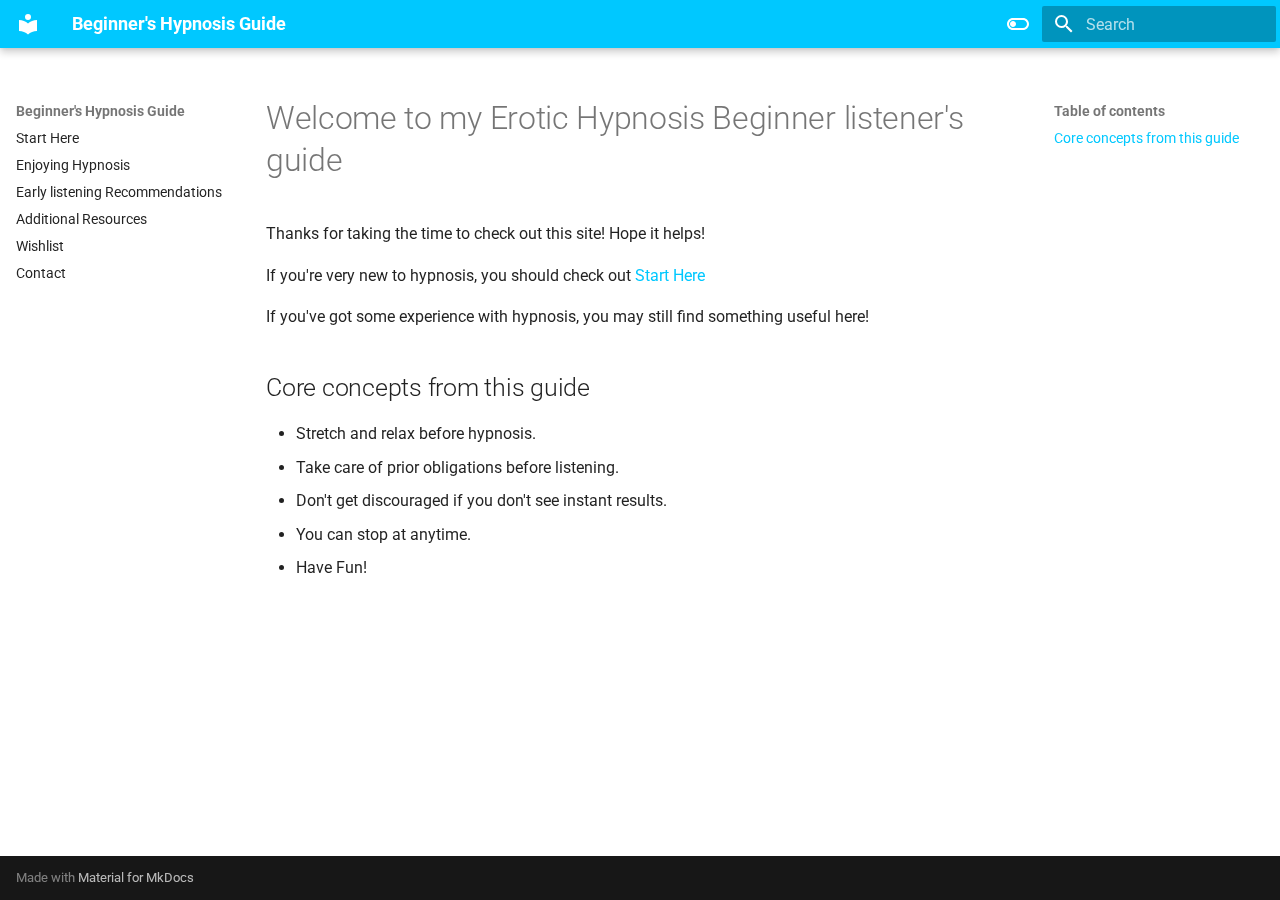
<file: index.html>
<!doctype html>
<html lang="en" class="no-js">
  <head>
    
      <meta charset="utf-8">
      <meta name="viewport" content="width=device-width,initial-scale=1">
      
      
      
      
      
      <link rel="icon" href="assets/images/favicon.png">
      <meta name="generator" content="mkdocs-1.4.3, mkdocs-material-9.1.16">
    
    
      
        <title>Beginner's Hypnosis Guide</title>
      
    
    
      <link rel="stylesheet" href="assets/stylesheets/main.26e3688c.min.css">
      
        
        <link rel="stylesheet" href="assets/stylesheets/palette.ecc896b0.min.css">
      
      

    
    
    
      
        
        
        <link rel="preconnect" href="https://fonts.gstatic.com" crossorigin>
        <link rel="stylesheet" href="https://fonts.googleapis.com/css?family=Roboto:300,300i,400,400i,700,700i%7CRoboto+Mono:400,400i,700,700i&display=fallback">
        <style>:root{--md-text-font:"Roboto";--md-code-font:"Roboto Mono"}</style>
      
    
    
      <link rel="stylesheet" href="Stylesheets/extra.css">
    
    <script>__md_scope=new URL(".",location),__md_hash=e=>[...e].reduce((e,_)=>(e<<5)-e+_.charCodeAt(0),0),__md_get=(e,_=localStorage,t=__md_scope)=>JSON.parse(_.getItem(t.pathname+"."+e)),__md_set=(e,_,t=localStorage,a=__md_scope)=>{try{t.setItem(a.pathname+"."+e,JSON.stringify(_))}catch(e){}}</script>
    
      

    
    
    
  </head>
  
  
    
    
      
    
    
    
    
    <body dir="ltr" data-md-color-scheme="default" data-md-color-primary="indigo" data-md-color-accent="indigo">
  
    
    
      <script>var palette=__md_get("__palette");if(palette&&"object"==typeof palette.color)for(var key of Object.keys(palette.color))document.body.setAttribute("data-md-color-"+key,palette.color[key])</script>
    
    <input class="md-toggle" data-md-toggle="drawer" type="checkbox" id="__drawer" autocomplete="off">
    <input class="md-toggle" data-md-toggle="search" type="checkbox" id="__search" autocomplete="off">
    <label class="md-overlay" for="__drawer"></label>
    <div data-md-component="skip">
      
        
        <a href="#welcome-to-my-erotic-hypnosis-beginner-listeners-guide" class="md-skip">
          Skip to content
        </a>
      
    </div>
    <div data-md-component="announce">
      
    </div>
    
    
      

  

<header class="md-header md-header--shadow" data-md-component="header">
  <nav class="md-header__inner md-grid" aria-label="Header">
    <a href="." title="Beginner&#39;s Hypnosis Guide" class="md-header__button md-logo" aria-label="Beginner's Hypnosis Guide" data-md-component="logo">
      
  
  <svg xmlns="http://www.w3.org/2000/svg" viewBox="0 0 24 24"><path d="M12 8a3 3 0 0 0 3-3 3 3 0 0 0-3-3 3 3 0 0 0-3 3 3 3 0 0 0 3 3m0 3.54C9.64 9.35 6.5 8 3 8v11c3.5 0 6.64 1.35 9 3.54 2.36-2.19 5.5-3.54 9-3.54V8c-3.5 0-6.64 1.35-9 3.54Z"/></svg>

    </a>
    <label class="md-header__button md-icon" for="__drawer">
      <svg xmlns="http://www.w3.org/2000/svg" viewBox="0 0 24 24"><path d="M3 6h18v2H3V6m0 5h18v2H3v-2m0 5h18v2H3v-2Z"/></svg>
    </label>
    <div class="md-header__title" data-md-component="header-title">
      <div class="md-header__ellipsis">
        <div class="md-header__topic">
          <span class="md-ellipsis">
            Beginner's Hypnosis Guide
          </span>
        </div>
        <div class="md-header__topic" data-md-component="header-topic">
          <span class="md-ellipsis">
            
              Welcome to my Erotic Hypnosis Beginner listener's guide
            
          </span>
        </div>
      </div>
    </div>
    
      
        <form class="md-header__option" data-md-component="palette">
          
            
            
            
            <input class="md-option" data-md-color-media="(prefers-color-scheme: light)" data-md-color-scheme="default" data-md-color-primary="indigo" data-md-color-accent="indigo"  aria-label="Switch to dark mode"  type="radio" name="__palette" id="__palette_1">
            
              <label class="md-header__button md-icon" title="Switch to dark mode" for="__palette_2" hidden>
                <svg xmlns="http://www.w3.org/2000/svg" viewBox="0 0 24 24"><path d="M17 6H7c-3.31 0-6 2.69-6 6s2.69 6 6 6h10c3.31 0 6-2.69 6-6s-2.69-6-6-6zm0 10H7c-2.21 0-4-1.79-4-4s1.79-4 4-4h10c2.21 0 4 1.79 4 4s-1.79 4-4 4zM7 9c-1.66 0-3 1.34-3 3s1.34 3 3 3 3-1.34 3-3-1.34-3-3-3z"/></svg>
              </label>
            
          
            
            
            
            <input class="md-option" data-md-color-media="(prefers-color-scheme: dark)" data-md-color-scheme="slate" data-md-color-primary="indigo" data-md-color-accent="indigo"  aria-label="Switch to light mode"  type="radio" name="__palette" id="__palette_2">
            
              <label class="md-header__button md-icon" title="Switch to light mode" for="__palette_1" hidden>
                <svg xmlns="http://www.w3.org/2000/svg" viewBox="0 0 24 24"><path d="M17 7H7a5 5 0 0 0-5 5 5 5 0 0 0 5 5h10a5 5 0 0 0 5-5 5 5 0 0 0-5-5m0 8a3 3 0 0 1-3-3 3 3 0 0 1 3-3 3 3 0 0 1 3 3 3 3 0 0 1-3 3Z"/></svg>
              </label>
            
          
        </form>
      
    
    
    
      <label class="md-header__button md-icon" for="__search">
        <svg xmlns="http://www.w3.org/2000/svg" viewBox="0 0 24 24"><path d="M9.5 3A6.5 6.5 0 0 1 16 9.5c0 1.61-.59 3.09-1.56 4.23l.27.27h.79l5 5-1.5 1.5-5-5v-.79l-.27-.27A6.516 6.516 0 0 1 9.5 16 6.5 6.5 0 0 1 3 9.5 6.5 6.5 0 0 1 9.5 3m0 2C7 5 5 7 5 9.5S7 14 9.5 14 14 12 14 9.5 12 5 9.5 5Z"/></svg>
      </label>
      <div class="md-search" data-md-component="search" role="dialog">
  <label class="md-search__overlay" for="__search"></label>
  <div class="md-search__inner" role="search">
    <form class="md-search__form" name="search">
      <input type="text" class="md-search__input" name="query" aria-label="Search" placeholder="Search" autocapitalize="off" autocorrect="off" autocomplete="off" spellcheck="false" data-md-component="search-query" required>
      <label class="md-search__icon md-icon" for="__search">
        <svg xmlns="http://www.w3.org/2000/svg" viewBox="0 0 24 24"><path d="M9.5 3A6.5 6.5 0 0 1 16 9.5c0 1.61-.59 3.09-1.56 4.23l.27.27h.79l5 5-1.5 1.5-5-5v-.79l-.27-.27A6.516 6.516 0 0 1 9.5 16 6.5 6.5 0 0 1 3 9.5 6.5 6.5 0 0 1 9.5 3m0 2C7 5 5 7 5 9.5S7 14 9.5 14 14 12 14 9.5 12 5 9.5 5Z"/></svg>
        <svg xmlns="http://www.w3.org/2000/svg" viewBox="0 0 24 24"><path d="M20 11v2H8l5.5 5.5-1.42 1.42L4.16 12l7.92-7.92L13.5 5.5 8 11h12Z"/></svg>
      </label>
      <nav class="md-search__options" aria-label="Search">
        
        <button type="reset" class="md-search__icon md-icon" title="Clear" aria-label="Clear" tabindex="-1">
          <svg xmlns="http://www.w3.org/2000/svg" viewBox="0 0 24 24"><path d="M19 6.41 17.59 5 12 10.59 6.41 5 5 6.41 10.59 12 5 17.59 6.41 19 12 13.41 17.59 19 19 17.59 13.41 12 19 6.41Z"/></svg>
        </button>
      </nav>
      
    </form>
    <div class="md-search__output">
      <div class="md-search__scrollwrap" data-md-scrollfix>
        <div class="md-search-result" data-md-component="search-result">
          <div class="md-search-result__meta">
            Initializing search
          </div>
          <ol class="md-search-result__list" role="presentation"></ol>
        </div>
      </div>
    </div>
  </div>
</div>
    
    
  </nav>
  
</header>
    
    <div class="md-container" data-md-component="container">
      
      
        
          
        
      
      <main class="md-main" data-md-component="main">
        <div class="md-main__inner md-grid">
          
            
              
              <div class="md-sidebar md-sidebar--primary" data-md-component="sidebar" data-md-type="navigation" >
                <div class="md-sidebar__scrollwrap">
                  <div class="md-sidebar__inner">
                    


<nav class="md-nav md-nav--primary" aria-label="Navigation" data-md-level="0">
  <label class="md-nav__title" for="__drawer">
    <a href="." title="Beginner&#39;s Hypnosis Guide" class="md-nav__button md-logo" aria-label="Beginner's Hypnosis Guide" data-md-component="logo">
      
  
  <svg xmlns="http://www.w3.org/2000/svg" viewBox="0 0 24 24"><path d="M12 8a3 3 0 0 0 3-3 3 3 0 0 0-3-3 3 3 0 0 0-3 3 3 3 0 0 0 3 3m0 3.54C9.64 9.35 6.5 8 3 8v11c3.5 0 6.64 1.35 9 3.54 2.36-2.19 5.5-3.54 9-3.54V8c-3.5 0-6.64 1.35-9 3.54Z"/></svg>

    </a>
    Beginner's Hypnosis Guide
  </label>
  
  <ul class="md-nav__list" data-md-scrollfix>
    
      
      
      

  
  
  
    <li class="md-nav__item">
      <a href="Start/" class="md-nav__link">
        Start Here
      </a>
    </li>
  

    
      
      
      

  
  
  
    <li class="md-nav__item">
      <a href="EH/" class="md-nav__link">
        Enjoying Hypnosis
      </a>
    </li>
  

    
      
      
      

  
  
  
    <li class="md-nav__item">
      <a href="ELR/" class="md-nav__link">
        Early listening Recommendations
      </a>
    </li>
  

    
      
      
      

  
  
  
    <li class="md-nav__item">
      <a href="AdditionalResources/" class="md-nav__link">
        Additional Resources
      </a>
    </li>
  

    
      
      
      

  
  
  
    <li class="md-nav__item">
      <a href="Wishlist/" class="md-nav__link">
        Wishlist
      </a>
    </li>
  

    
      
      
      

  
  
  
    <li class="md-nav__item">
      <a href="Contact/" class="md-nav__link">
        Contact
      </a>
    </li>
  

    
  </ul>
</nav>
                  </div>
                </div>
              </div>
            
            
              
              <div class="md-sidebar md-sidebar--secondary" data-md-component="sidebar" data-md-type="toc" >
                <div class="md-sidebar__scrollwrap">
                  <div class="md-sidebar__inner">
                    

<nav class="md-nav md-nav--secondary" aria-label="Table of contents">
  
  
  
    
  
  
    <label class="md-nav__title" for="__toc">
      <span class="md-nav__icon md-icon"></span>
      Table of contents
    </label>
    <ul class="md-nav__list" data-md-component="toc" data-md-scrollfix>
      
        <li class="md-nav__item">
  <a href="#core-concepts-from-this-guide" class="md-nav__link">
    Core concepts from this guide
  </a>
  
</li>
      
    </ul>
  
</nav>
                  </div>
                </div>
              </div>
            
          
          
            <div class="md-content" data-md-component="content">
              <article class="md-content__inner md-typeset">
                
                  


<h1 id="welcome-to-my-erotic-hypnosis-beginner-listeners-guide">Welcome to my Erotic Hypnosis Beginner listener's guide</h1>
<p>Thanks for taking the time to check out this site! Hope it helps!</p>
<p>If you're very new to hypnosis, you should check out <a href="Start/">Start Here</a></p>
<p>If you've got some experience with hypnosis, you may still find something useful here!</p>
<h2 id="core-concepts-from-this-guide">Core concepts from this guide</h2>
<ul>
<li>Stretch and relax before hypnosis.</li>
<li>Take care of prior obligations before listening.</li>
<li>Don't get discouraged if you don't see instant results.</li>
<li>You can stop at anytime.</li>
<li>Have Fun!</li>
</ul>





                
              </article>
            </div>
          
          
        </div>
        
      </main>
      
        <footer class="md-footer">
  
  <div class="md-footer-meta md-typeset">
    <div class="md-footer-meta__inner md-grid">
      <div class="md-copyright">
  
  
    Made with
    <a href="https://squidfunk.github.io/mkdocs-material/" target="_blank" rel="noopener">
      Material for MkDocs
    </a>
  
</div>
      
    </div>
  </div>
</footer>
      
    </div>
    <div class="md-dialog" data-md-component="dialog">
      <div class="md-dialog__inner md-typeset"></div>
    </div>
    
    <script id="__config" type="application/json">{"base": ".", "features": ["navagation.instant", "navagation.tracking", "navagation.tabs"], "search": "assets/javascripts/workers/search.208ed371.min.js", "translations": {"clipboard.copied": "Copied to clipboard", "clipboard.copy": "Copy to clipboard", "search.result.more.one": "1 more on this page", "search.result.more.other": "# more on this page", "search.result.none": "No matching documents", "search.result.one": "1 matching document", "search.result.other": "# matching documents", "search.result.placeholder": "Type to start searching", "search.result.term.missing": "Missing", "select.version": "Select version"}}</script>
    
    
      <script src="assets/javascripts/bundle.a51614de.min.js"></script>
      
    
  </body>
</html>
</file>
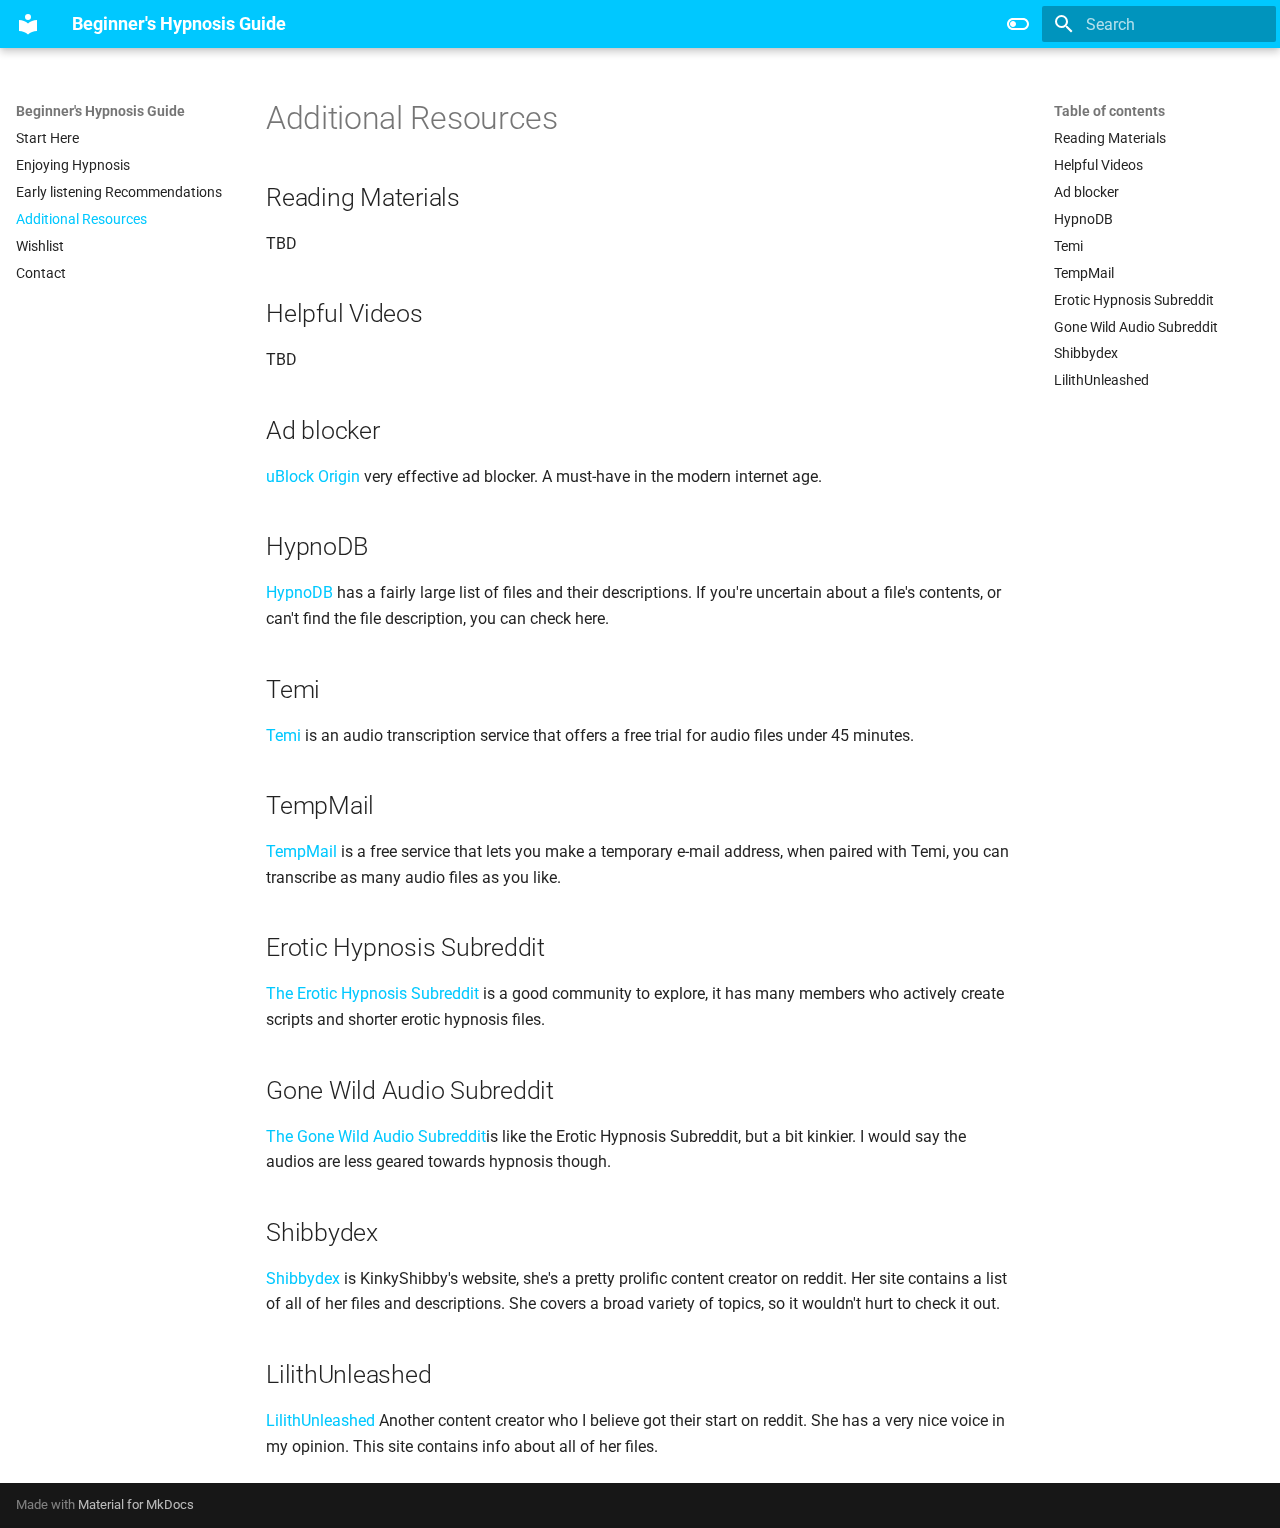
<file: AdditionalResources/index.html>
<!doctype html>
<html lang="en" class="no-js">
  <head>
    
      <meta charset="utf-8">
      <meta name="viewport" content="width=device-width,initial-scale=1">
      
      
      
      
        <link rel="prev" href="../ELR/">
      
      
        <link rel="next" href="../Wishlist/">
      
      <link rel="icon" href="../assets/images/favicon.png">
      <meta name="generator" content="mkdocs-1.4.3, mkdocs-material-9.1.16">
    
    
      
        <title>Additional Resources - Beginner's Hypnosis Guide</title>
      
    
    
      <link rel="stylesheet" href="../assets/stylesheets/main.26e3688c.min.css">
      
        
        <link rel="stylesheet" href="../assets/stylesheets/palette.ecc896b0.min.css">
      
      

    
    
    
      
        
        
        <link rel="preconnect" href="https://fonts.gstatic.com" crossorigin>
        <link rel="stylesheet" href="https://fonts.googleapis.com/css?family=Roboto:300,300i,400,400i,700,700i%7CRoboto+Mono:400,400i,700,700i&display=fallback">
        <style>:root{--md-text-font:"Roboto";--md-code-font:"Roboto Mono"}</style>
      
    
    
      <link rel="stylesheet" href="../Stylesheets/extra.css">
    
    <script>__md_scope=new URL("..",location),__md_hash=e=>[...e].reduce((e,_)=>(e<<5)-e+_.charCodeAt(0),0),__md_get=(e,_=localStorage,t=__md_scope)=>JSON.parse(_.getItem(t.pathname+"."+e)),__md_set=(e,_,t=localStorage,a=__md_scope)=>{try{t.setItem(a.pathname+"."+e,JSON.stringify(_))}catch(e){}}</script>
    
      

    
    
    
  </head>
  
  
    
    
      
    
    
    
    
    <body dir="ltr" data-md-color-scheme="default" data-md-color-primary="indigo" data-md-color-accent="indigo">
  
    
    
      <script>var palette=__md_get("__palette");if(palette&&"object"==typeof palette.color)for(var key of Object.keys(palette.color))document.body.setAttribute("data-md-color-"+key,palette.color[key])</script>
    
    <input class="md-toggle" data-md-toggle="drawer" type="checkbox" id="__drawer" autocomplete="off">
    <input class="md-toggle" data-md-toggle="search" type="checkbox" id="__search" autocomplete="off">
    <label class="md-overlay" for="__drawer"></label>
    <div data-md-component="skip">
      
        
        <a href="#additional-resources" class="md-skip">
          Skip to content
        </a>
      
    </div>
    <div data-md-component="announce">
      
    </div>
    
    
      

  

<header class="md-header md-header--shadow" data-md-component="header">
  <nav class="md-header__inner md-grid" aria-label="Header">
    <a href=".." title="Beginner&#39;s Hypnosis Guide" class="md-header__button md-logo" aria-label="Beginner's Hypnosis Guide" data-md-component="logo">
      
  
  <svg xmlns="http://www.w3.org/2000/svg" viewBox="0 0 24 24"><path d="M12 8a3 3 0 0 0 3-3 3 3 0 0 0-3-3 3 3 0 0 0-3 3 3 3 0 0 0 3 3m0 3.54C9.64 9.35 6.5 8 3 8v11c3.5 0 6.64 1.35 9 3.54 2.36-2.19 5.5-3.54 9-3.54V8c-3.5 0-6.64 1.35-9 3.54Z"/></svg>

    </a>
    <label class="md-header__button md-icon" for="__drawer">
      <svg xmlns="http://www.w3.org/2000/svg" viewBox="0 0 24 24"><path d="M3 6h18v2H3V6m0 5h18v2H3v-2m0 5h18v2H3v-2Z"/></svg>
    </label>
    <div class="md-header__title" data-md-component="header-title">
      <div class="md-header__ellipsis">
        <div class="md-header__topic">
          <span class="md-ellipsis">
            Beginner's Hypnosis Guide
          </span>
        </div>
        <div class="md-header__topic" data-md-component="header-topic">
          <span class="md-ellipsis">
            
              Additional Resources
            
          </span>
        </div>
      </div>
    </div>
    
      
        <form class="md-header__option" data-md-component="palette">
          
            
            
            
            <input class="md-option" data-md-color-media="(prefers-color-scheme: light)" data-md-color-scheme="default" data-md-color-primary="indigo" data-md-color-accent="indigo"  aria-label="Switch to dark mode"  type="radio" name="__palette" id="__palette_1">
            
              <label class="md-header__button md-icon" title="Switch to dark mode" for="__palette_2" hidden>
                <svg xmlns="http://www.w3.org/2000/svg" viewBox="0 0 24 24"><path d="M17 6H7c-3.31 0-6 2.69-6 6s2.69 6 6 6h10c3.31 0 6-2.69 6-6s-2.69-6-6-6zm0 10H7c-2.21 0-4-1.79-4-4s1.79-4 4-4h10c2.21 0 4 1.79 4 4s-1.79 4-4 4zM7 9c-1.66 0-3 1.34-3 3s1.34 3 3 3 3-1.34 3-3-1.34-3-3-3z"/></svg>
              </label>
            
          
            
            
            
            <input class="md-option" data-md-color-media="(prefers-color-scheme: dark)" data-md-color-scheme="slate" data-md-color-primary="indigo" data-md-color-accent="indigo"  aria-label="Switch to light mode"  type="radio" name="__palette" id="__palette_2">
            
              <label class="md-header__button md-icon" title="Switch to light mode" for="__palette_1" hidden>
                <svg xmlns="http://www.w3.org/2000/svg" viewBox="0 0 24 24"><path d="M17 7H7a5 5 0 0 0-5 5 5 5 0 0 0 5 5h10a5 5 0 0 0 5-5 5 5 0 0 0-5-5m0 8a3 3 0 0 1-3-3 3 3 0 0 1 3-3 3 3 0 0 1 3 3 3 3 0 0 1-3 3Z"/></svg>
              </label>
            
          
        </form>
      
    
    
    
      <label class="md-header__button md-icon" for="__search">
        <svg xmlns="http://www.w3.org/2000/svg" viewBox="0 0 24 24"><path d="M9.5 3A6.5 6.5 0 0 1 16 9.5c0 1.61-.59 3.09-1.56 4.23l.27.27h.79l5 5-1.5 1.5-5-5v-.79l-.27-.27A6.516 6.516 0 0 1 9.5 16 6.5 6.5 0 0 1 3 9.5 6.5 6.5 0 0 1 9.5 3m0 2C7 5 5 7 5 9.5S7 14 9.5 14 14 12 14 9.5 12 5 9.5 5Z"/></svg>
      </label>
      <div class="md-search" data-md-component="search" role="dialog">
  <label class="md-search__overlay" for="__search"></label>
  <div class="md-search__inner" role="search">
    <form class="md-search__form" name="search">
      <input type="text" class="md-search__input" name="query" aria-label="Search" placeholder="Search" autocapitalize="off" autocorrect="off" autocomplete="off" spellcheck="false" data-md-component="search-query" required>
      <label class="md-search__icon md-icon" for="__search">
        <svg xmlns="http://www.w3.org/2000/svg" viewBox="0 0 24 24"><path d="M9.5 3A6.5 6.5 0 0 1 16 9.5c0 1.61-.59 3.09-1.56 4.23l.27.27h.79l5 5-1.5 1.5-5-5v-.79l-.27-.27A6.516 6.516 0 0 1 9.5 16 6.5 6.5 0 0 1 3 9.5 6.5 6.5 0 0 1 9.5 3m0 2C7 5 5 7 5 9.5S7 14 9.5 14 14 12 14 9.5 12 5 9.5 5Z"/></svg>
        <svg xmlns="http://www.w3.org/2000/svg" viewBox="0 0 24 24"><path d="M20 11v2H8l5.5 5.5-1.42 1.42L4.16 12l7.92-7.92L13.5 5.5 8 11h12Z"/></svg>
      </label>
      <nav class="md-search__options" aria-label="Search">
        
        <button type="reset" class="md-search__icon md-icon" title="Clear" aria-label="Clear" tabindex="-1">
          <svg xmlns="http://www.w3.org/2000/svg" viewBox="0 0 24 24"><path d="M19 6.41 17.59 5 12 10.59 6.41 5 5 6.41 10.59 12 5 17.59 6.41 19 12 13.41 17.59 19 19 17.59 13.41 12 19 6.41Z"/></svg>
        </button>
      </nav>
      
    </form>
    <div class="md-search__output">
      <div class="md-search__scrollwrap" data-md-scrollfix>
        <div class="md-search-result" data-md-component="search-result">
          <div class="md-search-result__meta">
            Initializing search
          </div>
          <ol class="md-search-result__list" role="presentation"></ol>
        </div>
      </div>
    </div>
  </div>
</div>
    
    
  </nav>
  
</header>
    
    <div class="md-container" data-md-component="container">
      
      
        
          
        
      
      <main class="md-main" data-md-component="main">
        <div class="md-main__inner md-grid">
          
            
              
              <div class="md-sidebar md-sidebar--primary" data-md-component="sidebar" data-md-type="navigation" >
                <div class="md-sidebar__scrollwrap">
                  <div class="md-sidebar__inner">
                    


<nav class="md-nav md-nav--primary" aria-label="Navigation" data-md-level="0">
  <label class="md-nav__title" for="__drawer">
    <a href=".." title="Beginner&#39;s Hypnosis Guide" class="md-nav__button md-logo" aria-label="Beginner's Hypnosis Guide" data-md-component="logo">
      
  
  <svg xmlns="http://www.w3.org/2000/svg" viewBox="0 0 24 24"><path d="M12 8a3 3 0 0 0 3-3 3 3 0 0 0-3-3 3 3 0 0 0-3 3 3 3 0 0 0 3 3m0 3.54C9.64 9.35 6.5 8 3 8v11c3.5 0 6.64 1.35 9 3.54 2.36-2.19 5.5-3.54 9-3.54V8c-3.5 0-6.64 1.35-9 3.54Z"/></svg>

    </a>
    Beginner's Hypnosis Guide
  </label>
  
  <ul class="md-nav__list" data-md-scrollfix>
    
      
      
      

  
  
  
    <li class="md-nav__item">
      <a href="../Start/" class="md-nav__link">
        Start Here
      </a>
    </li>
  

    
      
      
      

  
  
  
    <li class="md-nav__item">
      <a href="../EH/" class="md-nav__link">
        Enjoying Hypnosis
      </a>
    </li>
  

    
      
      
      

  
  
  
    <li class="md-nav__item">
      <a href="../ELR/" class="md-nav__link">
        Early listening Recommendations
      </a>
    </li>
  

    
      
      
      

  
  
    
  
  
    <li class="md-nav__item md-nav__item--active">
      
      <input class="md-nav__toggle md-toggle" type="checkbox" id="__toc">
      
      
        
      
      
        <label class="md-nav__link md-nav__link--active" for="__toc">
          Additional Resources
          <span class="md-nav__icon md-icon"></span>
        </label>
      
      <a href="./" class="md-nav__link md-nav__link--active">
        Additional Resources
      </a>
      
        

<nav class="md-nav md-nav--secondary" aria-label="Table of contents">
  
  
  
    
  
  
    <label class="md-nav__title" for="__toc">
      <span class="md-nav__icon md-icon"></span>
      Table of contents
    </label>
    <ul class="md-nav__list" data-md-component="toc" data-md-scrollfix>
      
        <li class="md-nav__item">
  <a href="#reading-materials" class="md-nav__link">
    Reading Materials
  </a>
  
</li>
      
        <li class="md-nav__item">
  <a href="#helpful-videos" class="md-nav__link">
    Helpful Videos
  </a>
  
</li>
      
        <li class="md-nav__item">
  <a href="#ad-blocker" class="md-nav__link">
    Ad blocker
  </a>
  
</li>
      
        <li class="md-nav__item">
  <a href="#hypnodb" class="md-nav__link">
    HypnoDB
  </a>
  
</li>
      
        <li class="md-nav__item">
  <a href="#temi" class="md-nav__link">
    Temi
  </a>
  
</li>
      
        <li class="md-nav__item">
  <a href="#tempmail" class="md-nav__link">
    TempMail
  </a>
  
</li>
      
        <li class="md-nav__item">
  <a href="#erotic-hypnosis-subreddit" class="md-nav__link">
    Erotic Hypnosis Subreddit
  </a>
  
</li>
      
        <li class="md-nav__item">
  <a href="#gone-wild-audio-subreddit" class="md-nav__link">
    Gone Wild Audio Subreddit
  </a>
  
</li>
      
        <li class="md-nav__item">
  <a href="#shibbydex" class="md-nav__link">
    Shibbydex
  </a>
  
</li>
      
        <li class="md-nav__item">
  <a href="#lilithunleashed" class="md-nav__link">
    LilithUnleashed
  </a>
  
</li>
      
    </ul>
  
</nav>
      
    </li>
  

    
      
      
      

  
  
  
    <li class="md-nav__item">
      <a href="../Wishlist/" class="md-nav__link">
        Wishlist
      </a>
    </li>
  

    
      
      
      

  
  
  
    <li class="md-nav__item">
      <a href="../Contact/" class="md-nav__link">
        Contact
      </a>
    </li>
  

    
  </ul>
</nav>
                  </div>
                </div>
              </div>
            
            
              
              <div class="md-sidebar md-sidebar--secondary" data-md-component="sidebar" data-md-type="toc" >
                <div class="md-sidebar__scrollwrap">
                  <div class="md-sidebar__inner">
                    

<nav class="md-nav md-nav--secondary" aria-label="Table of contents">
  
  
  
    
  
  
    <label class="md-nav__title" for="__toc">
      <span class="md-nav__icon md-icon"></span>
      Table of contents
    </label>
    <ul class="md-nav__list" data-md-component="toc" data-md-scrollfix>
      
        <li class="md-nav__item">
  <a href="#reading-materials" class="md-nav__link">
    Reading Materials
  </a>
  
</li>
      
        <li class="md-nav__item">
  <a href="#helpful-videos" class="md-nav__link">
    Helpful Videos
  </a>
  
</li>
      
        <li class="md-nav__item">
  <a href="#ad-blocker" class="md-nav__link">
    Ad blocker
  </a>
  
</li>
      
        <li class="md-nav__item">
  <a href="#hypnodb" class="md-nav__link">
    HypnoDB
  </a>
  
</li>
      
        <li class="md-nav__item">
  <a href="#temi" class="md-nav__link">
    Temi
  </a>
  
</li>
      
        <li class="md-nav__item">
  <a href="#tempmail" class="md-nav__link">
    TempMail
  </a>
  
</li>
      
        <li class="md-nav__item">
  <a href="#erotic-hypnosis-subreddit" class="md-nav__link">
    Erotic Hypnosis Subreddit
  </a>
  
</li>
      
        <li class="md-nav__item">
  <a href="#gone-wild-audio-subreddit" class="md-nav__link">
    Gone Wild Audio Subreddit
  </a>
  
</li>
      
        <li class="md-nav__item">
  <a href="#shibbydex" class="md-nav__link">
    Shibbydex
  </a>
  
</li>
      
        <li class="md-nav__item">
  <a href="#lilithunleashed" class="md-nav__link">
    LilithUnleashed
  </a>
  
</li>
      
    </ul>
  
</nav>
                  </div>
                </div>
              </div>
            
          
          
            <div class="md-content" data-md-component="content">
              <article class="md-content__inner md-typeset">
                
                  


<h1 id="additional-resources">Additional Resources</h1>
<h2 id="reading-materials">Reading Materials</h2>
<p>TBD</p>
<h2 id="helpful-videos">Helpful Videos</h2>
<p>TBD</p>
<h2 id="ad-blocker">Ad blocker</h2>
<p><a href="https://ublockorigin.com/">uBlock Origin</a> very effective ad blocker. A must-have in the modern internet age.</p>
<h2 id="hypnodb">HypnoDB</h2>
<p><a href="https://hypnodb.com">HypnoDB</a> has a fairly large list of files and their descriptions. If you're uncertain about a file's contents, or can't find the file description, you can check here.</p>
<h2 id="temi">Temi</h2>
<p><a href="https://temi.com">Temi</a> is an audio transcription service that offers a free trial for audio files under 45 minutes.</p>
<h2 id="tempmail">TempMail</h2>
<p><a href="https://temp-mail.org">TempMail</a> is a free service that lets you make a temporary e-mail address, when paired with Temi, you can transcribe as many audio files as you like.</p>
<h2 id="erotic-hypnosis-subreddit">Erotic Hypnosis Subreddit</h2>
<p><a href="https://www.reddit.com/r/EroticHypnosis/">The Erotic Hypnosis Subreddit</a> is a good community to explore, it has many members who actively create scripts and shorter erotic hypnosis files.</p>
<h2 id="gone-wild-audio-subreddit">Gone Wild Audio Subreddit</h2>
<p><a href="https://www.reddit.com/r/GoneWildAudio/">The Gone Wild Audio Subreddit</a>is like the Erotic Hypnosis Subreddit, but a bit kinkier. I would say the audios are less geared towards hypnosis though.</p>
<h2 id="shibbydex">Shibbydex</h2>
<p><a href="https://shibbydex.com/">Shibbydex</a> is KinkyShibby's website, she's a pretty prolific content creator on reddit. Her site contains a list of all of her files and descriptions. She covers a broad variety of topics, so it wouldn't hurt to check it out.</p>
<h2 id="lilithunleashed">LilithUnleashed</h2>
<p><a href="https://lilithunleashed.net/">LilithUnleashed</a> Another content creator who I believe got their start on reddit. She has a very nice voice in my opinion. This site contains info about all of her files.</p>





                
              </article>
            </div>
          
          
        </div>
        
      </main>
      
        <footer class="md-footer">
  
  <div class="md-footer-meta md-typeset">
    <div class="md-footer-meta__inner md-grid">
      <div class="md-copyright">
  
  
    Made with
    <a href="https://squidfunk.github.io/mkdocs-material/" target="_blank" rel="noopener">
      Material for MkDocs
    </a>
  
</div>
      
    </div>
  </div>
</footer>
      
    </div>
    <div class="md-dialog" data-md-component="dialog">
      <div class="md-dialog__inner md-typeset"></div>
    </div>
    
    <script id="__config" type="application/json">{"base": "..", "features": ["navagation.instant", "navagation.tracking", "navagation.tabs"], "search": "../assets/javascripts/workers/search.208ed371.min.js", "translations": {"clipboard.copied": "Copied to clipboard", "clipboard.copy": "Copy to clipboard", "search.result.more.one": "1 more on this page", "search.result.more.other": "# more on this page", "search.result.none": "No matching documents", "search.result.one": "1 matching document", "search.result.other": "# matching documents", "search.result.placeholder": "Type to start searching", "search.result.term.missing": "Missing", "select.version": "Select version"}}</script>
    
    
      <script src="../assets/javascripts/bundle.a51614de.min.js"></script>
      
    
  </body>
</html>
</file>
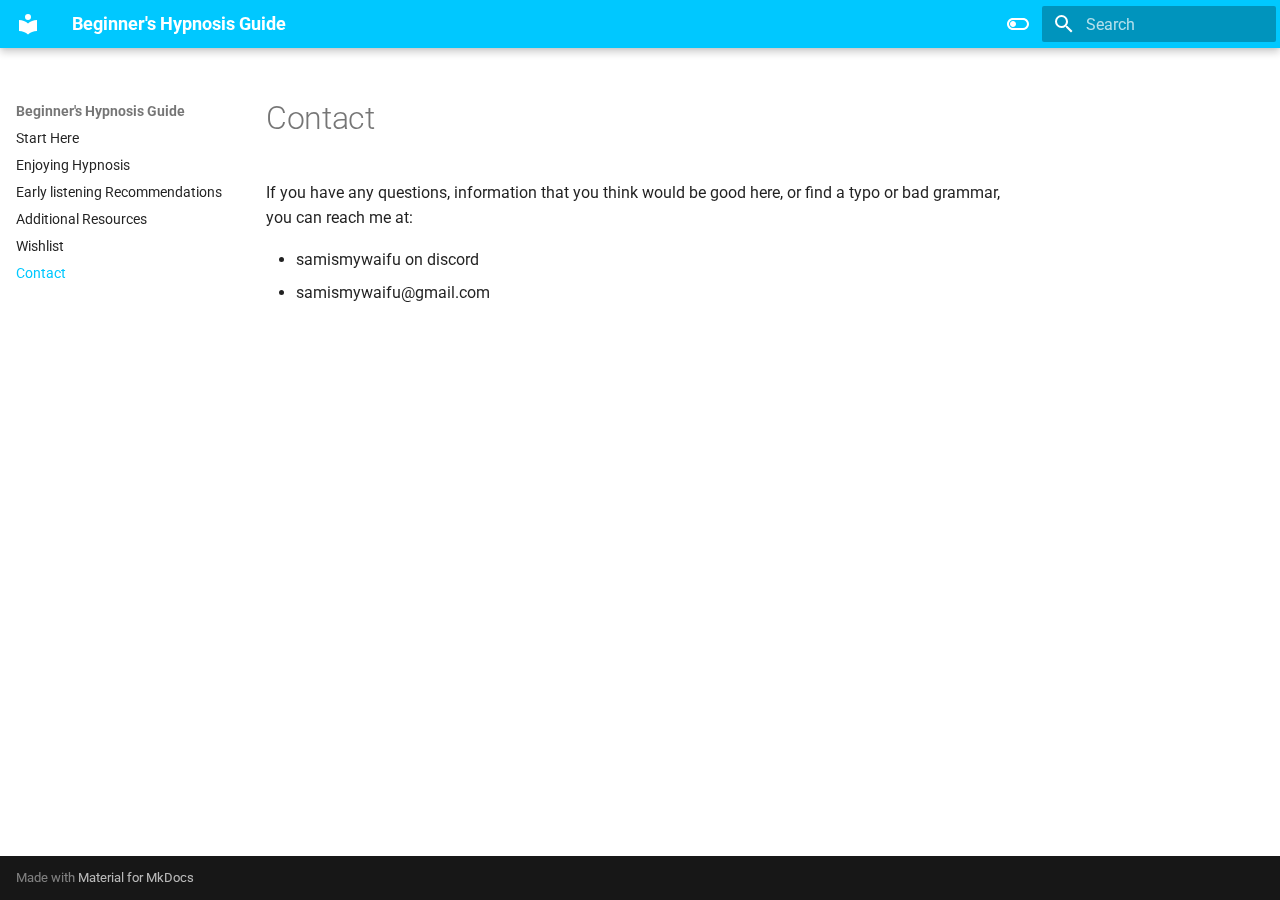
<file: Contact/index.html>
<!doctype html>
<html lang="en" class="no-js">
  <head>
    
      <meta charset="utf-8">
      <meta name="viewport" content="width=device-width,initial-scale=1">
      
      
      
      
        <link rel="prev" href="../Wishlist/">
      
      
      <link rel="icon" href="../assets/images/favicon.png">
      <meta name="generator" content="mkdocs-1.4.3, mkdocs-material-9.1.16">
    
    
      
        <title>Contact - Beginner's Hypnosis Guide</title>
      
    
    
      <link rel="stylesheet" href="../assets/stylesheets/main.26e3688c.min.css">
      
        
        <link rel="stylesheet" href="../assets/stylesheets/palette.ecc896b0.min.css">
      
      

    
    
    
      
        
        
        <link rel="preconnect" href="https://fonts.gstatic.com" crossorigin>
        <link rel="stylesheet" href="https://fonts.googleapis.com/css?family=Roboto:300,300i,400,400i,700,700i%7CRoboto+Mono:400,400i,700,700i&display=fallback">
        <style>:root{--md-text-font:"Roboto";--md-code-font:"Roboto Mono"}</style>
      
    
    
      <link rel="stylesheet" href="../Stylesheets/extra.css">
    
    <script>__md_scope=new URL("..",location),__md_hash=e=>[...e].reduce((e,_)=>(e<<5)-e+_.charCodeAt(0),0),__md_get=(e,_=localStorage,t=__md_scope)=>JSON.parse(_.getItem(t.pathname+"."+e)),__md_set=(e,_,t=localStorage,a=__md_scope)=>{try{t.setItem(a.pathname+"."+e,JSON.stringify(_))}catch(e){}}</script>
    
      

    
    
    
  </head>
  
  
    
    
      
    
    
    
    
    <body dir="ltr" data-md-color-scheme="default" data-md-color-primary="indigo" data-md-color-accent="indigo">
  
    
    
      <script>var palette=__md_get("__palette");if(palette&&"object"==typeof palette.color)for(var key of Object.keys(palette.color))document.body.setAttribute("data-md-color-"+key,palette.color[key])</script>
    
    <input class="md-toggle" data-md-toggle="drawer" type="checkbox" id="__drawer" autocomplete="off">
    <input class="md-toggle" data-md-toggle="search" type="checkbox" id="__search" autocomplete="off">
    <label class="md-overlay" for="__drawer"></label>
    <div data-md-component="skip">
      
        
        <a href="#contact" class="md-skip">
          Skip to content
        </a>
      
    </div>
    <div data-md-component="announce">
      
    </div>
    
    
      

  

<header class="md-header md-header--shadow" data-md-component="header">
  <nav class="md-header__inner md-grid" aria-label="Header">
    <a href=".." title="Beginner&#39;s Hypnosis Guide" class="md-header__button md-logo" aria-label="Beginner's Hypnosis Guide" data-md-component="logo">
      
  
  <svg xmlns="http://www.w3.org/2000/svg" viewBox="0 0 24 24"><path d="M12 8a3 3 0 0 0 3-3 3 3 0 0 0-3-3 3 3 0 0 0-3 3 3 3 0 0 0 3 3m0 3.54C9.64 9.35 6.5 8 3 8v11c3.5 0 6.64 1.35 9 3.54 2.36-2.19 5.5-3.54 9-3.54V8c-3.5 0-6.64 1.35-9 3.54Z"/></svg>

    </a>
    <label class="md-header__button md-icon" for="__drawer">
      <svg xmlns="http://www.w3.org/2000/svg" viewBox="0 0 24 24"><path d="M3 6h18v2H3V6m0 5h18v2H3v-2m0 5h18v2H3v-2Z"/></svg>
    </label>
    <div class="md-header__title" data-md-component="header-title">
      <div class="md-header__ellipsis">
        <div class="md-header__topic">
          <span class="md-ellipsis">
            Beginner's Hypnosis Guide
          </span>
        </div>
        <div class="md-header__topic" data-md-component="header-topic">
          <span class="md-ellipsis">
            
              Contact
            
          </span>
        </div>
      </div>
    </div>
    
      
        <form class="md-header__option" data-md-component="palette">
          
            
            
            
            <input class="md-option" data-md-color-media="(prefers-color-scheme: light)" data-md-color-scheme="default" data-md-color-primary="indigo" data-md-color-accent="indigo"  aria-label="Switch to dark mode"  type="radio" name="__palette" id="__palette_1">
            
              <label class="md-header__button md-icon" title="Switch to dark mode" for="__palette_2" hidden>
                <svg xmlns="http://www.w3.org/2000/svg" viewBox="0 0 24 24"><path d="M17 6H7c-3.31 0-6 2.69-6 6s2.69 6 6 6h10c3.31 0 6-2.69 6-6s-2.69-6-6-6zm0 10H7c-2.21 0-4-1.79-4-4s1.79-4 4-4h10c2.21 0 4 1.79 4 4s-1.79 4-4 4zM7 9c-1.66 0-3 1.34-3 3s1.34 3 3 3 3-1.34 3-3-1.34-3-3-3z"/></svg>
              </label>
            
          
            
            
            
            <input class="md-option" data-md-color-media="(prefers-color-scheme: dark)" data-md-color-scheme="slate" data-md-color-primary="indigo" data-md-color-accent="indigo"  aria-label="Switch to light mode"  type="radio" name="__palette" id="__palette_2">
            
              <label class="md-header__button md-icon" title="Switch to light mode" for="__palette_1" hidden>
                <svg xmlns="http://www.w3.org/2000/svg" viewBox="0 0 24 24"><path d="M17 7H7a5 5 0 0 0-5 5 5 5 0 0 0 5 5h10a5 5 0 0 0 5-5 5 5 0 0 0-5-5m0 8a3 3 0 0 1-3-3 3 3 0 0 1 3-3 3 3 0 0 1 3 3 3 3 0 0 1-3 3Z"/></svg>
              </label>
            
          
        </form>
      
    
    
    
      <label class="md-header__button md-icon" for="__search">
        <svg xmlns="http://www.w3.org/2000/svg" viewBox="0 0 24 24"><path d="M9.5 3A6.5 6.5 0 0 1 16 9.5c0 1.61-.59 3.09-1.56 4.23l.27.27h.79l5 5-1.5 1.5-5-5v-.79l-.27-.27A6.516 6.516 0 0 1 9.5 16 6.5 6.5 0 0 1 3 9.5 6.5 6.5 0 0 1 9.5 3m0 2C7 5 5 7 5 9.5S7 14 9.5 14 14 12 14 9.5 12 5 9.5 5Z"/></svg>
      </label>
      <div class="md-search" data-md-component="search" role="dialog">
  <label class="md-search__overlay" for="__search"></label>
  <div class="md-search__inner" role="search">
    <form class="md-search__form" name="search">
      <input type="text" class="md-search__input" name="query" aria-label="Search" placeholder="Search" autocapitalize="off" autocorrect="off" autocomplete="off" spellcheck="false" data-md-component="search-query" required>
      <label class="md-search__icon md-icon" for="__search">
        <svg xmlns="http://www.w3.org/2000/svg" viewBox="0 0 24 24"><path d="M9.5 3A6.5 6.5 0 0 1 16 9.5c0 1.61-.59 3.09-1.56 4.23l.27.27h.79l5 5-1.5 1.5-5-5v-.79l-.27-.27A6.516 6.516 0 0 1 9.5 16 6.5 6.5 0 0 1 3 9.5 6.5 6.5 0 0 1 9.5 3m0 2C7 5 5 7 5 9.5S7 14 9.5 14 14 12 14 9.5 12 5 9.5 5Z"/></svg>
        <svg xmlns="http://www.w3.org/2000/svg" viewBox="0 0 24 24"><path d="M20 11v2H8l5.5 5.5-1.42 1.42L4.16 12l7.92-7.92L13.5 5.5 8 11h12Z"/></svg>
      </label>
      <nav class="md-search__options" aria-label="Search">
        
        <button type="reset" class="md-search__icon md-icon" title="Clear" aria-label="Clear" tabindex="-1">
          <svg xmlns="http://www.w3.org/2000/svg" viewBox="0 0 24 24"><path d="M19 6.41 17.59 5 12 10.59 6.41 5 5 6.41 10.59 12 5 17.59 6.41 19 12 13.41 17.59 19 19 17.59 13.41 12 19 6.41Z"/></svg>
        </button>
      </nav>
      
    </form>
    <div class="md-search__output">
      <div class="md-search__scrollwrap" data-md-scrollfix>
        <div class="md-search-result" data-md-component="search-result">
          <div class="md-search-result__meta">
            Initializing search
          </div>
          <ol class="md-search-result__list" role="presentation"></ol>
        </div>
      </div>
    </div>
  </div>
</div>
    
    
  </nav>
  
</header>
    
    <div class="md-container" data-md-component="container">
      
      
        
          
        
      
      <main class="md-main" data-md-component="main">
        <div class="md-main__inner md-grid">
          
            
              
              <div class="md-sidebar md-sidebar--primary" data-md-component="sidebar" data-md-type="navigation" >
                <div class="md-sidebar__scrollwrap">
                  <div class="md-sidebar__inner">
                    


<nav class="md-nav md-nav--primary" aria-label="Navigation" data-md-level="0">
  <label class="md-nav__title" for="__drawer">
    <a href=".." title="Beginner&#39;s Hypnosis Guide" class="md-nav__button md-logo" aria-label="Beginner's Hypnosis Guide" data-md-component="logo">
      
  
  <svg xmlns="http://www.w3.org/2000/svg" viewBox="0 0 24 24"><path d="M12 8a3 3 0 0 0 3-3 3 3 0 0 0-3-3 3 3 0 0 0-3 3 3 3 0 0 0 3 3m0 3.54C9.64 9.35 6.5 8 3 8v11c3.5 0 6.64 1.35 9 3.54 2.36-2.19 5.5-3.54 9-3.54V8c-3.5 0-6.64 1.35-9 3.54Z"/></svg>

    </a>
    Beginner's Hypnosis Guide
  </label>
  
  <ul class="md-nav__list" data-md-scrollfix>
    
      
      
      

  
  
  
    <li class="md-nav__item">
      <a href="../Start/" class="md-nav__link">
        Start Here
      </a>
    </li>
  

    
      
      
      

  
  
  
    <li class="md-nav__item">
      <a href="../EH/" class="md-nav__link">
        Enjoying Hypnosis
      </a>
    </li>
  

    
      
      
      

  
  
  
    <li class="md-nav__item">
      <a href="../ELR/" class="md-nav__link">
        Early listening Recommendations
      </a>
    </li>
  

    
      
      
      

  
  
  
    <li class="md-nav__item">
      <a href="../AdditionalResources/" class="md-nav__link">
        Additional Resources
      </a>
    </li>
  

    
      
      
      

  
  
  
    <li class="md-nav__item">
      <a href="../Wishlist/" class="md-nav__link">
        Wishlist
      </a>
    </li>
  

    
      
      
      

  
  
    
  
  
    <li class="md-nav__item md-nav__item--active">
      
      <input class="md-nav__toggle md-toggle" type="checkbox" id="__toc">
      
      
        
      
      
      <a href="./" class="md-nav__link md-nav__link--active">
        Contact
      </a>
      
    </li>
  

    
  </ul>
</nav>
                  </div>
                </div>
              </div>
            
            
              
              <div class="md-sidebar md-sidebar--secondary" data-md-component="sidebar" data-md-type="toc" >
                <div class="md-sidebar__scrollwrap">
                  <div class="md-sidebar__inner">
                    

<nav class="md-nav md-nav--secondary" aria-label="Table of contents">
  
  
  
    
  
  
</nav>
                  </div>
                </div>
              </div>
            
          
          
            <div class="md-content" data-md-component="content">
              <article class="md-content__inner md-typeset">
                
                  


<h1 id="contact">Contact</h1>
<p>If you have any questions, information that you think would be good here, or find a typo or bad grammar, you can reach me at:</p>
<ul>
<li>samismywaifu on discord</li>
<li>samismywaifu@gmail.com</li>
</ul>





                
              </article>
            </div>
          
          
        </div>
        
      </main>
      
        <footer class="md-footer">
  
  <div class="md-footer-meta md-typeset">
    <div class="md-footer-meta__inner md-grid">
      <div class="md-copyright">
  
  
    Made with
    <a href="https://squidfunk.github.io/mkdocs-material/" target="_blank" rel="noopener">
      Material for MkDocs
    </a>
  
</div>
      
    </div>
  </div>
</footer>
      
    </div>
    <div class="md-dialog" data-md-component="dialog">
      <div class="md-dialog__inner md-typeset"></div>
    </div>
    
    <script id="__config" type="application/json">{"base": "..", "features": ["navagation.instant", "navagation.tracking", "navagation.tabs"], "search": "../assets/javascripts/workers/search.208ed371.min.js", "translations": {"clipboard.copied": "Copied to clipboard", "clipboard.copy": "Copy to clipboard", "search.result.more.one": "1 more on this page", "search.result.more.other": "# more on this page", "search.result.none": "No matching documents", "search.result.one": "1 matching document", "search.result.other": "# matching documents", "search.result.placeholder": "Type to start searching", "search.result.term.missing": "Missing", "select.version": "Select version"}}</script>
    
    
      <script src="../assets/javascripts/bundle.a51614de.min.js"></script>
      
    
  </body>
</html>
</file>
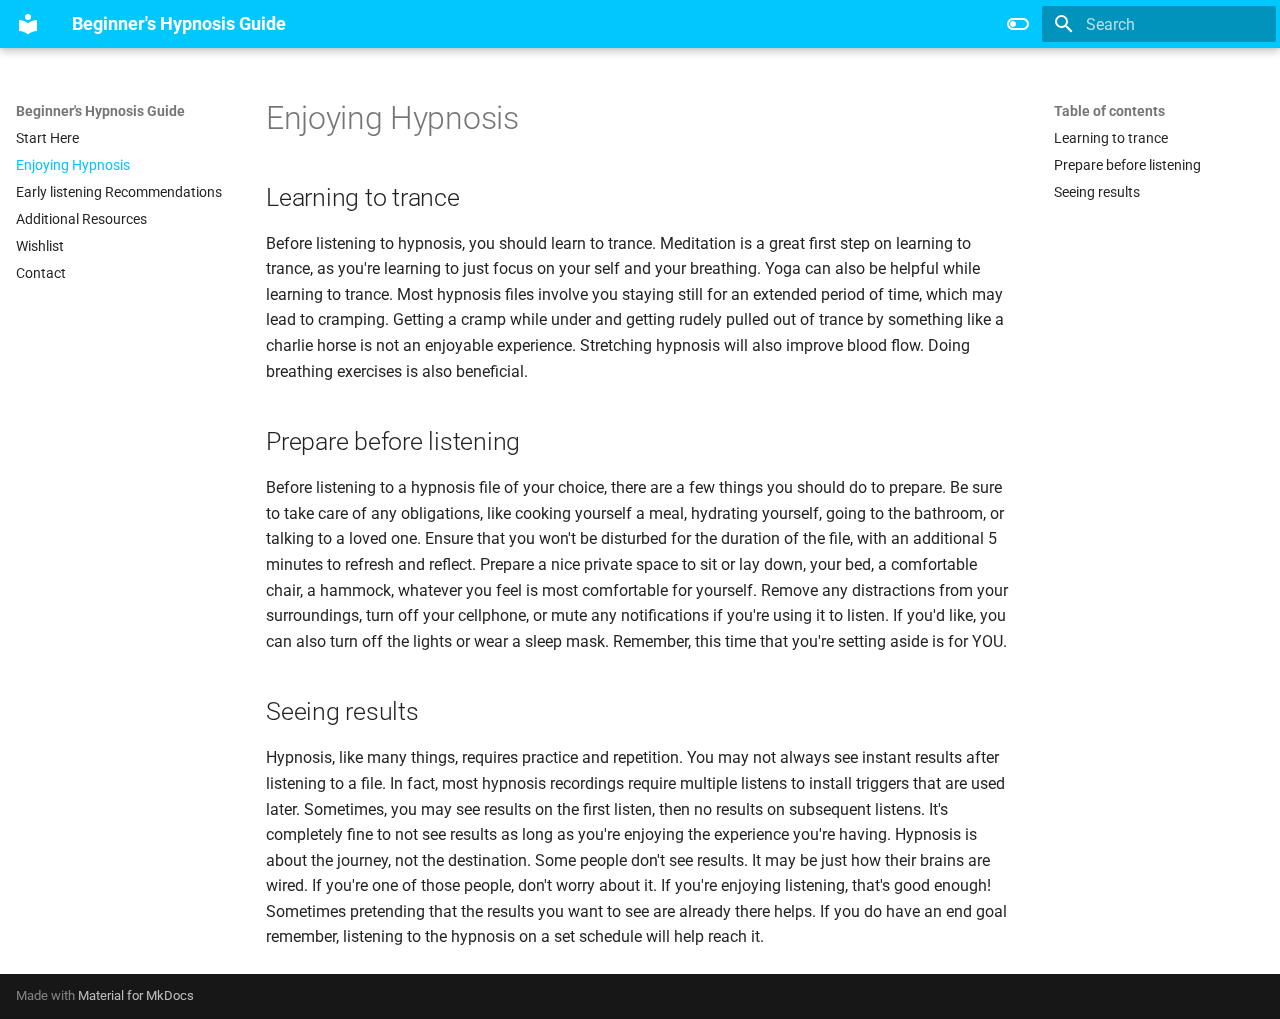
<file: EH/index.html>
<!doctype html>
<html lang="en" class="no-js">
  <head>
    
      <meta charset="utf-8">
      <meta name="viewport" content="width=device-width,initial-scale=1">
      
      
      
      
        <link rel="prev" href="../Start/">
      
      
        <link rel="next" href="../ELR/">
      
      <link rel="icon" href="../assets/images/favicon.png">
      <meta name="generator" content="mkdocs-1.4.3, mkdocs-material-9.1.16">
    
    
      
        <title>Enjoying Hypnosis - Beginner's Hypnosis Guide</title>
      
    
    
      <link rel="stylesheet" href="../assets/stylesheets/main.26e3688c.min.css">
      
        
        <link rel="stylesheet" href="../assets/stylesheets/palette.ecc896b0.min.css">
      
      

    
    
    
      
        
        
        <link rel="preconnect" href="https://fonts.gstatic.com" crossorigin>
        <link rel="stylesheet" href="https://fonts.googleapis.com/css?family=Roboto:300,300i,400,400i,700,700i%7CRoboto+Mono:400,400i,700,700i&display=fallback">
        <style>:root{--md-text-font:"Roboto";--md-code-font:"Roboto Mono"}</style>
      
    
    
      <link rel="stylesheet" href="../Stylesheets/extra.css">
    
    <script>__md_scope=new URL("..",location),__md_hash=e=>[...e].reduce((e,_)=>(e<<5)-e+_.charCodeAt(0),0),__md_get=(e,_=localStorage,t=__md_scope)=>JSON.parse(_.getItem(t.pathname+"."+e)),__md_set=(e,_,t=localStorage,a=__md_scope)=>{try{t.setItem(a.pathname+"."+e,JSON.stringify(_))}catch(e){}}</script>
    
      

    
    
    
  </head>
  
  
    
    
      
    
    
    
    
    <body dir="ltr" data-md-color-scheme="default" data-md-color-primary="indigo" data-md-color-accent="indigo">
  
    
    
      <script>var palette=__md_get("__palette");if(palette&&"object"==typeof palette.color)for(var key of Object.keys(palette.color))document.body.setAttribute("data-md-color-"+key,palette.color[key])</script>
    
    <input class="md-toggle" data-md-toggle="drawer" type="checkbox" id="__drawer" autocomplete="off">
    <input class="md-toggle" data-md-toggle="search" type="checkbox" id="__search" autocomplete="off">
    <label class="md-overlay" for="__drawer"></label>
    <div data-md-component="skip">
      
        
        <a href="#enjoying-hypnosis" class="md-skip">
          Skip to content
        </a>
      
    </div>
    <div data-md-component="announce">
      
    </div>
    
    
      

  

<header class="md-header md-header--shadow" data-md-component="header">
  <nav class="md-header__inner md-grid" aria-label="Header">
    <a href=".." title="Beginner&#39;s Hypnosis Guide" class="md-header__button md-logo" aria-label="Beginner's Hypnosis Guide" data-md-component="logo">
      
  
  <svg xmlns="http://www.w3.org/2000/svg" viewBox="0 0 24 24"><path d="M12 8a3 3 0 0 0 3-3 3 3 0 0 0-3-3 3 3 0 0 0-3 3 3 3 0 0 0 3 3m0 3.54C9.64 9.35 6.5 8 3 8v11c3.5 0 6.64 1.35 9 3.54 2.36-2.19 5.5-3.54 9-3.54V8c-3.5 0-6.64 1.35-9 3.54Z"/></svg>

    </a>
    <label class="md-header__button md-icon" for="__drawer">
      <svg xmlns="http://www.w3.org/2000/svg" viewBox="0 0 24 24"><path d="M3 6h18v2H3V6m0 5h18v2H3v-2m0 5h18v2H3v-2Z"/></svg>
    </label>
    <div class="md-header__title" data-md-component="header-title">
      <div class="md-header__ellipsis">
        <div class="md-header__topic">
          <span class="md-ellipsis">
            Beginner's Hypnosis Guide
          </span>
        </div>
        <div class="md-header__topic" data-md-component="header-topic">
          <span class="md-ellipsis">
            
              Enjoying Hypnosis
            
          </span>
        </div>
      </div>
    </div>
    
      
        <form class="md-header__option" data-md-component="palette">
          
            
            
            
            <input class="md-option" data-md-color-media="(prefers-color-scheme: light)" data-md-color-scheme="default" data-md-color-primary="indigo" data-md-color-accent="indigo"  aria-label="Switch to dark mode"  type="radio" name="__palette" id="__palette_1">
            
              <label class="md-header__button md-icon" title="Switch to dark mode" for="__palette_2" hidden>
                <svg xmlns="http://www.w3.org/2000/svg" viewBox="0 0 24 24"><path d="M17 6H7c-3.31 0-6 2.69-6 6s2.69 6 6 6h10c3.31 0 6-2.69 6-6s-2.69-6-6-6zm0 10H7c-2.21 0-4-1.79-4-4s1.79-4 4-4h10c2.21 0 4 1.79 4 4s-1.79 4-4 4zM7 9c-1.66 0-3 1.34-3 3s1.34 3 3 3 3-1.34 3-3-1.34-3-3-3z"/></svg>
              </label>
            
          
            
            
            
            <input class="md-option" data-md-color-media="(prefers-color-scheme: dark)" data-md-color-scheme="slate" data-md-color-primary="indigo" data-md-color-accent="indigo"  aria-label="Switch to light mode"  type="radio" name="__palette" id="__palette_2">
            
              <label class="md-header__button md-icon" title="Switch to light mode" for="__palette_1" hidden>
                <svg xmlns="http://www.w3.org/2000/svg" viewBox="0 0 24 24"><path d="M17 7H7a5 5 0 0 0-5 5 5 5 0 0 0 5 5h10a5 5 0 0 0 5-5 5 5 0 0 0-5-5m0 8a3 3 0 0 1-3-3 3 3 0 0 1 3-3 3 3 0 0 1 3 3 3 3 0 0 1-3 3Z"/></svg>
              </label>
            
          
        </form>
      
    
    
    
      <label class="md-header__button md-icon" for="__search">
        <svg xmlns="http://www.w3.org/2000/svg" viewBox="0 0 24 24"><path d="M9.5 3A6.5 6.5 0 0 1 16 9.5c0 1.61-.59 3.09-1.56 4.23l.27.27h.79l5 5-1.5 1.5-5-5v-.79l-.27-.27A6.516 6.516 0 0 1 9.5 16 6.5 6.5 0 0 1 3 9.5 6.5 6.5 0 0 1 9.5 3m0 2C7 5 5 7 5 9.5S7 14 9.5 14 14 12 14 9.5 12 5 9.5 5Z"/></svg>
      </label>
      <div class="md-search" data-md-component="search" role="dialog">
  <label class="md-search__overlay" for="__search"></label>
  <div class="md-search__inner" role="search">
    <form class="md-search__form" name="search">
      <input type="text" class="md-search__input" name="query" aria-label="Search" placeholder="Search" autocapitalize="off" autocorrect="off" autocomplete="off" spellcheck="false" data-md-component="search-query" required>
      <label class="md-search__icon md-icon" for="__search">
        <svg xmlns="http://www.w3.org/2000/svg" viewBox="0 0 24 24"><path d="M9.5 3A6.5 6.5 0 0 1 16 9.5c0 1.61-.59 3.09-1.56 4.23l.27.27h.79l5 5-1.5 1.5-5-5v-.79l-.27-.27A6.516 6.516 0 0 1 9.5 16 6.5 6.5 0 0 1 3 9.5 6.5 6.5 0 0 1 9.5 3m0 2C7 5 5 7 5 9.5S7 14 9.5 14 14 12 14 9.5 12 5 9.5 5Z"/></svg>
        <svg xmlns="http://www.w3.org/2000/svg" viewBox="0 0 24 24"><path d="M20 11v2H8l5.5 5.5-1.42 1.42L4.16 12l7.92-7.92L13.5 5.5 8 11h12Z"/></svg>
      </label>
      <nav class="md-search__options" aria-label="Search">
        
        <button type="reset" class="md-search__icon md-icon" title="Clear" aria-label="Clear" tabindex="-1">
          <svg xmlns="http://www.w3.org/2000/svg" viewBox="0 0 24 24"><path d="M19 6.41 17.59 5 12 10.59 6.41 5 5 6.41 10.59 12 5 17.59 6.41 19 12 13.41 17.59 19 19 17.59 13.41 12 19 6.41Z"/></svg>
        </button>
      </nav>
      
    </form>
    <div class="md-search__output">
      <div class="md-search__scrollwrap" data-md-scrollfix>
        <div class="md-search-result" data-md-component="search-result">
          <div class="md-search-result__meta">
            Initializing search
          </div>
          <ol class="md-search-result__list" role="presentation"></ol>
        </div>
      </div>
    </div>
  </div>
</div>
    
    
  </nav>
  
</header>
    
    <div class="md-container" data-md-component="container">
      
      
        
          
        
      
      <main class="md-main" data-md-component="main">
        <div class="md-main__inner md-grid">
          
            
              
              <div class="md-sidebar md-sidebar--primary" data-md-component="sidebar" data-md-type="navigation" >
                <div class="md-sidebar__scrollwrap">
                  <div class="md-sidebar__inner">
                    


<nav class="md-nav md-nav--primary" aria-label="Navigation" data-md-level="0">
  <label class="md-nav__title" for="__drawer">
    <a href=".." title="Beginner&#39;s Hypnosis Guide" class="md-nav__button md-logo" aria-label="Beginner's Hypnosis Guide" data-md-component="logo">
      
  
  <svg xmlns="http://www.w3.org/2000/svg" viewBox="0 0 24 24"><path d="M12 8a3 3 0 0 0 3-3 3 3 0 0 0-3-3 3 3 0 0 0-3 3 3 3 0 0 0 3 3m0 3.54C9.64 9.35 6.5 8 3 8v11c3.5 0 6.64 1.35 9 3.54 2.36-2.19 5.5-3.54 9-3.54V8c-3.5 0-6.64 1.35-9 3.54Z"/></svg>

    </a>
    Beginner's Hypnosis Guide
  </label>
  
  <ul class="md-nav__list" data-md-scrollfix>
    
      
      
      

  
  
  
    <li class="md-nav__item">
      <a href="../Start/" class="md-nav__link">
        Start Here
      </a>
    </li>
  

    
      
      
      

  
  
    
  
  
    <li class="md-nav__item md-nav__item--active">
      
      <input class="md-nav__toggle md-toggle" type="checkbox" id="__toc">
      
      
        
      
      
        <label class="md-nav__link md-nav__link--active" for="__toc">
          Enjoying Hypnosis
          <span class="md-nav__icon md-icon"></span>
        </label>
      
      <a href="./" class="md-nav__link md-nav__link--active">
        Enjoying Hypnosis
      </a>
      
        

<nav class="md-nav md-nav--secondary" aria-label="Table of contents">
  
  
  
    
  
  
    <label class="md-nav__title" for="__toc">
      <span class="md-nav__icon md-icon"></span>
      Table of contents
    </label>
    <ul class="md-nav__list" data-md-component="toc" data-md-scrollfix>
      
        <li class="md-nav__item">
  <a href="#learning-to-trance" class="md-nav__link">
    Learning to trance
  </a>
  
</li>
      
        <li class="md-nav__item">
  <a href="#prepare-before-listening" class="md-nav__link">
    Prepare before listening
  </a>
  
</li>
      
        <li class="md-nav__item">
  <a href="#seeing-results" class="md-nav__link">
    Seeing results
  </a>
  
</li>
      
    </ul>
  
</nav>
      
    </li>
  

    
      
      
      

  
  
  
    <li class="md-nav__item">
      <a href="../ELR/" class="md-nav__link">
        Early listening Recommendations
      </a>
    </li>
  

    
      
      
      

  
  
  
    <li class="md-nav__item">
      <a href="../AdditionalResources/" class="md-nav__link">
        Additional Resources
      </a>
    </li>
  

    
      
      
      

  
  
  
    <li class="md-nav__item">
      <a href="../Wishlist/" class="md-nav__link">
        Wishlist
      </a>
    </li>
  

    
      
      
      

  
  
  
    <li class="md-nav__item">
      <a href="../Contact/" class="md-nav__link">
        Contact
      </a>
    </li>
  

    
  </ul>
</nav>
                  </div>
                </div>
              </div>
            
            
              
              <div class="md-sidebar md-sidebar--secondary" data-md-component="sidebar" data-md-type="toc" >
                <div class="md-sidebar__scrollwrap">
                  <div class="md-sidebar__inner">
                    

<nav class="md-nav md-nav--secondary" aria-label="Table of contents">
  
  
  
    
  
  
    <label class="md-nav__title" for="__toc">
      <span class="md-nav__icon md-icon"></span>
      Table of contents
    </label>
    <ul class="md-nav__list" data-md-component="toc" data-md-scrollfix>
      
        <li class="md-nav__item">
  <a href="#learning-to-trance" class="md-nav__link">
    Learning to trance
  </a>
  
</li>
      
        <li class="md-nav__item">
  <a href="#prepare-before-listening" class="md-nav__link">
    Prepare before listening
  </a>
  
</li>
      
        <li class="md-nav__item">
  <a href="#seeing-results" class="md-nav__link">
    Seeing results
  </a>
  
</li>
      
    </ul>
  
</nav>
                  </div>
                </div>
              </div>
            
          
          
            <div class="md-content" data-md-component="content">
              <article class="md-content__inner md-typeset">
                
                  


<h1 id="enjoying-hypnosis">Enjoying Hypnosis</h1>
<h2 id="learning-to-trance">Learning to trance</h2>
<p>Before listening to hypnosis, you should learn to trance. Meditation is a great first step on learning to trance, as you're learning to just focus on your self and your breathing.
Yoga can also be helpful while learning to trance. Most hypnosis files involve you staying still for an extended period of time, which may lead to cramping. Getting a cramp while under and getting rudely pulled out of trance by something like a charlie horse is not an enjoyable experience. Stretching hypnosis will also improve blood flow. 
Doing breathing exercises is also beneficial.</p>
<h2 id="prepare-before-listening">Prepare before listening</h2>
<p>Before listening to a hypnosis file of your choice, there are a few things you should do to prepare. Be sure to take care of any obligations, like cooking yourself a meal, hydrating yourself, going to the bathroom, or talking to a loved one.
Ensure that you won't be disturbed for the duration of the file, with an additional 5 minutes to refresh and reflect.
Prepare a nice private space to sit or lay down, your bed, a comfortable chair, a hammock, whatever you feel is most comfortable for yourself.
Remove any distractions from your surroundings, turn off your cellphone, or mute any notifications if you're using it to listen. If you'd like, you can also turn off the lights or wear a sleep mask.
Remember, this time that you're setting aside is for YOU.</p>
<h2 id="seeing-results">Seeing results</h2>
<p>Hypnosis, like many things, requires practice and repetition. You may not always see instant results after listening to a file. In fact, most hypnosis recordings require multiple listens to install triggers that are used later.
Sometimes, you may see results on the first listen, then no results on subsequent listens.
It's completely fine to not see results as long as you're enjoying the experience you're having. Hypnosis is about the journey, not the destination.
Some people don't see results. It may be just how their brains are wired. If you're one of those people, don't worry about it. If you're enjoying listening, that's good enough!
Sometimes pretending that the results you want to see are already there helps.
If you do have an end goal remember, listening to the hypnosis on a set schedule will help reach it.</p>





                
              </article>
            </div>
          
          
        </div>
        
      </main>
      
        <footer class="md-footer">
  
  <div class="md-footer-meta md-typeset">
    <div class="md-footer-meta__inner md-grid">
      <div class="md-copyright">
  
  
    Made with
    <a href="https://squidfunk.github.io/mkdocs-material/" target="_blank" rel="noopener">
      Material for MkDocs
    </a>
  
</div>
      
    </div>
  </div>
</footer>
      
    </div>
    <div class="md-dialog" data-md-component="dialog">
      <div class="md-dialog__inner md-typeset"></div>
    </div>
    
    <script id="__config" type="application/json">{"base": "..", "features": ["navagation.instant", "navagation.tracking", "navagation.tabs"], "search": "../assets/javascripts/workers/search.208ed371.min.js", "translations": {"clipboard.copied": "Copied to clipboard", "clipboard.copy": "Copy to clipboard", "search.result.more.one": "1 more on this page", "search.result.more.other": "# more on this page", "search.result.none": "No matching documents", "search.result.one": "1 matching document", "search.result.other": "# matching documents", "search.result.placeholder": "Type to start searching", "search.result.term.missing": "Missing", "select.version": "Select version"}}</script>
    
    
      <script src="../assets/javascripts/bundle.a51614de.min.js"></script>
      
    
  </body>
</html>
</file>
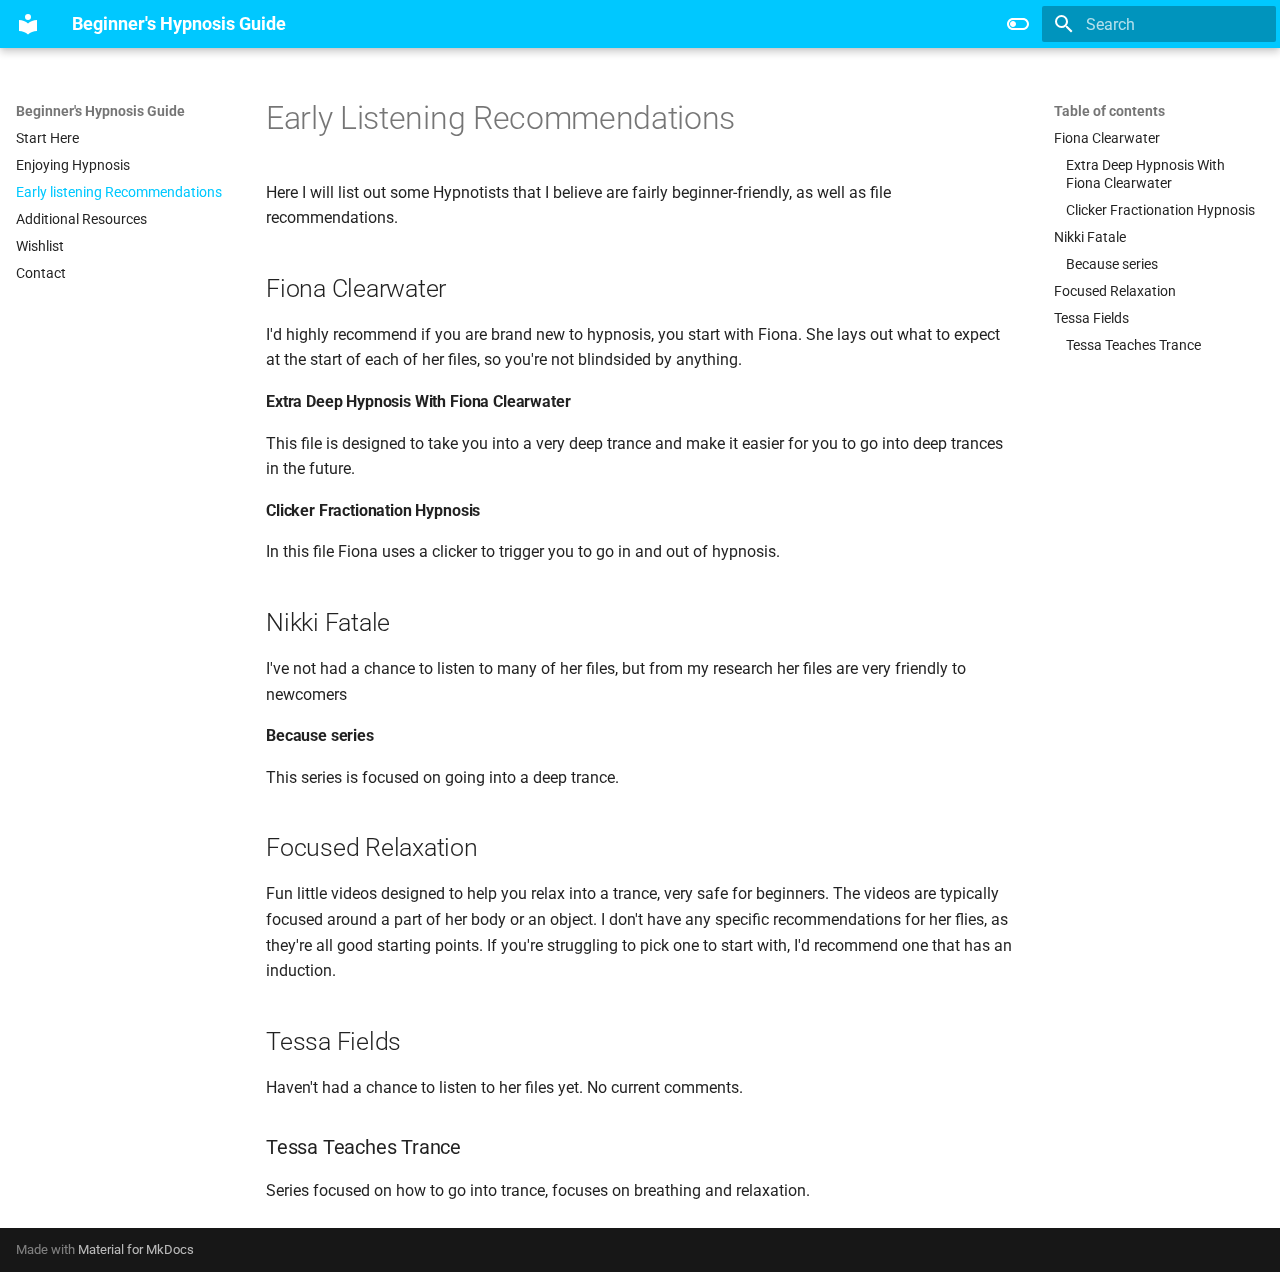
<file: ELR/index.html>
<!doctype html>
<html lang="en" class="no-js">
  <head>
    
      <meta charset="utf-8">
      <meta name="viewport" content="width=device-width,initial-scale=1">
      
      
      
      
        <link rel="prev" href="../EH/">
      
      
        <link rel="next" href="../AdditionalResources/">
      
      <link rel="icon" href="../assets/images/favicon.png">
      <meta name="generator" content="mkdocs-1.4.3, mkdocs-material-9.1.16">
    
    
      
        <title>Early listening Recommendations - Beginner's Hypnosis Guide</title>
      
    
    
      <link rel="stylesheet" href="../assets/stylesheets/main.26e3688c.min.css">
      
        
        <link rel="stylesheet" href="../assets/stylesheets/palette.ecc896b0.min.css">
      
      

    
    
    
      
        
        
        <link rel="preconnect" href="https://fonts.gstatic.com" crossorigin>
        <link rel="stylesheet" href="https://fonts.googleapis.com/css?family=Roboto:300,300i,400,400i,700,700i%7CRoboto+Mono:400,400i,700,700i&display=fallback">
        <style>:root{--md-text-font:"Roboto";--md-code-font:"Roboto Mono"}</style>
      
    
    
      <link rel="stylesheet" href="../Stylesheets/extra.css">
    
    <script>__md_scope=new URL("..",location),__md_hash=e=>[...e].reduce((e,_)=>(e<<5)-e+_.charCodeAt(0),0),__md_get=(e,_=localStorage,t=__md_scope)=>JSON.parse(_.getItem(t.pathname+"."+e)),__md_set=(e,_,t=localStorage,a=__md_scope)=>{try{t.setItem(a.pathname+"."+e,JSON.stringify(_))}catch(e){}}</script>
    
      

    
    
    
  </head>
  
  
    
    
      
    
    
    
    
    <body dir="ltr" data-md-color-scheme="default" data-md-color-primary="indigo" data-md-color-accent="indigo">
  
    
    
      <script>var palette=__md_get("__palette");if(palette&&"object"==typeof palette.color)for(var key of Object.keys(palette.color))document.body.setAttribute("data-md-color-"+key,palette.color[key])</script>
    
    <input class="md-toggle" data-md-toggle="drawer" type="checkbox" id="__drawer" autocomplete="off">
    <input class="md-toggle" data-md-toggle="search" type="checkbox" id="__search" autocomplete="off">
    <label class="md-overlay" for="__drawer"></label>
    <div data-md-component="skip">
      
        
        <a href="#early-listening-recommendations" class="md-skip">
          Skip to content
        </a>
      
    </div>
    <div data-md-component="announce">
      
    </div>
    
    
      

  

<header class="md-header md-header--shadow" data-md-component="header">
  <nav class="md-header__inner md-grid" aria-label="Header">
    <a href=".." title="Beginner&#39;s Hypnosis Guide" class="md-header__button md-logo" aria-label="Beginner's Hypnosis Guide" data-md-component="logo">
      
  
  <svg xmlns="http://www.w3.org/2000/svg" viewBox="0 0 24 24"><path d="M12 8a3 3 0 0 0 3-3 3 3 0 0 0-3-3 3 3 0 0 0-3 3 3 3 0 0 0 3 3m0 3.54C9.64 9.35 6.5 8 3 8v11c3.5 0 6.64 1.35 9 3.54 2.36-2.19 5.5-3.54 9-3.54V8c-3.5 0-6.64 1.35-9 3.54Z"/></svg>

    </a>
    <label class="md-header__button md-icon" for="__drawer">
      <svg xmlns="http://www.w3.org/2000/svg" viewBox="0 0 24 24"><path d="M3 6h18v2H3V6m0 5h18v2H3v-2m0 5h18v2H3v-2Z"/></svg>
    </label>
    <div class="md-header__title" data-md-component="header-title">
      <div class="md-header__ellipsis">
        <div class="md-header__topic">
          <span class="md-ellipsis">
            Beginner's Hypnosis Guide
          </span>
        </div>
        <div class="md-header__topic" data-md-component="header-topic">
          <span class="md-ellipsis">
            
              Early listening Recommendations
            
          </span>
        </div>
      </div>
    </div>
    
      
        <form class="md-header__option" data-md-component="palette">
          
            
            
            
            <input class="md-option" data-md-color-media="(prefers-color-scheme: light)" data-md-color-scheme="default" data-md-color-primary="indigo" data-md-color-accent="indigo"  aria-label="Switch to dark mode"  type="radio" name="__palette" id="__palette_1">
            
              <label class="md-header__button md-icon" title="Switch to dark mode" for="__palette_2" hidden>
                <svg xmlns="http://www.w3.org/2000/svg" viewBox="0 0 24 24"><path d="M17 6H7c-3.31 0-6 2.69-6 6s2.69 6 6 6h10c3.31 0 6-2.69 6-6s-2.69-6-6-6zm0 10H7c-2.21 0-4-1.79-4-4s1.79-4 4-4h10c2.21 0 4 1.79 4 4s-1.79 4-4 4zM7 9c-1.66 0-3 1.34-3 3s1.34 3 3 3 3-1.34 3-3-1.34-3-3-3z"/></svg>
              </label>
            
          
            
            
            
            <input class="md-option" data-md-color-media="(prefers-color-scheme: dark)" data-md-color-scheme="slate" data-md-color-primary="indigo" data-md-color-accent="indigo"  aria-label="Switch to light mode"  type="radio" name="__palette" id="__palette_2">
            
              <label class="md-header__button md-icon" title="Switch to light mode" for="__palette_1" hidden>
                <svg xmlns="http://www.w3.org/2000/svg" viewBox="0 0 24 24"><path d="M17 7H7a5 5 0 0 0-5 5 5 5 0 0 0 5 5h10a5 5 0 0 0 5-5 5 5 0 0 0-5-5m0 8a3 3 0 0 1-3-3 3 3 0 0 1 3-3 3 3 0 0 1 3 3 3 3 0 0 1-3 3Z"/></svg>
              </label>
            
          
        </form>
      
    
    
    
      <label class="md-header__button md-icon" for="__search">
        <svg xmlns="http://www.w3.org/2000/svg" viewBox="0 0 24 24"><path d="M9.5 3A6.5 6.5 0 0 1 16 9.5c0 1.61-.59 3.09-1.56 4.23l.27.27h.79l5 5-1.5 1.5-5-5v-.79l-.27-.27A6.516 6.516 0 0 1 9.5 16 6.5 6.5 0 0 1 3 9.5 6.5 6.5 0 0 1 9.5 3m0 2C7 5 5 7 5 9.5S7 14 9.5 14 14 12 14 9.5 12 5 9.5 5Z"/></svg>
      </label>
      <div class="md-search" data-md-component="search" role="dialog">
  <label class="md-search__overlay" for="__search"></label>
  <div class="md-search__inner" role="search">
    <form class="md-search__form" name="search">
      <input type="text" class="md-search__input" name="query" aria-label="Search" placeholder="Search" autocapitalize="off" autocorrect="off" autocomplete="off" spellcheck="false" data-md-component="search-query" required>
      <label class="md-search__icon md-icon" for="__search">
        <svg xmlns="http://www.w3.org/2000/svg" viewBox="0 0 24 24"><path d="M9.5 3A6.5 6.5 0 0 1 16 9.5c0 1.61-.59 3.09-1.56 4.23l.27.27h.79l5 5-1.5 1.5-5-5v-.79l-.27-.27A6.516 6.516 0 0 1 9.5 16 6.5 6.5 0 0 1 3 9.5 6.5 6.5 0 0 1 9.5 3m0 2C7 5 5 7 5 9.5S7 14 9.5 14 14 12 14 9.5 12 5 9.5 5Z"/></svg>
        <svg xmlns="http://www.w3.org/2000/svg" viewBox="0 0 24 24"><path d="M20 11v2H8l5.5 5.5-1.42 1.42L4.16 12l7.92-7.92L13.5 5.5 8 11h12Z"/></svg>
      </label>
      <nav class="md-search__options" aria-label="Search">
        
        <button type="reset" class="md-search__icon md-icon" title="Clear" aria-label="Clear" tabindex="-1">
          <svg xmlns="http://www.w3.org/2000/svg" viewBox="0 0 24 24"><path d="M19 6.41 17.59 5 12 10.59 6.41 5 5 6.41 10.59 12 5 17.59 6.41 19 12 13.41 17.59 19 19 17.59 13.41 12 19 6.41Z"/></svg>
        </button>
      </nav>
      
    </form>
    <div class="md-search__output">
      <div class="md-search__scrollwrap" data-md-scrollfix>
        <div class="md-search-result" data-md-component="search-result">
          <div class="md-search-result__meta">
            Initializing search
          </div>
          <ol class="md-search-result__list" role="presentation"></ol>
        </div>
      </div>
    </div>
  </div>
</div>
    
    
  </nav>
  
</header>
    
    <div class="md-container" data-md-component="container">
      
      
        
          
        
      
      <main class="md-main" data-md-component="main">
        <div class="md-main__inner md-grid">
          
            
              
              <div class="md-sidebar md-sidebar--primary" data-md-component="sidebar" data-md-type="navigation" >
                <div class="md-sidebar__scrollwrap">
                  <div class="md-sidebar__inner">
                    


<nav class="md-nav md-nav--primary" aria-label="Navigation" data-md-level="0">
  <label class="md-nav__title" for="__drawer">
    <a href=".." title="Beginner&#39;s Hypnosis Guide" class="md-nav__button md-logo" aria-label="Beginner's Hypnosis Guide" data-md-component="logo">
      
  
  <svg xmlns="http://www.w3.org/2000/svg" viewBox="0 0 24 24"><path d="M12 8a3 3 0 0 0 3-3 3 3 0 0 0-3-3 3 3 0 0 0-3 3 3 3 0 0 0 3 3m0 3.54C9.64 9.35 6.5 8 3 8v11c3.5 0 6.64 1.35 9 3.54 2.36-2.19 5.5-3.54 9-3.54V8c-3.5 0-6.64 1.35-9 3.54Z"/></svg>

    </a>
    Beginner's Hypnosis Guide
  </label>
  
  <ul class="md-nav__list" data-md-scrollfix>
    
      
      
      

  
  
  
    <li class="md-nav__item">
      <a href="../Start/" class="md-nav__link">
        Start Here
      </a>
    </li>
  

    
      
      
      

  
  
  
    <li class="md-nav__item">
      <a href="../EH/" class="md-nav__link">
        Enjoying Hypnosis
      </a>
    </li>
  

    
      
      
      

  
  
    
  
  
    <li class="md-nav__item md-nav__item--active">
      
      <input class="md-nav__toggle md-toggle" type="checkbox" id="__toc">
      
      
        
      
      
        <label class="md-nav__link md-nav__link--active" for="__toc">
          Early listening Recommendations
          <span class="md-nav__icon md-icon"></span>
        </label>
      
      <a href="./" class="md-nav__link md-nav__link--active">
        Early listening Recommendations
      </a>
      
        

<nav class="md-nav md-nav--secondary" aria-label="Table of contents">
  
  
  
    
  
  
    <label class="md-nav__title" for="__toc">
      <span class="md-nav__icon md-icon"></span>
      Table of contents
    </label>
    <ul class="md-nav__list" data-md-component="toc" data-md-scrollfix>
      
        <li class="md-nav__item">
  <a href="#fiona-clearwater" class="md-nav__link">
    Fiona Clearwater
  </a>
  
    <nav class="md-nav" aria-label="Fiona Clearwater">
      <ul class="md-nav__list">
        
          <li class="md-nav__item">
  <a href="#extra-deep-hypnosis-with-fiona-clearwater" class="md-nav__link">
    Extra Deep Hypnosis With Fiona Clearwater
  </a>
  
</li>
        
          <li class="md-nav__item">
  <a href="#clicker-fractionation-hypnosis" class="md-nav__link">
    Clicker Fractionation Hypnosis
  </a>
  
</li>
        
      </ul>
    </nav>
  
</li>
      
        <li class="md-nav__item">
  <a href="#nikki-fatale" class="md-nav__link">
    Nikki Fatale
  </a>
  
    <nav class="md-nav" aria-label="Nikki Fatale">
      <ul class="md-nav__list">
        
          <li class="md-nav__item">
  <a href="#because-series" class="md-nav__link">
    Because series
  </a>
  
</li>
        
      </ul>
    </nav>
  
</li>
      
        <li class="md-nav__item">
  <a href="#focused-relaxation" class="md-nav__link">
    Focused Relaxation
  </a>
  
</li>
      
        <li class="md-nav__item">
  <a href="#tessa-fields" class="md-nav__link">
    Tessa Fields
  </a>
  
    <nav class="md-nav" aria-label="Tessa Fields">
      <ul class="md-nav__list">
        
          <li class="md-nav__item">
  <a href="#tessa-teaches-trance" class="md-nav__link">
    Tessa Teaches Trance
  </a>
  
</li>
        
      </ul>
    </nav>
  
</li>
      
    </ul>
  
</nav>
      
    </li>
  

    
      
      
      

  
  
  
    <li class="md-nav__item">
      <a href="../AdditionalResources/" class="md-nav__link">
        Additional Resources
      </a>
    </li>
  

    
      
      
      

  
  
  
    <li class="md-nav__item">
      <a href="../Wishlist/" class="md-nav__link">
        Wishlist
      </a>
    </li>
  

    
      
      
      

  
  
  
    <li class="md-nav__item">
      <a href="../Contact/" class="md-nav__link">
        Contact
      </a>
    </li>
  

    
  </ul>
</nav>
                  </div>
                </div>
              </div>
            
            
              
              <div class="md-sidebar md-sidebar--secondary" data-md-component="sidebar" data-md-type="toc" >
                <div class="md-sidebar__scrollwrap">
                  <div class="md-sidebar__inner">
                    

<nav class="md-nav md-nav--secondary" aria-label="Table of contents">
  
  
  
    
  
  
    <label class="md-nav__title" for="__toc">
      <span class="md-nav__icon md-icon"></span>
      Table of contents
    </label>
    <ul class="md-nav__list" data-md-component="toc" data-md-scrollfix>
      
        <li class="md-nav__item">
  <a href="#fiona-clearwater" class="md-nav__link">
    Fiona Clearwater
  </a>
  
    <nav class="md-nav" aria-label="Fiona Clearwater">
      <ul class="md-nav__list">
        
          <li class="md-nav__item">
  <a href="#extra-deep-hypnosis-with-fiona-clearwater" class="md-nav__link">
    Extra Deep Hypnosis With Fiona Clearwater
  </a>
  
</li>
        
          <li class="md-nav__item">
  <a href="#clicker-fractionation-hypnosis" class="md-nav__link">
    Clicker Fractionation Hypnosis
  </a>
  
</li>
        
      </ul>
    </nav>
  
</li>
      
        <li class="md-nav__item">
  <a href="#nikki-fatale" class="md-nav__link">
    Nikki Fatale
  </a>
  
    <nav class="md-nav" aria-label="Nikki Fatale">
      <ul class="md-nav__list">
        
          <li class="md-nav__item">
  <a href="#because-series" class="md-nav__link">
    Because series
  </a>
  
</li>
        
      </ul>
    </nav>
  
</li>
      
        <li class="md-nav__item">
  <a href="#focused-relaxation" class="md-nav__link">
    Focused Relaxation
  </a>
  
</li>
      
        <li class="md-nav__item">
  <a href="#tessa-fields" class="md-nav__link">
    Tessa Fields
  </a>
  
    <nav class="md-nav" aria-label="Tessa Fields">
      <ul class="md-nav__list">
        
          <li class="md-nav__item">
  <a href="#tessa-teaches-trance" class="md-nav__link">
    Tessa Teaches Trance
  </a>
  
</li>
        
      </ul>
    </nav>
  
</li>
      
    </ul>
  
</nav>
                  </div>
                </div>
              </div>
            
          
          
            <div class="md-content" data-md-component="content">
              <article class="md-content__inner md-typeset">
                
                  


<h1 id="early-listening-recommendations">Early Listening Recommendations</h1>
<p>Here I will list out some Hypnotists that I believe are fairly beginner-friendly, as well as file recommendations.</p>
<h2 id="fiona-clearwater">Fiona Clearwater</h2>
<p>I'd highly recommend if you are brand new to hypnosis, you start with Fiona. She lays out what to expect at the start of each of her files, so you're not blindsided by anything.</p>
<h4 id="extra-deep-hypnosis-with-fiona-clearwater">Extra Deep Hypnosis With Fiona Clearwater</h4>
<p>This file is designed to take you into a very deep trance and make it easier for you to go into deep trances in the future.</p>
<h4 id="clicker-fractionation-hypnosis">Clicker Fractionation Hypnosis</h4>
<p>In this file Fiona uses a clicker to trigger you to go in and out of hypnosis.   </p>
<h2 id="nikki-fatale">Nikki Fatale</h2>
<p>I've not had a chance to listen to many of her files, but from my research her files are very friendly to newcomers</p>
<h4 id="because-series">Because series</h4>
<p>This series is focused on going into a deep trance.</p>
<h2 id="focused-relaxation">Focused Relaxation</h2>
<p>Fun little videos designed to help you relax into a trance, very safe for beginners. The videos are typically focused around a part of her body or an object. I don't have any specific recommendations for her flies, as they're all good starting points. If you're struggling to pick one to start with, I'd recommend one that has an induction.</p>
<h2 id="tessa-fields">Tessa Fields</h2>
<p>Haven't had a chance to listen to her files yet. No current comments.</p>
<h3 id="tessa-teaches-trance">Tessa Teaches Trance</h3>
<p>Series focused on how to go into trance, focuses on breathing and relaxation.</p>





                
              </article>
            </div>
          
          
        </div>
        
      </main>
      
        <footer class="md-footer">
  
  <div class="md-footer-meta md-typeset">
    <div class="md-footer-meta__inner md-grid">
      <div class="md-copyright">
  
  
    Made with
    <a href="https://squidfunk.github.io/mkdocs-material/" target="_blank" rel="noopener">
      Material for MkDocs
    </a>
  
</div>
      
    </div>
  </div>
</footer>
      
    </div>
    <div class="md-dialog" data-md-component="dialog">
      <div class="md-dialog__inner md-typeset"></div>
    </div>
    
    <script id="__config" type="application/json">{"base": "..", "features": ["navagation.instant", "navagation.tracking", "navagation.tabs"], "search": "../assets/javascripts/workers/search.208ed371.min.js", "translations": {"clipboard.copied": "Copied to clipboard", "clipboard.copy": "Copy to clipboard", "search.result.more.one": "1 more on this page", "search.result.more.other": "# more on this page", "search.result.none": "No matching documents", "search.result.one": "1 matching document", "search.result.other": "# matching documents", "search.result.placeholder": "Type to start searching", "search.result.term.missing": "Missing", "select.version": "Select version"}}</script>
    
    
      <script src="../assets/javascripts/bundle.a51614de.min.js"></script>
      
    
  </body>
</html>
</file>
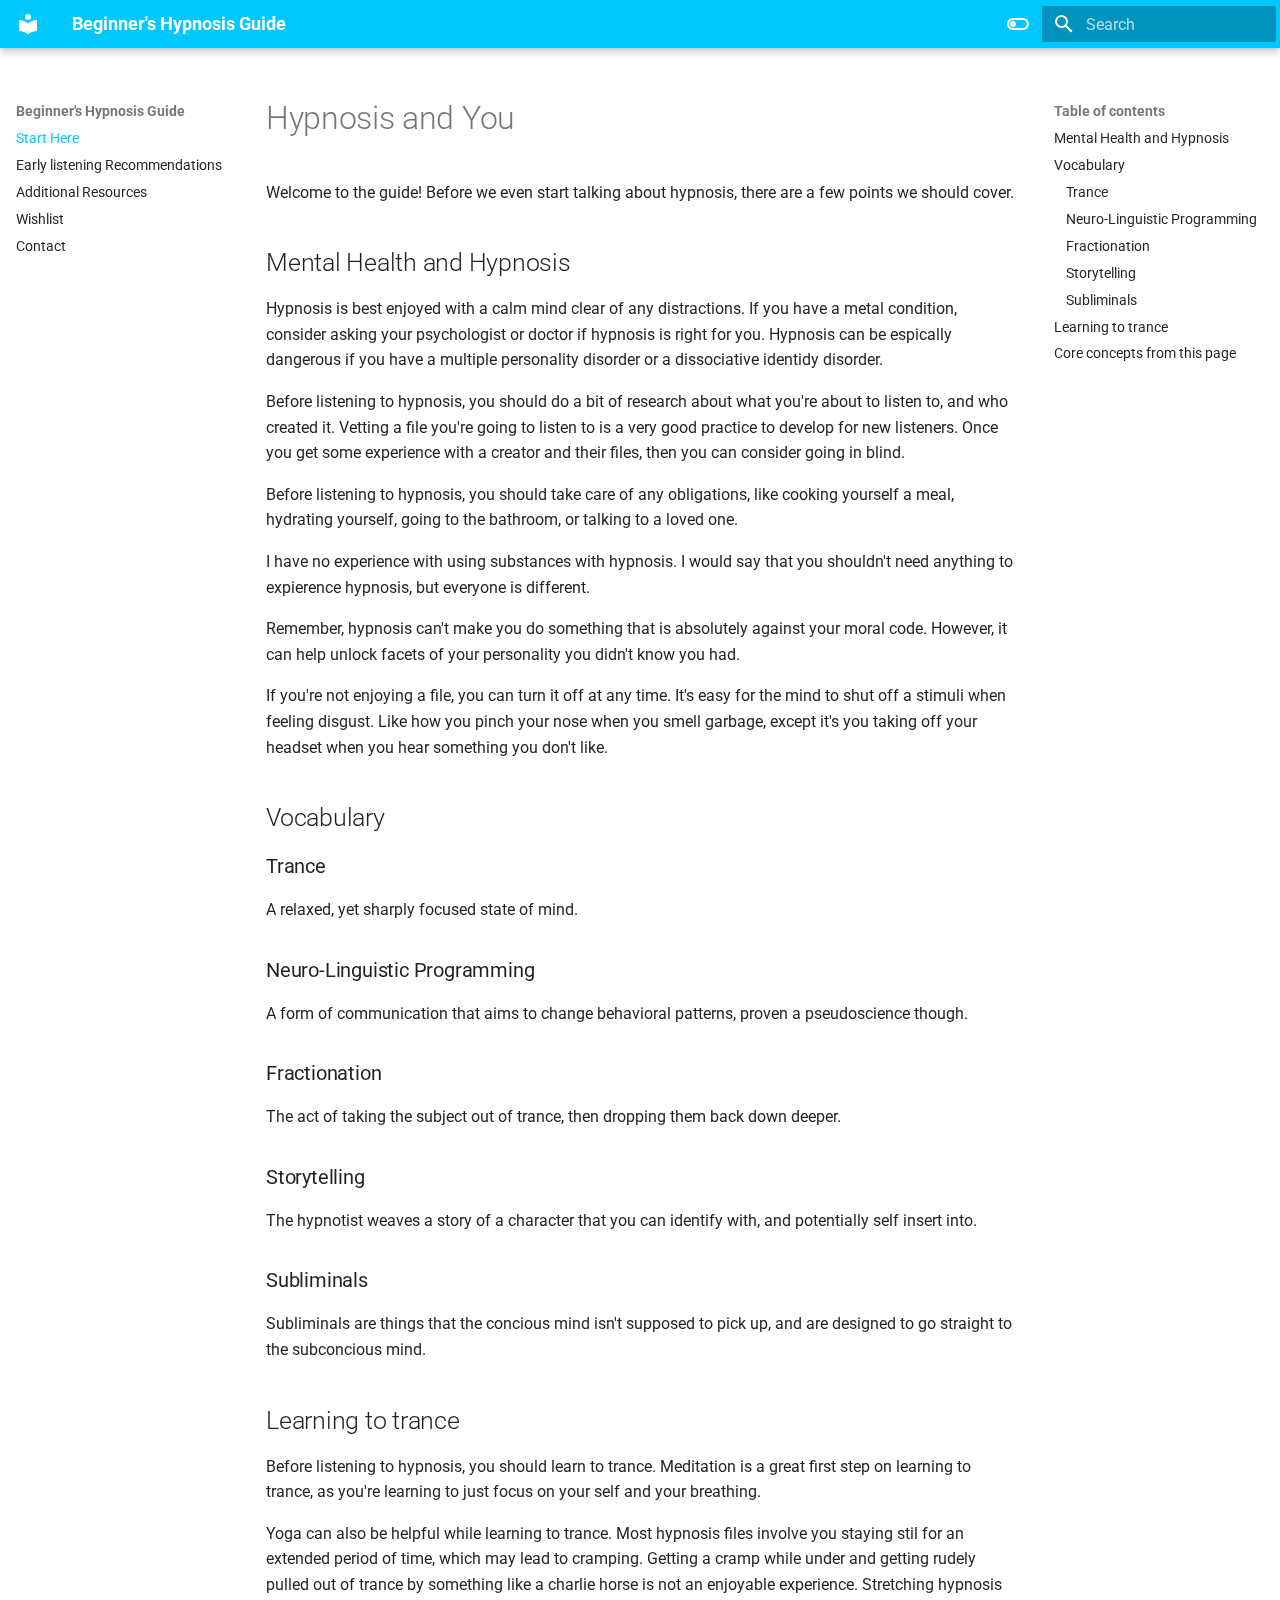
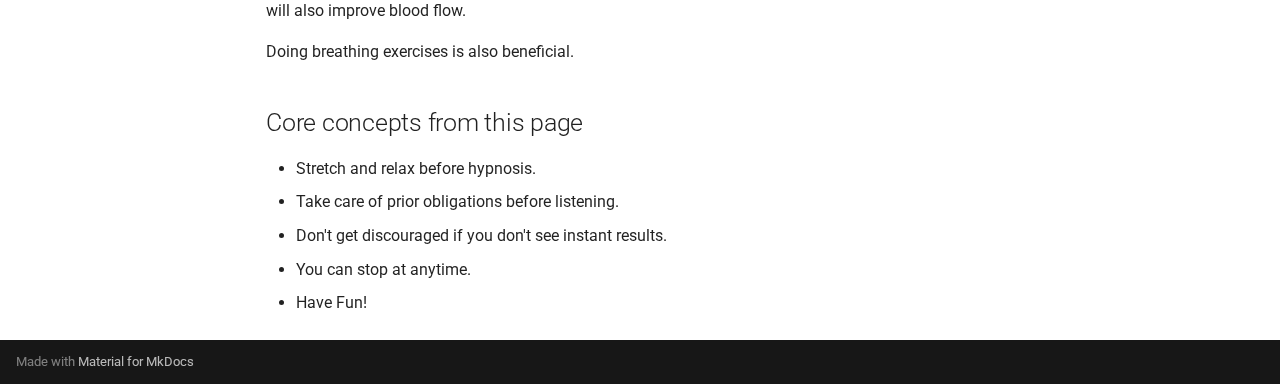
<file: Start/index.html>
<!doctype html>
<html lang="en" class="no-js">
  <head>
    
      <meta charset="utf-8">
      <meta name="viewport" content="width=device-width,initial-scale=1">
      
      
      
      
      
        <link rel="next" href="../ELR/">
      
      <link rel="icon" href="../assets/images/favicon.png">
      <meta name="generator" content="mkdocs-1.4.3, mkdocs-material-9.1.16">
    
    
      
        <title>Start Here - Beginner's Hypnosis Guide</title>
      
    
    
      <link rel="stylesheet" href="../assets/stylesheets/main.26e3688c.min.css">
      
        
        <link rel="stylesheet" href="../assets/stylesheets/palette.ecc896b0.min.css">
      
      

    
    
    
      
        
        
        <link rel="preconnect" href="https://fonts.gstatic.com" crossorigin>
        <link rel="stylesheet" href="https://fonts.googleapis.com/css?family=Roboto:300,300i,400,400i,700,700i%7CRoboto+Mono:400,400i,700,700i&display=fallback">
        <style>:root{--md-text-font:"Roboto";--md-code-font:"Roboto Mono"}</style>
      
    
    
      <link rel="stylesheet" href="../Stylesheets/extra.css">
    
    <script>__md_scope=new URL("..",location),__md_hash=e=>[...e].reduce((e,_)=>(e<<5)-e+_.charCodeAt(0),0),__md_get=(e,_=localStorage,t=__md_scope)=>JSON.parse(_.getItem(t.pathname+"."+e)),__md_set=(e,_,t=localStorage,a=__md_scope)=>{try{t.setItem(a.pathname+"."+e,JSON.stringify(_))}catch(e){}}</script>
    
      

    
    
    
  </head>
  
  
    
    
      
    
    
    
    
    <body dir="ltr" data-md-color-scheme="default" data-md-color-primary="indigo" data-md-color-accent="indigo">
  
    
    
      <script>var palette=__md_get("__palette");if(palette&&"object"==typeof palette.color)for(var key of Object.keys(palette.color))document.body.setAttribute("data-md-color-"+key,palette.color[key])</script>
    
    <input class="md-toggle" data-md-toggle="drawer" type="checkbox" id="__drawer" autocomplete="off">
    <input class="md-toggle" data-md-toggle="search" type="checkbox" id="__search" autocomplete="off">
    <label class="md-overlay" for="__drawer"></label>
    <div data-md-component="skip">
      
        
        <a href="#hypnosis-and-you" class="md-skip">
          Skip to content
        </a>
      
    </div>
    <div data-md-component="announce">
      
    </div>
    
    
      

  

<header class="md-header md-header--shadow" data-md-component="header">
  <nav class="md-header__inner md-grid" aria-label="Header">
    <a href=".." title="Beginner&#39;s Hypnosis Guide" class="md-header__button md-logo" aria-label="Beginner's Hypnosis Guide" data-md-component="logo">
      
  
  <svg xmlns="http://www.w3.org/2000/svg" viewBox="0 0 24 24"><path d="M12 8a3 3 0 0 0 3-3 3 3 0 0 0-3-3 3 3 0 0 0-3 3 3 3 0 0 0 3 3m0 3.54C9.64 9.35 6.5 8 3 8v11c3.5 0 6.64 1.35 9 3.54 2.36-2.19 5.5-3.54 9-3.54V8c-3.5 0-6.64 1.35-9 3.54Z"/></svg>

    </a>
    <label class="md-header__button md-icon" for="__drawer">
      <svg xmlns="http://www.w3.org/2000/svg" viewBox="0 0 24 24"><path d="M3 6h18v2H3V6m0 5h18v2H3v-2m0 5h18v2H3v-2Z"/></svg>
    </label>
    <div class="md-header__title" data-md-component="header-title">
      <div class="md-header__ellipsis">
        <div class="md-header__topic">
          <span class="md-ellipsis">
            Beginner's Hypnosis Guide
          </span>
        </div>
        <div class="md-header__topic" data-md-component="header-topic">
          <span class="md-ellipsis">
            
              Start Here
            
          </span>
        </div>
      </div>
    </div>
    
      
        <form class="md-header__option" data-md-component="palette">
          
            
            
            
            <input class="md-option" data-md-color-media="(prefers-color-scheme: light)" data-md-color-scheme="default" data-md-color-primary="indigo" data-md-color-accent="indigo"  aria-label="Switch to dark mode"  type="radio" name="__palette" id="__palette_1">
            
              <label class="md-header__button md-icon" title="Switch to dark mode" for="__palette_2" hidden>
                <svg xmlns="http://www.w3.org/2000/svg" viewBox="0 0 24 24"><path d="M17 6H7c-3.31 0-6 2.69-6 6s2.69 6 6 6h10c3.31 0 6-2.69 6-6s-2.69-6-6-6zm0 10H7c-2.21 0-4-1.79-4-4s1.79-4 4-4h10c2.21 0 4 1.79 4 4s-1.79 4-4 4zM7 9c-1.66 0-3 1.34-3 3s1.34 3 3 3 3-1.34 3-3-1.34-3-3-3z"/></svg>
              </label>
            
          
            
            
            
            <input class="md-option" data-md-color-media="(prefers-color-scheme: dark)" data-md-color-scheme="slate" data-md-color-primary="indigo" data-md-color-accent="indigo"  aria-label="Switch to light mode"  type="radio" name="__palette" id="__palette_2">
            
              <label class="md-header__button md-icon" title="Switch to light mode" for="__palette_1" hidden>
                <svg xmlns="http://www.w3.org/2000/svg" viewBox="0 0 24 24"><path d="M17 7H7a5 5 0 0 0-5 5 5 5 0 0 0 5 5h10a5 5 0 0 0 5-5 5 5 0 0 0-5-5m0 8a3 3 0 0 1-3-3 3 3 0 0 1 3-3 3 3 0 0 1 3 3 3 3 0 0 1-3 3Z"/></svg>
              </label>
            
          
        </form>
      
    
    
    
      <label class="md-header__button md-icon" for="__search">
        <svg xmlns="http://www.w3.org/2000/svg" viewBox="0 0 24 24"><path d="M9.5 3A6.5 6.5 0 0 1 16 9.5c0 1.61-.59 3.09-1.56 4.23l.27.27h.79l5 5-1.5 1.5-5-5v-.79l-.27-.27A6.516 6.516 0 0 1 9.5 16 6.5 6.5 0 0 1 3 9.5 6.5 6.5 0 0 1 9.5 3m0 2C7 5 5 7 5 9.5S7 14 9.5 14 14 12 14 9.5 12 5 9.5 5Z"/></svg>
      </label>
      <div class="md-search" data-md-component="search" role="dialog">
  <label class="md-search__overlay" for="__search"></label>
  <div class="md-search__inner" role="search">
    <form class="md-search__form" name="search">
      <input type="text" class="md-search__input" name="query" aria-label="Search" placeholder="Search" autocapitalize="off" autocorrect="off" autocomplete="off" spellcheck="false" data-md-component="search-query" required>
      <label class="md-search__icon md-icon" for="__search">
        <svg xmlns="http://www.w3.org/2000/svg" viewBox="0 0 24 24"><path d="M9.5 3A6.5 6.5 0 0 1 16 9.5c0 1.61-.59 3.09-1.56 4.23l.27.27h.79l5 5-1.5 1.5-5-5v-.79l-.27-.27A6.516 6.516 0 0 1 9.5 16 6.5 6.5 0 0 1 3 9.5 6.5 6.5 0 0 1 9.5 3m0 2C7 5 5 7 5 9.5S7 14 9.5 14 14 12 14 9.5 12 5 9.5 5Z"/></svg>
        <svg xmlns="http://www.w3.org/2000/svg" viewBox="0 0 24 24"><path d="M20 11v2H8l5.5 5.5-1.42 1.42L4.16 12l7.92-7.92L13.5 5.5 8 11h12Z"/></svg>
      </label>
      <nav class="md-search__options" aria-label="Search">
        
        <button type="reset" class="md-search__icon md-icon" title="Clear" aria-label="Clear" tabindex="-1">
          <svg xmlns="http://www.w3.org/2000/svg" viewBox="0 0 24 24"><path d="M19 6.41 17.59 5 12 10.59 6.41 5 5 6.41 10.59 12 5 17.59 6.41 19 12 13.41 17.59 19 19 17.59 13.41 12 19 6.41Z"/></svg>
        </button>
      </nav>
      
    </form>
    <div class="md-search__output">
      <div class="md-search__scrollwrap" data-md-scrollfix>
        <div class="md-search-result" data-md-component="search-result">
          <div class="md-search-result__meta">
            Initializing search
          </div>
          <ol class="md-search-result__list" role="presentation"></ol>
        </div>
      </div>
    </div>
  </div>
</div>
    
    
  </nav>
  
</header>
    
    <div class="md-container" data-md-component="container">
      
      
        
          
        
      
      <main class="md-main" data-md-component="main">
        <div class="md-main__inner md-grid">
          
            
              
              <div class="md-sidebar md-sidebar--primary" data-md-component="sidebar" data-md-type="navigation" >
                <div class="md-sidebar__scrollwrap">
                  <div class="md-sidebar__inner">
                    


<nav class="md-nav md-nav--primary" aria-label="Navigation" data-md-level="0">
  <label class="md-nav__title" for="__drawer">
    <a href=".." title="Beginner&#39;s Hypnosis Guide" class="md-nav__button md-logo" aria-label="Beginner's Hypnosis Guide" data-md-component="logo">
      
  
  <svg xmlns="http://www.w3.org/2000/svg" viewBox="0 0 24 24"><path d="M12 8a3 3 0 0 0 3-3 3 3 0 0 0-3-3 3 3 0 0 0-3 3 3 3 0 0 0 3 3m0 3.54C9.64 9.35 6.5 8 3 8v11c3.5 0 6.64 1.35 9 3.54 2.36-2.19 5.5-3.54 9-3.54V8c-3.5 0-6.64 1.35-9 3.54Z"/></svg>

    </a>
    Beginner's Hypnosis Guide
  </label>
  
  <ul class="md-nav__list" data-md-scrollfix>
    
      
      
      

  
  
    
  
  
    <li class="md-nav__item md-nav__item--active">
      
      <input class="md-nav__toggle md-toggle" type="checkbox" id="__toc">
      
      
        
      
      
        <label class="md-nav__link md-nav__link--active" for="__toc">
          Start Here
          <span class="md-nav__icon md-icon"></span>
        </label>
      
      <a href="./" class="md-nav__link md-nav__link--active">
        Start Here
      </a>
      
        

<nav class="md-nav md-nav--secondary" aria-label="Table of contents">
  
  
  
    
  
  
    <label class="md-nav__title" for="__toc">
      <span class="md-nav__icon md-icon"></span>
      Table of contents
    </label>
    <ul class="md-nav__list" data-md-component="toc" data-md-scrollfix>
      
        <li class="md-nav__item">
  <a href="#mental-health-and-hypnosis" class="md-nav__link">
    Mental Health and Hypnosis
  </a>
  
</li>
      
        <li class="md-nav__item">
  <a href="#vocabulary" class="md-nav__link">
    Vocabulary
  </a>
  
    <nav class="md-nav" aria-label="Vocabulary">
      <ul class="md-nav__list">
        
          <li class="md-nav__item">
  <a href="#trance" class="md-nav__link">
    Trance
  </a>
  
</li>
        
          <li class="md-nav__item">
  <a href="#neuro-linguistic-programming" class="md-nav__link">
    Neuro-Linguistic Programming
  </a>
  
</li>
        
          <li class="md-nav__item">
  <a href="#fractionation" class="md-nav__link">
    Fractionation
  </a>
  
</li>
        
          <li class="md-nav__item">
  <a href="#storytelling" class="md-nav__link">
    Storytelling
  </a>
  
</li>
        
          <li class="md-nav__item">
  <a href="#subliminals" class="md-nav__link">
    Subliminals
  </a>
  
</li>
        
      </ul>
    </nav>
  
</li>
      
        <li class="md-nav__item">
  <a href="#learning-to-trance" class="md-nav__link">
    Learning to trance
  </a>
  
</li>
      
        <li class="md-nav__item">
  <a href="#core-concepts-from-this-page" class="md-nav__link">
    Core concepts from this page
  </a>
  
</li>
      
    </ul>
  
</nav>
      
    </li>
  

    
      
      
      

  
  
  
    <li class="md-nav__item">
      <a href="../ELR/" class="md-nav__link">
        Early listening Recommendations
      </a>
    </li>
  

    
      
      
      

  
  
  
    <li class="md-nav__item">
      <a href="../AdditionalResources/" class="md-nav__link">
        Additional Resources
      </a>
    </li>
  

    
      
      
      

  
  
  
    <li class="md-nav__item">
      <a href="../Wishlist/" class="md-nav__link">
        Wishlist
      </a>
    </li>
  

    
      
      
      

  
  
  
    <li class="md-nav__item">
      <a href="../Contact/" class="md-nav__link">
        Contact
      </a>
    </li>
  

    
  </ul>
</nav>
                  </div>
                </div>
              </div>
            
            
              
              <div class="md-sidebar md-sidebar--secondary" data-md-component="sidebar" data-md-type="toc" >
                <div class="md-sidebar__scrollwrap">
                  <div class="md-sidebar__inner">
                    

<nav class="md-nav md-nav--secondary" aria-label="Table of contents">
  
  
  
    
  
  
    <label class="md-nav__title" for="__toc">
      <span class="md-nav__icon md-icon"></span>
      Table of contents
    </label>
    <ul class="md-nav__list" data-md-component="toc" data-md-scrollfix>
      
        <li class="md-nav__item">
  <a href="#mental-health-and-hypnosis" class="md-nav__link">
    Mental Health and Hypnosis
  </a>
  
</li>
      
        <li class="md-nav__item">
  <a href="#vocabulary" class="md-nav__link">
    Vocabulary
  </a>
  
    <nav class="md-nav" aria-label="Vocabulary">
      <ul class="md-nav__list">
        
          <li class="md-nav__item">
  <a href="#trance" class="md-nav__link">
    Trance
  </a>
  
</li>
        
          <li class="md-nav__item">
  <a href="#neuro-linguistic-programming" class="md-nav__link">
    Neuro-Linguistic Programming
  </a>
  
</li>
        
          <li class="md-nav__item">
  <a href="#fractionation" class="md-nav__link">
    Fractionation
  </a>
  
</li>
        
          <li class="md-nav__item">
  <a href="#storytelling" class="md-nav__link">
    Storytelling
  </a>
  
</li>
        
          <li class="md-nav__item">
  <a href="#subliminals" class="md-nav__link">
    Subliminals
  </a>
  
</li>
        
      </ul>
    </nav>
  
</li>
      
        <li class="md-nav__item">
  <a href="#learning-to-trance" class="md-nav__link">
    Learning to trance
  </a>
  
</li>
      
        <li class="md-nav__item">
  <a href="#core-concepts-from-this-page" class="md-nav__link">
    Core concepts from this page
  </a>
  
</li>
      
    </ul>
  
</nav>
                  </div>
                </div>
              </div>
            
          
          
            <div class="md-content" data-md-component="content">
              <article class="md-content__inner md-typeset">
                
                  


<h1 id="hypnosis-and-you">Hypnosis and You</h1>
<p>Welcome to the guide! Before we even start talking about hypnosis, there are a few points we should cover.</p>
<h2 id="mental-health-and-hypnosis">Mental Health and Hypnosis</h2>
<p>Hypnosis is best enjoyed with a calm mind clear of any distractions. If you have a metal condition, consider asking your psychologist or doctor if hypnosis is right for you. Hypnosis can be espically dangerous if you have a multiple personality disorder or a dissociative identidy disorder.</p>
<p>Before listening to hypnosis, you should do a bit of research about what you're about to listen to, and who created it. Vetting a file you're going to listen to is a very good practice to develop for new listeners. Once you get some experience with a creator and their files, then you can consider going in blind.</p>
<p>Before listening to hypnosis, you should take care of any obligations, like cooking yourself a meal, hydrating yourself, going to the bathroom, or talking to a loved one.</p>
<p>I have no experience with using substances with hypnosis. I would say that you shouldn't need anything to expierence hypnosis, but everyone is different.</p>
<p>Remember, hypnosis can't make you do something that is absolutely against your moral code. 
However, it can help unlock facets of your personality you didn't know you had.</p>
<p>If you're not enjoying a file, you can turn it off at any time. It's easy for the mind to shut off a stimuli when feeling disgust. Like how you pinch your nose when you smell garbage, except it's you taking off your headset when you hear something you don't like.</p>
<h2 id="vocabulary">Vocabulary</h2>
<h3 id="trance">Trance</h3>
<p>A relaxed, yet sharply focused state of mind.</p>
<h3 id="neuro-linguistic-programming">Neuro-Linguistic Programming</h3>
<p>A form of communication that aims to change behavioral patterns, proven a pseudoscience though.</p>
<h3 id="fractionation">Fractionation</h3>
<p>The act of taking the subject out of trance, then dropping them back down deeper. </p>
<h3 id="storytelling">Storytelling</h3>
<p>The hypnotist weaves a story of a character that you can identify with, and potentially self insert into.</p>
<h3 id="subliminals">Subliminals</h3>
<p>Subliminals are things that the concious mind isn't supposed to pick up, and are designed to go straight to the subconcious mind.</p>
<h2 id="learning-to-trance">Learning to trance</h2>
<p>Before listening to hypnosis, you should learn to trance. Meditation is a great first step on learning to trance, as you're learning to just focus on your self and your breathing.</p>
<p>Yoga can also be helpful while learning to trance. Most hypnosis files involve you staying stil for an extended period of time, which may lead to cramping. Getting a cramp while under and getting rudely pulled out of trance by something like a charlie horse is not an enjoyable experience. Stretching hypnosis will also improve blood flow. </p>
<p>Doing breathing exercises is also beneficial.</p>
<h2 id="core-concepts-from-this-page">Core concepts from this page</h2>
<ul>
<li>Stretch and relax before hypnosis.</li>
<li>Take care of prior obligations before listening.</li>
<li>Don't get discouraged if you don't see instant results.</li>
<li>You can stop at anytime.</li>
<li>Have Fun!</li>
</ul>





                
              </article>
            </div>
          
          
        </div>
        
      </main>
      
        <footer class="md-footer">
  
  <div class="md-footer-meta md-typeset">
    <div class="md-footer-meta__inner md-grid">
      <div class="md-copyright">
  
  
    Made with
    <a href="https://squidfunk.github.io/mkdocs-material/" target="_blank" rel="noopener">
      Material for MkDocs
    </a>
  
</div>
      
    </div>
  </div>
</footer>
      
    </div>
    <div class="md-dialog" data-md-component="dialog">
      <div class="md-dialog__inner md-typeset"></div>
    </div>
    
    <script id="__config" type="application/json">{"base": "..", "features": ["navagation.instant", "navagation.tracking", "navagation.tabs"], "search": "../assets/javascripts/workers/search.208ed371.min.js", "translations": {"clipboard.copied": "Copied to clipboard", "clipboard.copy": "Copy to clipboard", "search.result.more.one": "1 more on this page", "search.result.more.other": "# more on this page", "search.result.none": "No matching documents", "search.result.one": "1 matching document", "search.result.other": "# matching documents", "search.result.placeholder": "Type to start searching", "search.result.term.missing": "Missing", "select.version": "Select version"}}</script>
    
    
      <script src="../assets/javascripts/bundle.a51614de.min.js"></script>
      
    
  </body>
</html>
</file>
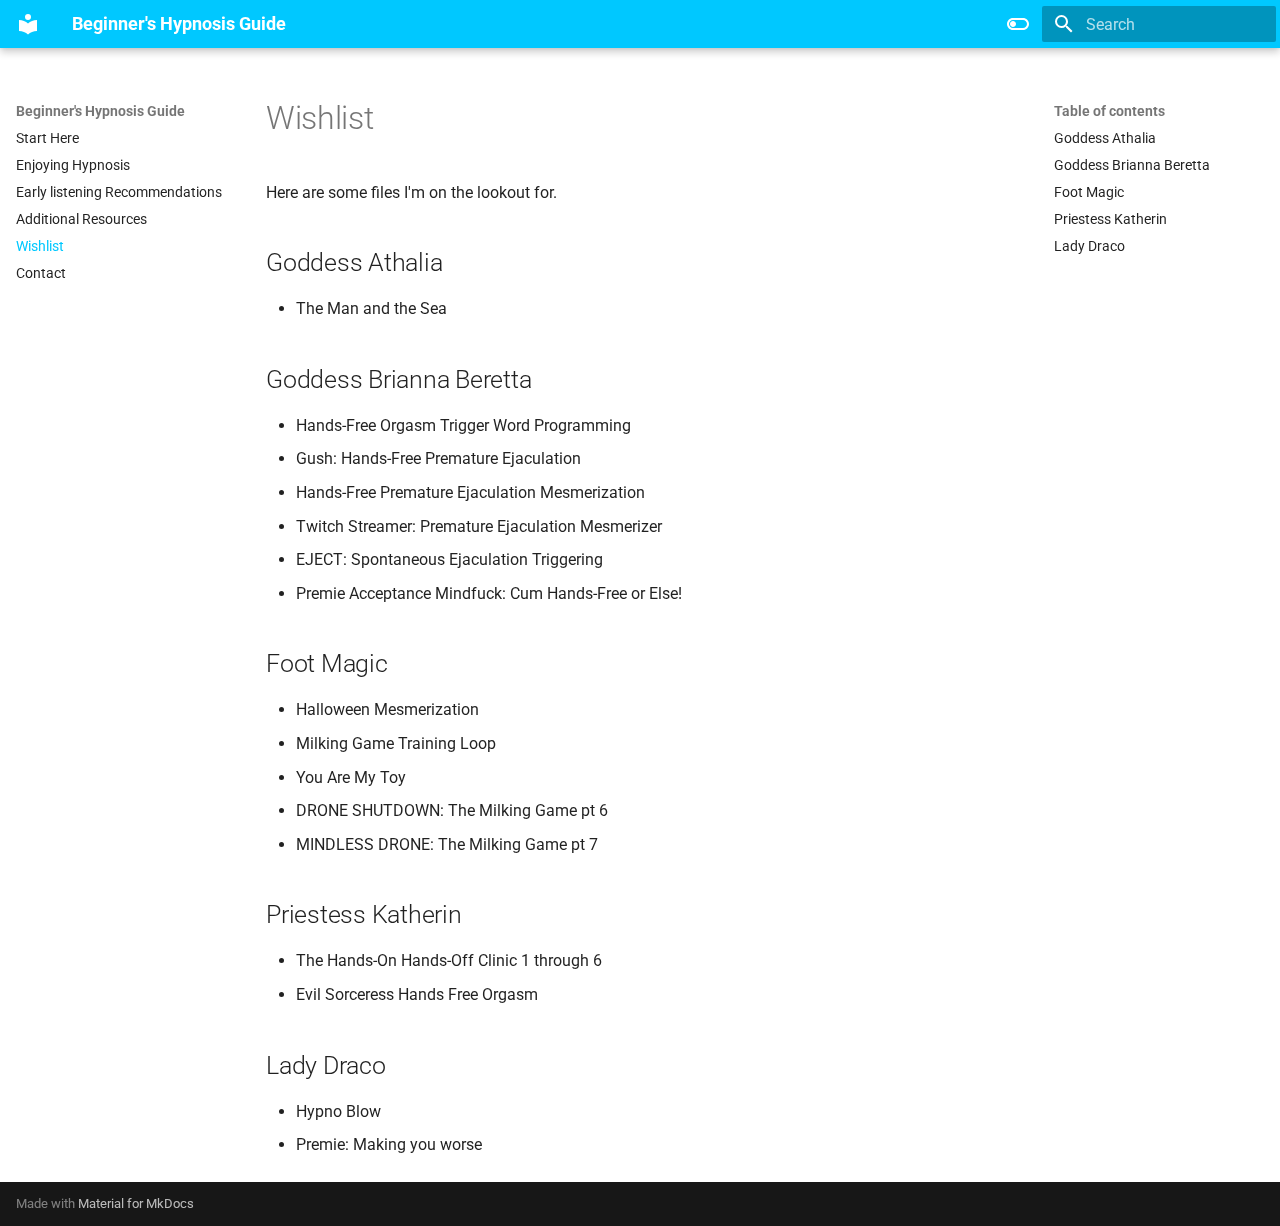
<file: Wishlist/index.html>
<!doctype html>
<html lang="en" class="no-js">
  <head>
    
      <meta charset="utf-8">
      <meta name="viewport" content="width=device-width,initial-scale=1">
      
      
      
      
        <link rel="prev" href="../AdditionalResources/">
      
      
        <link rel="next" href="../Contact/">
      
      <link rel="icon" href="../assets/images/favicon.png">
      <meta name="generator" content="mkdocs-1.4.3, mkdocs-material-9.1.16">
    
    
      
        <title>Wishlist - Beginner's Hypnosis Guide</title>
      
    
    
      <link rel="stylesheet" href="../assets/stylesheets/main.26e3688c.min.css">
      
        
        <link rel="stylesheet" href="../assets/stylesheets/palette.ecc896b0.min.css">
      
      

    
    
    
      
        
        
        <link rel="preconnect" href="https://fonts.gstatic.com" crossorigin>
        <link rel="stylesheet" href="https://fonts.googleapis.com/css?family=Roboto:300,300i,400,400i,700,700i%7CRoboto+Mono:400,400i,700,700i&display=fallback">
        <style>:root{--md-text-font:"Roboto";--md-code-font:"Roboto Mono"}</style>
      
    
    
      <link rel="stylesheet" href="../Stylesheets/extra.css">
    
    <script>__md_scope=new URL("..",location),__md_hash=e=>[...e].reduce((e,_)=>(e<<5)-e+_.charCodeAt(0),0),__md_get=(e,_=localStorage,t=__md_scope)=>JSON.parse(_.getItem(t.pathname+"."+e)),__md_set=(e,_,t=localStorage,a=__md_scope)=>{try{t.setItem(a.pathname+"."+e,JSON.stringify(_))}catch(e){}}</script>
    
      

    
    
    
  </head>
  
  
    
    
      
    
    
    
    
    <body dir="ltr" data-md-color-scheme="default" data-md-color-primary="indigo" data-md-color-accent="indigo">
  
    
    
      <script>var palette=__md_get("__palette");if(palette&&"object"==typeof palette.color)for(var key of Object.keys(palette.color))document.body.setAttribute("data-md-color-"+key,palette.color[key])</script>
    
    <input class="md-toggle" data-md-toggle="drawer" type="checkbox" id="__drawer" autocomplete="off">
    <input class="md-toggle" data-md-toggle="search" type="checkbox" id="__search" autocomplete="off">
    <label class="md-overlay" for="__drawer"></label>
    <div data-md-component="skip">
      
        
        <a href="#wishlist" class="md-skip">
          Skip to content
        </a>
      
    </div>
    <div data-md-component="announce">
      
    </div>
    
    
      

  

<header class="md-header md-header--shadow" data-md-component="header">
  <nav class="md-header__inner md-grid" aria-label="Header">
    <a href=".." title="Beginner&#39;s Hypnosis Guide" class="md-header__button md-logo" aria-label="Beginner's Hypnosis Guide" data-md-component="logo">
      
  
  <svg xmlns="http://www.w3.org/2000/svg" viewBox="0 0 24 24"><path d="M12 8a3 3 0 0 0 3-3 3 3 0 0 0-3-3 3 3 0 0 0-3 3 3 3 0 0 0 3 3m0 3.54C9.64 9.35 6.5 8 3 8v11c3.5 0 6.64 1.35 9 3.54 2.36-2.19 5.5-3.54 9-3.54V8c-3.5 0-6.64 1.35-9 3.54Z"/></svg>

    </a>
    <label class="md-header__button md-icon" for="__drawer">
      <svg xmlns="http://www.w3.org/2000/svg" viewBox="0 0 24 24"><path d="M3 6h18v2H3V6m0 5h18v2H3v-2m0 5h18v2H3v-2Z"/></svg>
    </label>
    <div class="md-header__title" data-md-component="header-title">
      <div class="md-header__ellipsis">
        <div class="md-header__topic">
          <span class="md-ellipsis">
            Beginner's Hypnosis Guide
          </span>
        </div>
        <div class="md-header__topic" data-md-component="header-topic">
          <span class="md-ellipsis">
            
              Wishlist
            
          </span>
        </div>
      </div>
    </div>
    
      
        <form class="md-header__option" data-md-component="palette">
          
            
            
            
            <input class="md-option" data-md-color-media="(prefers-color-scheme: light)" data-md-color-scheme="default" data-md-color-primary="indigo" data-md-color-accent="indigo"  aria-label="Switch to dark mode"  type="radio" name="__palette" id="__palette_1">
            
              <label class="md-header__button md-icon" title="Switch to dark mode" for="__palette_2" hidden>
                <svg xmlns="http://www.w3.org/2000/svg" viewBox="0 0 24 24"><path d="M17 6H7c-3.31 0-6 2.69-6 6s2.69 6 6 6h10c3.31 0 6-2.69 6-6s-2.69-6-6-6zm0 10H7c-2.21 0-4-1.79-4-4s1.79-4 4-4h10c2.21 0 4 1.79 4 4s-1.79 4-4 4zM7 9c-1.66 0-3 1.34-3 3s1.34 3 3 3 3-1.34 3-3-1.34-3-3-3z"/></svg>
              </label>
            
          
            
            
            
            <input class="md-option" data-md-color-media="(prefers-color-scheme: dark)" data-md-color-scheme="slate" data-md-color-primary="indigo" data-md-color-accent="indigo"  aria-label="Switch to light mode"  type="radio" name="__palette" id="__palette_2">
            
              <label class="md-header__button md-icon" title="Switch to light mode" for="__palette_1" hidden>
                <svg xmlns="http://www.w3.org/2000/svg" viewBox="0 0 24 24"><path d="M17 7H7a5 5 0 0 0-5 5 5 5 0 0 0 5 5h10a5 5 0 0 0 5-5 5 5 0 0 0-5-5m0 8a3 3 0 0 1-3-3 3 3 0 0 1 3-3 3 3 0 0 1 3 3 3 3 0 0 1-3 3Z"/></svg>
              </label>
            
          
        </form>
      
    
    
    
      <label class="md-header__button md-icon" for="__search">
        <svg xmlns="http://www.w3.org/2000/svg" viewBox="0 0 24 24"><path d="M9.5 3A6.5 6.5 0 0 1 16 9.5c0 1.61-.59 3.09-1.56 4.23l.27.27h.79l5 5-1.5 1.5-5-5v-.79l-.27-.27A6.516 6.516 0 0 1 9.5 16 6.5 6.5 0 0 1 3 9.5 6.5 6.5 0 0 1 9.5 3m0 2C7 5 5 7 5 9.5S7 14 9.5 14 14 12 14 9.5 12 5 9.5 5Z"/></svg>
      </label>
      <div class="md-search" data-md-component="search" role="dialog">
  <label class="md-search__overlay" for="__search"></label>
  <div class="md-search__inner" role="search">
    <form class="md-search__form" name="search">
      <input type="text" class="md-search__input" name="query" aria-label="Search" placeholder="Search" autocapitalize="off" autocorrect="off" autocomplete="off" spellcheck="false" data-md-component="search-query" required>
      <label class="md-search__icon md-icon" for="__search">
        <svg xmlns="http://www.w3.org/2000/svg" viewBox="0 0 24 24"><path d="M9.5 3A6.5 6.5 0 0 1 16 9.5c0 1.61-.59 3.09-1.56 4.23l.27.27h.79l5 5-1.5 1.5-5-5v-.79l-.27-.27A6.516 6.516 0 0 1 9.5 16 6.5 6.5 0 0 1 3 9.5 6.5 6.5 0 0 1 9.5 3m0 2C7 5 5 7 5 9.5S7 14 9.5 14 14 12 14 9.5 12 5 9.5 5Z"/></svg>
        <svg xmlns="http://www.w3.org/2000/svg" viewBox="0 0 24 24"><path d="M20 11v2H8l5.5 5.5-1.42 1.42L4.16 12l7.92-7.92L13.5 5.5 8 11h12Z"/></svg>
      </label>
      <nav class="md-search__options" aria-label="Search">
        
        <button type="reset" class="md-search__icon md-icon" title="Clear" aria-label="Clear" tabindex="-1">
          <svg xmlns="http://www.w3.org/2000/svg" viewBox="0 0 24 24"><path d="M19 6.41 17.59 5 12 10.59 6.41 5 5 6.41 10.59 12 5 17.59 6.41 19 12 13.41 17.59 19 19 17.59 13.41 12 19 6.41Z"/></svg>
        </button>
      </nav>
      
    </form>
    <div class="md-search__output">
      <div class="md-search__scrollwrap" data-md-scrollfix>
        <div class="md-search-result" data-md-component="search-result">
          <div class="md-search-result__meta">
            Initializing search
          </div>
          <ol class="md-search-result__list" role="presentation"></ol>
        </div>
      </div>
    </div>
  </div>
</div>
    
    
  </nav>
  
</header>
    
    <div class="md-container" data-md-component="container">
      
      
        
          
        
      
      <main class="md-main" data-md-component="main">
        <div class="md-main__inner md-grid">
          
            
              
              <div class="md-sidebar md-sidebar--primary" data-md-component="sidebar" data-md-type="navigation" >
                <div class="md-sidebar__scrollwrap">
                  <div class="md-sidebar__inner">
                    


<nav class="md-nav md-nav--primary" aria-label="Navigation" data-md-level="0">
  <label class="md-nav__title" for="__drawer">
    <a href=".." title="Beginner&#39;s Hypnosis Guide" class="md-nav__button md-logo" aria-label="Beginner's Hypnosis Guide" data-md-component="logo">
      
  
  <svg xmlns="http://www.w3.org/2000/svg" viewBox="0 0 24 24"><path d="M12 8a3 3 0 0 0 3-3 3 3 0 0 0-3-3 3 3 0 0 0-3 3 3 3 0 0 0 3 3m0 3.54C9.64 9.35 6.5 8 3 8v11c3.5 0 6.64 1.35 9 3.54 2.36-2.19 5.5-3.54 9-3.54V8c-3.5 0-6.64 1.35-9 3.54Z"/></svg>

    </a>
    Beginner's Hypnosis Guide
  </label>
  
  <ul class="md-nav__list" data-md-scrollfix>
    
      
      
      

  
  
  
    <li class="md-nav__item">
      <a href="../Start/" class="md-nav__link">
        Start Here
      </a>
    </li>
  

    
      
      
      

  
  
  
    <li class="md-nav__item">
      <a href="../EH/" class="md-nav__link">
        Enjoying Hypnosis
      </a>
    </li>
  

    
      
      
      

  
  
  
    <li class="md-nav__item">
      <a href="../ELR/" class="md-nav__link">
        Early listening Recommendations
      </a>
    </li>
  

    
      
      
      

  
  
  
    <li class="md-nav__item">
      <a href="../AdditionalResources/" class="md-nav__link">
        Additional Resources
      </a>
    </li>
  

    
      
      
      

  
  
    
  
  
    <li class="md-nav__item md-nav__item--active">
      
      <input class="md-nav__toggle md-toggle" type="checkbox" id="__toc">
      
      
        
      
      
        <label class="md-nav__link md-nav__link--active" for="__toc">
          Wishlist
          <span class="md-nav__icon md-icon"></span>
        </label>
      
      <a href="./" class="md-nav__link md-nav__link--active">
        Wishlist
      </a>
      
        

<nav class="md-nav md-nav--secondary" aria-label="Table of contents">
  
  
  
    
  
  
    <label class="md-nav__title" for="__toc">
      <span class="md-nav__icon md-icon"></span>
      Table of contents
    </label>
    <ul class="md-nav__list" data-md-component="toc" data-md-scrollfix>
      
        <li class="md-nav__item">
  <a href="#goddess-athalia" class="md-nav__link">
    Goddess Athalia
  </a>
  
</li>
      
        <li class="md-nav__item">
  <a href="#goddess-brianna-beretta" class="md-nav__link">
    Goddess Brianna Beretta
  </a>
  
</li>
      
        <li class="md-nav__item">
  <a href="#foot-magic" class="md-nav__link">
    Foot Magic
  </a>
  
</li>
      
        <li class="md-nav__item">
  <a href="#priestess-katherin" class="md-nav__link">
    Priestess Katherin
  </a>
  
</li>
      
        <li class="md-nav__item">
  <a href="#lady-draco" class="md-nav__link">
    Lady Draco
  </a>
  
</li>
      
    </ul>
  
</nav>
      
    </li>
  

    
      
      
      

  
  
  
    <li class="md-nav__item">
      <a href="../Contact/" class="md-nav__link">
        Contact
      </a>
    </li>
  

    
  </ul>
</nav>
                  </div>
                </div>
              </div>
            
            
              
              <div class="md-sidebar md-sidebar--secondary" data-md-component="sidebar" data-md-type="toc" >
                <div class="md-sidebar__scrollwrap">
                  <div class="md-sidebar__inner">
                    

<nav class="md-nav md-nav--secondary" aria-label="Table of contents">
  
  
  
    
  
  
    <label class="md-nav__title" for="__toc">
      <span class="md-nav__icon md-icon"></span>
      Table of contents
    </label>
    <ul class="md-nav__list" data-md-component="toc" data-md-scrollfix>
      
        <li class="md-nav__item">
  <a href="#goddess-athalia" class="md-nav__link">
    Goddess Athalia
  </a>
  
</li>
      
        <li class="md-nav__item">
  <a href="#goddess-brianna-beretta" class="md-nav__link">
    Goddess Brianna Beretta
  </a>
  
</li>
      
        <li class="md-nav__item">
  <a href="#foot-magic" class="md-nav__link">
    Foot Magic
  </a>
  
</li>
      
        <li class="md-nav__item">
  <a href="#priestess-katherin" class="md-nav__link">
    Priestess Katherin
  </a>
  
</li>
      
        <li class="md-nav__item">
  <a href="#lady-draco" class="md-nav__link">
    Lady Draco
  </a>
  
</li>
      
    </ul>
  
</nav>
                  </div>
                </div>
              </div>
            
          
          
            <div class="md-content" data-md-component="content">
              <article class="md-content__inner md-typeset">
                
                  


<h1 id="wishlist">Wishlist</h1>
<p>Here are some files I'm on the lookout for.</p>
<h2 id="goddess-athalia">Goddess Athalia</h2>
<ul>
<li>The Man and the Sea</li>
</ul>
<h2 id="goddess-brianna-beretta">Goddess Brianna Beretta</h2>
<ul>
<li>Hands-Free Orgasm Trigger Word Programming</li>
<li>Gush: Hands-Free Premature Ejaculation</li>
<li>Hands-Free Premature Ejaculation Mesmerization</li>
<li>Twitch Streamer: Premature Ejaculation Mesmerizer</li>
<li>EJECT: Spontaneous Ejaculation Triggering</li>
<li>Premie Acceptance Mindfuck: Cum Hands-Free or Else!</li>
</ul>
<h2 id="foot-magic">Foot Magic</h2>
<ul>
<li>Halloween Mesmerization</li>
<li>Milking Game Training Loop</li>
<li>You Are My Toy</li>
<li>DRONE SHUTDOWN: The Milking Game pt 6</li>
<li>MINDLESS DRONE: The Milking Game pt 7</li>
</ul>
<h2 id="priestess-katherin">Priestess Katherin</h2>
<ul>
<li>The Hands-On Hands-Off Clinic 1 through 6</li>
<li>Evil Sorceress Hands Free Orgasm</li>
</ul>
<h2 id="lady-draco">Lady Draco</h2>
<ul>
<li>Hypno Blow</li>
<li>Premie: Making you worse</li>
</ul>





                
              </article>
            </div>
          
          
        </div>
        
      </main>
      
        <footer class="md-footer">
  
  <div class="md-footer-meta md-typeset">
    <div class="md-footer-meta__inner md-grid">
      <div class="md-copyright">
  
  
    Made with
    <a href="https://squidfunk.github.io/mkdocs-material/" target="_blank" rel="noopener">
      Material for MkDocs
    </a>
  
</div>
      
    </div>
  </div>
</footer>
      
    </div>
    <div class="md-dialog" data-md-component="dialog">
      <div class="md-dialog__inner md-typeset"></div>
    </div>
    
    <script id="__config" type="application/json">{"base": "..", "features": ["navagation.instant", "navagation.tracking", "navagation.tabs"], "search": "../assets/javascripts/workers/search.208ed371.min.js", "translations": {"clipboard.copied": "Copied to clipboard", "clipboard.copy": "Copy to clipboard", "search.result.more.one": "1 more on this page", "search.result.more.other": "# more on this page", "search.result.none": "No matching documents", "search.result.one": "1 matching document", "search.result.other": "# matching documents", "search.result.placeholder": "Type to start searching", "search.result.term.missing": "Missing", "select.version": "Select version"}}</script>
    
    
      <script src="../assets/javascripts/bundle.a51614de.min.js"></script>
      
    
  </body>
</html>
</file>
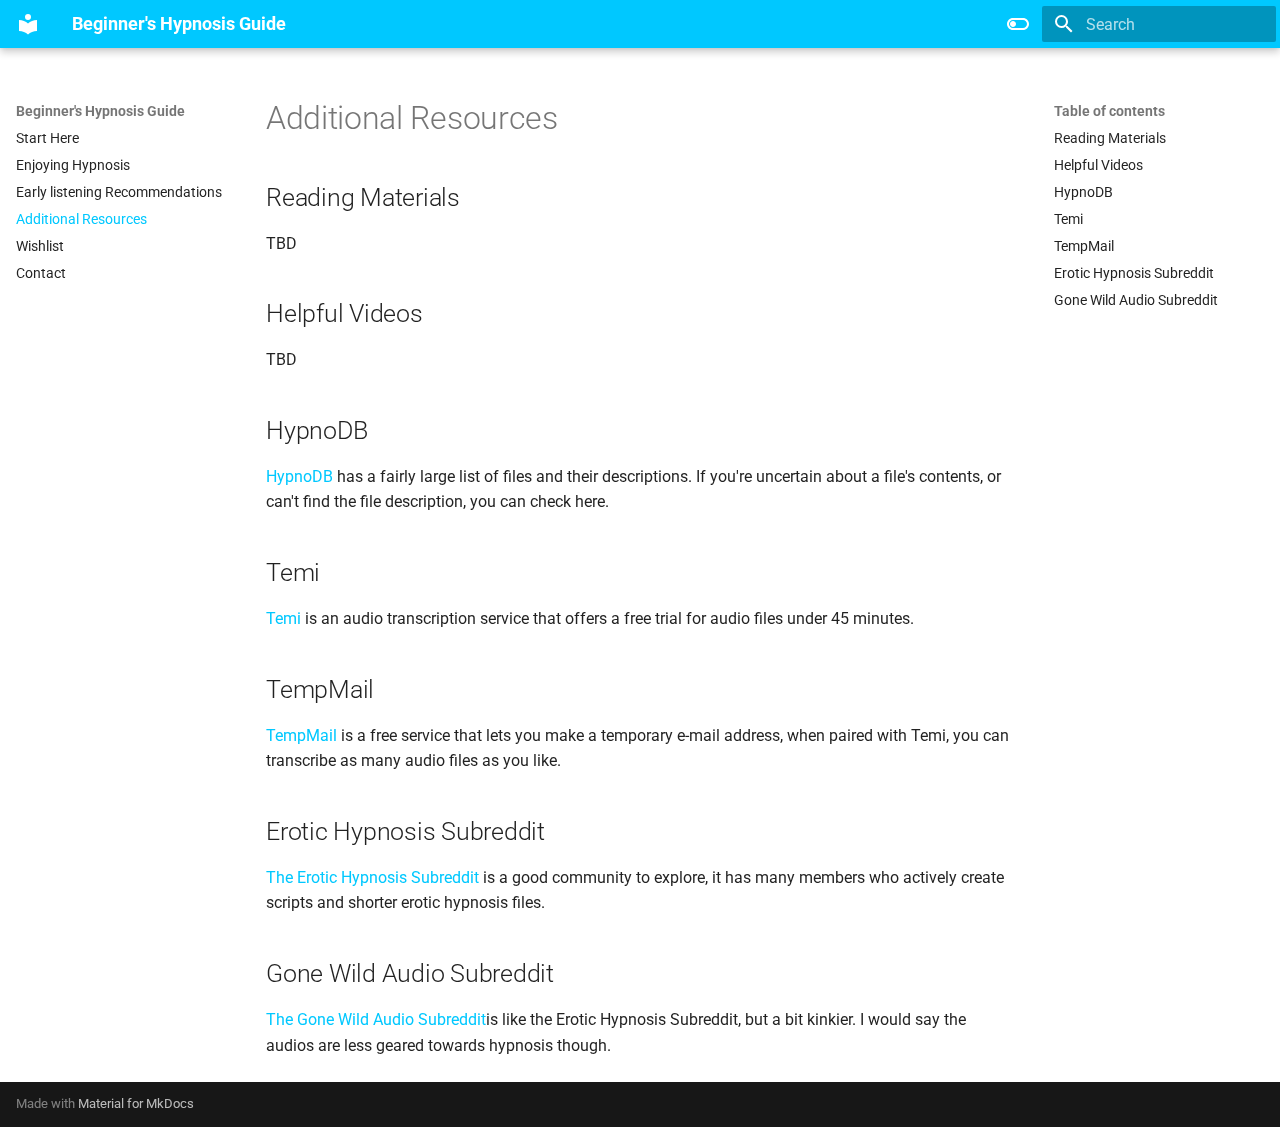
<file: site/AdditionalResources/index.html>
<!doctype html>
<html lang="en" class="no-js">
  <head>
    
      <meta charset="utf-8">
      <meta name="viewport" content="width=device-width,initial-scale=1">
      
      
      
      
        <link rel="prev" href="../ELR/">
      
      
        <link rel="next" href="../Wishlist/">
      
      <link rel="icon" href="../assets/images/favicon.png">
      <meta name="generator" content="mkdocs-1.4.3, mkdocs-material-9.1.16">
    
    
      
        <title>Additional Resources - Beginner's Hypnosis Guide</title>
      
    
    
      <link rel="stylesheet" href="../assets/stylesheets/main.26e3688c.min.css">
      
        
        <link rel="stylesheet" href="../assets/stylesheets/palette.ecc896b0.min.css">
      
      

    
    
    
      
        
        
        <link rel="preconnect" href="https://fonts.gstatic.com" crossorigin>
        <link rel="stylesheet" href="https://fonts.googleapis.com/css?family=Roboto:300,300i,400,400i,700,700i%7CRoboto+Mono:400,400i,700,700i&display=fallback">
        <style>:root{--md-text-font:"Roboto";--md-code-font:"Roboto Mono"}</style>
      
    
    
      <link rel="stylesheet" href="../Stylesheets/extra.css">
    
    <script>__md_scope=new URL("..",location),__md_hash=e=>[...e].reduce((e,_)=>(e<<5)-e+_.charCodeAt(0),0),__md_get=(e,_=localStorage,t=__md_scope)=>JSON.parse(_.getItem(t.pathname+"."+e)),__md_set=(e,_,t=localStorage,a=__md_scope)=>{try{t.setItem(a.pathname+"."+e,JSON.stringify(_))}catch(e){}}</script>
    
      

    
    
    
  </head>
  
  
    
    
      
    
    
    
    
    <body dir="ltr" data-md-color-scheme="default" data-md-color-primary="indigo" data-md-color-accent="indigo">
  
    
    
      <script>var palette=__md_get("__palette");if(palette&&"object"==typeof palette.color)for(var key of Object.keys(palette.color))document.body.setAttribute("data-md-color-"+key,palette.color[key])</script>
    
    <input class="md-toggle" data-md-toggle="drawer" type="checkbox" id="__drawer" autocomplete="off">
    <input class="md-toggle" data-md-toggle="search" type="checkbox" id="__search" autocomplete="off">
    <label class="md-overlay" for="__drawer"></label>
    <div data-md-component="skip">
      
        
        <a href="#additional-resources" class="md-skip">
          Skip to content
        </a>
      
    </div>
    <div data-md-component="announce">
      
    </div>
    
    
      

  

<header class="md-header md-header--shadow" data-md-component="header">
  <nav class="md-header__inner md-grid" aria-label="Header">
    <a href=".." title="Beginner&#39;s Hypnosis Guide" class="md-header__button md-logo" aria-label="Beginner's Hypnosis Guide" data-md-component="logo">
      
  
  <svg xmlns="http://www.w3.org/2000/svg" viewBox="0 0 24 24"><path d="M12 8a3 3 0 0 0 3-3 3 3 0 0 0-3-3 3 3 0 0 0-3 3 3 3 0 0 0 3 3m0 3.54C9.64 9.35 6.5 8 3 8v11c3.5 0 6.64 1.35 9 3.54 2.36-2.19 5.5-3.54 9-3.54V8c-3.5 0-6.64 1.35-9 3.54Z"/></svg>

    </a>
    <label class="md-header__button md-icon" for="__drawer">
      <svg xmlns="http://www.w3.org/2000/svg" viewBox="0 0 24 24"><path d="M3 6h18v2H3V6m0 5h18v2H3v-2m0 5h18v2H3v-2Z"/></svg>
    </label>
    <div class="md-header__title" data-md-component="header-title">
      <div class="md-header__ellipsis">
        <div class="md-header__topic">
          <span class="md-ellipsis">
            Beginner's Hypnosis Guide
          </span>
        </div>
        <div class="md-header__topic" data-md-component="header-topic">
          <span class="md-ellipsis">
            
              Additional Resources
            
          </span>
        </div>
      </div>
    </div>
    
      
        <form class="md-header__option" data-md-component="palette">
          
            
            
            
            <input class="md-option" data-md-color-media="(prefers-color-scheme: light)" data-md-color-scheme="default" data-md-color-primary="indigo" data-md-color-accent="indigo"  aria-label="Switch to dark mode"  type="radio" name="__palette" id="__palette_1">
            
              <label class="md-header__button md-icon" title="Switch to dark mode" for="__palette_2" hidden>
                <svg xmlns="http://www.w3.org/2000/svg" viewBox="0 0 24 24"><path d="M17 6H7c-3.31 0-6 2.69-6 6s2.69 6 6 6h10c3.31 0 6-2.69 6-6s-2.69-6-6-6zm0 10H7c-2.21 0-4-1.79-4-4s1.79-4 4-4h10c2.21 0 4 1.79 4 4s-1.79 4-4 4zM7 9c-1.66 0-3 1.34-3 3s1.34 3 3 3 3-1.34 3-3-1.34-3-3-3z"/></svg>
              </label>
            
          
            
            
            
            <input class="md-option" data-md-color-media="(prefers-color-scheme: dark)" data-md-color-scheme="slate" data-md-color-primary="indigo" data-md-color-accent="indigo"  aria-label="Switch to light mode"  type="radio" name="__palette" id="__palette_2">
            
              <label class="md-header__button md-icon" title="Switch to light mode" for="__palette_1" hidden>
                <svg xmlns="http://www.w3.org/2000/svg" viewBox="0 0 24 24"><path d="M17 7H7a5 5 0 0 0-5 5 5 5 0 0 0 5 5h10a5 5 0 0 0 5-5 5 5 0 0 0-5-5m0 8a3 3 0 0 1-3-3 3 3 0 0 1 3-3 3 3 0 0 1 3 3 3 3 0 0 1-3 3Z"/></svg>
              </label>
            
          
        </form>
      
    
    
    
      <label class="md-header__button md-icon" for="__search">
        <svg xmlns="http://www.w3.org/2000/svg" viewBox="0 0 24 24"><path d="M9.5 3A6.5 6.5 0 0 1 16 9.5c0 1.61-.59 3.09-1.56 4.23l.27.27h.79l5 5-1.5 1.5-5-5v-.79l-.27-.27A6.516 6.516 0 0 1 9.5 16 6.5 6.5 0 0 1 3 9.5 6.5 6.5 0 0 1 9.5 3m0 2C7 5 5 7 5 9.5S7 14 9.5 14 14 12 14 9.5 12 5 9.5 5Z"/></svg>
      </label>
      <div class="md-search" data-md-component="search" role="dialog">
  <label class="md-search__overlay" for="__search"></label>
  <div class="md-search__inner" role="search">
    <form class="md-search__form" name="search">
      <input type="text" class="md-search__input" name="query" aria-label="Search" placeholder="Search" autocapitalize="off" autocorrect="off" autocomplete="off" spellcheck="false" data-md-component="search-query" required>
      <label class="md-search__icon md-icon" for="__search">
        <svg xmlns="http://www.w3.org/2000/svg" viewBox="0 0 24 24"><path d="M9.5 3A6.5 6.5 0 0 1 16 9.5c0 1.61-.59 3.09-1.56 4.23l.27.27h.79l5 5-1.5 1.5-5-5v-.79l-.27-.27A6.516 6.516 0 0 1 9.5 16 6.5 6.5 0 0 1 3 9.5 6.5 6.5 0 0 1 9.5 3m0 2C7 5 5 7 5 9.5S7 14 9.5 14 14 12 14 9.5 12 5 9.5 5Z"/></svg>
        <svg xmlns="http://www.w3.org/2000/svg" viewBox="0 0 24 24"><path d="M20 11v2H8l5.5 5.5-1.42 1.42L4.16 12l7.92-7.92L13.5 5.5 8 11h12Z"/></svg>
      </label>
      <nav class="md-search__options" aria-label="Search">
        
        <button type="reset" class="md-search__icon md-icon" title="Clear" aria-label="Clear" tabindex="-1">
          <svg xmlns="http://www.w3.org/2000/svg" viewBox="0 0 24 24"><path d="M19 6.41 17.59 5 12 10.59 6.41 5 5 6.41 10.59 12 5 17.59 6.41 19 12 13.41 17.59 19 19 17.59 13.41 12 19 6.41Z"/></svg>
        </button>
      </nav>
      
    </form>
    <div class="md-search__output">
      <div class="md-search__scrollwrap" data-md-scrollfix>
        <div class="md-search-result" data-md-component="search-result">
          <div class="md-search-result__meta">
            Initializing search
          </div>
          <ol class="md-search-result__list" role="presentation"></ol>
        </div>
      </div>
    </div>
  </div>
</div>
    
    
  </nav>
  
</header>
    
    <div class="md-container" data-md-component="container">
      
      
        
          
        
      
      <main class="md-main" data-md-component="main">
        <div class="md-main__inner md-grid">
          
            
              
              <div class="md-sidebar md-sidebar--primary" data-md-component="sidebar" data-md-type="navigation" >
                <div class="md-sidebar__scrollwrap">
                  <div class="md-sidebar__inner">
                    


<nav class="md-nav md-nav--primary" aria-label="Navigation" data-md-level="0">
  <label class="md-nav__title" for="__drawer">
    <a href=".." title="Beginner&#39;s Hypnosis Guide" class="md-nav__button md-logo" aria-label="Beginner's Hypnosis Guide" data-md-component="logo">
      
  
  <svg xmlns="http://www.w3.org/2000/svg" viewBox="0 0 24 24"><path d="M12 8a3 3 0 0 0 3-3 3 3 0 0 0-3-3 3 3 0 0 0-3 3 3 3 0 0 0 3 3m0 3.54C9.64 9.35 6.5 8 3 8v11c3.5 0 6.64 1.35 9 3.54 2.36-2.19 5.5-3.54 9-3.54V8c-3.5 0-6.64 1.35-9 3.54Z"/></svg>

    </a>
    Beginner's Hypnosis Guide
  </label>
  
  <ul class="md-nav__list" data-md-scrollfix>
    
      
      
      

  
  
  
    <li class="md-nav__item">
      <a href="../Start/" class="md-nav__link">
        Start Here
      </a>
    </li>
  

    
      
      
      

  
  
  
    <li class="md-nav__item">
      <a href="../EH/" class="md-nav__link">
        Enjoying Hypnosis
      </a>
    </li>
  

    
      
      
      

  
  
  
    <li class="md-nav__item">
      <a href="../ELR/" class="md-nav__link">
        Early listening Recommendations
      </a>
    </li>
  

    
      
      
      

  
  
    
  
  
    <li class="md-nav__item md-nav__item--active">
      
      <input class="md-nav__toggle md-toggle" type="checkbox" id="__toc">
      
      
        
      
      
        <label class="md-nav__link md-nav__link--active" for="__toc">
          Additional Resources
          <span class="md-nav__icon md-icon"></span>
        </label>
      
      <a href="./" class="md-nav__link md-nav__link--active">
        Additional Resources
      </a>
      
        

<nav class="md-nav md-nav--secondary" aria-label="Table of contents">
  
  
  
    
  
  
    <label class="md-nav__title" for="__toc">
      <span class="md-nav__icon md-icon"></span>
      Table of contents
    </label>
    <ul class="md-nav__list" data-md-component="toc" data-md-scrollfix>
      
        <li class="md-nav__item">
  <a href="#reading-materials" class="md-nav__link">
    Reading Materials
  </a>
  
</li>
      
        <li class="md-nav__item">
  <a href="#helpful-videos" class="md-nav__link">
    Helpful Videos
  </a>
  
</li>
      
        <li class="md-nav__item">
  <a href="#hypnodb" class="md-nav__link">
    HypnoDB
  </a>
  
</li>
      
        <li class="md-nav__item">
  <a href="#temi" class="md-nav__link">
    Temi
  </a>
  
</li>
      
        <li class="md-nav__item">
  <a href="#tempmail" class="md-nav__link">
    TempMail
  </a>
  
</li>
      
        <li class="md-nav__item">
  <a href="#erotic-hypnosis-subreddit" class="md-nav__link">
    Erotic Hypnosis Subreddit
  </a>
  
</li>
      
        <li class="md-nav__item">
  <a href="#gone-wild-audio-subreddit" class="md-nav__link">
    Gone Wild Audio Subreddit
  </a>
  
</li>
      
    </ul>
  
</nav>
      
    </li>
  

    
      
      
      

  
  
  
    <li class="md-nav__item">
      <a href="../Wishlist/" class="md-nav__link">
        Wishlist
      </a>
    </li>
  

    
      
      
      

  
  
  
    <li class="md-nav__item">
      <a href="../Contact/" class="md-nav__link">
        Contact
      </a>
    </li>
  

    
  </ul>
</nav>
                  </div>
                </div>
              </div>
            
            
              
              <div class="md-sidebar md-sidebar--secondary" data-md-component="sidebar" data-md-type="toc" >
                <div class="md-sidebar__scrollwrap">
                  <div class="md-sidebar__inner">
                    

<nav class="md-nav md-nav--secondary" aria-label="Table of contents">
  
  
  
    
  
  
    <label class="md-nav__title" for="__toc">
      <span class="md-nav__icon md-icon"></span>
      Table of contents
    </label>
    <ul class="md-nav__list" data-md-component="toc" data-md-scrollfix>
      
        <li class="md-nav__item">
  <a href="#reading-materials" class="md-nav__link">
    Reading Materials
  </a>
  
</li>
      
        <li class="md-nav__item">
  <a href="#helpful-videos" class="md-nav__link">
    Helpful Videos
  </a>
  
</li>
      
        <li class="md-nav__item">
  <a href="#hypnodb" class="md-nav__link">
    HypnoDB
  </a>
  
</li>
      
        <li class="md-nav__item">
  <a href="#temi" class="md-nav__link">
    Temi
  </a>
  
</li>
      
        <li class="md-nav__item">
  <a href="#tempmail" class="md-nav__link">
    TempMail
  </a>
  
</li>
      
        <li class="md-nav__item">
  <a href="#erotic-hypnosis-subreddit" class="md-nav__link">
    Erotic Hypnosis Subreddit
  </a>
  
</li>
      
        <li class="md-nav__item">
  <a href="#gone-wild-audio-subreddit" class="md-nav__link">
    Gone Wild Audio Subreddit
  </a>
  
</li>
      
    </ul>
  
</nav>
                  </div>
                </div>
              </div>
            
          
          
            <div class="md-content" data-md-component="content">
              <article class="md-content__inner md-typeset">
                
                  


<h1 id="additional-resources">Additional Resources</h1>
<h2 id="reading-materials">Reading Materials</h2>
<p>TBD</p>
<h2 id="helpful-videos">Helpful Videos</h2>
<p>TBD</p>
<h2 id="hypnodb">HypnoDB</h2>
<p><a href="https://hypnodb.com">HypnoDB</a> has a fairly large list of files and their descriptions. If you're uncertain about a file's contents, or can't find the file description, you can check here.</p>
<h2 id="temi">Temi</h2>
<p><a href="https://temi.com">Temi</a> is an audio transcription service that offers a free trial for audio files under 45 minutes.</p>
<h2 id="tempmail">TempMail</h2>
<p><a href="https://temp-mail.org">TempMail</a> is a free service that lets you make a temporary e-mail address, when paired with Temi, you can transcribe as many audio files as you like.</p>
<h2 id="erotic-hypnosis-subreddit">Erotic Hypnosis Subreddit</h2>
<p><a href="https://www.reddit.com/r/EroticHypnosis/">The Erotic Hypnosis Subreddit</a> is a good community to explore, it has many members who actively create scripts and shorter erotic hypnosis files.</p>
<h2 id="gone-wild-audio-subreddit">Gone Wild Audio Subreddit</h2>
<p><a href="https://www.reddit.com/r/GoneWildAudio/">The Gone Wild Audio Subreddit</a>is like the Erotic Hypnosis Subreddit, but a bit kinkier. I would say the audios are less geared towards hypnosis though.</p>





                
              </article>
            </div>
          
          
        </div>
        
      </main>
      
        <footer class="md-footer">
  
  <div class="md-footer-meta md-typeset">
    <div class="md-footer-meta__inner md-grid">
      <div class="md-copyright">
  
  
    Made with
    <a href="https://squidfunk.github.io/mkdocs-material/" target="_blank" rel="noopener">
      Material for MkDocs
    </a>
  
</div>
      
    </div>
  </div>
</footer>
      
    </div>
    <div class="md-dialog" data-md-component="dialog">
      <div class="md-dialog__inner md-typeset"></div>
    </div>
    
    <script id="__config" type="application/json">{"base": "..", "features": ["navagation.instant", "navagation.tracking", "navagation.tabs"], "search": "../assets/javascripts/workers/search.208ed371.min.js", "translations": {"clipboard.copied": "Copied to clipboard", "clipboard.copy": "Copy to clipboard", "search.result.more.one": "1 more on this page", "search.result.more.other": "# more on this page", "search.result.none": "No matching documents", "search.result.one": "1 matching document", "search.result.other": "# matching documents", "search.result.placeholder": "Type to start searching", "search.result.term.missing": "Missing", "select.version": "Select version"}}</script>
    
    
      <script src="../assets/javascripts/bundle.a51614de.min.js"></script>
      
    
  </body>
</html>
</file>
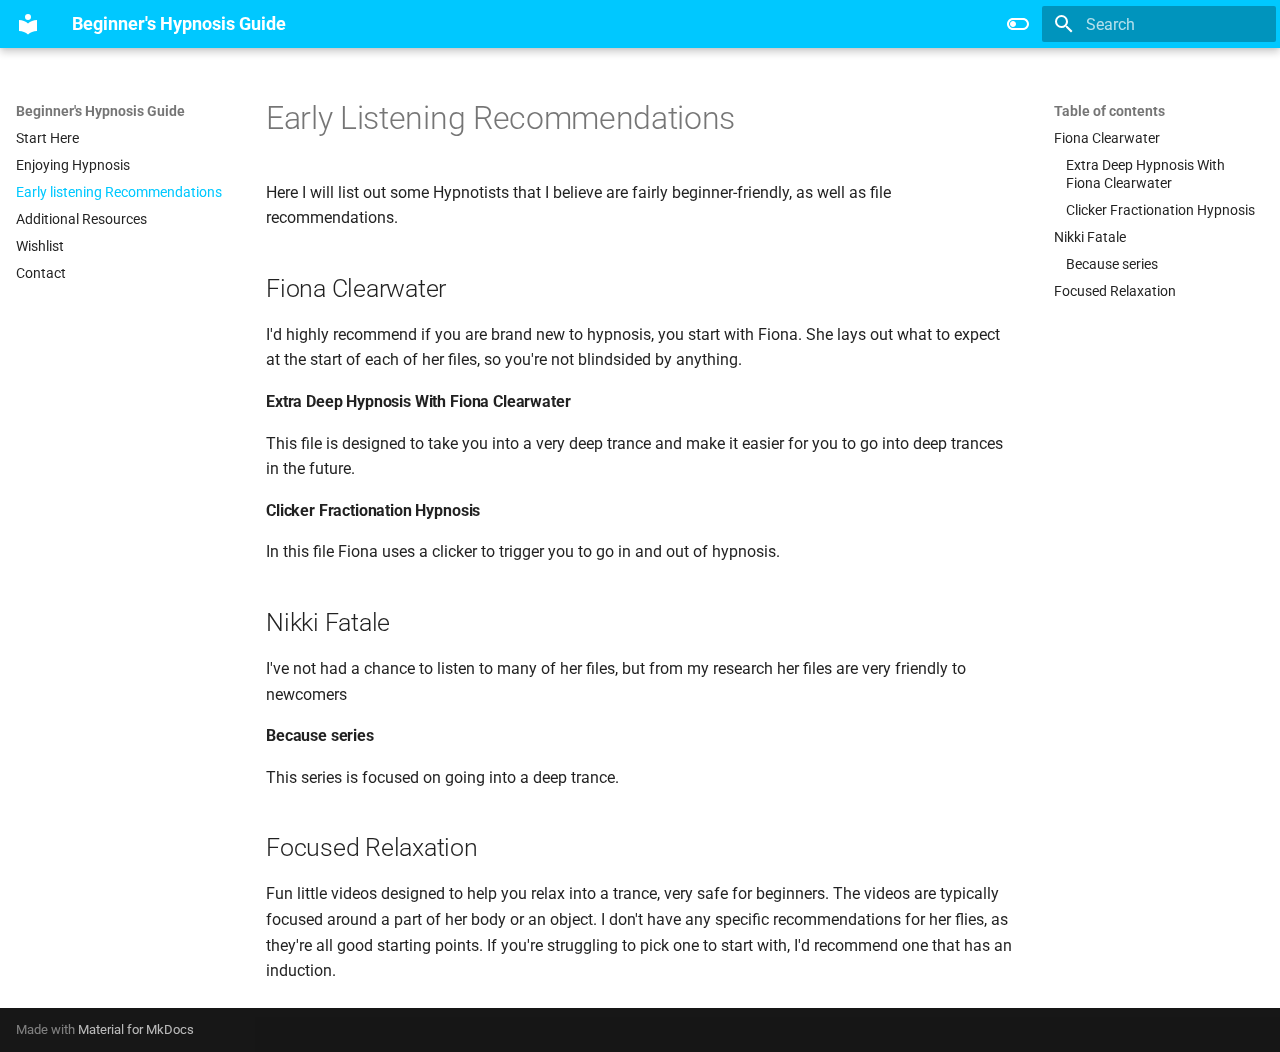
<file: site/ELR/index.html>
<!doctype html>
<html lang="en" class="no-js">
  <head>
    
      <meta charset="utf-8">
      <meta name="viewport" content="width=device-width,initial-scale=1">
      
      
      
      
        <link rel="prev" href="../EH/">
      
      
        <link rel="next" href="../AdditionalResources/">
      
      <link rel="icon" href="../assets/images/favicon.png">
      <meta name="generator" content="mkdocs-1.4.3, mkdocs-material-9.1.16">
    
    
      
        <title>Early listening Recommendations - Beginner's Hypnosis Guide</title>
      
    
    
      <link rel="stylesheet" href="../assets/stylesheets/main.26e3688c.min.css">
      
        
        <link rel="stylesheet" href="../assets/stylesheets/palette.ecc896b0.min.css">
      
      

    
    
    
      
        
        
        <link rel="preconnect" href="https://fonts.gstatic.com" crossorigin>
        <link rel="stylesheet" href="https://fonts.googleapis.com/css?family=Roboto:300,300i,400,400i,700,700i%7CRoboto+Mono:400,400i,700,700i&display=fallback">
        <style>:root{--md-text-font:"Roboto";--md-code-font:"Roboto Mono"}</style>
      
    
    
      <link rel="stylesheet" href="../Stylesheets/extra.css">
    
    <script>__md_scope=new URL("..",location),__md_hash=e=>[...e].reduce((e,_)=>(e<<5)-e+_.charCodeAt(0),0),__md_get=(e,_=localStorage,t=__md_scope)=>JSON.parse(_.getItem(t.pathname+"."+e)),__md_set=(e,_,t=localStorage,a=__md_scope)=>{try{t.setItem(a.pathname+"."+e,JSON.stringify(_))}catch(e){}}</script>
    
      

    
    
    
  </head>
  
  
    
    
      
    
    
    
    
    <body dir="ltr" data-md-color-scheme="default" data-md-color-primary="indigo" data-md-color-accent="indigo">
  
    
    
      <script>var palette=__md_get("__palette");if(palette&&"object"==typeof palette.color)for(var key of Object.keys(palette.color))document.body.setAttribute("data-md-color-"+key,palette.color[key])</script>
    
    <input class="md-toggle" data-md-toggle="drawer" type="checkbox" id="__drawer" autocomplete="off">
    <input class="md-toggle" data-md-toggle="search" type="checkbox" id="__search" autocomplete="off">
    <label class="md-overlay" for="__drawer"></label>
    <div data-md-component="skip">
      
        
        <a href="#early-listening-recommendations" class="md-skip">
          Skip to content
        </a>
      
    </div>
    <div data-md-component="announce">
      
    </div>
    
    
      

  

<header class="md-header md-header--shadow" data-md-component="header">
  <nav class="md-header__inner md-grid" aria-label="Header">
    <a href=".." title="Beginner&#39;s Hypnosis Guide" class="md-header__button md-logo" aria-label="Beginner's Hypnosis Guide" data-md-component="logo">
      
  
  <svg xmlns="http://www.w3.org/2000/svg" viewBox="0 0 24 24"><path d="M12 8a3 3 0 0 0 3-3 3 3 0 0 0-3-3 3 3 0 0 0-3 3 3 3 0 0 0 3 3m0 3.54C9.64 9.35 6.5 8 3 8v11c3.5 0 6.64 1.35 9 3.54 2.36-2.19 5.5-3.54 9-3.54V8c-3.5 0-6.64 1.35-9 3.54Z"/></svg>

    </a>
    <label class="md-header__button md-icon" for="__drawer">
      <svg xmlns="http://www.w3.org/2000/svg" viewBox="0 0 24 24"><path d="M3 6h18v2H3V6m0 5h18v2H3v-2m0 5h18v2H3v-2Z"/></svg>
    </label>
    <div class="md-header__title" data-md-component="header-title">
      <div class="md-header__ellipsis">
        <div class="md-header__topic">
          <span class="md-ellipsis">
            Beginner's Hypnosis Guide
          </span>
        </div>
        <div class="md-header__topic" data-md-component="header-topic">
          <span class="md-ellipsis">
            
              Early listening Recommendations
            
          </span>
        </div>
      </div>
    </div>
    
      
        <form class="md-header__option" data-md-component="palette">
          
            
            
            
            <input class="md-option" data-md-color-media="(prefers-color-scheme: light)" data-md-color-scheme="default" data-md-color-primary="indigo" data-md-color-accent="indigo"  aria-label="Switch to dark mode"  type="radio" name="__palette" id="__palette_1">
            
              <label class="md-header__button md-icon" title="Switch to dark mode" for="__palette_2" hidden>
                <svg xmlns="http://www.w3.org/2000/svg" viewBox="0 0 24 24"><path d="M17 6H7c-3.31 0-6 2.69-6 6s2.69 6 6 6h10c3.31 0 6-2.69 6-6s-2.69-6-6-6zm0 10H7c-2.21 0-4-1.79-4-4s1.79-4 4-4h10c2.21 0 4 1.79 4 4s-1.79 4-4 4zM7 9c-1.66 0-3 1.34-3 3s1.34 3 3 3 3-1.34 3-3-1.34-3-3-3z"/></svg>
              </label>
            
          
            
            
            
            <input class="md-option" data-md-color-media="(prefers-color-scheme: dark)" data-md-color-scheme="slate" data-md-color-primary="indigo" data-md-color-accent="indigo"  aria-label="Switch to light mode"  type="radio" name="__palette" id="__palette_2">
            
              <label class="md-header__button md-icon" title="Switch to light mode" for="__palette_1" hidden>
                <svg xmlns="http://www.w3.org/2000/svg" viewBox="0 0 24 24"><path d="M17 7H7a5 5 0 0 0-5 5 5 5 0 0 0 5 5h10a5 5 0 0 0 5-5 5 5 0 0 0-5-5m0 8a3 3 0 0 1-3-3 3 3 0 0 1 3-3 3 3 0 0 1 3 3 3 3 0 0 1-3 3Z"/></svg>
              </label>
            
          
        </form>
      
    
    
    
      <label class="md-header__button md-icon" for="__search">
        <svg xmlns="http://www.w3.org/2000/svg" viewBox="0 0 24 24"><path d="M9.5 3A6.5 6.5 0 0 1 16 9.5c0 1.61-.59 3.09-1.56 4.23l.27.27h.79l5 5-1.5 1.5-5-5v-.79l-.27-.27A6.516 6.516 0 0 1 9.5 16 6.5 6.5 0 0 1 3 9.5 6.5 6.5 0 0 1 9.5 3m0 2C7 5 5 7 5 9.5S7 14 9.5 14 14 12 14 9.5 12 5 9.5 5Z"/></svg>
      </label>
      <div class="md-search" data-md-component="search" role="dialog">
  <label class="md-search__overlay" for="__search"></label>
  <div class="md-search__inner" role="search">
    <form class="md-search__form" name="search">
      <input type="text" class="md-search__input" name="query" aria-label="Search" placeholder="Search" autocapitalize="off" autocorrect="off" autocomplete="off" spellcheck="false" data-md-component="search-query" required>
      <label class="md-search__icon md-icon" for="__search">
        <svg xmlns="http://www.w3.org/2000/svg" viewBox="0 0 24 24"><path d="M9.5 3A6.5 6.5 0 0 1 16 9.5c0 1.61-.59 3.09-1.56 4.23l.27.27h.79l5 5-1.5 1.5-5-5v-.79l-.27-.27A6.516 6.516 0 0 1 9.5 16 6.5 6.5 0 0 1 3 9.5 6.5 6.5 0 0 1 9.5 3m0 2C7 5 5 7 5 9.5S7 14 9.5 14 14 12 14 9.5 12 5 9.5 5Z"/></svg>
        <svg xmlns="http://www.w3.org/2000/svg" viewBox="0 0 24 24"><path d="M20 11v2H8l5.5 5.5-1.42 1.42L4.16 12l7.92-7.92L13.5 5.5 8 11h12Z"/></svg>
      </label>
      <nav class="md-search__options" aria-label="Search">
        
        <button type="reset" class="md-search__icon md-icon" title="Clear" aria-label="Clear" tabindex="-1">
          <svg xmlns="http://www.w3.org/2000/svg" viewBox="0 0 24 24"><path d="M19 6.41 17.59 5 12 10.59 6.41 5 5 6.41 10.59 12 5 17.59 6.41 19 12 13.41 17.59 19 19 17.59 13.41 12 19 6.41Z"/></svg>
        </button>
      </nav>
      
    </form>
    <div class="md-search__output">
      <div class="md-search__scrollwrap" data-md-scrollfix>
        <div class="md-search-result" data-md-component="search-result">
          <div class="md-search-result__meta">
            Initializing search
          </div>
          <ol class="md-search-result__list" role="presentation"></ol>
        </div>
      </div>
    </div>
  </div>
</div>
    
    
  </nav>
  
</header>
    
    <div class="md-container" data-md-component="container">
      
      
        
          
        
      
      <main class="md-main" data-md-component="main">
        <div class="md-main__inner md-grid">
          
            
              
              <div class="md-sidebar md-sidebar--primary" data-md-component="sidebar" data-md-type="navigation" >
                <div class="md-sidebar__scrollwrap">
                  <div class="md-sidebar__inner">
                    


<nav class="md-nav md-nav--primary" aria-label="Navigation" data-md-level="0">
  <label class="md-nav__title" for="__drawer">
    <a href=".." title="Beginner&#39;s Hypnosis Guide" class="md-nav__button md-logo" aria-label="Beginner's Hypnosis Guide" data-md-component="logo">
      
  
  <svg xmlns="http://www.w3.org/2000/svg" viewBox="0 0 24 24"><path d="M12 8a3 3 0 0 0 3-3 3 3 0 0 0-3-3 3 3 0 0 0-3 3 3 3 0 0 0 3 3m0 3.54C9.64 9.35 6.5 8 3 8v11c3.5 0 6.64 1.35 9 3.54 2.36-2.19 5.5-3.54 9-3.54V8c-3.5 0-6.64 1.35-9 3.54Z"/></svg>

    </a>
    Beginner's Hypnosis Guide
  </label>
  
  <ul class="md-nav__list" data-md-scrollfix>
    
      
      
      

  
  
  
    <li class="md-nav__item">
      <a href="../Start/" class="md-nav__link">
        Start Here
      </a>
    </li>
  

    
      
      
      

  
  
  
    <li class="md-nav__item">
      <a href="../EH/" class="md-nav__link">
        Enjoying Hypnosis
      </a>
    </li>
  

    
      
      
      

  
  
    
  
  
    <li class="md-nav__item md-nav__item--active">
      
      <input class="md-nav__toggle md-toggle" type="checkbox" id="__toc">
      
      
        
      
      
        <label class="md-nav__link md-nav__link--active" for="__toc">
          Early listening Recommendations
          <span class="md-nav__icon md-icon"></span>
        </label>
      
      <a href="./" class="md-nav__link md-nav__link--active">
        Early listening Recommendations
      </a>
      
        

<nav class="md-nav md-nav--secondary" aria-label="Table of contents">
  
  
  
    
  
  
    <label class="md-nav__title" for="__toc">
      <span class="md-nav__icon md-icon"></span>
      Table of contents
    </label>
    <ul class="md-nav__list" data-md-component="toc" data-md-scrollfix>
      
        <li class="md-nav__item">
  <a href="#fiona-clearwater" class="md-nav__link">
    Fiona Clearwater
  </a>
  
    <nav class="md-nav" aria-label="Fiona Clearwater">
      <ul class="md-nav__list">
        
          <li class="md-nav__item">
  <a href="#extra-deep-hypnosis-with-fiona-clearwater" class="md-nav__link">
    Extra Deep Hypnosis With Fiona Clearwater
  </a>
  
</li>
        
          <li class="md-nav__item">
  <a href="#clicker-fractionation-hypnosis" class="md-nav__link">
    Clicker Fractionation Hypnosis
  </a>
  
</li>
        
      </ul>
    </nav>
  
</li>
      
        <li class="md-nav__item">
  <a href="#nikki-fatale" class="md-nav__link">
    Nikki Fatale
  </a>
  
    <nav class="md-nav" aria-label="Nikki Fatale">
      <ul class="md-nav__list">
        
          <li class="md-nav__item">
  <a href="#because-series" class="md-nav__link">
    Because series
  </a>
  
</li>
        
      </ul>
    </nav>
  
</li>
      
        <li class="md-nav__item">
  <a href="#focused-relaxation" class="md-nav__link">
    Focused Relaxation
  </a>
  
</li>
      
    </ul>
  
</nav>
      
    </li>
  

    
      
      
      

  
  
  
    <li class="md-nav__item">
      <a href="../AdditionalResources/" class="md-nav__link">
        Additional Resources
      </a>
    </li>
  

    
      
      
      

  
  
  
    <li class="md-nav__item">
      <a href="../Wishlist/" class="md-nav__link">
        Wishlist
      </a>
    </li>
  

    
      
      
      

  
  
  
    <li class="md-nav__item">
      <a href="../Contact/" class="md-nav__link">
        Contact
      </a>
    </li>
  

    
  </ul>
</nav>
                  </div>
                </div>
              </div>
            
            
              
              <div class="md-sidebar md-sidebar--secondary" data-md-component="sidebar" data-md-type="toc" >
                <div class="md-sidebar__scrollwrap">
                  <div class="md-sidebar__inner">
                    

<nav class="md-nav md-nav--secondary" aria-label="Table of contents">
  
  
  
    
  
  
    <label class="md-nav__title" for="__toc">
      <span class="md-nav__icon md-icon"></span>
      Table of contents
    </label>
    <ul class="md-nav__list" data-md-component="toc" data-md-scrollfix>
      
        <li class="md-nav__item">
  <a href="#fiona-clearwater" class="md-nav__link">
    Fiona Clearwater
  </a>
  
    <nav class="md-nav" aria-label="Fiona Clearwater">
      <ul class="md-nav__list">
        
          <li class="md-nav__item">
  <a href="#extra-deep-hypnosis-with-fiona-clearwater" class="md-nav__link">
    Extra Deep Hypnosis With Fiona Clearwater
  </a>
  
</li>
        
          <li class="md-nav__item">
  <a href="#clicker-fractionation-hypnosis" class="md-nav__link">
    Clicker Fractionation Hypnosis
  </a>
  
</li>
        
      </ul>
    </nav>
  
</li>
      
        <li class="md-nav__item">
  <a href="#nikki-fatale" class="md-nav__link">
    Nikki Fatale
  </a>
  
    <nav class="md-nav" aria-label="Nikki Fatale">
      <ul class="md-nav__list">
        
          <li class="md-nav__item">
  <a href="#because-series" class="md-nav__link">
    Because series
  </a>
  
</li>
        
      </ul>
    </nav>
  
</li>
      
        <li class="md-nav__item">
  <a href="#focused-relaxation" class="md-nav__link">
    Focused Relaxation
  </a>
  
</li>
      
    </ul>
  
</nav>
                  </div>
                </div>
              </div>
            
          
          
            <div class="md-content" data-md-component="content">
              <article class="md-content__inner md-typeset">
                
                  


<h1 id="early-listening-recommendations">Early Listening Recommendations</h1>
<p>Here I will list out some Hypnotists that I believe are fairly beginner-friendly, as well as file recommendations.</p>
<h2 id="fiona-clearwater">Fiona Clearwater</h2>
<p>I'd highly recommend if you are brand new to hypnosis, you start with Fiona. She lays out what to expect at the start of each of her files, so you're not blindsided by anything.</p>
<h4 id="extra-deep-hypnosis-with-fiona-clearwater">Extra Deep Hypnosis With Fiona Clearwater</h4>
<p>This file is designed to take you into a very deep trance and make it easier for you to go into deep trances in the future.</p>
<h4 id="clicker-fractionation-hypnosis">Clicker Fractionation Hypnosis</h4>
<p>In this file Fiona uses a clicker to trigger you to go in and out of hypnosis.   </p>
<h2 id="nikki-fatale">Nikki Fatale</h2>
<p>I've not had a chance to listen to many of her files, but from my research her files are very friendly to newcomers</p>
<h4 id="because-series">Because series</h4>
<p>This series is focused on going into a deep trance.</p>
<h2 id="focused-relaxation">Focused Relaxation</h2>
<p>Fun little videos designed to help you relax into a trance, very safe for beginners. The videos are typically focused around a part of her body or an object. I don't have any specific recommendations for her flies, as they're all good starting points. If you're struggling to pick one to start with, I'd recommend one that has an induction.</p>





                
              </article>
            </div>
          
          
        </div>
        
      </main>
      
        <footer class="md-footer">
  
  <div class="md-footer-meta md-typeset">
    <div class="md-footer-meta__inner md-grid">
      <div class="md-copyright">
  
  
    Made with
    <a href="https://squidfunk.github.io/mkdocs-material/" target="_blank" rel="noopener">
      Material for MkDocs
    </a>
  
</div>
      
    </div>
  </div>
</footer>
      
    </div>
    <div class="md-dialog" data-md-component="dialog">
      <div class="md-dialog__inner md-typeset"></div>
    </div>
    
    <script id="__config" type="application/json">{"base": "..", "features": ["navagation.instant", "navagation.tracking", "navagation.tabs"], "search": "../assets/javascripts/workers/search.208ed371.min.js", "translations": {"clipboard.copied": "Copied to clipboard", "clipboard.copy": "Copy to clipboard", "search.result.more.one": "1 more on this page", "search.result.more.other": "# more on this page", "search.result.none": "No matching documents", "search.result.one": "1 matching document", "search.result.other": "# matching documents", "search.result.placeholder": "Type to start searching", "search.result.term.missing": "Missing", "select.version": "Select version"}}</script>
    
    
      <script src="../assets/javascripts/bundle.a51614de.min.js"></script>
      
    
  </body>
</html>
</file>
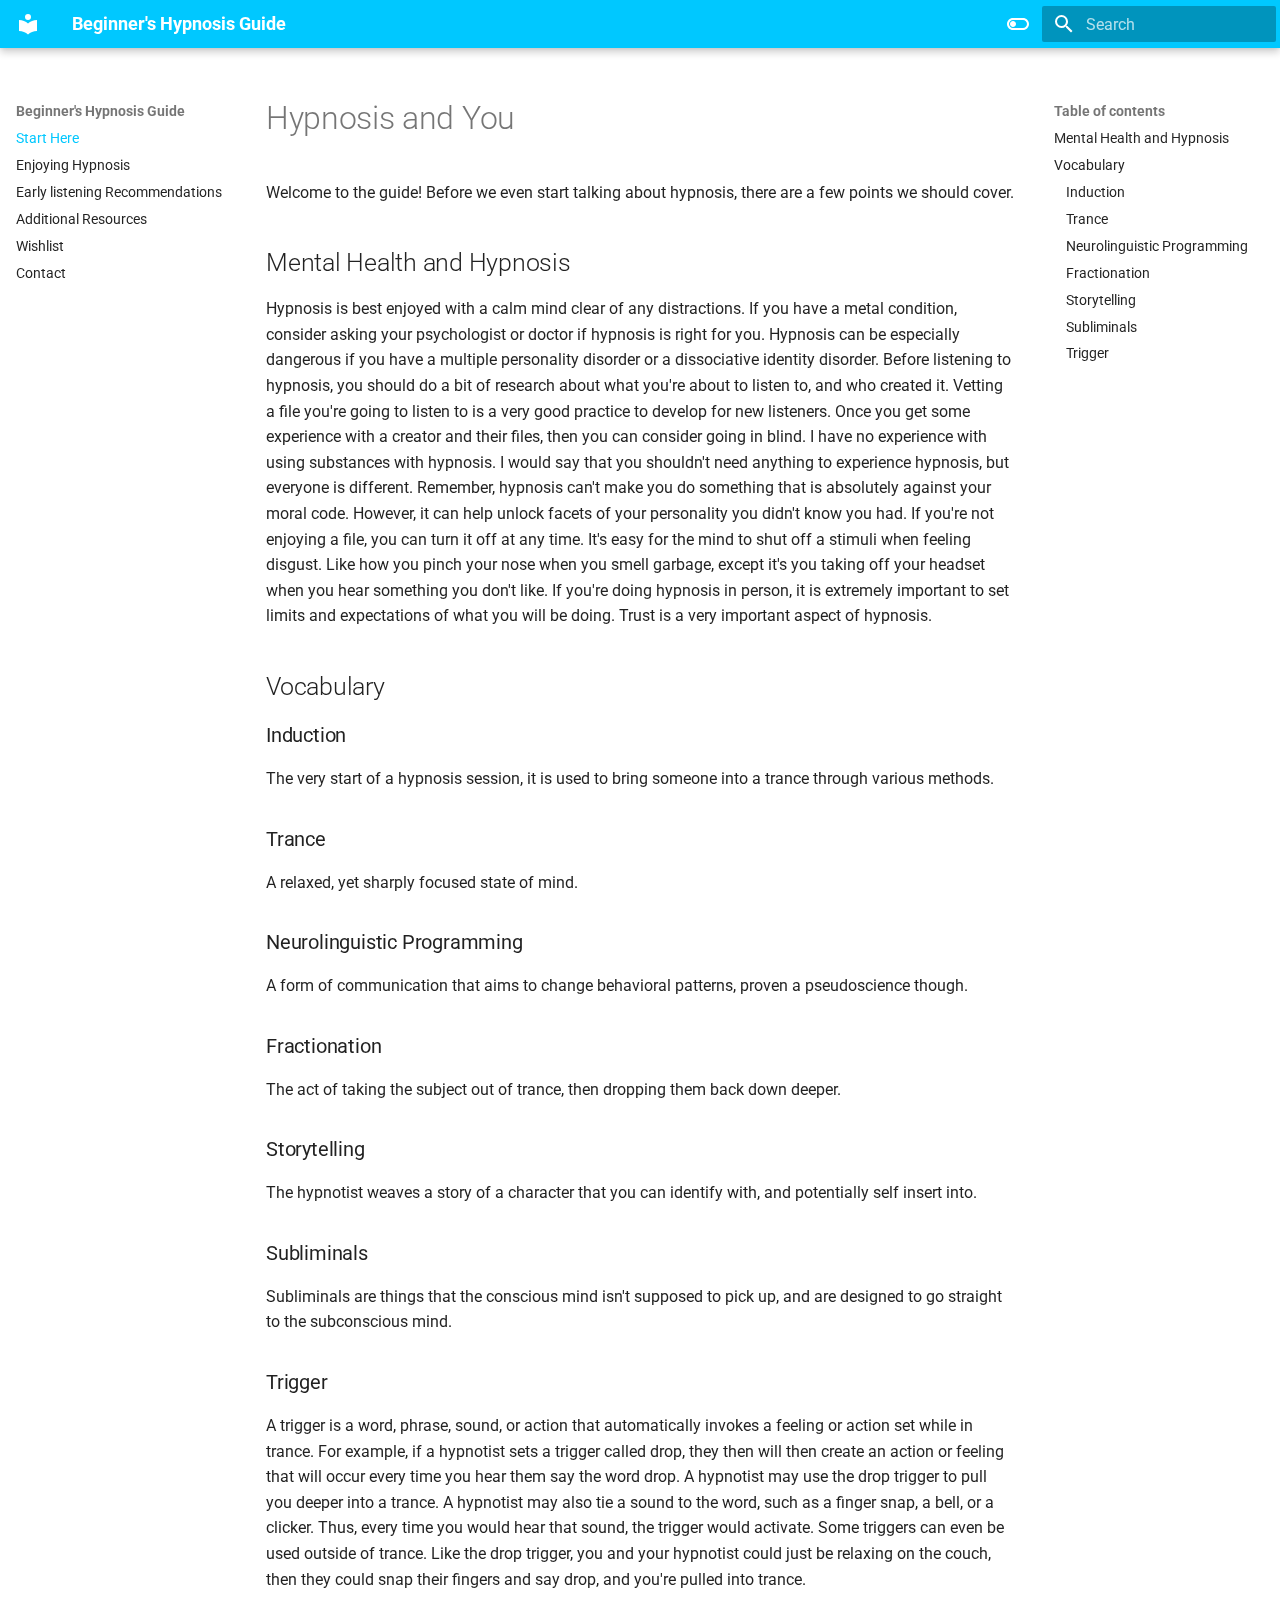
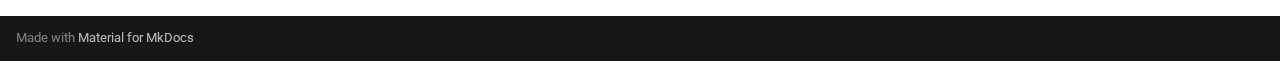
<file: site/Start/index.html>
<!doctype html>
<html lang="en" class="no-js">
  <head>
    
      <meta charset="utf-8">
      <meta name="viewport" content="width=device-width,initial-scale=1">
      
      
      
      
      
        <link rel="next" href="../EH/">
      
      <link rel="icon" href="../assets/images/favicon.png">
      <meta name="generator" content="mkdocs-1.4.3, mkdocs-material-9.1.16">
    
    
      
        <title>Start Here - Beginner's Hypnosis Guide</title>
      
    
    
      <link rel="stylesheet" href="../assets/stylesheets/main.26e3688c.min.css">
      
        
        <link rel="stylesheet" href="../assets/stylesheets/palette.ecc896b0.min.css">
      
      

    
    
    
      
        
        
        <link rel="preconnect" href="https://fonts.gstatic.com" crossorigin>
        <link rel="stylesheet" href="https://fonts.googleapis.com/css?family=Roboto:300,300i,400,400i,700,700i%7CRoboto+Mono:400,400i,700,700i&display=fallback">
        <style>:root{--md-text-font:"Roboto";--md-code-font:"Roboto Mono"}</style>
      
    
    
      <link rel="stylesheet" href="../Stylesheets/extra.css">
    
    <script>__md_scope=new URL("..",location),__md_hash=e=>[...e].reduce((e,_)=>(e<<5)-e+_.charCodeAt(0),0),__md_get=(e,_=localStorage,t=__md_scope)=>JSON.parse(_.getItem(t.pathname+"."+e)),__md_set=(e,_,t=localStorage,a=__md_scope)=>{try{t.setItem(a.pathname+"."+e,JSON.stringify(_))}catch(e){}}</script>
    
      

    
    
    
  </head>
  
  
    
    
      
    
    
    
    
    <body dir="ltr" data-md-color-scheme="default" data-md-color-primary="indigo" data-md-color-accent="indigo">
  
    
    
      <script>var palette=__md_get("__palette");if(palette&&"object"==typeof palette.color)for(var key of Object.keys(palette.color))document.body.setAttribute("data-md-color-"+key,palette.color[key])</script>
    
    <input class="md-toggle" data-md-toggle="drawer" type="checkbox" id="__drawer" autocomplete="off">
    <input class="md-toggle" data-md-toggle="search" type="checkbox" id="__search" autocomplete="off">
    <label class="md-overlay" for="__drawer"></label>
    <div data-md-component="skip">
      
        
        <a href="#hypnosis-and-you" class="md-skip">
          Skip to content
        </a>
      
    </div>
    <div data-md-component="announce">
      
    </div>
    
    
      

  

<header class="md-header md-header--shadow" data-md-component="header">
  <nav class="md-header__inner md-grid" aria-label="Header">
    <a href=".." title="Beginner&#39;s Hypnosis Guide" class="md-header__button md-logo" aria-label="Beginner's Hypnosis Guide" data-md-component="logo">
      
  
  <svg xmlns="http://www.w3.org/2000/svg" viewBox="0 0 24 24"><path d="M12 8a3 3 0 0 0 3-3 3 3 0 0 0-3-3 3 3 0 0 0-3 3 3 3 0 0 0 3 3m0 3.54C9.64 9.35 6.5 8 3 8v11c3.5 0 6.64 1.35 9 3.54 2.36-2.19 5.5-3.54 9-3.54V8c-3.5 0-6.64 1.35-9 3.54Z"/></svg>

    </a>
    <label class="md-header__button md-icon" for="__drawer">
      <svg xmlns="http://www.w3.org/2000/svg" viewBox="0 0 24 24"><path d="M3 6h18v2H3V6m0 5h18v2H3v-2m0 5h18v2H3v-2Z"/></svg>
    </label>
    <div class="md-header__title" data-md-component="header-title">
      <div class="md-header__ellipsis">
        <div class="md-header__topic">
          <span class="md-ellipsis">
            Beginner's Hypnosis Guide
          </span>
        </div>
        <div class="md-header__topic" data-md-component="header-topic">
          <span class="md-ellipsis">
            
              Start Here
            
          </span>
        </div>
      </div>
    </div>
    
      
        <form class="md-header__option" data-md-component="palette">
          
            
            
            
            <input class="md-option" data-md-color-media="(prefers-color-scheme: light)" data-md-color-scheme="default" data-md-color-primary="indigo" data-md-color-accent="indigo"  aria-label="Switch to dark mode"  type="radio" name="__palette" id="__palette_1">
            
              <label class="md-header__button md-icon" title="Switch to dark mode" for="__palette_2" hidden>
                <svg xmlns="http://www.w3.org/2000/svg" viewBox="0 0 24 24"><path d="M17 6H7c-3.31 0-6 2.69-6 6s2.69 6 6 6h10c3.31 0 6-2.69 6-6s-2.69-6-6-6zm0 10H7c-2.21 0-4-1.79-4-4s1.79-4 4-4h10c2.21 0 4 1.79 4 4s-1.79 4-4 4zM7 9c-1.66 0-3 1.34-3 3s1.34 3 3 3 3-1.34 3-3-1.34-3-3-3z"/></svg>
              </label>
            
          
            
            
            
            <input class="md-option" data-md-color-media="(prefers-color-scheme: dark)" data-md-color-scheme="slate" data-md-color-primary="indigo" data-md-color-accent="indigo"  aria-label="Switch to light mode"  type="radio" name="__palette" id="__palette_2">
            
              <label class="md-header__button md-icon" title="Switch to light mode" for="__palette_1" hidden>
                <svg xmlns="http://www.w3.org/2000/svg" viewBox="0 0 24 24"><path d="M17 7H7a5 5 0 0 0-5 5 5 5 0 0 0 5 5h10a5 5 0 0 0 5-5 5 5 0 0 0-5-5m0 8a3 3 0 0 1-3-3 3 3 0 0 1 3-3 3 3 0 0 1 3 3 3 3 0 0 1-3 3Z"/></svg>
              </label>
            
          
        </form>
      
    
    
    
      <label class="md-header__button md-icon" for="__search">
        <svg xmlns="http://www.w3.org/2000/svg" viewBox="0 0 24 24"><path d="M9.5 3A6.5 6.5 0 0 1 16 9.5c0 1.61-.59 3.09-1.56 4.23l.27.27h.79l5 5-1.5 1.5-5-5v-.79l-.27-.27A6.516 6.516 0 0 1 9.5 16 6.5 6.5 0 0 1 3 9.5 6.5 6.5 0 0 1 9.5 3m0 2C7 5 5 7 5 9.5S7 14 9.5 14 14 12 14 9.5 12 5 9.5 5Z"/></svg>
      </label>
      <div class="md-search" data-md-component="search" role="dialog">
  <label class="md-search__overlay" for="__search"></label>
  <div class="md-search__inner" role="search">
    <form class="md-search__form" name="search">
      <input type="text" class="md-search__input" name="query" aria-label="Search" placeholder="Search" autocapitalize="off" autocorrect="off" autocomplete="off" spellcheck="false" data-md-component="search-query" required>
      <label class="md-search__icon md-icon" for="__search">
        <svg xmlns="http://www.w3.org/2000/svg" viewBox="0 0 24 24"><path d="M9.5 3A6.5 6.5 0 0 1 16 9.5c0 1.61-.59 3.09-1.56 4.23l.27.27h.79l5 5-1.5 1.5-5-5v-.79l-.27-.27A6.516 6.516 0 0 1 9.5 16 6.5 6.5 0 0 1 3 9.5 6.5 6.5 0 0 1 9.5 3m0 2C7 5 5 7 5 9.5S7 14 9.5 14 14 12 14 9.5 12 5 9.5 5Z"/></svg>
        <svg xmlns="http://www.w3.org/2000/svg" viewBox="0 0 24 24"><path d="M20 11v2H8l5.5 5.5-1.42 1.42L4.16 12l7.92-7.92L13.5 5.5 8 11h12Z"/></svg>
      </label>
      <nav class="md-search__options" aria-label="Search">
        
        <button type="reset" class="md-search__icon md-icon" title="Clear" aria-label="Clear" tabindex="-1">
          <svg xmlns="http://www.w3.org/2000/svg" viewBox="0 0 24 24"><path d="M19 6.41 17.59 5 12 10.59 6.41 5 5 6.41 10.59 12 5 17.59 6.41 19 12 13.41 17.59 19 19 17.59 13.41 12 19 6.41Z"/></svg>
        </button>
      </nav>
      
    </form>
    <div class="md-search__output">
      <div class="md-search__scrollwrap" data-md-scrollfix>
        <div class="md-search-result" data-md-component="search-result">
          <div class="md-search-result__meta">
            Initializing search
          </div>
          <ol class="md-search-result__list" role="presentation"></ol>
        </div>
      </div>
    </div>
  </div>
</div>
    
    
  </nav>
  
</header>
    
    <div class="md-container" data-md-component="container">
      
      
        
          
        
      
      <main class="md-main" data-md-component="main">
        <div class="md-main__inner md-grid">
          
            
              
              <div class="md-sidebar md-sidebar--primary" data-md-component="sidebar" data-md-type="navigation" >
                <div class="md-sidebar__scrollwrap">
                  <div class="md-sidebar__inner">
                    


<nav class="md-nav md-nav--primary" aria-label="Navigation" data-md-level="0">
  <label class="md-nav__title" for="__drawer">
    <a href=".." title="Beginner&#39;s Hypnosis Guide" class="md-nav__button md-logo" aria-label="Beginner's Hypnosis Guide" data-md-component="logo">
      
  
  <svg xmlns="http://www.w3.org/2000/svg" viewBox="0 0 24 24"><path d="M12 8a3 3 0 0 0 3-3 3 3 0 0 0-3-3 3 3 0 0 0-3 3 3 3 0 0 0 3 3m0 3.54C9.64 9.35 6.5 8 3 8v11c3.5 0 6.64 1.35 9 3.54 2.36-2.19 5.5-3.54 9-3.54V8c-3.5 0-6.64 1.35-9 3.54Z"/></svg>

    </a>
    Beginner's Hypnosis Guide
  </label>
  
  <ul class="md-nav__list" data-md-scrollfix>
    
      
      
      

  
  
    
  
  
    <li class="md-nav__item md-nav__item--active">
      
      <input class="md-nav__toggle md-toggle" type="checkbox" id="__toc">
      
      
        
      
      
        <label class="md-nav__link md-nav__link--active" for="__toc">
          Start Here
          <span class="md-nav__icon md-icon"></span>
        </label>
      
      <a href="./" class="md-nav__link md-nav__link--active">
        Start Here
      </a>
      
        

<nav class="md-nav md-nav--secondary" aria-label="Table of contents">
  
  
  
    
  
  
    <label class="md-nav__title" for="__toc">
      <span class="md-nav__icon md-icon"></span>
      Table of contents
    </label>
    <ul class="md-nav__list" data-md-component="toc" data-md-scrollfix>
      
        <li class="md-nav__item">
  <a href="#mental-health-and-hypnosis" class="md-nav__link">
    Mental Health and Hypnosis
  </a>
  
</li>
      
        <li class="md-nav__item">
  <a href="#vocabulary" class="md-nav__link">
    Vocabulary
  </a>
  
    <nav class="md-nav" aria-label="Vocabulary">
      <ul class="md-nav__list">
        
          <li class="md-nav__item">
  <a href="#induction" class="md-nav__link">
    Induction
  </a>
  
</li>
        
          <li class="md-nav__item">
  <a href="#trance" class="md-nav__link">
    Trance
  </a>
  
</li>
        
          <li class="md-nav__item">
  <a href="#neurolinguistic-programming" class="md-nav__link">
    Neurolinguistic Programming
  </a>
  
</li>
        
          <li class="md-nav__item">
  <a href="#fractionation" class="md-nav__link">
    Fractionation
  </a>
  
</li>
        
          <li class="md-nav__item">
  <a href="#storytelling" class="md-nav__link">
    Storytelling
  </a>
  
</li>
        
          <li class="md-nav__item">
  <a href="#subliminals" class="md-nav__link">
    Subliminals
  </a>
  
</li>
        
          <li class="md-nav__item">
  <a href="#trigger" class="md-nav__link">
    Trigger
  </a>
  
</li>
        
      </ul>
    </nav>
  
</li>
      
    </ul>
  
</nav>
      
    </li>
  

    
      
      
      

  
  
  
    <li class="md-nav__item">
      <a href="../EH/" class="md-nav__link">
        Enjoying Hypnosis
      </a>
    </li>
  

    
      
      
      

  
  
  
    <li class="md-nav__item">
      <a href="../ELR/" class="md-nav__link">
        Early listening Recommendations
      </a>
    </li>
  

    
      
      
      

  
  
  
    <li class="md-nav__item">
      <a href="../AdditionalResources/" class="md-nav__link">
        Additional Resources
      </a>
    </li>
  

    
      
      
      

  
  
  
    <li class="md-nav__item">
      <a href="../Wishlist/" class="md-nav__link">
        Wishlist
      </a>
    </li>
  

    
      
      
      

  
  
  
    <li class="md-nav__item">
      <a href="../Contact/" class="md-nav__link">
        Contact
      </a>
    </li>
  

    
  </ul>
</nav>
                  </div>
                </div>
              </div>
            
            
              
              <div class="md-sidebar md-sidebar--secondary" data-md-component="sidebar" data-md-type="toc" >
                <div class="md-sidebar__scrollwrap">
                  <div class="md-sidebar__inner">
                    

<nav class="md-nav md-nav--secondary" aria-label="Table of contents">
  
  
  
    
  
  
    <label class="md-nav__title" for="__toc">
      <span class="md-nav__icon md-icon"></span>
      Table of contents
    </label>
    <ul class="md-nav__list" data-md-component="toc" data-md-scrollfix>
      
        <li class="md-nav__item">
  <a href="#mental-health-and-hypnosis" class="md-nav__link">
    Mental Health and Hypnosis
  </a>
  
</li>
      
        <li class="md-nav__item">
  <a href="#vocabulary" class="md-nav__link">
    Vocabulary
  </a>
  
    <nav class="md-nav" aria-label="Vocabulary">
      <ul class="md-nav__list">
        
          <li class="md-nav__item">
  <a href="#induction" class="md-nav__link">
    Induction
  </a>
  
</li>
        
          <li class="md-nav__item">
  <a href="#trance" class="md-nav__link">
    Trance
  </a>
  
</li>
        
          <li class="md-nav__item">
  <a href="#neurolinguistic-programming" class="md-nav__link">
    Neurolinguistic Programming
  </a>
  
</li>
        
          <li class="md-nav__item">
  <a href="#fractionation" class="md-nav__link">
    Fractionation
  </a>
  
</li>
        
          <li class="md-nav__item">
  <a href="#storytelling" class="md-nav__link">
    Storytelling
  </a>
  
</li>
        
          <li class="md-nav__item">
  <a href="#subliminals" class="md-nav__link">
    Subliminals
  </a>
  
</li>
        
          <li class="md-nav__item">
  <a href="#trigger" class="md-nav__link">
    Trigger
  </a>
  
</li>
        
      </ul>
    </nav>
  
</li>
      
    </ul>
  
</nav>
                  </div>
                </div>
              </div>
            
          
          
            <div class="md-content" data-md-component="content">
              <article class="md-content__inner md-typeset">
                
                  


<h1 id="hypnosis-and-you">Hypnosis and You</h1>
<p>Welcome to the guide! Before we even start talking about hypnosis, there are a few points we should cover.</p>
<h2 id="mental-health-and-hypnosis">Mental Health and Hypnosis</h2>
<p>Hypnosis is best enjoyed with a calm mind clear of any distractions. If you have a metal condition, consider asking your psychologist or doctor if hypnosis is right for you. Hypnosis can be especially dangerous if you have a multiple personality disorder or a dissociative identity disorder.
Before listening to hypnosis, you should do a bit of research about what you're about to listen to, and who created it. Vetting a file you're going to listen to is a very good practice to develop for new listeners. Once you get some experience with a creator and their files, then you can consider going in blind.
I have no experience with using substances with hypnosis. I would say that you shouldn't need anything to experience hypnosis, but everyone is different.
Remember, hypnosis can't make you do something that is absolutely against your moral code. 
However, it can help unlock facets of your personality you didn't know you had.
If you're not enjoying a file, you can turn it off at any time. It's easy for the mind to shut off a stimuli when feeling disgust. Like how you pinch your nose when you smell garbage, except it's you taking off your headset when you hear something you don't like.
If you're doing hypnosis in person, it is extremely important to set limits and expectations of what you will be doing. Trust is a very important aspect of hypnosis.</p>
<h2 id="vocabulary">Vocabulary</h2>
<h3 id="induction">Induction</h3>
<p>The very start of a hypnosis session, it is used to bring someone into a trance through various methods.</p>
<h3 id="trance">Trance</h3>
<p>A relaxed, yet sharply focused state of mind.</p>
<h3 id="neurolinguistic-programming">Neurolinguistic Programming</h3>
<p>A form of communication that aims to change behavioral patterns, proven a pseudoscience though.</p>
<h3 id="fractionation">Fractionation</h3>
<p>The act of taking the subject out of trance, then dropping them back down deeper. </p>
<h3 id="storytelling">Storytelling</h3>
<p>The hypnotist weaves a story of a character that you can identify with, and potentially self insert into.</p>
<h3 id="subliminals">Subliminals</h3>
<p>Subliminals are things that the conscious mind isn't supposed to pick up, and are designed to go straight to the subconscious mind.</p>
<h3 id="trigger">Trigger</h3>
<p>A trigger is a word, phrase, sound, or action that automatically invokes a feeling or action set while in trance. For example, if a hypnotist sets a trigger called drop, they then will then create an action or feeling that will occur every time you hear them say the word drop. A hypnotist may use the drop trigger to pull you deeper into a trance. A hypnotist may also tie a sound to the word, such as a finger snap, a bell, or a clicker. Thus, every time you would hear that sound, the trigger would activate.
Some triggers can even be used outside of trance. Like the drop trigger, you and your hypnotist could just be relaxing on the couch, then they could snap their fingers and say drop, and you're pulled into trance.</p>





                
              </article>
            </div>
          
          
        </div>
        
      </main>
      
        <footer class="md-footer">
  
  <div class="md-footer-meta md-typeset">
    <div class="md-footer-meta__inner md-grid">
      <div class="md-copyright">
  
  
    Made with
    <a href="https://squidfunk.github.io/mkdocs-material/" target="_blank" rel="noopener">
      Material for MkDocs
    </a>
  
</div>
      
    </div>
  </div>
</footer>
      
    </div>
    <div class="md-dialog" data-md-component="dialog">
      <div class="md-dialog__inner md-typeset"></div>
    </div>
    
    <script id="__config" type="application/json">{"base": "..", "features": ["navagation.instant", "navagation.tracking", "navagation.tabs"], "search": "../assets/javascripts/workers/search.208ed371.min.js", "translations": {"clipboard.copied": "Copied to clipboard", "clipboard.copy": "Copy to clipboard", "search.result.more.one": "1 more on this page", "search.result.more.other": "# more on this page", "search.result.none": "No matching documents", "search.result.one": "1 matching document", "search.result.other": "# matching documents", "search.result.placeholder": "Type to start searching", "search.result.term.missing": "Missing", "select.version": "Select version"}}</script>
    
    
      <script src="../assets/javascripts/bundle.a51614de.min.js"></script>
      
    
  </body>
</html>
</file>
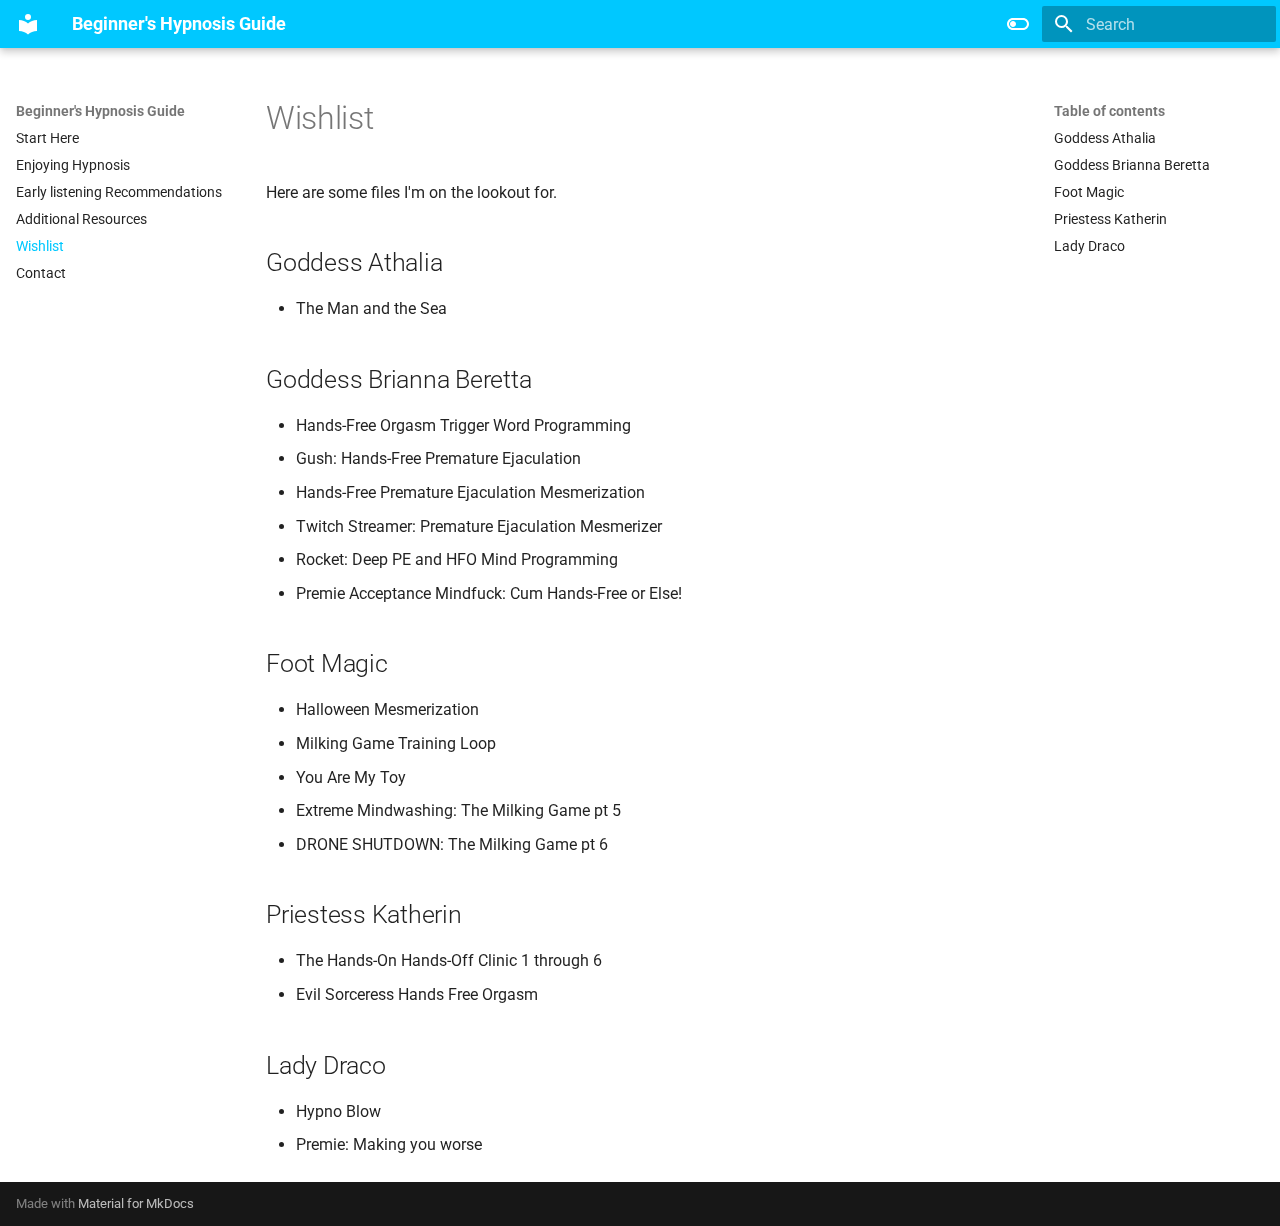
<file: site/Wishlist/index.html>
<!doctype html>
<html lang="en" class="no-js">
  <head>
    
      <meta charset="utf-8">
      <meta name="viewport" content="width=device-width,initial-scale=1">
      
      
      
      
        <link rel="prev" href="../AdditionalResources/">
      
      
        <link rel="next" href="../Contact/">
      
      <link rel="icon" href="../assets/images/favicon.png">
      <meta name="generator" content="mkdocs-1.4.3, mkdocs-material-9.1.16">
    
    
      
        <title>Wishlist - Beginner's Hypnosis Guide</title>
      
    
    
      <link rel="stylesheet" href="../assets/stylesheets/main.26e3688c.min.css">
      
        
        <link rel="stylesheet" href="../assets/stylesheets/palette.ecc896b0.min.css">
      
      

    
    
    
      
        
        
        <link rel="preconnect" href="https://fonts.gstatic.com" crossorigin>
        <link rel="stylesheet" href="https://fonts.googleapis.com/css?family=Roboto:300,300i,400,400i,700,700i%7CRoboto+Mono:400,400i,700,700i&display=fallback">
        <style>:root{--md-text-font:"Roboto";--md-code-font:"Roboto Mono"}</style>
      
    
    
      <link rel="stylesheet" href="../Stylesheets/extra.css">
    
    <script>__md_scope=new URL("..",location),__md_hash=e=>[...e].reduce((e,_)=>(e<<5)-e+_.charCodeAt(0),0),__md_get=(e,_=localStorage,t=__md_scope)=>JSON.parse(_.getItem(t.pathname+"."+e)),__md_set=(e,_,t=localStorage,a=__md_scope)=>{try{t.setItem(a.pathname+"."+e,JSON.stringify(_))}catch(e){}}</script>
    
      

    
    
    
  </head>
  
  
    
    
      
    
    
    
    
    <body dir="ltr" data-md-color-scheme="default" data-md-color-primary="indigo" data-md-color-accent="indigo">
  
    
    
      <script>var palette=__md_get("__palette");if(palette&&"object"==typeof palette.color)for(var key of Object.keys(palette.color))document.body.setAttribute("data-md-color-"+key,palette.color[key])</script>
    
    <input class="md-toggle" data-md-toggle="drawer" type="checkbox" id="__drawer" autocomplete="off">
    <input class="md-toggle" data-md-toggle="search" type="checkbox" id="__search" autocomplete="off">
    <label class="md-overlay" for="__drawer"></label>
    <div data-md-component="skip">
      
        
        <a href="#wishlist" class="md-skip">
          Skip to content
        </a>
      
    </div>
    <div data-md-component="announce">
      
    </div>
    
    
      

  

<header class="md-header md-header--shadow" data-md-component="header">
  <nav class="md-header__inner md-grid" aria-label="Header">
    <a href=".." title="Beginner&#39;s Hypnosis Guide" class="md-header__button md-logo" aria-label="Beginner's Hypnosis Guide" data-md-component="logo">
      
  
  <svg xmlns="http://www.w3.org/2000/svg" viewBox="0 0 24 24"><path d="M12 8a3 3 0 0 0 3-3 3 3 0 0 0-3-3 3 3 0 0 0-3 3 3 3 0 0 0 3 3m0 3.54C9.64 9.35 6.5 8 3 8v11c3.5 0 6.64 1.35 9 3.54 2.36-2.19 5.5-3.54 9-3.54V8c-3.5 0-6.64 1.35-9 3.54Z"/></svg>

    </a>
    <label class="md-header__button md-icon" for="__drawer">
      <svg xmlns="http://www.w3.org/2000/svg" viewBox="0 0 24 24"><path d="M3 6h18v2H3V6m0 5h18v2H3v-2m0 5h18v2H3v-2Z"/></svg>
    </label>
    <div class="md-header__title" data-md-component="header-title">
      <div class="md-header__ellipsis">
        <div class="md-header__topic">
          <span class="md-ellipsis">
            Beginner's Hypnosis Guide
          </span>
        </div>
        <div class="md-header__topic" data-md-component="header-topic">
          <span class="md-ellipsis">
            
              Wishlist
            
          </span>
        </div>
      </div>
    </div>
    
      
        <form class="md-header__option" data-md-component="palette">
          
            
            
            
            <input class="md-option" data-md-color-media="(prefers-color-scheme: light)" data-md-color-scheme="default" data-md-color-primary="indigo" data-md-color-accent="indigo"  aria-label="Switch to dark mode"  type="radio" name="__palette" id="__palette_1">
            
              <label class="md-header__button md-icon" title="Switch to dark mode" for="__palette_2" hidden>
                <svg xmlns="http://www.w3.org/2000/svg" viewBox="0 0 24 24"><path d="M17 6H7c-3.31 0-6 2.69-6 6s2.69 6 6 6h10c3.31 0 6-2.69 6-6s-2.69-6-6-6zm0 10H7c-2.21 0-4-1.79-4-4s1.79-4 4-4h10c2.21 0 4 1.79 4 4s-1.79 4-4 4zM7 9c-1.66 0-3 1.34-3 3s1.34 3 3 3 3-1.34 3-3-1.34-3-3-3z"/></svg>
              </label>
            
          
            
            
            
            <input class="md-option" data-md-color-media="(prefers-color-scheme: dark)" data-md-color-scheme="slate" data-md-color-primary="indigo" data-md-color-accent="indigo"  aria-label="Switch to light mode"  type="radio" name="__palette" id="__palette_2">
            
              <label class="md-header__button md-icon" title="Switch to light mode" for="__palette_1" hidden>
                <svg xmlns="http://www.w3.org/2000/svg" viewBox="0 0 24 24"><path d="M17 7H7a5 5 0 0 0-5 5 5 5 0 0 0 5 5h10a5 5 0 0 0 5-5 5 5 0 0 0-5-5m0 8a3 3 0 0 1-3-3 3 3 0 0 1 3-3 3 3 0 0 1 3 3 3 3 0 0 1-3 3Z"/></svg>
              </label>
            
          
        </form>
      
    
    
    
      <label class="md-header__button md-icon" for="__search">
        <svg xmlns="http://www.w3.org/2000/svg" viewBox="0 0 24 24"><path d="M9.5 3A6.5 6.5 0 0 1 16 9.5c0 1.61-.59 3.09-1.56 4.23l.27.27h.79l5 5-1.5 1.5-5-5v-.79l-.27-.27A6.516 6.516 0 0 1 9.5 16 6.5 6.5 0 0 1 3 9.5 6.5 6.5 0 0 1 9.5 3m0 2C7 5 5 7 5 9.5S7 14 9.5 14 14 12 14 9.5 12 5 9.5 5Z"/></svg>
      </label>
      <div class="md-search" data-md-component="search" role="dialog">
  <label class="md-search__overlay" for="__search"></label>
  <div class="md-search__inner" role="search">
    <form class="md-search__form" name="search">
      <input type="text" class="md-search__input" name="query" aria-label="Search" placeholder="Search" autocapitalize="off" autocorrect="off" autocomplete="off" spellcheck="false" data-md-component="search-query" required>
      <label class="md-search__icon md-icon" for="__search">
        <svg xmlns="http://www.w3.org/2000/svg" viewBox="0 0 24 24"><path d="M9.5 3A6.5 6.5 0 0 1 16 9.5c0 1.61-.59 3.09-1.56 4.23l.27.27h.79l5 5-1.5 1.5-5-5v-.79l-.27-.27A6.516 6.516 0 0 1 9.5 16 6.5 6.5 0 0 1 3 9.5 6.5 6.5 0 0 1 9.5 3m0 2C7 5 5 7 5 9.5S7 14 9.5 14 14 12 14 9.5 12 5 9.5 5Z"/></svg>
        <svg xmlns="http://www.w3.org/2000/svg" viewBox="0 0 24 24"><path d="M20 11v2H8l5.5 5.5-1.42 1.42L4.16 12l7.92-7.92L13.5 5.5 8 11h12Z"/></svg>
      </label>
      <nav class="md-search__options" aria-label="Search">
        
        <button type="reset" class="md-search__icon md-icon" title="Clear" aria-label="Clear" tabindex="-1">
          <svg xmlns="http://www.w3.org/2000/svg" viewBox="0 0 24 24"><path d="M19 6.41 17.59 5 12 10.59 6.41 5 5 6.41 10.59 12 5 17.59 6.41 19 12 13.41 17.59 19 19 17.59 13.41 12 19 6.41Z"/></svg>
        </button>
      </nav>
      
    </form>
    <div class="md-search__output">
      <div class="md-search__scrollwrap" data-md-scrollfix>
        <div class="md-search-result" data-md-component="search-result">
          <div class="md-search-result__meta">
            Initializing search
          </div>
          <ol class="md-search-result__list" role="presentation"></ol>
        </div>
      </div>
    </div>
  </div>
</div>
    
    
  </nav>
  
</header>
    
    <div class="md-container" data-md-component="container">
      
      
        
          
        
      
      <main class="md-main" data-md-component="main">
        <div class="md-main__inner md-grid">
          
            
              
              <div class="md-sidebar md-sidebar--primary" data-md-component="sidebar" data-md-type="navigation" >
                <div class="md-sidebar__scrollwrap">
                  <div class="md-sidebar__inner">
                    


<nav class="md-nav md-nav--primary" aria-label="Navigation" data-md-level="0">
  <label class="md-nav__title" for="__drawer">
    <a href=".." title="Beginner&#39;s Hypnosis Guide" class="md-nav__button md-logo" aria-label="Beginner's Hypnosis Guide" data-md-component="logo">
      
  
  <svg xmlns="http://www.w3.org/2000/svg" viewBox="0 0 24 24"><path d="M12 8a3 3 0 0 0 3-3 3 3 0 0 0-3-3 3 3 0 0 0-3 3 3 3 0 0 0 3 3m0 3.54C9.64 9.35 6.5 8 3 8v11c3.5 0 6.64 1.35 9 3.54 2.36-2.19 5.5-3.54 9-3.54V8c-3.5 0-6.64 1.35-9 3.54Z"/></svg>

    </a>
    Beginner's Hypnosis Guide
  </label>
  
  <ul class="md-nav__list" data-md-scrollfix>
    
      
      
      

  
  
  
    <li class="md-nav__item">
      <a href="../Start/" class="md-nav__link">
        Start Here
      </a>
    </li>
  

    
      
      
      

  
  
  
    <li class="md-nav__item">
      <a href="../EH/" class="md-nav__link">
        Enjoying Hypnosis
      </a>
    </li>
  

    
      
      
      

  
  
  
    <li class="md-nav__item">
      <a href="../ELR/" class="md-nav__link">
        Early listening Recommendations
      </a>
    </li>
  

    
      
      
      

  
  
  
    <li class="md-nav__item">
      <a href="../AdditionalResources/" class="md-nav__link">
        Additional Resources
      </a>
    </li>
  

    
      
      
      

  
  
    
  
  
    <li class="md-nav__item md-nav__item--active">
      
      <input class="md-nav__toggle md-toggle" type="checkbox" id="__toc">
      
      
        
      
      
        <label class="md-nav__link md-nav__link--active" for="__toc">
          Wishlist
          <span class="md-nav__icon md-icon"></span>
        </label>
      
      <a href="./" class="md-nav__link md-nav__link--active">
        Wishlist
      </a>
      
        

<nav class="md-nav md-nav--secondary" aria-label="Table of contents">
  
  
  
    
  
  
    <label class="md-nav__title" for="__toc">
      <span class="md-nav__icon md-icon"></span>
      Table of contents
    </label>
    <ul class="md-nav__list" data-md-component="toc" data-md-scrollfix>
      
        <li class="md-nav__item">
  <a href="#goddess-athalia" class="md-nav__link">
    Goddess Athalia
  </a>
  
</li>
      
        <li class="md-nav__item">
  <a href="#goddess-brianna-beretta" class="md-nav__link">
    Goddess Brianna Beretta
  </a>
  
</li>
      
        <li class="md-nav__item">
  <a href="#foot-magic" class="md-nav__link">
    Foot Magic
  </a>
  
</li>
      
        <li class="md-nav__item">
  <a href="#priestess-katherin" class="md-nav__link">
    Priestess Katherin
  </a>
  
</li>
      
        <li class="md-nav__item">
  <a href="#lady-draco" class="md-nav__link">
    Lady Draco
  </a>
  
</li>
      
    </ul>
  
</nav>
      
    </li>
  

    
      
      
      

  
  
  
    <li class="md-nav__item">
      <a href="../Contact/" class="md-nav__link">
        Contact
      </a>
    </li>
  

    
  </ul>
</nav>
                  </div>
                </div>
              </div>
            
            
              
              <div class="md-sidebar md-sidebar--secondary" data-md-component="sidebar" data-md-type="toc" >
                <div class="md-sidebar__scrollwrap">
                  <div class="md-sidebar__inner">
                    

<nav class="md-nav md-nav--secondary" aria-label="Table of contents">
  
  
  
    
  
  
    <label class="md-nav__title" for="__toc">
      <span class="md-nav__icon md-icon"></span>
      Table of contents
    </label>
    <ul class="md-nav__list" data-md-component="toc" data-md-scrollfix>
      
        <li class="md-nav__item">
  <a href="#goddess-athalia" class="md-nav__link">
    Goddess Athalia
  </a>
  
</li>
      
        <li class="md-nav__item">
  <a href="#goddess-brianna-beretta" class="md-nav__link">
    Goddess Brianna Beretta
  </a>
  
</li>
      
        <li class="md-nav__item">
  <a href="#foot-magic" class="md-nav__link">
    Foot Magic
  </a>
  
</li>
      
        <li class="md-nav__item">
  <a href="#priestess-katherin" class="md-nav__link">
    Priestess Katherin
  </a>
  
</li>
      
        <li class="md-nav__item">
  <a href="#lady-draco" class="md-nav__link">
    Lady Draco
  </a>
  
</li>
      
    </ul>
  
</nav>
                  </div>
                </div>
              </div>
            
          
          
            <div class="md-content" data-md-component="content">
              <article class="md-content__inner md-typeset">
                
                  


<h1 id="wishlist">Wishlist</h1>
<p>Here are some files I'm on the lookout for.</p>
<h2 id="goddess-athalia">Goddess Athalia</h2>
<ul>
<li>The Man and the Sea</li>
</ul>
<h2 id="goddess-brianna-beretta">Goddess Brianna Beretta</h2>
<ul>
<li>Hands-Free Orgasm Trigger Word Programming</li>
<li>Gush: Hands-Free Premature Ejaculation</li>
<li>Hands-Free Premature Ejaculation Mesmerization</li>
<li>Twitch Streamer: Premature Ejaculation Mesmerizer</li>
<li>Rocket: Deep PE and HFO Mind Programming</li>
<li>Premie Acceptance Mindfuck: Cum Hands-Free or Else!</li>
</ul>
<h2 id="foot-magic">Foot Magic</h2>
<ul>
<li>Halloween Mesmerization</li>
<li>Milking Game Training Loop</li>
<li>You Are My Toy</li>
<li>Extreme Mindwashing: The Milking Game pt 5</li>
<li>DRONE SHUTDOWN: The Milking Game pt 6</li>
</ul>
<h2 id="priestess-katherin">Priestess Katherin</h2>
<ul>
<li>The Hands-On Hands-Off Clinic 1 through 6</li>
<li>Evil Sorceress Hands Free Orgasm</li>
</ul>
<h2 id="lady-draco">Lady Draco</h2>
<ul>
<li>Hypno Blow</li>
<li>Premie: Making you worse</li>
</ul>





                
              </article>
            </div>
          
          
        </div>
        
      </main>
      
        <footer class="md-footer">
  
  <div class="md-footer-meta md-typeset">
    <div class="md-footer-meta__inner md-grid">
      <div class="md-copyright">
  
  
    Made with
    <a href="https://squidfunk.github.io/mkdocs-material/" target="_blank" rel="noopener">
      Material for MkDocs
    </a>
  
</div>
      
    </div>
  </div>
</footer>
      
    </div>
    <div class="md-dialog" data-md-component="dialog">
      <div class="md-dialog__inner md-typeset"></div>
    </div>
    
    <script id="__config" type="application/json">{"base": "..", "features": ["navagation.instant", "navagation.tracking", "navagation.tabs"], "search": "../assets/javascripts/workers/search.208ed371.min.js", "translations": {"clipboard.copied": "Copied to clipboard", "clipboard.copy": "Copy to clipboard", "search.result.more.one": "1 more on this page", "search.result.more.other": "# more on this page", "search.result.none": "No matching documents", "search.result.one": "1 matching document", "search.result.other": "# matching documents", "search.result.placeholder": "Type to start searching", "search.result.term.missing": "Missing", "select.version": "Select version"}}</script>
    
    
      <script src="../assets/javascripts/bundle.a51614de.min.js"></script>
      
    
  </body>
</html>
</file>
<file: Stylesheets/extra.css>
.md-grid{max-width: initial;}

[data-md-color-scheme="default"]{
    --md-primary-fg-color: #00c8ff; 
    --md-accent-fg-color: #93c093;  
    --md-accent-fg-color--transparent: #00c8ff;
    --md-accent-bg-color: #93c093; 
}
[data-md-color-scheme="slate"]{
    --md-primary-fg-color: #54397c; 
    --md-accent-fg-color: #085316;
    --md-accent-fg-color--transparent:#54397c;
    --md-accent-bg-color: #085316;
  

}
</file>
<file: site/Stylesheets/extra.css>
.md-grid{max-width: initial;}

[data-md-color-scheme="default"]{
    --md-primary-fg-color: #00c8ff; 
    --md-accent-fg-color: #93c093;  
    --md-accent-fg-color--transparent: #00c8ff;
    --md-accent-bg-color: #93c093; 
}
[data-md-color-scheme="slate"]{
    --md-primary-fg-color: #54397c; 
    --md-accent-fg-color: #085316;
    --md-accent-fg-color--transparent:#54397c;
    --md-accent-bg-color: #085316;
  

}
</file>
<file: assets/stylesheets/main.26e3688c.min.css>
@charset "UTF-8";html{-webkit-text-size-adjust:none;-moz-text-size-adjust:none;text-size-adjust:none;box-sizing:border-box}*,:after,:before{box-sizing:inherit}@media (prefers-reduced-motion){*,:after,:before{transition:none!important}}body{margin:0}a,button,input,label{-webkit-tap-highlight-color:transparent}a{color:inherit;text-decoration:none}hr{border:0;box-sizing:initial;display:block;height:.05rem;overflow:visible;padding:0}small{font-size:80%}sub,sup{line-height:1em}img{border-style:none}table{border-collapse:initial;border-spacing:0}td,th{font-weight:400;vertical-align:top}button{background:#0000;border:0;font-family:inherit;font-size:inherit;margin:0;padding:0}input{border:0;outline:none}:root{--md-primary-fg-color:#4051b5;--md-primary-fg-color--light:#5d6cc0;--md-primary-fg-color--dark:#303fa1;--md-primary-bg-color:#fff;--md-primary-bg-color--light:#ffffffb3;--md-accent-fg-color:#526cfe;--md-accent-fg-color--transparent:#526cfe1a;--md-accent-bg-color:#fff;--md-accent-bg-color--light:#ffffffb3}[data-md-color-scheme=default]{color-scheme:light}[data-md-color-scheme=default] img[src$="#gh-dark-mode-only"],[data-md-color-scheme=default] img[src$="#only-dark"]{display:none}:root,[data-md-color-scheme=default]{--md-default-fg-color:#000000de;--md-default-fg-color--light:#0000008a;--md-default-fg-color--lighter:#00000052;--md-default-fg-color--lightest:#00000012;--md-default-bg-color:#fff;--md-default-bg-color--light:#ffffffb3;--md-default-bg-color--lighter:#ffffff4d;--md-default-bg-color--lightest:#ffffff1f;--md-code-fg-color:#36464e;--md-code-bg-color:#f5f5f5;--md-code-hl-color:#ffff0080;--md-code-hl-number-color:#d52a2a;--md-code-hl-special-color:#db1457;--md-code-hl-function-color:#a846b9;--md-code-hl-constant-color:#6e59d9;--md-code-hl-keyword-color:#3f6ec6;--md-code-hl-string-color:#1c7d4d;--md-code-hl-name-color:var(--md-code-fg-color);--md-code-hl-operator-color:var(--md-default-fg-color--light);--md-code-hl-punctuation-color:var(--md-default-fg-color--light);--md-code-hl-comment-color:var(--md-default-fg-color--light);--md-code-hl-generic-color:var(--md-default-fg-color--light);--md-code-hl-variable-color:var(--md-default-fg-color--light);--md-typeset-color:var(--md-default-fg-color);--md-typeset-a-color:var(--md-primary-fg-color);--md-typeset-mark-color:#ffff0080;--md-typeset-del-color:#f5503d26;--md-typeset-ins-color:#0bd57026;--md-typeset-kbd-color:#fafafa;--md-typeset-kbd-accent-color:#fff;--md-typeset-kbd-border-color:#b8b8b8;--md-typeset-table-color:#0000001f;--md-typeset-table-color--light:rgba(0,0,0,.035);--md-admonition-fg-color:var(--md-default-fg-color);--md-admonition-bg-color:var(--md-default-bg-color);--md-warning-fg-color:#000000de;--md-warning-bg-color:#ff9;--md-footer-fg-color:#fff;--md-footer-fg-color--light:#ffffffb3;--md-footer-fg-color--lighter:#ffffff73;--md-footer-bg-color:#000000de;--md-footer-bg-color--dark:#00000052;--md-shadow-z1:0 0.2rem 0.5rem #0000000d,0 0 0.05rem #0000001a;--md-shadow-z2:0 0.2rem 0.5rem #0000001a,0 0 0.05rem #00000040;--md-shadow-z3:0 0.2rem 0.5rem #0003,0 0 0.05rem #00000059}.md-icon svg{fill:currentcolor;display:block;height:1.2rem;width:1.2rem}body{-webkit-font-smoothing:antialiased;-moz-osx-font-smoothing:grayscale;--md-text-font-family:var(--md-text-font,_),-apple-system,BlinkMacSystemFont,Helvetica,Arial,sans-serif;--md-code-font-family:var(--md-code-font,_),SFMono-Regular,Consolas,Menlo,monospace}aside,body,input{font-feature-settings:"kern","liga";color:var(--md-typeset-color);font-family:var(--md-text-font-family)}code,kbd,pre{font-feature-settings:"kern";font-family:var(--md-code-font-family)}:root{--md-typeset-table-sort-icon:url('data:image/svg+xml;charset=utf-8,<svg xmlns="http://www.w3.org/2000/svg" viewBox="0 0 24 24"><path d="m18 21-4-4h3V7h-3l4-4 4 4h-3v10h3M2 19v-2h10v2M2 13v-2h7v2M2 7V5h4v2H2Z"/></svg>');--md-typeset-table-sort-icon--asc:url('data:image/svg+xml;charset=utf-8,<svg xmlns="http://www.w3.org/2000/svg" viewBox="0 0 24 24"><path d="M19 17h3l-4 4-4-4h3V3h2M2 17h10v2H2M6 5v2H2V5m0 6h7v2H2v-2Z"/></svg>');--md-typeset-table-sort-icon--desc:url('data:image/svg+xml;charset=utf-8,<svg xmlns="http://www.w3.org/2000/svg" viewBox="0 0 24 24"><path d="M19 7h3l-4-4-4 4h3v14h2M2 17h10v2H2M6 5v2H2V5m0 6h7v2H2v-2Z"/></svg>')}.md-typeset{-webkit-print-color-adjust:exact;color-adjust:exact;font-size:.8rem;line-height:1.6}@media print{.md-typeset{font-size:.68rem}}.md-typeset blockquote,.md-typeset dl,.md-typeset figure,.md-typeset ol,.md-typeset pre,.md-typeset ul{margin-bottom:1em;margin-top:1em}.md-typeset h1{color:var(--md-default-fg-color--light);font-size:2em;line-height:1.3;margin:0 0 1.25em}.md-typeset h1,.md-typeset h2{font-weight:300;letter-spacing:-.01em}.md-typeset h2{font-size:1.5625em;line-height:1.4;margin:1.6em 0 .64em}.md-typeset h3{font-size:1.25em;font-weight:400;letter-spacing:-.01em;line-height:1.5;margin:1.6em 0 .8em}.md-typeset h2+h3{margin-top:.8em}.md-typeset h4{font-weight:700;letter-spacing:-.01em;margin:1em 0}.md-typeset h5,.md-typeset h6{color:var(--md-default-fg-color--light);font-size:.8em;font-weight:700;letter-spacing:-.01em;margin:1.25em 0}.md-typeset h5{text-transform:uppercase}.md-typeset hr{border-bottom:.05rem solid var(--md-default-fg-color--lightest);display:flow-root;margin:1.5em 0}.md-typeset a{color:var(--md-typeset-a-color);word-break:break-word}.md-typeset a,.md-typeset a:before{transition:color 125ms}.md-typeset a:focus,.md-typeset a:hover{color:var(--md-accent-fg-color)}.md-typeset a:focus code,.md-typeset a:hover code{background-color:var(--md-accent-fg-color--transparent)}.md-typeset a code{color:currentcolor;transition:background-color 125ms}.md-typeset a.focus-visible{outline-color:var(--md-accent-fg-color);outline-offset:.2rem}.md-typeset code,.md-typeset kbd,.md-typeset pre{color:var(--md-code-fg-color);direction:ltr;font-variant-ligatures:none}@media print{.md-typeset code,.md-typeset kbd,.md-typeset pre{white-space:pre-wrap}}.md-typeset code{background-color:var(--md-code-bg-color);border-radius:.1rem;-webkit-box-decoration-break:clone;box-decoration-break:clone;font-size:.85em;padding:0 .2941176471em;word-break:break-word}.md-typeset code:not(.focus-visible){-webkit-tap-highlight-color:transparent;outline:none}.md-typeset pre{display:flow-root;line-height:1.4;position:relative}.md-typeset pre>code{-webkit-box-decoration-break:slice;box-decoration-break:slice;box-shadow:none;display:block;margin:0;outline-color:var(--md-accent-fg-color);overflow:auto;padding:.7720588235em 1.1764705882em;scrollbar-color:var(--md-default-fg-color--lighter) #0000;scrollbar-width:thin;touch-action:auto;word-break:normal}.md-typeset pre>code:hover{scrollbar-color:var(--md-accent-fg-color) #0000}.md-typeset pre>code::-webkit-scrollbar{height:.2rem;width:.2rem}.md-typeset pre>code::-webkit-scrollbar-thumb{background-color:var(--md-default-fg-color--lighter)}.md-typeset pre>code::-webkit-scrollbar-thumb:hover{background-color:var(--md-accent-fg-color)}.md-typeset kbd{background-color:var(--md-typeset-kbd-color);border-radius:.1rem;box-shadow:0 .1rem 0 .05rem var(--md-typeset-kbd-border-color),0 .1rem 0 var(--md-typeset-kbd-border-color),0 -.1rem .2rem var(--md-typeset-kbd-accent-color) inset;color:var(--md-default-fg-color);display:inline-block;font-size:.75em;padding:0 .6666666667em;vertical-align:text-top;word-break:break-word}.md-typeset mark{background-color:var(--md-typeset-mark-color);-webkit-box-decoration-break:clone;box-decoration-break:clone;color:inherit;word-break:break-word}.md-typeset abbr{border-bottom:.05rem dotted var(--md-default-fg-color--light);cursor:help;text-decoration:none}@media (hover:none){.md-typeset abbr[title]:focus:after,.md-typeset abbr[title]:hover:after{background-color:var(--md-default-fg-color);border-radius:.1rem;box-shadow:var(--md-shadow-z3);color:var(--md-default-bg-color);content:attr(title);font-size:.7rem;left:.8rem;margin-top:2em;padding:.2rem .3rem;position:absolute;right:.8rem}}.md-typeset small{opacity:.75}[dir=ltr] .md-typeset sub,[dir=ltr] .md-typeset sup{margin-left:.078125em}[dir=rtl] .md-typeset sub,[dir=rtl] .md-typeset sup{margin-right:.078125em}[dir=ltr] .md-typeset blockquote{padding-left:.6rem}[dir=rtl] .md-typeset blockquote{padding-right:.6rem}[dir=ltr] .md-typeset blockquote{border-left:.2rem solid var(--md-default-fg-color--lighter)}[dir=rtl] .md-typeset blockquote{border-right:.2rem solid var(--md-default-fg-color--lighter)}.md-typeset blockquote{color:var(--md-default-fg-color--light);margin-left:0;margin-right:0}.md-typeset ul{list-style-type:disc}[dir=ltr] .md-typeset ol,[dir=ltr] .md-typeset ul{margin-left:.625em}[dir=rtl] .md-typeset ol,[dir=rtl] .md-typeset ul{margin-right:.625em}.md-typeset ol,.md-typeset ul{padding:0}.md-typeset ol:not([hidden]),.md-typeset ul:not([hidden]){display:flow-root}.md-typeset ol ol,.md-typeset ul ol{list-style-type:lower-alpha}.md-typeset ol ol ol,.md-typeset ul ol ol{list-style-type:lower-roman}[dir=ltr] .md-typeset ol li,[dir=ltr] .md-typeset ul li{margin-left:1.25em}[dir=rtl] .md-typeset ol li,[dir=rtl] .md-typeset ul li{margin-right:1.25em}.md-typeset ol li,.md-typeset ul li{margin-bottom:.5em}.md-typeset ol li blockquote,.md-typeset ol li p,.md-typeset ul li blockquote,.md-typeset ul li p{margin:.5em 0}.md-typeset ol li:last-child,.md-typeset ul li:last-child{margin-bottom:0}[dir=ltr] .md-typeset ol li ol,[dir=ltr] .md-typeset ol li ul,[dir=ltr] .md-typeset ul li ol,[dir=ltr] .md-typeset ul li ul{margin-left:.625em}[dir=rtl] .md-typeset ol li ol,[dir=rtl] .md-typeset ol li ul,[dir=rtl] .md-typeset ul li ol,[dir=rtl] .md-typeset ul li ul{margin-right:.625em}.md-typeset ol li ol,.md-typeset ol li ul,.md-typeset ul li ol,.md-typeset ul li ul{margin-bottom:.5em;margin-top:.5em}[dir=ltr] .md-typeset dd{margin-left:1.875em}[dir=rtl] .md-typeset dd{margin-right:1.875em}.md-typeset dd{margin-bottom:1.5em;margin-top:1em}.md-typeset img,.md-typeset svg,.md-typeset video{height:auto;max-width:100%}.md-typeset img[align=left]{margin:1em 1em 1em 0}.md-typeset img[align=right]{margin:1em 0 1em 1em}.md-typeset img[align]:only-child{margin-top:0}.md-typeset figure{display:flow-root;margin:1em auto;max-width:100%;text-align:center;width:-webkit-fit-content;width:-moz-fit-content;width:fit-content}.md-typeset figure img{display:block}.md-typeset figcaption{font-style:italic;margin:1em auto;max-width:24rem}.md-typeset iframe{max-width:100%}.md-typeset table:not([class]){background-color:var(--md-default-bg-color);border:.05rem solid var(--md-typeset-table-color);border-radius:.1rem;display:inline-block;font-size:.64rem;max-width:100%;overflow:auto;touch-action:auto}@media print{.md-typeset table:not([class]){display:table}}.md-typeset table:not([class])+*{margin-top:1.5em}.md-typeset table:not([class]) td>:first-child,.md-typeset table:not([class]) th>:first-child{margin-top:0}.md-typeset table:not([class]) td>:last-child,.md-typeset table:not([class]) th>:last-child{margin-bottom:0}.md-typeset table:not([class]) td:not([align]),.md-typeset table:not([class]) th:not([align]){text-align:left}[dir=rtl] .md-typeset table:not([class]) td:not([align]),[dir=rtl] .md-typeset table:not([class]) th:not([align]){text-align:right}.md-typeset table:not([class]) th{font-weight:700;min-width:5rem;padding:.9375em 1.25em;vertical-align:top}.md-typeset table:not([class]) td{border-top:.05rem solid var(--md-typeset-table-color);padding:.9375em 1.25em;vertical-align:top}.md-typeset table:not([class]) tbody tr{transition:background-color 125ms}.md-typeset table:not([class]) tbody tr:hover{background-color:var(--md-typeset-table-color--light);box-shadow:0 .05rem 0 var(--md-default-bg-color) inset}.md-typeset table:not([class]) a{word-break:normal}.md-typeset table th[role=columnheader]{cursor:pointer}[dir=ltr] .md-typeset table th[role=columnheader]:after{margin-left:.5em}[dir=rtl] .md-typeset table th[role=columnheader]:after{margin-right:.5em}.md-typeset table th[role=columnheader]:after{content:"";display:inline-block;height:1.2em;-webkit-mask-image:var(--md-typeset-table-sort-icon);mask-image:var(--md-typeset-table-sort-icon);-webkit-mask-repeat:no-repeat;mask-repeat:no-repeat;-webkit-mask-size:contain;mask-size:contain;transition:background-color 125ms;vertical-align:text-bottom;width:1.2em}.md-typeset table th[role=columnheader]:hover:after{background-color:var(--md-default-fg-color--lighter)}.md-typeset table th[role=columnheader][aria-sort=ascending]:after{background-color:var(--md-default-fg-color--light);-webkit-mask-image:var(--md-typeset-table-sort-icon--asc);mask-image:var(--md-typeset-table-sort-icon--asc)}.md-typeset table th[role=columnheader][aria-sort=descending]:after{background-color:var(--md-default-fg-color--light);-webkit-mask-image:var(--md-typeset-table-sort-icon--desc);mask-image:var(--md-typeset-table-sort-icon--desc)}.md-typeset__scrollwrap{margin:1em -.8rem;overflow-x:auto;touch-action:auto}.md-typeset__table{display:inline-block;margin-bottom:.5em;padding:0 .8rem}@media print{.md-typeset__table{display:block}}html .md-typeset__table table{display:table;margin:0;overflow:hidden;width:100%}@media screen and (max-width:44.9375em){.md-content__inner>pre{margin:1em -.8rem}.md-content__inner>pre code{border-radius:0}}.md-banner{background-color:var(--md-footer-bg-color);color:var(--md-footer-fg-color);overflow:auto}@media print{.md-banner{display:none}}.md-banner--warning{background-color:var(--md-warning-bg-color);color:var(--md-warning-fg-color)}.md-banner__inner{font-size:.7rem;margin:.6rem auto;padding:0 .8rem}[dir=ltr] .md-banner__button{float:right}[dir=rtl] .md-banner__button{float:left}.md-banner__button{color:inherit;cursor:pointer;transition:opacity .25s}.md-banner__button:hover{opacity:.7}html{font-size:125%;height:100%;overflow-x:hidden}@media screen and (min-width:100em){html{font-size:137.5%}}@media screen and (min-width:125em){html{font-size:150%}}body{background-color:var(--md-default-bg-color);display:flex;flex-direction:column;font-size:.5rem;min-height:100%;position:relative;width:100%}@media print{body{display:block}}@media screen and (max-width:59.9375em){body[data-md-scrolllock]{position:fixed}}.md-grid{margin-left:auto;margin-right:auto;max-width:61rem}.md-container{display:flex;flex-direction:column;flex-grow:1}@media print{.md-container{display:block}}.md-main{flex-grow:1}.md-main__inner{display:flex;height:100%;margin-top:1.5rem}.md-ellipsis{overflow:hidden;text-overflow:ellipsis}.md-toggle{display:none}.md-option{height:0;opacity:0;position:absolute;width:0}.md-option:checked+label:not([hidden]){display:block}.md-option.focus-visible+label{outline-color:var(--md-accent-fg-color);outline-style:auto}.md-skip{background-color:var(--md-default-fg-color);border-radius:.1rem;color:var(--md-default-bg-color);font-size:.64rem;margin:.5rem;opacity:0;outline-color:var(--md-accent-fg-color);padding:.3rem .5rem;position:fixed;transform:translateY(.4rem);z-index:-1}.md-skip:focus{opacity:1;transform:translateY(0);transition:transform .25s cubic-bezier(.4,0,.2,1),opacity 175ms 75ms;z-index:10}@page{margin:25mm}:root{--md-clipboard-icon:url('data:image/svg+xml;charset=utf-8,<svg xmlns="http://www.w3.org/2000/svg" viewBox="0 0 24 24"><path d="M19 21H8V7h11m0-2H8a2 2 0 0 0-2 2v14a2 2 0 0 0 2 2h11a2 2 0 0 0 2-2V7a2 2 0 0 0-2-2m-3-4H4a2 2 0 0 0-2 2v14h2V3h12V1Z"/></svg>')}.md-clipboard{border-radius:.1rem;color:var(--md-default-fg-color--lightest);cursor:pointer;height:1.5em;outline-color:var(--md-accent-fg-color);outline-offset:.1rem;position:absolute;right:.5em;top:.5em;transition:color .25s;width:1.5em;z-index:1}@media print{.md-clipboard{display:none}}.md-clipboard:not(.focus-visible){-webkit-tap-highlight-color:transparent;outline:none}:hover>.md-clipboard{color:var(--md-default-fg-color--light)}.md-clipboard:focus,.md-clipboard:hover{color:var(--md-accent-fg-color)}.md-clipboard:after{background-color:currentcolor;content:"";display:block;height:1.125em;margin:0 auto;-webkit-mask-image:var(--md-clipboard-icon);mask-image:var(--md-clipboard-icon);-webkit-mask-position:center;mask-position:center;-webkit-mask-repeat:no-repeat;mask-repeat:no-repeat;-webkit-mask-size:contain;mask-size:contain;width:1.125em}.md-clipboard--inline{cursor:pointer}.md-clipboard--inline code{transition:color .25s,background-color .25s}.md-clipboard--inline:focus code,.md-clipboard--inline:hover code{background-color:var(--md-accent-fg-color--transparent);color:var(--md-accent-fg-color)}@keyframes consent{0%{opacity:0;transform:translateY(100%)}to{opacity:1;transform:translateY(0)}}@keyframes overlay{0%{opacity:0}to{opacity:1}}.md-consent__overlay{animation:overlay .25s both;-webkit-backdrop-filter:blur(.1rem);backdrop-filter:blur(.1rem);background-color:#0000008a;height:100%;opacity:1;position:fixed;top:0;width:100%;z-index:5}.md-consent__inner{animation:consent .5s cubic-bezier(.1,.7,.1,1) both;background-color:var(--md-default-bg-color);border:0;border-radius:.1rem;bottom:0;box-shadow:0 0 .2rem #0000001a,0 .2rem .4rem #0003;max-height:100%;overflow:auto;padding:0;position:fixed;width:100%;z-index:5}.md-consent__form{padding:.8rem}.md-consent__settings{display:none;margin:1em 0}input:checked+.md-consent__settings{display:block}.md-consent__controls{margin-bottom:.8rem}.md-typeset .md-consent__controls .md-button{display:inline}@media screen and (max-width:44.9375em){.md-typeset .md-consent__controls .md-button{display:block;margin-top:.4rem;text-align:center;width:100%}}.md-consent label{cursor:pointer}.md-content{flex-grow:1;min-width:0}.md-content__inner{margin:0 .8rem 1.2rem;padding-top:.6rem}@media screen and (min-width:76.25em){[dir=ltr] .md-sidebar--primary:not([hidden])~.md-content>.md-content__inner{margin-left:1.2rem}[dir=ltr] .md-sidebar--secondary:not([hidden])~.md-content>.md-content__inner,[dir=rtl] .md-sidebar--primary:not([hidden])~.md-content>.md-content__inner{margin-right:1.2rem}[dir=rtl] .md-sidebar--secondary:not([hidden])~.md-content>.md-content__inner{margin-left:1.2rem}}.md-content__inner:before{content:"";display:block;height:.4rem}.md-content__inner>:last-child{margin-bottom:0}[dir=ltr] .md-content__button{float:right}[dir=rtl] .md-content__button{float:left}[dir=ltr] .md-content__button{margin-left:.4rem}[dir=rtl] .md-content__button{margin-right:.4rem}.md-content__button{margin:.4rem 0;padding:0}@media print{.md-content__button{display:none}}.md-typeset .md-content__button{color:var(--md-default-fg-color--lighter)}.md-content__button svg{display:inline;vertical-align:top}[dir=rtl] .md-content__button svg{transform:scaleX(-1)}[dir=ltr] .md-dialog{right:.8rem}[dir=rtl] .md-dialog{left:.8rem}.md-dialog{background-color:var(--md-default-fg-color);border-radius:.1rem;bottom:.8rem;box-shadow:var(--md-shadow-z3);min-width:11.1rem;opacity:0;padding:.4rem .6rem;pointer-events:none;position:fixed;transform:translateY(100%);transition:transform 0ms .4s,opacity .4s;z-index:4}@media print{.md-dialog{display:none}}.md-dialog--active{opacity:1;pointer-events:auto;transform:translateY(0);transition:transform .4s cubic-bezier(.075,.85,.175,1),opacity .4s}.md-dialog__inner{color:var(--md-default-bg-color);font-size:.7rem}.md-feedback{margin:2em 0 1em;text-align:center}.md-feedback fieldset{border:none;margin:0;padding:0}.md-feedback__title{font-weight:700;margin:1em auto}.md-feedback__inner{position:relative}.md-feedback__list{align-content:baseline;display:flex;flex-wrap:wrap;justify-content:center;position:relative}.md-feedback__list:hover .md-icon:not(:disabled){color:var(--md-default-fg-color--lighter)}:disabled .md-feedback__list{min-height:1.8rem}.md-feedback__icon{color:var(--md-default-fg-color--light);cursor:pointer;flex-shrink:0;margin:0 .1rem;transition:color 125ms}.md-feedback__icon:not(:disabled).md-icon:hover{color:var(--md-accent-fg-color)}.md-feedback__icon:disabled{color:var(--md-default-fg-color--lightest);pointer-events:none}.md-feedback__note{opacity:0;position:relative;transform:translateY(.4rem);transition:transform .4s cubic-bezier(.1,.7,.1,1),opacity .15s}.md-feedback__note>*{margin:0 auto;max-width:16rem}:disabled .md-feedback__note{opacity:1;transform:translateY(0)}.md-footer{background-color:var(--md-footer-bg-color);color:var(--md-footer-fg-color)}@media print{.md-footer{display:none}}.md-footer__inner{justify-content:space-between;overflow:auto;padding:.2rem}.md-footer__inner:not([hidden]){display:flex}.md-footer__link{align-items:end;display:flex;flex-grow:0.01;margin-bottom:.4rem;margin-top:1rem;max-width:100%;outline-color:var(--md-accent-fg-color);overflow:hidden;transition:opacity .25s}.md-footer__link:focus,.md-footer__link:hover{opacity:.7}[dir=rtl] .md-footer__link svg{transform:scaleX(-1)}@media screen and (max-width:44.9375em){.md-footer__link--prev{flex-shrink:0}.md-footer__link--prev .md-footer__title{display:none}}[dir=ltr] .md-footer__link--next{margin-left:auto}[dir=rtl] .md-footer__link--next{margin-right:auto}.md-footer__link--next{text-align:right}[dir=rtl] .md-footer__link--next{text-align:left}.md-footer__title{flex-grow:1;font-size:.9rem;margin-bottom:.7rem;max-width:calc(100% - 2.4rem);padding:0 1rem;white-space:nowrap}.md-footer__button{margin:.2rem;padding:.4rem}.md-footer__direction{font-size:.64rem;opacity:.7}.md-footer-meta{background-color:var(--md-footer-bg-color--dark)}.md-footer-meta__inner{display:flex;flex-wrap:wrap;justify-content:space-between;padding:.2rem}html .md-footer-meta.md-typeset a{color:var(--md-footer-fg-color--light)}html .md-footer-meta.md-typeset a:focus,html .md-footer-meta.md-typeset a:hover{color:var(--md-footer-fg-color)}.md-copyright{color:var(--md-footer-fg-color--lighter);font-size:.64rem;margin:auto .6rem;padding:.4rem 0;width:100%}@media screen and (min-width:45em){.md-copyright{width:auto}}.md-copyright__highlight{color:var(--md-footer-fg-color--light)}.md-social{margin:0 .4rem;padding:.2rem 0 .6rem}@media screen and (min-width:45em){.md-social{padding:.6rem 0}}.md-social__link{display:inline-block;height:1.6rem;text-align:center;width:1.6rem}.md-social__link:before{line-height:1.9}.md-social__link svg{fill:currentcolor;max-height:.8rem;vertical-align:-25%}.md-typeset .md-button{border:.1rem solid;border-radius:.1rem;color:var(--md-primary-fg-color);cursor:pointer;display:inline-block;font-weight:700;padding:.625em 2em;transition:color 125ms,background-color 125ms,border-color 125ms}.md-typeset .md-button--primary{background-color:var(--md-primary-fg-color);border-color:var(--md-primary-fg-color);color:var(--md-primary-bg-color)}.md-typeset .md-button:focus,.md-typeset .md-button:hover{background-color:var(--md-accent-fg-color);border-color:var(--md-accent-fg-color);color:var(--md-accent-bg-color)}[dir=ltr] .md-typeset .md-input{border-top-left-radius:.1rem}[dir=ltr] .md-typeset .md-input,[dir=rtl] .md-typeset .md-input{border-top-right-radius:.1rem}[dir=rtl] .md-typeset .md-input{border-top-left-radius:.1rem}.md-typeset .md-input{border-bottom:.1rem solid var(--md-default-fg-color--lighter);box-shadow:var(--md-shadow-z1);font-size:.8rem;height:1.8rem;padding:0 .6rem;transition:border .25s,box-shadow .25s}.md-typeset .md-input:focus,.md-typeset .md-input:hover{border-bottom-color:var(--md-accent-fg-color);box-shadow:var(--md-shadow-z2)}.md-typeset .md-input--stretch{width:100%}.md-header{background-color:var(--md-primary-fg-color);box-shadow:0 0 .2rem #0000,0 .2rem .4rem #0000;color:var(--md-primary-bg-color);display:block;left:0;position:sticky;right:0;top:0;z-index:4}@media print{.md-header{display:none}}.md-header[hidden]{transform:translateY(-100%);transition:transform .25s cubic-bezier(.8,0,.6,1),box-shadow .25s}.md-header--shadow{box-shadow:0 0 .2rem #0000001a,0 .2rem .4rem #0003;transition:transform .25s cubic-bezier(.1,.7,.1,1),box-shadow .25s}.md-header__inner{align-items:center;display:flex;padding:0 .2rem}.md-header__button{color:currentcolor;cursor:pointer;margin:.2rem;outline-color:var(--md-accent-fg-color);padding:.4rem;position:relative;transition:opacity .25s;vertical-align:middle;z-index:1}.md-header__button:hover{opacity:.7}.md-header__button:not([hidden]){display:inline-block}.md-header__button:not(.focus-visible){-webkit-tap-highlight-color:transparent;outline:none}.md-header__button.md-logo{margin:.2rem;padding:.4rem}@media screen and (max-width:76.1875em){.md-header__button.md-logo{display:none}}.md-header__button.md-logo img,.md-header__button.md-logo svg{fill:currentcolor;display:block;height:1.2rem;width:auto}@media screen and (min-width:60em){.md-header__button[for=__search]{display:none}}.no-js .md-header__button[for=__search]{display:none}[dir=rtl] .md-header__button[for=__search] svg{transform:scaleX(-1)}@media screen and (min-width:76.25em){.md-header__button[for=__drawer]{display:none}}.md-header__topic{display:flex;max-width:100%;position:absolute;transition:transform .4s cubic-bezier(.1,.7,.1,1),opacity .15s;white-space:nowrap}.md-header__topic+.md-header__topic{opacity:0;pointer-events:none;transform:translateX(1.25rem);transition:transform .4s cubic-bezier(1,.7,.1,.1),opacity .15s;z-index:-1}[dir=rtl] .md-header__topic+.md-header__topic{transform:translateX(-1.25rem)}.md-header__topic:first-child{font-weight:700}[dir=ltr] .md-header__title{margin-left:1rem}[dir=rtl] .md-header__title{margin-right:1rem}[dir=ltr] .md-header__title{margin-right:.4rem}[dir=rtl] .md-header__title{margin-left:.4rem}.md-header__title{flex-grow:1;font-size:.9rem;height:2.4rem;line-height:2.4rem}.md-header__title--active .md-header__topic{opacity:0;pointer-events:none;transform:translateX(-1.25rem);transition:transform .4s cubic-bezier(1,.7,.1,.1),opacity .15s;z-index:-1}[dir=rtl] .md-header__title--active .md-header__topic{transform:translateX(1.25rem)}.md-header__title--active .md-header__topic+.md-header__topic{opacity:1;pointer-events:auto;transform:translateX(0);transition:transform .4s cubic-bezier(.1,.7,.1,1),opacity .15s;z-index:0}.md-header__title>.md-header__ellipsis{height:100%;position:relative;width:100%}.md-header__option{display:flex;flex-shrink:0;max-width:100%;transition:max-width 0ms .25s,opacity .25s .25s;white-space:nowrap}[data-md-toggle=search]:checked~.md-header .md-header__option{max-width:0;opacity:0;transition:max-width 0ms,opacity 0ms}.md-header__source{display:none}@media screen and (min-width:60em){[dir=ltr] .md-header__source{margin-left:1rem}[dir=rtl] .md-header__source{margin-right:1rem}.md-header__source{display:block;max-width:11.7rem;width:11.7rem}}@media screen and (min-width:76.25em){[dir=ltr] .md-header__source{margin-left:1.4rem}[dir=rtl] .md-header__source{margin-right:1.4rem}}:root{--md-nav-icon--prev:url('data:image/svg+xml;charset=utf-8,<svg xmlns="http://www.w3.org/2000/svg" viewBox="0 0 24 24"><path d="M20 11v2H8l5.5 5.5-1.42 1.42L4.16 12l7.92-7.92L13.5 5.5 8 11h12Z"/></svg>');--md-nav-icon--next:url('data:image/svg+xml;charset=utf-8,<svg xmlns="http://www.w3.org/2000/svg" viewBox="0 0 24 24"><path d="M8.59 16.58 13.17 12 8.59 7.41 10 6l6 6-6 6-1.41-1.42Z"/></svg>');--md-toc-icon:url('data:image/svg+xml;charset=utf-8,<svg xmlns="http://www.w3.org/2000/svg" viewBox="0 0 24 24"><path d="M3 9h14V7H3v2m0 4h14v-2H3v2m0 4h14v-2H3v2m16 0h2v-2h-2v2m0-10v2h2V7h-2m0 6h2v-2h-2v2Z"/></svg>')}.md-nav{font-size:.7rem;line-height:1.3}.md-nav__title{color:var(--md-default-fg-color--light);display:block;font-weight:700;overflow:hidden;padding:0 .6rem;text-overflow:ellipsis}.md-nav__title .md-nav__button{display:none}.md-nav__title .md-nav__button img{height:100%;width:auto}.md-nav__title .md-nav__button.md-logo img,.md-nav__title .md-nav__button.md-logo svg{fill:currentcolor;display:block;height:2.4rem;max-width:100%;object-fit:contain;width:auto}.md-nav__list{list-style:none;margin:0;padding:0}.md-nav__item{padding:0 .6rem}[dir=ltr] .md-nav__item .md-nav__item{padding-right:0}[dir=rtl] .md-nav__item .md-nav__item{padding-left:0}.md-nav__link{align-items:center;cursor:pointer;display:flex;justify-content:space-between;margin-top:.625em;overflow:hidden;scroll-snap-align:start;text-overflow:ellipsis;transition:color 125ms}.md-nav__link--passed{color:var(--md-default-fg-color--light)}.md-nav__item .md-nav__link--active{color:var(--md-typeset-a-color)}.md-nav__item .md-nav__link--index [href]{width:100%}.md-nav__link:focus,.md-nav__link:hover{color:var(--md-accent-fg-color)}.md-nav__link.focus-visible{outline-color:var(--md-accent-fg-color);outline-offset:.2rem}.md-nav--primary .md-nav__link[for=__toc]{display:none}.md-nav--primary .md-nav__link[for=__toc] .md-icon:after{background-color:currentcolor;display:block;height:100%;-webkit-mask-image:var(--md-toc-icon);mask-image:var(--md-toc-icon);width:100%}.md-nav--primary .md-nav__link[for=__toc]~.md-nav{display:none}.md-nav__link>*{cursor:pointer;display:flex}.md-nav__icon{flex-shrink:0}.md-nav__source{display:none}@media screen and (max-width:76.1875em){.md-nav--primary,.md-nav--primary .md-nav{background-color:var(--md-default-bg-color);display:flex;flex-direction:column;height:100%;left:0;position:absolute;right:0;top:0;z-index:1}.md-nav--primary .md-nav__item,.md-nav--primary .md-nav__title{font-size:.8rem;line-height:1.5}.md-nav--primary .md-nav__title{background-color:var(--md-default-fg-color--lightest);color:var(--md-default-fg-color--light);cursor:pointer;height:5.6rem;line-height:2.4rem;padding:3rem .8rem .2rem;position:relative;white-space:nowrap}[dir=ltr] .md-nav--primary .md-nav__title .md-nav__icon{left:.4rem}[dir=rtl] .md-nav--primary .md-nav__title .md-nav__icon{right:.4rem}.md-nav--primary .md-nav__title .md-nav__icon{display:block;height:1.2rem;margin:.2rem;position:absolute;top:.4rem;width:1.2rem}.md-nav--primary .md-nav__title .md-nav__icon:after{background-color:currentcolor;content:"";display:block;height:100%;-webkit-mask-image:var(--md-nav-icon--prev);mask-image:var(--md-nav-icon--prev);-webkit-mask-position:center;mask-position:center;-webkit-mask-repeat:no-repeat;mask-repeat:no-repeat;-webkit-mask-size:contain;mask-size:contain;width:100%}.md-nav--primary .md-nav__title~.md-nav__list{background-color:var(--md-default-bg-color);box-shadow:0 .05rem 0 var(--md-default-fg-color--lightest) inset;overflow-y:auto;scroll-snap-type:y mandatory;touch-action:pan-y}.md-nav--primary .md-nav__title~.md-nav__list>:first-child{border-top:0}.md-nav--primary .md-nav__title[for=__drawer]{background-color:var(--md-primary-fg-color);color:var(--md-primary-bg-color);font-weight:700}.md-nav--primary .md-nav__title .md-logo{display:block;left:.2rem;margin:.2rem;padding:.4rem;position:absolute;right:.2rem;top:.2rem}.md-nav--primary .md-nav__list{flex:1}.md-nav--primary .md-nav__item{border-top:.05rem solid var(--md-default-fg-color--lightest);padding:0}.md-nav--primary .md-nav__item--active>.md-nav__link{color:var(--md-typeset-a-color)}.md-nav--primary .md-nav__item--active>.md-nav__link:focus,.md-nav--primary .md-nav__item--active>.md-nav__link:hover{color:var(--md-accent-fg-color)}.md-nav--primary .md-nav__link{margin-top:0;padding:.6rem .8rem}[dir=ltr] .md-nav--primary .md-nav__link .md-nav__icon{margin-right:-.2rem}[dir=rtl] .md-nav--primary .md-nav__link .md-nav__icon{margin-left:-.2rem}.md-nav--primary .md-nav__link .md-nav__icon{font-size:1.2rem;height:1.2rem;width:1.2rem}.md-nav--primary .md-nav__link .md-nav__icon:after{background-color:currentcolor;content:"";display:block;height:100%;-webkit-mask-image:var(--md-nav-icon--next);mask-image:var(--md-nav-icon--next);-webkit-mask-position:center;mask-position:center;-webkit-mask-repeat:no-repeat;mask-repeat:no-repeat;-webkit-mask-size:contain;mask-size:contain;width:100%}[dir=rtl] .md-nav--primary .md-nav__icon:after{transform:scale(-1)}.md-nav--primary .md-nav--secondary .md-nav{background-color:initial;position:static}[dir=ltr] .md-nav--primary .md-nav--secondary .md-nav .md-nav__link{padding-left:1.4rem}[dir=rtl] .md-nav--primary .md-nav--secondary .md-nav .md-nav__link{padding-right:1.4rem}[dir=ltr] .md-nav--primary .md-nav--secondary .md-nav .md-nav .md-nav__link{padding-left:2rem}[dir=rtl] .md-nav--primary .md-nav--secondary .md-nav .md-nav .md-nav__link{padding-right:2rem}[dir=ltr] .md-nav--primary .md-nav--secondary .md-nav .md-nav .md-nav .md-nav__link{padding-left:2.6rem}[dir=rtl] .md-nav--primary .md-nav--secondary .md-nav .md-nav .md-nav .md-nav__link{padding-right:2.6rem}[dir=ltr] .md-nav--primary .md-nav--secondary .md-nav .md-nav .md-nav .md-nav .md-nav__link{padding-left:3.2rem}[dir=rtl] .md-nav--primary .md-nav--secondary .md-nav .md-nav .md-nav .md-nav .md-nav__link{padding-right:3.2rem}.md-nav--secondary{background-color:initial}.md-nav__toggle~.md-nav{display:flex;opacity:0;transform:translateX(100%);transition:transform .25s cubic-bezier(.8,0,.6,1),opacity 125ms 50ms}[dir=rtl] .md-nav__toggle~.md-nav{transform:translateX(-100%)}.md-nav__toggle:checked~.md-nav{opacity:1;transform:translateX(0);transition:transform .25s cubic-bezier(.4,0,.2,1),opacity 125ms 125ms}.md-nav__toggle:checked~.md-nav>.md-nav__list{-webkit-backface-visibility:hidden;backface-visibility:hidden}}@media screen and (max-width:59.9375em){.md-nav--primary .md-nav__link[for=__toc]{display:flex}.md-nav--primary .md-nav__link[for=__toc] .md-icon:after{content:""}.md-nav--primary .md-nav__link[for=__toc]+.md-nav__link{display:none}.md-nav--primary .md-nav__link[for=__toc]~.md-nav{display:flex}.md-nav__source{background-color:var(--md-primary-fg-color--dark);color:var(--md-primary-bg-color);display:block;padding:0 .2rem}}@media screen and (min-width:60em) and (max-width:76.1875em){.md-nav--integrated .md-nav__link[for=__toc]{display:flex}.md-nav--integrated .md-nav__link[for=__toc] .md-icon:after{content:""}.md-nav--integrated .md-nav__link[for=__toc]+.md-nav__link{display:none}.md-nav--integrated .md-nav__link[for=__toc]~.md-nav{display:flex}}@media screen and (min-width:60em){.md-nav--secondary .md-nav__title{background:var(--md-default-bg-color);box-shadow:0 0 .4rem .4rem var(--md-default-bg-color);position:sticky;top:0;z-index:1}.md-nav--secondary .md-nav__title[for=__toc]{scroll-snap-align:start}.md-nav--secondary .md-nav__title .md-nav__icon{display:none}}@media screen and (min-width:76.25em){.md-nav{transition:max-height .25s cubic-bezier(.86,0,.07,1)}.md-nav--primary .md-nav__title{background:var(--md-default-bg-color);box-shadow:0 0 .4rem .4rem var(--md-default-bg-color);position:sticky;top:0;z-index:1}.md-nav--primary .md-nav__title[for=__drawer]{scroll-snap-align:start}.md-nav--primary .md-nav__title .md-nav__icon,.md-nav__toggle~.md-nav{display:none}.md-nav__toggle:checked~.md-nav,.md-nav__toggle:indeterminate~.md-nav{display:block}.md-nav__item--nested>.md-nav>.md-nav__title{display:none}.md-nav__item--section{display:block;margin:1.25em 0}.md-nav__item--section:last-child{margin-bottom:0}.md-nav__item--section>.md-nav__link{font-weight:700;pointer-events:none}.md-nav__item--section>.md-nav__link[for]{color:var(--md-default-fg-color--light)}.md-nav__item--section>.md-nav__link--index [href]{pointer-events:auto}.md-nav__item--section>.md-nav__link .md-nav__icon{display:none}.md-nav__item--section>.md-nav{display:block}.md-nav__item--section>.md-nav>.md-nav__list>.md-nav__item{padding:0}.md-nav__icon{border-radius:100%;height:.9rem;transition:background-color .25s;width:.9rem}.md-nav__icon:hover{background-color:var(--md-accent-fg-color--transparent)}.md-nav__icon:after{background-color:currentcolor;border-radius:100%;content:"";display:inline-block;height:100%;-webkit-mask-image:var(--md-nav-icon--next);mask-image:var(--md-nav-icon--next);-webkit-mask-position:center;mask-position:center;-webkit-mask-repeat:no-repeat;mask-repeat:no-repeat;-webkit-mask-size:contain;mask-size:contain;transition:transform .25s;vertical-align:-.1rem;width:100%}[dir=rtl] .md-nav__icon:after{transform:rotate(180deg)}.md-nav__item--nested .md-nav__toggle:checked~.md-nav__link .md-nav__icon:after,.md-nav__item--nested .md-nav__toggle:indeterminate~.md-nav__link .md-nav__icon:after{transform:rotate(90deg)}.md-nav--lifted>.md-nav__list>.md-nav__item,.md-nav--lifted>.md-nav__list>.md-nav__item--nested,.md-nav--lifted>.md-nav__title{display:none}.md-nav--lifted>.md-nav__list>.md-nav__item--active{display:block;padding:0}.md-nav--lifted>.md-nav__list>.md-nav__item--active>.md-nav__link{background:var(--md-default-bg-color);box-shadow:0 0 .4rem .4rem var(--md-default-bg-color);font-weight:700;margin-top:0;padding:0 .6rem;position:sticky;top:0;z-index:1}.md-nav--lifted>.md-nav__list>.md-nav__item--active>.md-nav__link:not(.md-nav__link--index){pointer-events:none}.md-nav--lifted>.md-nav__list>.md-nav__item--active>.md-nav__link .md-nav__icon{display:none}.md-nav--lifted>.md-nav__list>.md-nav__item>[for]{color:var(--md-default-fg-color--light)}.md-nav--lifted .md-nav[data-md-level="1"]{display:block}[dir=ltr] .md-nav--lifted .md-nav[data-md-level="1"]>.md-nav__list>.md-nav__item{padding-right:.6rem}[dir=rtl] .md-nav--lifted .md-nav[data-md-level="1"]>.md-nav__list>.md-nav__item{padding-left:.6rem}.md-nav--integrated>.md-nav__list>.md-nav__item--active:not(.md-nav__item--nested){padding:0 .6rem}.md-nav--integrated>.md-nav__list>.md-nav__item--active:not(.md-nav__item--nested)>.md-nav__link{padding:0}[dir=ltr] .md-nav--integrated>.md-nav__list>.md-nav__item--active .md-nav--secondary{border-left:.05rem solid var(--md-primary-fg-color)}[dir=rtl] .md-nav--integrated>.md-nav__list>.md-nav__item--active .md-nav--secondary{border-right:.05rem solid var(--md-primary-fg-color)}.md-nav--integrated>.md-nav__list>.md-nav__item--active .md-nav--secondary{display:block;margin-bottom:1.25em}.md-nav--integrated>.md-nav__list>.md-nav__item--active .md-nav--secondary>.md-nav__title{display:none}}:root{--md-search-result-icon:url('data:image/svg+xml;charset=utf-8,<svg xmlns="http://www.w3.org/2000/svg" viewBox="0 0 24 24"><path d="M14 2H6a2 2 0 0 0-2 2v16a2 2 0 0 0 2 2h7c-.41-.25-.8-.56-1.14-.9-.33-.33-.61-.7-.86-1.1H6V4h7v5h5v1.18c.71.16 1.39.43 2 .82V8l-6-6m6.31 16.9c1.33-2.11.69-4.9-1.4-6.22-2.11-1.33-4.91-.68-6.22 1.4-1.34 2.11-.69 4.89 1.4 6.22 1.46.93 3.32.93 4.79.02L22 23.39 23.39 22l-3.08-3.1m-3.81.1a2.5 2.5 0 0 1-2.5-2.5 2.5 2.5 0 0 1 2.5-2.5 2.5 2.5 0 0 1 2.5 2.5 2.5 2.5 0 0 1-2.5 2.5Z"/></svg>')}.md-search{position:relative}@media screen and (min-width:60em){.md-search{padding:.2rem 0}}.no-js .md-search{display:none}.md-search__overlay{opacity:0;z-index:1}@media screen and (max-width:59.9375em){[dir=ltr] .md-search__overlay{left:-2.2rem}[dir=rtl] .md-search__overlay{right:-2.2rem}.md-search__overlay{background-color:var(--md-default-bg-color);border-radius:1rem;height:2rem;overflow:hidden;pointer-events:none;position:absolute;top:-1rem;transform-origin:center;transition:transform .3s .1s,opacity .2s .2s;width:2rem}[data-md-toggle=search]:checked~.md-header .md-search__overlay{opacity:1;transition:transform .4s,opacity .1s}}@media screen and (min-width:60em){[dir=ltr] .md-search__overlay{left:0}[dir=rtl] .md-search__overlay{right:0}.md-search__overlay{background-color:#0000008a;cursor:pointer;height:0;position:fixed;top:0;transition:width 0ms .25s,height 0ms .25s,opacity .25s;width:0}[data-md-toggle=search]:checked~.md-header .md-search__overlay{height:200vh;opacity:1;transition:width 0ms,height 0ms,opacity .25s;width:100%}}@media screen and (max-width:29.9375em){[data-md-toggle=search]:checked~.md-header .md-search__overlay{transform:scale(45)}}@media screen and (min-width:30em) and (max-width:44.9375em){[data-md-toggle=search]:checked~.md-header .md-search__overlay{transform:scale(60)}}@media screen and (min-width:45em) and (max-width:59.9375em){[data-md-toggle=search]:checked~.md-header .md-search__overlay{transform:scale(75)}}.md-search__inner{-webkit-backface-visibility:hidden;backface-visibility:hidden}@media screen and (max-width:59.9375em){[dir=ltr] .md-search__inner{left:0}[dir=rtl] .md-search__inner{right:0}.md-search__inner{height:0;opacity:0;overflow:hidden;position:fixed;top:0;transform:translateX(5%);transition:width 0ms .3s,height 0ms .3s,transform .15s cubic-bezier(.4,0,.2,1) .15s,opacity .15s .15s;width:0;z-index:2}[dir=rtl] .md-search__inner{transform:translateX(-5%)}[data-md-toggle=search]:checked~.md-header .md-search__inner{height:100%;opacity:1;transform:translateX(0);transition:width 0ms 0ms,height 0ms 0ms,transform .15s cubic-bezier(.1,.7,.1,1) .15s,opacity .15s .15s;width:100%}}@media screen and (min-width:60em){[dir=ltr] .md-search__inner{float:right}[dir=rtl] .md-search__inner{float:left}.md-search__inner{padding:.1rem 0;position:relative;transition:width .25s cubic-bezier(.1,.7,.1,1);width:11.7rem}}@media screen and (min-width:60em) and (max-width:76.1875em){[data-md-toggle=search]:checked~.md-header .md-search__inner{width:23.4rem}}@media screen and (min-width:76.25em){[data-md-toggle=search]:checked~.md-header .md-search__inner{width:34.4rem}}.md-search__form{background-color:var(--md-default-bg-color);box-shadow:0 0 .6rem #0000;height:2.4rem;position:relative;transition:color .25s,background-color .25s;z-index:2}@media screen and (min-width:60em){.md-search__form{background-color:#00000042;border-radius:.1rem;height:1.8rem}.md-search__form:hover{background-color:#ffffff1f}}[data-md-toggle=search]:checked~.md-header .md-search__form{background-color:var(--md-default-bg-color);border-radius:.1rem .1rem 0 0;box-shadow:0 0 .6rem #00000012;color:var(--md-default-fg-color)}[dir=ltr] .md-search__input{padding-left:3.6rem;padding-right:2.2rem}[dir=rtl] .md-search__input{padding-left:2.2rem;padding-right:3.6rem}.md-search__input{background:#0000;font-size:.9rem;height:100%;position:relative;text-overflow:ellipsis;width:100%;z-index:2}.md-search__input::placeholder{transition:color .25s}.md-search__input::placeholder,.md-search__input~.md-search__icon{color:var(--md-default-fg-color--light)}.md-search__input::-ms-clear{display:none}@media screen and (max-width:59.9375em){.md-search__input{font-size:.9rem;height:2.4rem;width:100%}}@media screen and (min-width:60em){[dir=ltr] .md-search__input{padding-left:2.2rem}[dir=rtl] .md-search__input{padding-right:2.2rem}.md-search__input{color:inherit;font-size:.8rem}.md-search__input::placeholder{color:var(--md-primary-bg-color--light)}.md-search__input+.md-search__icon{color:var(--md-primary-bg-color)}[data-md-toggle=search]:checked~.md-header .md-search__input{text-overflow:clip}[data-md-toggle=search]:checked~.md-header .md-search__input+.md-search__icon{color:var(--md-default-fg-color--light)}[data-md-toggle=search]:checked~.md-header .md-search__input::placeholder{color:#0000}}.md-search__icon{cursor:pointer;display:inline-block;height:1.2rem;transition:color .25s,opacity .25s;width:1.2rem}.md-search__icon:hover{opacity:.7}[dir=ltr] .md-search__icon[for=__search]{left:.5rem}[dir=rtl] .md-search__icon[for=__search]{right:.5rem}.md-search__icon[for=__search]{position:absolute;top:.3rem;z-index:2}[dir=rtl] .md-search__icon[for=__search] svg{transform:scaleX(-1)}@media screen and (max-width:59.9375em){[dir=ltr] .md-search__icon[for=__search]{left:.8rem}[dir=rtl] .md-search__icon[for=__search]{right:.8rem}.md-search__icon[for=__search]{top:.6rem}.md-search__icon[for=__search] svg:first-child{display:none}}@media screen and (min-width:60em){.md-search__icon[for=__search]{pointer-events:none}.md-search__icon[for=__search] svg:last-child{display:none}}[dir=ltr] .md-search__options{right:.5rem}[dir=rtl] .md-search__options{left:.5rem}.md-search__options{pointer-events:none;position:absolute;top:.3rem;z-index:2}@media screen and (max-width:59.9375em){[dir=ltr] .md-search__options{right:.8rem}[dir=rtl] .md-search__options{left:.8rem}.md-search__options{top:.6rem}}[dir=ltr] .md-search__options>.md-icon{margin-left:.2rem}[dir=rtl] .md-search__options>.md-icon{margin-right:.2rem}.md-search__options>.md-icon{color:var(--md-default-fg-color--light);opacity:0;transform:scale(.75);transition:transform .15s cubic-bezier(.1,.7,.1,1),opacity .15s}.md-search__options>.md-icon:not(.focus-visible){-webkit-tap-highlight-color:transparent;outline:none}[data-md-toggle=search]:checked~.md-header .md-search__input:valid~.md-search__options>.md-icon{opacity:1;pointer-events:auto;transform:scale(1)}[data-md-toggle=search]:checked~.md-header .md-search__input:valid~.md-search__options>.md-icon:hover{opacity:.7}[dir=ltr] .md-search__suggest{padding-left:3.6rem;padding-right:2.2rem}[dir=rtl] .md-search__suggest{padding-left:2.2rem;padding-right:3.6rem}.md-search__suggest{align-items:center;color:var(--md-default-fg-color--lighter);display:flex;font-size:.9rem;height:100%;opacity:0;position:absolute;top:0;transition:opacity 50ms;white-space:nowrap;width:100%}@media screen and (min-width:60em){[dir=ltr] .md-search__suggest{padding-left:2.2rem}[dir=rtl] .md-search__suggest{padding-right:2.2rem}.md-search__suggest{font-size:.8rem}}[data-md-toggle=search]:checked~.md-header .md-search__suggest{opacity:1;transition:opacity .3s .1s}[dir=ltr] .md-search__output{border-bottom-left-radius:.1rem}[dir=ltr] .md-search__output,[dir=rtl] .md-search__output{border-bottom-right-radius:.1rem}[dir=rtl] .md-search__output{border-bottom-left-radius:.1rem}.md-search__output{overflow:hidden;position:absolute;width:100%;z-index:1}@media screen and (max-width:59.9375em){.md-search__output{bottom:0;top:2.4rem}}@media screen and (min-width:60em){.md-search__output{opacity:0;top:1.9rem;transition:opacity .4s}[data-md-toggle=search]:checked~.md-header .md-search__output{box-shadow:var(--md-shadow-z3);opacity:1}}.md-search__scrollwrap{-webkit-backface-visibility:hidden;backface-visibility:hidden;background-color:var(--md-default-bg-color);height:100%;overflow-y:auto;touch-action:pan-y}@media (-webkit-max-device-pixel-ratio:1),(max-resolution:1dppx){.md-search__scrollwrap{transform:translateZ(0)}}@media screen and (min-width:60em) and (max-width:76.1875em){.md-search__scrollwrap{width:23.4rem}}@media screen and (min-width:76.25em){.md-search__scrollwrap{width:34.4rem}}@media screen and (min-width:60em){.md-search__scrollwrap{max-height:0;scrollbar-color:var(--md-default-fg-color--lighter) #0000;scrollbar-width:thin}[data-md-toggle=search]:checked~.md-header .md-search__scrollwrap{max-height:75vh}.md-search__scrollwrap:hover{scrollbar-color:var(--md-accent-fg-color) #0000}.md-search__scrollwrap::-webkit-scrollbar{height:.2rem;width:.2rem}.md-search__scrollwrap::-webkit-scrollbar-thumb{background-color:var(--md-default-fg-color--lighter)}.md-search__scrollwrap::-webkit-scrollbar-thumb:hover{background-color:var(--md-accent-fg-color)}}.md-search-result{color:var(--md-default-fg-color);word-break:break-word}.md-search-result__meta{background-color:var(--md-default-fg-color--lightest);color:var(--md-default-fg-color--light);font-size:.64rem;line-height:1.8rem;padding:0 .8rem;scroll-snap-align:start}@media screen and (min-width:60em){[dir=ltr] .md-search-result__meta{padding-left:2.2rem}[dir=rtl] .md-search-result__meta{padding-right:2.2rem}}.md-search-result__list{list-style:none;margin:0;padding:0;-webkit-user-select:none;-moz-user-select:none;user-select:none}.md-search-result__item{box-shadow:0 -.05rem var(--md-default-fg-color--lightest)}.md-search-result__item:first-child{box-shadow:none}.md-search-result__link{display:block;outline:none;scroll-snap-align:start;transition:background-color .25s}.md-search-result__link:focus,.md-search-result__link:hover{background-color:var(--md-accent-fg-color--transparent)}.md-search-result__link:last-child p:last-child{margin-bottom:.6rem}.md-search-result__more>summary{cursor:pointer;display:block;outline:none;position:sticky;scroll-snap-align:start;top:0;z-index:1}.md-search-result__more>summary::marker{display:none}.md-search-result__more>summary::-webkit-details-marker{display:none}.md-search-result__more>summary>div{color:var(--md-typeset-a-color);font-size:.64rem;padding:.75em .8rem;transition:color .25s,background-color .25s}@media screen and (min-width:60em){[dir=ltr] .md-search-result__more>summary>div{padding-left:2.2rem}[dir=rtl] .md-search-result__more>summary>div{padding-right:2.2rem}}.md-search-result__more>summary:focus>div,.md-search-result__more>summary:hover>div{background-color:var(--md-accent-fg-color--transparent);color:var(--md-accent-fg-color)}.md-search-result__more[open]>summary{background-color:var(--md-default-bg-color)}.md-search-result__article{overflow:hidden;padding:0 .8rem;position:relative}@media screen and (min-width:60em){[dir=ltr] .md-search-result__article{padding-left:2.2rem}[dir=rtl] .md-search-result__article{padding-right:2.2rem}}[dir=ltr] .md-search-result__icon{left:0}[dir=rtl] .md-search-result__icon{right:0}.md-search-result__icon{color:var(--md-default-fg-color--light);height:1.2rem;margin:.5rem;position:absolute;width:1.2rem}@media screen and (max-width:59.9375em){.md-search-result__icon{display:none}}.md-search-result__icon:after{background-color:currentcolor;content:"";display:inline-block;height:100%;-webkit-mask-image:var(--md-search-result-icon);mask-image:var(--md-search-result-icon);-webkit-mask-position:center;mask-position:center;-webkit-mask-repeat:no-repeat;mask-repeat:no-repeat;-webkit-mask-size:contain;mask-size:contain;width:100%}[dir=rtl] .md-search-result__icon:after{transform:scaleX(-1)}.md-search-result .md-typeset{color:var(--md-default-fg-color--light);font-size:.64rem;line-height:1.6}.md-search-result .md-typeset h1{color:var(--md-default-fg-color);font-size:.8rem;font-weight:400;line-height:1.4;margin:.55rem 0}.md-search-result .md-typeset h1 mark{text-decoration:none}.md-search-result .md-typeset h2{color:var(--md-default-fg-color);font-size:.64rem;font-weight:700;line-height:1.6;margin:.5em 0}.md-search-result .md-typeset h2 mark{text-decoration:none}.md-search-result__terms{color:var(--md-default-fg-color);display:block;font-size:.64rem;font-style:italic;margin:.5em 0}.md-search-result mark{background-color:initial;color:var(--md-accent-fg-color);text-decoration:underline}.md-select{position:relative;z-index:1}.md-select__inner{background-color:var(--md-default-bg-color);border-radius:.1rem;box-shadow:var(--md-shadow-z2);color:var(--md-default-fg-color);left:50%;margin-top:.2rem;max-height:0;opacity:0;position:absolute;top:calc(100% - .2rem);transform:translate3d(-50%,.3rem,0);transition:transform .25s 375ms,opacity .25s .25s,max-height 0ms .5s}.md-select:focus-within .md-select__inner,.md-select:hover .md-select__inner{max-height:10rem;opacity:1;transform:translate3d(-50%,0,0);transition:transform .25s cubic-bezier(.1,.7,.1,1),opacity .25s,max-height 0ms}.md-select__inner:after{border-bottom:.2rem solid #0000;border-bottom-color:var(--md-default-bg-color);border-left:.2rem solid #0000;border-right:.2rem solid #0000;border-top:0;content:"";height:0;left:50%;margin-left:-.2rem;margin-top:-.2rem;position:absolute;top:0;width:0}.md-select__list{border-radius:.1rem;font-size:.8rem;list-style-type:none;margin:0;max-height:inherit;overflow:auto;padding:0}.md-select__item{line-height:1.8rem}[dir=ltr] .md-select__link{padding-left:.6rem;padding-right:1.2rem}[dir=rtl] .md-select__link{padding-left:1.2rem;padding-right:.6rem}.md-select__link{cursor:pointer;display:block;outline:none;scroll-snap-align:start;transition:background-color .25s,color .25s;width:100%}.md-select__link:focus,.md-select__link:hover{color:var(--md-accent-fg-color)}.md-select__link:focus{background-color:var(--md-default-fg-color--lightest)}.md-sidebar{align-self:flex-start;flex-shrink:0;padding:1.2rem 0;position:sticky;top:2.4rem;width:12.1rem}@media print{.md-sidebar{display:none}}@media screen and (max-width:76.1875em){[dir=ltr] .md-sidebar--primary{left:-12.1rem}[dir=rtl] .md-sidebar--primary{right:-12.1rem}.md-sidebar--primary{background-color:var(--md-default-bg-color);display:block;height:100%;position:fixed;top:0;transform:translateX(0);transition:transform .25s cubic-bezier(.4,0,.2,1),box-shadow .25s;width:12.1rem;z-index:5}[data-md-toggle=drawer]:checked~.md-container .md-sidebar--primary{box-shadow:var(--md-shadow-z3);transform:translateX(12.1rem)}[dir=rtl] [data-md-toggle=drawer]:checked~.md-container .md-sidebar--primary{transform:translateX(-12.1rem)}.md-sidebar--primary .md-sidebar__scrollwrap{bottom:0;left:0;margin:0;overflow:hidden;position:absolute;right:0;scroll-snap-type:none;top:0}}@media screen and (min-width:76.25em){.md-sidebar{height:0}.no-js .md-sidebar{height:auto}.md-header--lifted~.md-container .md-sidebar{top:4.8rem}}.md-sidebar--secondary{display:none;order:2}@media screen and (min-width:60em){.md-sidebar--secondary{height:0}.no-js .md-sidebar--secondary{height:auto}.md-sidebar--secondary:not([hidden]){display:block}.md-sidebar--secondary .md-sidebar__scrollwrap{touch-action:pan-y}}.md-sidebar__scrollwrap{scrollbar-gutter:stable;-webkit-backface-visibility:hidden;backface-visibility:hidden;margin:0 .2rem;overflow-y:auto;scrollbar-color:var(--md-default-fg-color--lighter) #0000;scrollbar-width:thin}.md-sidebar__scrollwrap::-webkit-scrollbar{height:.2rem;width:.2rem}.md-sidebar__scrollwrap:focus-within,.md-sidebar__scrollwrap:hover{scrollbar-color:var(--md-accent-fg-color) #0000}.md-sidebar__scrollwrap:focus-within::-webkit-scrollbar-thumb,.md-sidebar__scrollwrap:hover::-webkit-scrollbar-thumb{background-color:var(--md-default-fg-color--lighter)}.md-sidebar__scrollwrap:focus-within::-webkit-scrollbar-thumb:hover,.md-sidebar__scrollwrap:hover::-webkit-scrollbar-thumb:hover{background-color:var(--md-accent-fg-color)}@supports selector(::-webkit-scrollbar){.md-sidebar__scrollwrap{scrollbar-gutter:auto}[dir=ltr] .md-sidebar__inner{padding-right:calc(100% - 11.5rem)}[dir=rtl] .md-sidebar__inner{padding-left:calc(100% - 11.5rem)}}@media screen and (max-width:76.1875em){.md-overlay{background-color:#0000008a;height:0;opacity:0;position:fixed;top:0;transition:width 0ms .25s,height 0ms .25s,opacity .25s;width:0;z-index:5}[data-md-toggle=drawer]:checked~.md-overlay{height:100%;opacity:1;transition:width 0ms,height 0ms,opacity .25s;width:100%}}@keyframes facts{0%{height:0}to{height:.65rem}}@keyframes fact{0%{opacity:0;transform:translateY(100%)}50%{opacity:0}to{opacity:1;transform:translateY(0)}}:root{--md-source-forks-icon:url('data:image/svg+xml;charset=utf-8,<svg xmlns="http://www.w3.org/2000/svg" viewBox="0 0 16 16"><path d="M5 5.372v.878c0 .414.336.75.75.75h4.5a.75.75 0 0 0 .75-.75v-.878a2.25 2.25 0 1 1 1.5 0v.878a2.25 2.25 0 0 1-2.25 2.25h-1.5v2.128a2.251 2.251 0 1 1-1.5 0V8.5h-1.5A2.25 2.25 0 0 1 3.5 6.25v-.878a2.25 2.25 0 1 1 1.5 0ZM5 3.25a.75.75 0 1 0-1.5 0 .75.75 0 0 0 1.5 0Zm6.75.75a.75.75 0 1 0 0-1.5.75.75 0 0 0 0 1.5Zm-3 8.75a.75.75 0 1 0-1.5 0 .75.75 0 0 0 1.5 0Z"/></svg>');--md-source-repositories-icon:url('data:image/svg+xml;charset=utf-8,<svg xmlns="http://www.w3.org/2000/svg" viewBox="0 0 16 16"><path d="M2 2.5A2.5 2.5 0 0 1 4.5 0h8.75a.75.75 0 0 1 .75.75v12.5a.75.75 0 0 1-.75.75h-2.5a.75.75 0 0 1 0-1.5h1.75v-2h-8a1 1 0 0 0-.714 1.7.75.75 0 1 1-1.072 1.05A2.495 2.495 0 0 1 2 11.5Zm10.5-1h-8a1 1 0 0 0-1 1v6.708A2.486 2.486 0 0 1 4.5 9h8ZM5 12.25a.25.25 0 0 1 .25-.25h3.5a.25.25 0 0 1 .25.25v3.25a.25.25 0 0 1-.4.2l-1.45-1.087a.249.249 0 0 0-.3 0L5.4 15.7a.25.25 0 0 1-.4-.2Z"/></svg>');--md-source-stars-icon:url('data:image/svg+xml;charset=utf-8,<svg xmlns="http://www.w3.org/2000/svg" viewBox="0 0 16 16"><path d="M8 .25a.75.75 0 0 1 .673.418l1.882 3.815 4.21.612a.75.75 0 0 1 .416 1.279l-3.046 2.97.719 4.192a.751.751 0 0 1-1.088.791L8 12.347l-3.766 1.98a.75.75 0 0 1-1.088-.79l.72-4.194L.818 6.374a.75.75 0 0 1 .416-1.28l4.21-.611L7.327.668A.75.75 0 0 1 8 .25Zm0 2.445L6.615 5.5a.75.75 0 0 1-.564.41l-3.097.45 2.24 2.184a.75.75 0 0 1 .216.664l-.528 3.084 2.769-1.456a.75.75 0 0 1 .698 0l2.77 1.456-.53-3.084a.75.75 0 0 1 .216-.664l2.24-2.183-3.096-.45a.75.75 0 0 1-.564-.41L8 2.694Z"/></svg>');--md-source-version-icon:url('data:image/svg+xml;charset=utf-8,<svg xmlns="http://www.w3.org/2000/svg" viewBox="0 0 16 16"><path d="M1 7.775V2.75C1 1.784 1.784 1 2.75 1h5.025c.464 0 .91.184 1.238.513l6.25 6.25a1.75 1.75 0 0 1 0 2.474l-5.026 5.026a1.75 1.75 0 0 1-2.474 0l-6.25-6.25A1.752 1.752 0 0 1 1 7.775Zm1.5 0c0 .066.026.13.073.177l6.25 6.25a.25.25 0 0 0 .354 0l5.025-5.025a.25.25 0 0 0 0-.354l-6.25-6.25a.25.25 0 0 0-.177-.073H2.75a.25.25 0 0 0-.25.25ZM6 5a1 1 0 1 1 0 2 1 1 0 0 1 0-2Z"/></svg>')}.md-source{-webkit-backface-visibility:hidden;backface-visibility:hidden;display:block;font-size:.65rem;line-height:1.2;outline-color:var(--md-accent-fg-color);transition:opacity .25s;white-space:nowrap}.md-source:hover{opacity:.7}.md-source__icon{display:inline-block;height:2.4rem;vertical-align:middle;width:2rem}[dir=ltr] .md-source__icon svg{margin-left:.6rem}[dir=rtl] .md-source__icon svg{margin-right:.6rem}.md-source__icon svg{margin-top:.6rem}[dir=ltr] .md-source__icon+.md-source__repository{padding-left:2rem}[dir=rtl] .md-source__icon+.md-source__repository{padding-right:2rem}[dir=ltr] .md-source__icon+.md-source__repository{margin-left:-2rem}[dir=rtl] .md-source__icon+.md-source__repository{margin-right:-2rem}[dir=ltr] .md-source__repository{margin-left:.6rem}[dir=rtl] .md-source__repository{margin-right:.6rem}.md-source__repository{display:inline-block;max-width:calc(100% - 1.2rem);overflow:hidden;text-overflow:ellipsis;vertical-align:middle}.md-source__facts{display:flex;font-size:.55rem;gap:.4rem;list-style-type:none;margin:.1rem 0 0;opacity:.75;overflow:hidden;padding:0;width:100%}.md-source__repository--active .md-source__facts{animation:facts .25s ease-in}.md-source__fact{overflow:hidden;text-overflow:ellipsis}.md-source__repository--active .md-source__fact{animation:fact .4s ease-out}[dir=ltr] .md-source__fact:before{margin-right:.1rem}[dir=rtl] .md-source__fact:before{margin-left:.1rem}.md-source__fact:before{background-color:currentcolor;content:"";display:inline-block;height:.6rem;-webkit-mask-position:center;mask-position:center;-webkit-mask-repeat:no-repeat;mask-repeat:no-repeat;-webkit-mask-size:contain;mask-size:contain;vertical-align:text-top;width:.6rem}.md-source__fact:nth-child(1n+2){flex-shrink:0}.md-source__fact--version:before{-webkit-mask-image:var(--md-source-version-icon);mask-image:var(--md-source-version-icon)}.md-source__fact--stars:before{-webkit-mask-image:var(--md-source-stars-icon);mask-image:var(--md-source-stars-icon)}.md-source__fact--forks:before{-webkit-mask-image:var(--md-source-forks-icon);mask-image:var(--md-source-forks-icon)}.md-source__fact--repositories:before{-webkit-mask-image:var(--md-source-repositories-icon);mask-image:var(--md-source-repositories-icon)}.md-tabs{background-color:var(--md-primary-fg-color);color:var(--md-primary-bg-color);display:block;line-height:1.3;overflow:auto;width:100%;z-index:3}@media print{.md-tabs{display:none}}@media screen and (max-width:76.1875em){.md-tabs{display:none}}.md-tabs[hidden]{pointer-events:none}[dir=ltr] .md-tabs__list{margin-left:.2rem}[dir=rtl] .md-tabs__list{margin-right:.2rem}.md-tabs__list{contain:content;list-style:none;margin:0;overflow:auto;padding:0;scrollbar-width:none;white-space:nowrap}.md-tabs__list::-webkit-scrollbar{display:none}.md-tabs__item{display:inline-block;height:2.4rem;padding-left:.6rem;padding-right:.6rem}.md-tabs__link{-webkit-backface-visibility:hidden;backface-visibility:hidden;display:block;font-size:.7rem;margin-top:.8rem;opacity:.7;outline-color:var(--md-accent-fg-color);outline-offset:.2rem;transition:transform .4s cubic-bezier(.1,.7,.1,1),opacity .25s}.md-tabs__link--active,.md-tabs__link:focus,.md-tabs__link:hover{color:inherit;opacity:1}.md-tabs__item:nth-child(2) .md-tabs__link{transition-delay:20ms}.md-tabs__item:nth-child(3) .md-tabs__link{transition-delay:40ms}.md-tabs__item:nth-child(4) .md-tabs__link{transition-delay:60ms}.md-tabs__item:nth-child(5) .md-tabs__link{transition-delay:80ms}.md-tabs__item:nth-child(6) .md-tabs__link{transition-delay:.1s}.md-tabs__item:nth-child(7) .md-tabs__link{transition-delay:.12s}.md-tabs__item:nth-child(8) .md-tabs__link{transition-delay:.14s}.md-tabs__item:nth-child(9) .md-tabs__link{transition-delay:.16s}.md-tabs__item:nth-child(10) .md-tabs__link{transition-delay:.18s}.md-tabs__item:nth-child(11) .md-tabs__link{transition-delay:.2s}.md-tabs__item:nth-child(12) .md-tabs__link{transition-delay:.22s}.md-tabs__item:nth-child(13) .md-tabs__link{transition-delay:.24s}.md-tabs__item:nth-child(14) .md-tabs__link{transition-delay:.26s}.md-tabs__item:nth-child(15) .md-tabs__link{transition-delay:.28s}.md-tabs__item:nth-child(16) .md-tabs__link{transition-delay:.3s}.md-tabs[hidden] .md-tabs__link{opacity:0;transform:translateY(50%);transition:transform 0ms .1s,opacity .1s}:root{--md-tag-icon:url('data:image/svg+xml;charset=utf-8,<svg xmlns="http://www.w3.org/2000/svg" viewBox="0 0 24 24"><path d="m5.41 21 .71-4h-4l.35-2h4l1.06-6h-4l.35-2h4l.71-4h2l-.71 4h6l.71-4h2l-.71 4h4l-.35 2h-4l-1.06 6h4l-.35 2h-4l-.71 4h-2l.71-4h-6l-.71 4h-2M9.53 9l-1.06 6h6l1.06-6h-6Z"/></svg>')}.md-typeset .md-tags{margin-bottom:.75em;margin-top:-.125em}[dir=ltr] .md-typeset .md-tag{margin-right:.5em}[dir=rtl] .md-typeset .md-tag{margin-left:.5em}.md-typeset .md-tag{background:var(--md-default-fg-color--lightest);border-radius:2.4rem;display:inline-block;font-size:.64rem;font-weight:700;letter-spacing:normal;line-height:1.6;margin-bottom:.5em;padding:.3125em .9375em;vertical-align:middle}.md-typeset .md-tag[href]{-webkit-tap-highlight-color:transparent;color:inherit;outline:none;transition:color 125ms,background-color 125ms}.md-typeset .md-tag[href]:focus,.md-typeset .md-tag[href]:hover{background-color:var(--md-accent-fg-color);color:var(--md-accent-bg-color)}[id]>.md-typeset .md-tag{vertical-align:text-top}.md-typeset .md-tag-icon:before{background-color:var(--md-default-fg-color--lighter);content:"";display:inline-block;height:1.2em;margin-right:.4em;-webkit-mask-image:var(--md-tag-icon);mask-image:var(--md-tag-icon);-webkit-mask-position:center;mask-position:center;-webkit-mask-repeat:no-repeat;mask-repeat:no-repeat;-webkit-mask-size:contain;mask-size:contain;transition:background-color 125ms;vertical-align:text-bottom;width:1.2em}.md-typeset .md-tag-icon[href]:focus:before,.md-typeset .md-tag-icon[href]:hover:before{background-color:var(--md-accent-bg-color)}@keyframes pulse{0%{box-shadow:0 0 0 0 var(--md-default-fg-color--lightest);transform:scale(.95)}75%{box-shadow:0 0 0 .625em #0000;transform:scale(1)}to{box-shadow:0 0 0 0 #0000;transform:scale(.95)}}:root{--md-tooltip-width:20rem}.md-tooltip{-webkit-backface-visibility:hidden;backface-visibility:hidden;background-color:var(--md-default-bg-color);border-radius:.1rem;box-shadow:var(--md-shadow-z2);color:var(--md-default-fg-color);font-family:var(--md-text-font-family);left:clamp(var(--md-tooltip-0,0rem) + .8rem,var(--md-tooltip-x),100vw + var(--md-tooltip-0,0rem) + .8rem - var(--md-tooltip-width) - 2 * .8rem);max-width:calc(100vw - 1.6rem);opacity:0;position:absolute;top:var(--md-tooltip-y);transform:translateY(-.4rem);transition:transform 0ms .25s,opacity .25s,z-index .25s;width:var(--md-tooltip-width);z-index:0}.md-tooltip--active{opacity:1;transform:translateY(0);transition:transform .25s cubic-bezier(.1,.7,.1,1),opacity .25s,z-index 0ms;z-index:2}.focus-visible>.md-tooltip,.md-tooltip:target{outline:var(--md-accent-fg-color) auto}.md-tooltip__inner{font-size:.64rem;padding:.8rem}.md-tooltip__inner.md-typeset>:first-child{margin-top:0}.md-tooltip__inner.md-typeset>:last-child{margin-bottom:0}.md-annotation{font-weight:400;outline:none;white-space:normal}[dir=rtl] .md-annotation{direction:rtl}.md-annotation:not([hidden]){display:inline-block;line-height:1.325}.md-annotation__index{cursor:pointer;font-family:var(--md-code-font-family);font-size:.85em;margin:0 1ch;outline:none;position:relative;-webkit-user-select:none;-moz-user-select:none;user-select:none;z-index:0}.md-annotation .md-annotation__index{color:#fff;transition:z-index .25s}.md-annotation .md-annotation__index:focus,.md-annotation .md-annotation__index:hover{color:#fff}.md-annotation__index:after{background-color:var(--md-default-fg-color--lighter);border-radius:2ch;content:"";height:2.2ch;left:-.125em;margin:0 -.4ch;padding:0 .4ch;position:absolute;top:0;transition:color .25s,background-color .25s;width:calc(100% + 1.2ch);width:max(2.2ch,100% + 1.2ch);z-index:-1}@media not all and (prefers-reduced-motion){[data-md-visible]>.md-annotation__index:after{animation:pulse 2s infinite}}.md-tooltip--active+.md-annotation__index:after{animation:none;transition:color .25s,background-color .25s}code .md-annotation__index{font-family:var(--md-code-font-family);font-size:inherit}.md-tooltip--active+.md-annotation__index,:hover>.md-annotation__index{color:var(--md-accent-bg-color)}.md-tooltip--active+.md-annotation__index:after,:hover>.md-annotation__index:after{background-color:var(--md-accent-fg-color)}.md-tooltip--active+.md-annotation__index{animation:none;transition:none;z-index:2}.md-annotation__index [data-md-annotation-id]{display:inline-block;line-height:90%}.md-annotation__index [data-md-annotation-id]:before{content:attr(data-md-annotation-id);display:inline-block;padding-bottom:.1em;transform:scale(1.15);transition:transform .4s cubic-bezier(.1,.7,.1,1);vertical-align:.065em}@media not print{.md-annotation__index [data-md-annotation-id]:before{content:"+"}:focus-within>.md-annotation__index [data-md-annotation-id]:before{transform:scale(1.25) rotate(45deg)}}[dir=ltr] .md-top{margin-left:50%}[dir=rtl] .md-top{margin-right:50%}.md-top{background-color:var(--md-default-bg-color);border-radius:1.6rem;box-shadow:var(--md-shadow-z2);color:var(--md-default-fg-color--light);cursor:pointer;display:block;font-size:.7rem;outline:none;padding:.4rem .8rem;position:fixed;top:3.2rem;transform:translate(-50%);transition:color 125ms,background-color 125ms,transform 125ms cubic-bezier(.4,0,.2,1),opacity 125ms;z-index:2}@media print{.md-top{display:none}}[dir=rtl] .md-top{transform:translate(50%)}.md-top[hidden]{opacity:0;pointer-events:none;transform:translate(-50%,.2rem);transition-duration:0ms}[dir=rtl] .md-top[hidden]{transform:translate(50%,.2rem)}.md-top:focus,.md-top:hover{background-color:var(--md-accent-fg-color);color:var(--md-accent-bg-color)}.md-top svg{display:inline-block;vertical-align:-.5em}@keyframes hoverfix{0%{pointer-events:none}}:root{--md-version-icon:url('data:image/svg+xml;charset=utf-8,<svg xmlns="http://www.w3.org/2000/svg" viewBox="0 0 320 512"><!--! Font Awesome Free 6.4.0 by @fontawesome - https://fontawesome.com License - https://fontawesome.com/license/free (Icons: CC BY 4.0, Fonts: SIL OFL 1.1, Code: MIT License) Copyright 2023 Fonticons, Inc.--><path d="M137.4 374.6c12.5 12.5 32.8 12.5 45.3 0l128-128c9.2-9.2 11.9-22.9 6.9-34.9S301 191.9 288 191.9L32 192c-12.9 0-24.6 7.8-29.6 19.8s-2.2 25.7 6.9 34.9l128 128z"/></svg>')}.md-version{flex-shrink:0;font-size:.8rem;height:2.4rem}[dir=ltr] .md-version__current{margin-left:1.4rem;margin-right:.4rem}[dir=rtl] .md-version__current{margin-left:.4rem;margin-right:1.4rem}.md-version__current{color:inherit;cursor:pointer;outline:none;position:relative;top:.05rem}[dir=ltr] .md-version__current:after{margin-left:.4rem}[dir=rtl] .md-version__current:after{margin-right:.4rem}.md-version__current:after{background-color:currentcolor;content:"";display:inline-block;height:.6rem;-webkit-mask-image:var(--md-version-icon);mask-image:var(--md-version-icon);-webkit-mask-position:center;mask-position:center;-webkit-mask-repeat:no-repeat;mask-repeat:no-repeat;-webkit-mask-size:contain;mask-size:contain;width:.4rem}.md-version__list{background-color:var(--md-default-bg-color);border-radius:.1rem;box-shadow:var(--md-shadow-z2);color:var(--md-default-fg-color);list-style-type:none;margin:.2rem .8rem;max-height:0;opacity:0;overflow:auto;padding:0;position:absolute;scroll-snap-type:y mandatory;top:.15rem;transition:max-height 0ms .5s,opacity .25s .25s;z-index:3}.md-version:focus-within .md-version__list,.md-version:hover .md-version__list{max-height:10rem;opacity:1;transition:max-height 0ms,opacity .25s}@media (pointer:coarse){.md-version:hover .md-version__list{animation:hoverfix .25s forwards}.md-version:focus-within .md-version__list{animation:none}}.md-version__item{line-height:1.8rem}[dir=ltr] .md-version__link{padding-left:.6rem;padding-right:1.2rem}[dir=rtl] .md-version__link{padding-left:1.2rem;padding-right:.6rem}.md-version__link{cursor:pointer;display:block;outline:none;scroll-snap-align:start;transition:color .25s,background-color .25s;white-space:nowrap;width:100%}.md-version__link:focus,.md-version__link:hover{color:var(--md-accent-fg-color)}.md-version__link:focus{background-color:var(--md-default-fg-color--lightest)}:root{--md-admonition-icon--note:url('data:image/svg+xml;charset=utf-8,<svg xmlns="http://www.w3.org/2000/svg" viewBox="0 0 24 24"><path d="M12 2C6.47 2 2 6.47 2 12s4.47 10 10 10 10-4.47 10-10S17.53 2 12 2m3.1 5.07c.14 0 .28.05.4.16l1.27 1.27c.23.22.23.57 0 .78l-1 1-2.05-2.05 1-1c.1-.11.24-.16.38-.16m-1.97 1.74 2.06 2.06-6.06 6.06H7.07v-2.06l6.06-6.06Z"/></svg>');--md-admonition-icon--abstract:url('data:image/svg+xml;charset=utf-8,<svg xmlns="http://www.w3.org/2000/svg" viewBox="0 0 24 24"><path d="M17 9H7V7h10m0 6H7v-2h10m-3 6H7v-2h7M12 3a1 1 0 0 1 1 1 1 1 0 0 1-1 1 1 1 0 0 1-1-1 1 1 0 0 1 1-1m7 0h-4.18C14.4 1.84 13.3 1 12 1c-1.3 0-2.4.84-2.82 2H5a2 2 0 0 0-2 2v14a2 2 0 0 0 2 2h14a2 2 0 0 0 2-2V5a2 2 0 0 0-2-2Z"/></svg>');--md-admonition-icon--info:url('data:image/svg+xml;charset=utf-8,<svg xmlns="http://www.w3.org/2000/svg" viewBox="0 0 24 24"><path d="M13 9h-2V7h2m0 10h-2v-6h2m-1-9A10 10 0 0 0 2 12a10 10 0 0 0 10 10 10 10 0 0 0 10-10A10 10 0 0 0 12 2Z"/></svg>');--md-admonition-icon--tip:url('data:image/svg+xml;charset=utf-8,<svg xmlns="http://www.w3.org/2000/svg" viewBox="0 0 24 24"><path d="M17.66 11.2c-.23-.3-.51-.56-.77-.82-.67-.6-1.43-1.03-2.07-1.66C13.33 7.26 13 4.85 13.95 3c-.95.23-1.78.75-2.49 1.32-2.59 2.08-3.61 5.75-2.39 8.9.04.1.08.2.08.33 0 .22-.15.42-.35.5-.23.1-.47.04-.66-.12a.58.58 0 0 1-.14-.17c-1.13-1.43-1.31-3.48-.55-5.12C5.78 10 4.87 12.3 5 14.47c.06.5.12 1 .29 1.5.14.6.41 1.2.71 1.73 1.08 1.73 2.95 2.97 4.96 3.22 2.14.27 4.43-.12 6.07-1.6 1.83-1.66 2.47-4.32 1.53-6.6l-.13-.26c-.21-.46-.77-1.26-.77-1.26m-3.16 6.3c-.28.24-.74.5-1.1.6-1.12.4-2.24-.16-2.9-.82 1.19-.28 1.9-1.16 2.11-2.05.17-.8-.15-1.46-.28-2.23-.12-.74-.1-1.37.17-2.06.19.38.39.76.63 1.06.77 1 1.98 1.44 2.24 2.8.04.14.06.28.06.43.03.82-.33 1.72-.93 2.27Z"/></svg>');--md-admonition-icon--success:url('data:image/svg+xml;charset=utf-8,<svg xmlns="http://www.w3.org/2000/svg" viewBox="0 0 24 24"><path d="M21 7 9 19l-5.5-5.5 1.41-1.41L9 16.17 19.59 5.59 21 7Z"/></svg>');--md-admonition-icon--question:url('data:image/svg+xml;charset=utf-8,<svg xmlns="http://www.w3.org/2000/svg" viewBox="0 0 24 24"><path d="m15.07 11.25-.9.92C13.45 12.89 13 13.5 13 15h-2v-.5c0-1.11.45-2.11 1.17-2.83l1.24-1.26c.37-.36.59-.86.59-1.41a2 2 0 0 0-2-2 2 2 0 0 0-2 2H8a4 4 0 0 1 4-4 4 4 0 0 1 4 4 3.2 3.2 0 0 1-.93 2.25M13 19h-2v-2h2M12 2A10 10 0 0 0 2 12a10 10 0 0 0 10 10 10 10 0 0 0 10-10c0-5.53-4.5-10-10-10Z"/></svg>');--md-admonition-icon--warning:url('data:image/svg+xml;charset=utf-8,<svg xmlns="http://www.w3.org/2000/svg" viewBox="0 0 24 24"><path d="M13 14h-2V9h2m0 9h-2v-2h2M1 21h22L12 2 1 21Z"/></svg>');--md-admonition-icon--failure:url('data:image/svg+xml;charset=utf-8,<svg xmlns="http://www.w3.org/2000/svg" viewBox="0 0 24 24"><path d="M19 6.41 17.59 5 12 10.59 6.41 5 5 6.41 10.59 12 5 17.59 6.41 19 12 13.41 17.59 19 19 17.59 13.41 12 19 6.41Z"/></svg>');--md-admonition-icon--danger:url('data:image/svg+xml;charset=utf-8,<svg xmlns="http://www.w3.org/2000/svg" viewBox="0 0 24 24"><path d="m11.5 20 4.86-9.73H13V4l-5 9.73h3.5V20M12 2c2.75 0 5.1 1 7.05 2.95C21 6.9 22 9.25 22 12s-1 5.1-2.95 7.05C17.1 21 14.75 22 12 22s-5.1-1-7.05-2.95C3 17.1 2 14.75 2 12s1-5.1 2.95-7.05C6.9 3 9.25 2 12 2Z"/></svg>');--md-admonition-icon--bug:url('data:image/svg+xml;charset=utf-8,<svg xmlns="http://www.w3.org/2000/svg" viewBox="0 0 24 24"><path d="M11 13h2v1h-2v-1m10-8v6c0 5.5-3.8 10.7-9 12-5.2-1.3-9-6.5-9-12V5l9-4 9 4m-4 5h-2.2c-.2-.6-.6-1.1-1.1-1.5l1.2-1.2-.7-.7L12.8 8H12c-.2 0-.5 0-.7.1L9.9 6.6l-.8.8 1.2 1.2c-.5.3-.9.8-1.1 1.4H7v1h2v1H7v1h2v1H7v1h2.2c.4 1.2 1.5 2 2.8 2s2.4-.8 2.8-2H17v-1h-2v-1h2v-1h-2v-1h2v-1m-6 2h2v-1h-2v1Z"/></svg>');--md-admonition-icon--example:url('data:image/svg+xml;charset=utf-8,<svg xmlns="http://www.w3.org/2000/svg" viewBox="0 0 24 24"><path d="M7 2v2h1v14a4 4 0 0 0 4 4 4 4 0 0 0 4-4V4h1V2H7m4 14c-.6 0-1-.4-1-1s.4-1 1-1 1 .4 1 1-.4 1-1 1m2-4c-.6 0-1-.4-1-1s.4-1 1-1 1 .4 1 1-.4 1-1 1m1-5h-4V4h4v3Z"/></svg>');--md-admonition-icon--quote:url('data:image/svg+xml;charset=utf-8,<svg xmlns="http://www.w3.org/2000/svg" viewBox="0 0 24 24"><path d="M14 17h3l2-4V7h-6v6h3M6 17h3l2-4V7H5v6h3l-2 4Z"/></svg>')}.md-typeset .admonition,.md-typeset details{background-color:var(--md-admonition-bg-color);border:.05rem solid #448aff;border-radius:.2rem;box-shadow:var(--md-shadow-z1);color:var(--md-admonition-fg-color);display:flow-root;font-size:.64rem;margin:1.5625em 0;padding:0 .6rem;page-break-inside:avoid}@media print{.md-typeset .admonition,.md-typeset details{box-shadow:none}}.md-typeset .admonition>*,.md-typeset details>*{box-sizing:border-box}.md-typeset .admonition .admonition,.md-typeset .admonition details,.md-typeset details .admonition,.md-typeset details details{margin-bottom:1em;margin-top:1em}.md-typeset .admonition .md-typeset__scrollwrap,.md-typeset details .md-typeset__scrollwrap{margin:1em -.6rem}.md-typeset .admonition .md-typeset__table,.md-typeset details .md-typeset__table{padding:0 .6rem}.md-typeset .admonition>.tabbed-set:only-child,.md-typeset details>.tabbed-set:only-child{margin-top:0}html .md-typeset .admonition>:last-child,html .md-typeset details>:last-child{margin-bottom:.6rem}[dir=ltr] .md-typeset .admonition-title,[dir=ltr] .md-typeset summary{padding-left:2rem;padding-right:.6rem}[dir=rtl] .md-typeset .admonition-title,[dir=rtl] .md-typeset summary{padding-left:.6rem;padding-right:2rem}[dir=ltr] .md-typeset .admonition-title,[dir=ltr] .md-typeset summary{border-left-width:.2rem}[dir=rtl] .md-typeset .admonition-title,[dir=rtl] .md-typeset summary{border-right-width:.2rem}[dir=ltr] .md-typeset .admonition-title,[dir=ltr] .md-typeset summary{border-top-left-radius:.1rem}[dir=ltr] .md-typeset .admonition-title,[dir=ltr] .md-typeset summary,[dir=rtl] .md-typeset .admonition-title,[dir=rtl] .md-typeset summary{border-top-right-radius:.1rem}[dir=rtl] .md-typeset .admonition-title,[dir=rtl] .md-typeset summary{border-top-left-radius:.1rem}.md-typeset .admonition-title,.md-typeset summary{background-color:#448aff1a;border:none;font-weight:700;margin:0 -.6rem;padding-bottom:.4rem;padding-top:.4rem;position:relative}html .md-typeset .admonition-title:last-child,html .md-typeset summary:last-child{margin-bottom:0}[dir=ltr] .md-typeset .admonition-title:before,[dir=ltr] .md-typeset summary:before{left:.6rem}[dir=rtl] .md-typeset .admonition-title:before,[dir=rtl] .md-typeset summary:before{right:.6rem}.md-typeset .admonition-title:before,.md-typeset summary:before{background-color:#448aff;content:"";height:1rem;-webkit-mask-image:var(--md-admonition-icon--note);mask-image:var(--md-admonition-icon--note);-webkit-mask-position:center;mask-position:center;-webkit-mask-repeat:no-repeat;mask-repeat:no-repeat;-webkit-mask-size:contain;mask-size:contain;position:absolute;top:.625em;width:1rem}.md-typeset .admonition-title code,.md-typeset summary code{box-shadow:0 0 0 .05rem var(--md-default-fg-color--lightest)}.md-typeset .admonition.note,.md-typeset details.note{border-color:#448aff}.md-typeset .note>.admonition-title,.md-typeset .note>summary{background-color:#448aff1a}.md-typeset .note>.admonition-title:before,.md-typeset .note>summary:before{background-color:#448aff;-webkit-mask-image:var(--md-admonition-icon--note);mask-image:var(--md-admonition-icon--note)}.md-typeset .note>.admonition-title:after,.md-typeset .note>summary:after{color:#448aff}.md-typeset .admonition.abstract,.md-typeset details.abstract{border-color:#00b0ff}.md-typeset .abstract>.admonition-title,.md-typeset .abstract>summary{background-color:#00b0ff1a}.md-typeset .abstract>.admonition-title:before,.md-typeset .abstract>summary:before{background-color:#00b0ff;-webkit-mask-image:var(--md-admonition-icon--abstract);mask-image:var(--md-admonition-icon--abstract)}.md-typeset .abstract>.admonition-title:after,.md-typeset .abstract>summary:after{color:#00b0ff}.md-typeset .admonition.info,.md-typeset details.info{border-color:#00b8d4}.md-typeset .info>.admonition-title,.md-typeset .info>summary{background-color:#00b8d41a}.md-typeset .info>.admonition-title:before,.md-typeset .info>summary:before{background-color:#00b8d4;-webkit-mask-image:var(--md-admonition-icon--info);mask-image:var(--md-admonition-icon--info)}.md-typeset .info>.admonition-title:after,.md-typeset .info>summary:after{color:#00b8d4}.md-typeset .admonition.tip,.md-typeset details.tip{border-color:#00bfa5}.md-typeset .tip>.admonition-title,.md-typeset .tip>summary{background-color:#00bfa51a}.md-typeset .tip>.admonition-title:before,.md-typeset .tip>summary:before{background-color:#00bfa5;-webkit-mask-image:var(--md-admonition-icon--tip);mask-image:var(--md-admonition-icon--tip)}.md-typeset .tip>.admonition-title:after,.md-typeset .tip>summary:after{color:#00bfa5}.md-typeset .admonition.success,.md-typeset details.success{border-color:#00c853}.md-typeset .success>.admonition-title,.md-typeset .success>summary{background-color:#00c8531a}.md-typeset .success>.admonition-title:before,.md-typeset .success>summary:before{background-color:#00c853;-webkit-mask-image:var(--md-admonition-icon--success);mask-image:var(--md-admonition-icon--success)}.md-typeset .success>.admonition-title:after,.md-typeset .success>summary:after{color:#00c853}.md-typeset .admonition.question,.md-typeset details.question{border-color:#64dd17}.md-typeset .question>.admonition-title,.md-typeset .question>summary{background-color:#64dd171a}.md-typeset .question>.admonition-title:before,.md-typeset .question>summary:before{background-color:#64dd17;-webkit-mask-image:var(--md-admonition-icon--question);mask-image:var(--md-admonition-icon--question)}.md-typeset .question>.admonition-title:after,.md-typeset .question>summary:after{color:#64dd17}.md-typeset .admonition.warning,.md-typeset details.warning{border-color:#ff9100}.md-typeset .warning>.admonition-title,.md-typeset .warning>summary{background-color:#ff91001a}.md-typeset .warning>.admonition-title:before,.md-typeset .warning>summary:before{background-color:#ff9100;-webkit-mask-image:var(--md-admonition-icon--warning);mask-image:var(--md-admonition-icon--warning)}.md-typeset .warning>.admonition-title:after,.md-typeset .warning>summary:after{color:#ff9100}.md-typeset .admonition.failure,.md-typeset details.failure{border-color:#ff5252}.md-typeset .failure>.admonition-title,.md-typeset .failure>summary{background-color:#ff52521a}.md-typeset .failure>.admonition-title:before,.md-typeset .failure>summary:before{background-color:#ff5252;-webkit-mask-image:var(--md-admonition-icon--failure);mask-image:var(--md-admonition-icon--failure)}.md-typeset .failure>.admonition-title:after,.md-typeset .failure>summary:after{color:#ff5252}.md-typeset .admonition.danger,.md-typeset details.danger{border-color:#ff1744}.md-typeset .danger>.admonition-title,.md-typeset .danger>summary{background-color:#ff17441a}.md-typeset .danger>.admonition-title:before,.md-typeset .danger>summary:before{background-color:#ff1744;-webkit-mask-image:var(--md-admonition-icon--danger);mask-image:var(--md-admonition-icon--danger)}.md-typeset .danger>.admonition-title:after,.md-typeset .danger>summary:after{color:#ff1744}.md-typeset .admonition.bug,.md-typeset details.bug{border-color:#f50057}.md-typeset .bug>.admonition-title,.md-typeset .bug>summary{background-color:#f500571a}.md-typeset .bug>.admonition-title:before,.md-typeset .bug>summary:before{background-color:#f50057;-webkit-mask-image:var(--md-admonition-icon--bug);mask-image:var(--md-admonition-icon--bug)}.md-typeset .bug>.admonition-title:after,.md-typeset .bug>summary:after{color:#f50057}.md-typeset .admonition.example,.md-typeset details.example{border-color:#7c4dff}.md-typeset .example>.admonition-title,.md-typeset .example>summary{background-color:#7c4dff1a}.md-typeset .example>.admonition-title:before,.md-typeset .example>summary:before{background-color:#7c4dff;-webkit-mask-image:var(--md-admonition-icon--example);mask-image:var(--md-admonition-icon--example)}.md-typeset .example>.admonition-title:after,.md-typeset .example>summary:after{color:#7c4dff}.md-typeset .admonition.quote,.md-typeset details.quote{border-color:#9e9e9e}.md-typeset .quote>.admonition-title,.md-typeset .quote>summary{background-color:#9e9e9e1a}.md-typeset .quote>.admonition-title:before,.md-typeset .quote>summary:before{background-color:#9e9e9e;-webkit-mask-image:var(--md-admonition-icon--quote);mask-image:var(--md-admonition-icon--quote)}.md-typeset .quote>.admonition-title:after,.md-typeset .quote>summary:after{color:#9e9e9e}:root{--md-footnotes-icon:url('data:image/svg+xml;charset=utf-8,<svg xmlns="http://www.w3.org/2000/svg" viewBox="0 0 24 24"><path d="M19 7v4H5.83l3.58-3.59L8 6l-6 6 6 6 1.41-1.42L5.83 13H21V7h-2Z"/></svg>')}.md-typeset .footnote{color:var(--md-default-fg-color--light);font-size:.64rem}[dir=ltr] .md-typeset .footnote>ol{margin-left:0}[dir=rtl] .md-typeset .footnote>ol{margin-right:0}.md-typeset .footnote>ol>li{transition:color 125ms}.md-typeset .footnote>ol>li:target{color:var(--md-default-fg-color)}.md-typeset .footnote>ol>li:focus-within .footnote-backref{opacity:1;transform:translateX(0);transition:none}.md-typeset .footnote>ol>li:hover .footnote-backref,.md-typeset .footnote>ol>li:target .footnote-backref{opacity:1;transform:translateX(0)}.md-typeset .footnote>ol>li>:first-child{margin-top:0}.md-typeset .footnote-ref{font-size:.75em;font-weight:700}html .md-typeset .footnote-ref{outline-offset:.1rem}.md-typeset [id^="fnref:"]:target>.footnote-ref{outline:auto}.md-typeset .footnote-backref{color:var(--md-typeset-a-color);display:inline-block;font-size:0;opacity:0;transform:translateX(.25rem);transition:color .25s,transform .25s .25s,opacity 125ms .25s;vertical-align:text-bottom}@media print{.md-typeset .footnote-backref{color:var(--md-typeset-a-color);opacity:1;transform:translateX(0)}}[dir=rtl] .md-typeset .footnote-backref{transform:translateX(-.25rem)}.md-typeset .footnote-backref:hover{color:var(--md-accent-fg-color)}.md-typeset .footnote-backref:before{background-color:currentcolor;content:"";display:inline-block;height:.8rem;-webkit-mask-image:var(--md-footnotes-icon);mask-image:var(--md-footnotes-icon);-webkit-mask-position:center;mask-position:center;-webkit-mask-repeat:no-repeat;mask-repeat:no-repeat;-webkit-mask-size:contain;mask-size:contain;width:.8rem}[dir=rtl] .md-typeset .footnote-backref:before svg{transform:scaleX(-1)}[dir=ltr] .md-typeset .headerlink{margin-left:.5rem}[dir=rtl] .md-typeset .headerlink{margin-right:.5rem}.md-typeset .headerlink{color:var(--md-default-fg-color--lighter);display:inline-block;opacity:0;transition:color .25s,opacity 125ms}@media print{.md-typeset .headerlink{display:none}}.md-typeset .headerlink:focus,.md-typeset :hover>.headerlink,.md-typeset :target>.headerlink{opacity:1;transition:color .25s,opacity 125ms}.md-typeset .headerlink:focus,.md-typeset .headerlink:hover,.md-typeset :target>.headerlink{color:var(--md-accent-fg-color)}.md-typeset :target{--md-scroll-margin:3.6rem;--md-scroll-offset:0rem;scroll-margin-top:calc(var(--md-scroll-margin) - var(--md-scroll-offset))}@media screen and (min-width:76.25em){.md-header--lifted~.md-container .md-typeset :target{--md-scroll-margin:6rem}}.md-typeset h1:target,.md-typeset h2:target,.md-typeset h3:target{--md-scroll-offset:0.2rem}.md-typeset h4:target{--md-scroll-offset:0.15rem}.md-typeset div.arithmatex{overflow:auto}@media screen and (max-width:44.9375em){.md-typeset div.arithmatex{margin:0 -.8rem}}.md-typeset div.arithmatex>*{margin-left:auto!important;margin-right:auto!important;padding:0 .8rem;touch-action:auto;width:-webkit-min-content;width:min-content}.md-typeset div.arithmatex>* mjx-container{margin:0!important}.md-typeset del.critic{background-color:var(--md-typeset-del-color)}.md-typeset del.critic,.md-typeset ins.critic{-webkit-box-decoration-break:clone;box-decoration-break:clone}.md-typeset ins.critic{background-color:var(--md-typeset-ins-color)}.md-typeset .critic.comment{-webkit-box-decoration-break:clone;box-decoration-break:clone;color:var(--md-code-hl-comment-color)}.md-typeset .critic.comment:before{content:"/* "}.md-typeset .critic.comment:after{content:" */"}.md-typeset .critic.block{box-shadow:none;display:block;margin:1em 0;overflow:auto;padding-left:.8rem;padding-right:.8rem}.md-typeset .critic.block>:first-child{margin-top:.5em}.md-typeset .critic.block>:last-child{margin-bottom:.5em}:root{--md-details-icon:url('data:image/svg+xml;charset=utf-8,<svg xmlns="http://www.w3.org/2000/svg" viewBox="0 0 24 24"><path d="M8.59 16.58 13.17 12 8.59 7.41 10 6l6 6-6 6-1.41-1.42Z"/></svg>')}.md-typeset details{display:flow-root;overflow:visible;padding-top:0}.md-typeset details[open]>summary:after{transform:rotate(90deg)}.md-typeset details:not([open]){box-shadow:none;padding-bottom:0}.md-typeset details:not([open])>summary{border-radius:.1rem}[dir=ltr] .md-typeset summary{padding-right:1.8rem}[dir=rtl] .md-typeset summary{padding-left:1.8rem}[dir=ltr] .md-typeset summary{border-top-left-radius:.1rem}[dir=ltr] .md-typeset summary,[dir=rtl] .md-typeset summary{border-top-right-radius:.1rem}[dir=rtl] .md-typeset summary{border-top-left-radius:.1rem}.md-typeset summary{cursor:pointer;display:block;min-height:1rem}.md-typeset summary.focus-visible{outline-color:var(--md-accent-fg-color);outline-offset:.2rem}.md-typeset summary:not(.focus-visible){-webkit-tap-highlight-color:transparent;outline:none}[dir=ltr] .md-typeset summary:after{right:.4rem}[dir=rtl] .md-typeset summary:after{left:.4rem}.md-typeset summary:after{background-color:currentcolor;content:"";height:1rem;-webkit-mask-image:var(--md-details-icon);mask-image:var(--md-details-icon);-webkit-mask-position:center;mask-position:center;-webkit-mask-repeat:no-repeat;mask-repeat:no-repeat;-webkit-mask-size:contain;mask-size:contain;position:absolute;top:.625em;transform:rotate(0deg);transition:transform .25s;width:1rem}[dir=rtl] .md-typeset summary:after{transform:rotate(180deg)}.md-typeset summary::marker{display:none}.md-typeset summary::-webkit-details-marker{display:none}.md-typeset .emojione,.md-typeset .gemoji,.md-typeset .twemoji{display:inline-flex;height:1.125em;vertical-align:text-top}.md-typeset .emojione svg,.md-typeset .gemoji svg,.md-typeset .twemoji svg{fill:currentcolor;max-height:100%;width:1.125em}.highlight .o,.highlight .ow{color:var(--md-code-hl-operator-color)}.highlight .p{color:var(--md-code-hl-punctuation-color)}.highlight .cpf,.highlight .l,.highlight .s,.highlight .s1,.highlight .s2,.highlight .sb,.highlight .sc,.highlight .si,.highlight .ss{color:var(--md-code-hl-string-color)}.highlight .cp,.highlight .se,.highlight .sh,.highlight .sr,.highlight .sx{color:var(--md-code-hl-special-color)}.highlight .il,.highlight .m,.highlight .mb,.highlight .mf,.highlight .mh,.highlight .mi,.highlight .mo{color:var(--md-code-hl-number-color)}.highlight .k,.highlight .kd,.highlight .kn,.highlight .kp,.highlight .kr,.highlight .kt{color:var(--md-code-hl-keyword-color)}.highlight .kc,.highlight .n{color:var(--md-code-hl-name-color)}.highlight .bp,.highlight .nb,.highlight .no{color:var(--md-code-hl-constant-color)}.highlight .nc,.highlight .ne,.highlight .nf,.highlight .nn{color:var(--md-code-hl-function-color)}.highlight .nd,.highlight .ni,.highlight .nl,.highlight .nt{color:var(--md-code-hl-keyword-color)}.highlight .c,.highlight .c1,.highlight .ch,.highlight .cm,.highlight .cs,.highlight .sd{color:var(--md-code-hl-comment-color)}.highlight .na,.highlight .nv,.highlight .vc,.highlight .vg,.highlight .vi{color:var(--md-code-hl-variable-color)}.highlight .ge,.highlight .gh,.highlight .go,.highlight .gp,.highlight .gr,.highlight .gs,.highlight .gt,.highlight .gu{color:var(--md-code-hl-generic-color)}.highlight .gd,.highlight .gi{border-radius:.1rem;margin:0 -.125em;padding:0 .125em}.highlight .gd{background-color:var(--md-typeset-del-color)}.highlight .gi{background-color:var(--md-typeset-ins-color)}.highlight .hll{background-color:var(--md-code-hl-color);display:block;margin:0 -1.1764705882em;padding:0 1.1764705882em}.highlight span.filename{background-color:var(--md-code-bg-color);border-bottom:.05rem solid var(--md-default-fg-color--lightest);border-top-left-radius:.1rem;border-top-right-radius:.1rem;display:flow-root;font-size:.85em;font-weight:700;margin-top:1em;padding:.6617647059em 1.1764705882em;position:relative}.highlight span.filename+pre{margin-top:0}.highlight span.filename+pre>code{border-top-left-radius:0;border-top-right-radius:0}.highlight [data-linenos]:before{background-color:var(--md-code-bg-color);box-shadow:-.05rem 0 var(--md-default-fg-color--lightest) inset;color:var(--md-default-fg-color--light);content:attr(data-linenos);float:left;left:-1.1764705882em;margin-left:-1.1764705882em;margin-right:1.1764705882em;padding-left:1.1764705882em;position:sticky;-webkit-user-select:none;-moz-user-select:none;user-select:none;z-index:3}.highlight code a[id]{position:absolute;visibility:hidden}.highlight code[data-md-copying] .hll{display:contents}.highlight code[data-md-copying] .md-annotation{display:none}.highlighttable{display:flow-root}.highlighttable tbody,.highlighttable td{display:block;padding:0}.highlighttable tr{display:flex}.highlighttable pre{margin:0}.highlighttable th.filename{flex-grow:1;padding:0;text-align:left}.highlighttable th.filename span.filename{margin-top:0}.highlighttable .linenos{background-color:var(--md-code-bg-color);border-bottom-left-radius:.1rem;border-top-left-radius:.1rem;font-size:.85em;padding:.7720588235em 0 .7720588235em 1.1764705882em;-webkit-user-select:none;-moz-user-select:none;user-select:none}.highlighttable .linenodiv{box-shadow:-.05rem 0 var(--md-default-fg-color--lightest) inset;padding-right:.5882352941em}.highlighttable .linenodiv pre{color:var(--md-default-fg-color--light);text-align:right}.highlighttable .code{flex:1;min-width:0}.linenodiv a{color:inherit}.md-typeset .highlighttable{direction:ltr;margin:1em 0}.md-typeset .highlighttable>tbody>tr>.code>div>pre>code{border-bottom-left-radius:0;border-top-left-radius:0}.md-typeset .highlight+.result{border:.05rem solid var(--md-code-bg-color);border-bottom-left-radius:.1rem;border-bottom-right-radius:.1rem;border-top-width:.1rem;margin-top:-1.125em;overflow:visible;padding:0 1em}.md-typeset .highlight+.result:after{clear:both;content:"";display:block}@media screen and (max-width:44.9375em){.md-content__inner>.highlight{margin:1em -.8rem}.md-content__inner>.highlight>.filename,.md-content__inner>.highlight>.highlighttable>tbody>tr>.code>div>pre>code,.md-content__inner>.highlight>.highlighttable>tbody>tr>.filename span.filename,.md-content__inner>.highlight>.highlighttable>tbody>tr>.linenos,.md-content__inner>.highlight>pre>code{border-radius:0}.md-content__inner>.highlight+.result{border-left-width:0;border-radius:0;border-right-width:0;margin-left:-.8rem;margin-right:-.8rem}}.md-typeset .keys kbd:after,.md-typeset .keys kbd:before{-moz-osx-font-smoothing:initial;-webkit-font-smoothing:initial;color:inherit;margin:0;position:relative}.md-typeset .keys span{color:var(--md-default-fg-color--light);padding:0 .2em}.md-typeset .keys .key-alt:before,.md-typeset .keys .key-left-alt:before,.md-typeset .keys .key-right-alt:before{content:"⎇";padding-right:.4em}.md-typeset .keys .key-command:before,.md-typeset .keys .key-left-command:before,.md-typeset .keys .key-right-command:before{content:"⌘";padding-right:.4em}.md-typeset .keys .key-control:before,.md-typeset .keys .key-left-control:before,.md-typeset .keys .key-right-control:before{content:"⌃";padding-right:.4em}.md-typeset .keys .key-left-meta:before,.md-typeset .keys .key-meta:before,.md-typeset .keys .key-right-meta:before{content:"◆";padding-right:.4em}.md-typeset .keys .key-left-option:before,.md-typeset .keys .key-option:before,.md-typeset .keys .key-right-option:before{content:"⌥";padding-right:.4em}.md-typeset .keys .key-left-shift:before,.md-typeset .keys .key-right-shift:before,.md-typeset .keys .key-shift:before{content:"⇧";padding-right:.4em}.md-typeset .keys .key-left-super:before,.md-typeset .keys .key-right-super:before,.md-typeset .keys .key-super:before{content:"❖";padding-right:.4em}.md-typeset .keys .key-left-windows:before,.md-typeset .keys .key-right-windows:before,.md-typeset .keys .key-windows:before{content:"⊞";padding-right:.4em}.md-typeset .keys .key-arrow-down:before{content:"↓";padding-right:.4em}.md-typeset .keys .key-arrow-left:before{content:"←";padding-right:.4em}.md-typeset .keys .key-arrow-right:before{content:"→";padding-right:.4em}.md-typeset .keys .key-arrow-up:before{content:"↑";padding-right:.4em}.md-typeset .keys .key-backspace:before{content:"⌫";padding-right:.4em}.md-typeset .keys .key-backtab:before{content:"⇤";padding-right:.4em}.md-typeset .keys .key-caps-lock:before{content:"⇪";padding-right:.4em}.md-typeset .keys .key-clear:before{content:"⌧";padding-right:.4em}.md-typeset .keys .key-context-menu:before{content:"☰";padding-right:.4em}.md-typeset .keys .key-delete:before{content:"⌦";padding-right:.4em}.md-typeset .keys .key-eject:before{content:"⏏";padding-right:.4em}.md-typeset .keys .key-end:before{content:"⤓";padding-right:.4em}.md-typeset .keys .key-escape:before{content:"⎋";padding-right:.4em}.md-typeset .keys .key-home:before{content:"⤒";padding-right:.4em}.md-typeset .keys .key-insert:before{content:"⎀";padding-right:.4em}.md-typeset .keys .key-page-down:before{content:"⇟";padding-right:.4em}.md-typeset .keys .key-page-up:before{content:"⇞";padding-right:.4em}.md-typeset .keys .key-print-screen:before{content:"⎙";padding-right:.4em}.md-typeset .keys .key-tab:after{content:"⇥";padding-left:.4em}.md-typeset .keys .key-num-enter:after{content:"⌤";padding-left:.4em}.md-typeset .keys .key-enter:after{content:"⏎";padding-left:.4em}:root{--md-tabbed-icon--prev:url('data:image/svg+xml;charset=utf-8,<svg xmlns="http://www.w3.org/2000/svg" viewBox="0 0 24 24"><path d="M15.41 16.58 10.83 12l4.58-4.59L14 6l-6 6 6 6 1.41-1.42Z"/></svg>');--md-tabbed-icon--next:url('data:image/svg+xml;charset=utf-8,<svg xmlns="http://www.w3.org/2000/svg" viewBox="0 0 24 24"><path d="M8.59 16.58 13.17 12 8.59 7.41 10 6l6 6-6 6-1.41-1.42Z"/></svg>')}.md-typeset .tabbed-set{border-radius:.1rem;display:flex;flex-flow:column wrap;margin:1em 0;position:relative}.md-typeset .tabbed-set>input{height:0;opacity:0;position:absolute;width:0}.md-typeset .tabbed-set>input:target{--md-scroll-offset:0.625em}.md-typeset .tabbed-labels{-ms-overflow-style:none;box-shadow:0 -.05rem var(--md-default-fg-color--lightest) inset;display:flex;max-width:100%;overflow:auto;scrollbar-width:none}@media print{.md-typeset .tabbed-labels{display:contents}}@media screen{.js .md-typeset .tabbed-labels{position:relative}.js .md-typeset .tabbed-labels:before{background:var(--md-accent-fg-color);bottom:0;content:"";display:block;height:2px;left:0;position:absolute;transform:translateX(var(--md-indicator-x));transition:width 225ms,transform .25s;transition-timing-function:cubic-bezier(.4,0,.2,1);width:var(--md-indicator-width)}}.md-typeset .tabbed-labels::-webkit-scrollbar{display:none}.md-typeset .tabbed-labels>label{border-bottom:.1rem solid #0000;border-radius:.1rem .1rem 0 0;color:var(--md-default-fg-color--light);cursor:pointer;flex-shrink:0;font-size:.64rem;font-weight:700;padding:.78125em 1.25em .625em;scroll-margin-inline-start:1rem;transition:background-color .25s,color .25s;white-space:nowrap;width:auto}@media print{.md-typeset .tabbed-labels>label:first-child{order:1}.md-typeset .tabbed-labels>label:nth-child(2){order:2}.md-typeset .tabbed-labels>label:nth-child(3){order:3}.md-typeset .tabbed-labels>label:nth-child(4){order:4}.md-typeset .tabbed-labels>label:nth-child(5){order:5}.md-typeset .tabbed-labels>label:nth-child(6){order:6}.md-typeset .tabbed-labels>label:nth-child(7){order:7}.md-typeset .tabbed-labels>label:nth-child(8){order:8}.md-typeset .tabbed-labels>label:nth-child(9){order:9}.md-typeset .tabbed-labels>label:nth-child(10){order:10}.md-typeset .tabbed-labels>label:nth-child(11){order:11}.md-typeset .tabbed-labels>label:nth-child(12){order:12}.md-typeset .tabbed-labels>label:nth-child(13){order:13}.md-typeset .tabbed-labels>label:nth-child(14){order:14}.md-typeset .tabbed-labels>label:nth-child(15){order:15}.md-typeset .tabbed-labels>label:nth-child(16){order:16}.md-typeset .tabbed-labels>label:nth-child(17){order:17}.md-typeset .tabbed-labels>label:nth-child(18){order:18}.md-typeset .tabbed-labels>label:nth-child(19){order:19}.md-typeset .tabbed-labels>label:nth-child(20){order:20}}.md-typeset .tabbed-labels>label:hover{color:var(--md-accent-fg-color)}.md-typeset .tabbed-content{width:100%}@media print{.md-typeset .tabbed-content{display:contents}}.md-typeset .tabbed-block{display:none}@media print{.md-typeset .tabbed-block{display:block}.md-typeset .tabbed-block:first-child{order:1}.md-typeset .tabbed-block:nth-child(2){order:2}.md-typeset .tabbed-block:nth-child(3){order:3}.md-typeset .tabbed-block:nth-child(4){order:4}.md-typeset .tabbed-block:nth-child(5){order:5}.md-typeset .tabbed-block:nth-child(6){order:6}.md-typeset .tabbed-block:nth-child(7){order:7}.md-typeset .tabbed-block:nth-child(8){order:8}.md-typeset .tabbed-block:nth-child(9){order:9}.md-typeset .tabbed-block:nth-child(10){order:10}.md-typeset .tabbed-block:nth-child(11){order:11}.md-typeset .tabbed-block:nth-child(12){order:12}.md-typeset .tabbed-block:nth-child(13){order:13}.md-typeset .tabbed-block:nth-child(14){order:14}.md-typeset .tabbed-block:nth-child(15){order:15}.md-typeset .tabbed-block:nth-child(16){order:16}.md-typeset .tabbed-block:nth-child(17){order:17}.md-typeset .tabbed-block:nth-child(18){order:18}.md-typeset .tabbed-block:nth-child(19){order:19}.md-typeset .tabbed-block:nth-child(20){order:20}}.md-typeset .tabbed-block>.highlight:first-child>pre,.md-typeset .tabbed-block>pre:first-child{margin:0}.md-typeset .tabbed-block>.highlight:first-child>pre>code,.md-typeset .tabbed-block>pre:first-child>code{border-top-left-radius:0;border-top-right-radius:0}.md-typeset .tabbed-block>.highlight:first-child>.filename{border-top-left-radius:0;border-top-right-radius:0;margin:0}.md-typeset .tabbed-block>.highlight:first-child>.highlighttable{margin:0}.md-typeset .tabbed-block>.highlight:first-child>.highlighttable>tbody>tr>.filename span.filename,.md-typeset .tabbed-block>.highlight:first-child>.highlighttable>tbody>tr>.linenos{border-top-left-radius:0;border-top-right-radius:0;margin:0}.md-typeset .tabbed-block>.highlight:first-child>.highlighttable>tbody>tr>.code>div>pre>code{border-top-left-radius:0;border-top-right-radius:0}.md-typeset .tabbed-block>.highlight:first-child+.result{margin-top:-.125em}.md-typeset .tabbed-block>.tabbed-set{margin:0}.md-typeset .tabbed-button{align-self:center;border-radius:100%;color:var(--md-default-fg-color--light);cursor:pointer;display:block;height:.9rem;margin-top:.1rem;pointer-events:auto;transition:background-color .25s;width:.9rem}.md-typeset .tabbed-button:hover{background-color:var(--md-accent-fg-color--transparent);color:var(--md-accent-fg-color)}.md-typeset .tabbed-button:after{background-color:currentcolor;content:"";display:block;height:100%;-webkit-mask-image:var(--md-tabbed-icon--prev);mask-image:var(--md-tabbed-icon--prev);-webkit-mask-position:center;mask-position:center;-webkit-mask-repeat:no-repeat;mask-repeat:no-repeat;-webkit-mask-size:contain;mask-size:contain;transition:background-color .25s,transform .25s;width:100%}.md-typeset .tabbed-control{background:linear-gradient(to right,var(--md-default-bg-color) 60%,#0000);display:flex;height:1.9rem;justify-content:start;pointer-events:none;position:absolute;transition:opacity 125ms;width:1.2rem}[dir=rtl] .md-typeset .tabbed-control{transform:rotate(180deg)}.md-typeset .tabbed-control[hidden]{opacity:0}.md-typeset .tabbed-control--next{background:linear-gradient(to left,var(--md-default-bg-color) 60%,#0000);justify-content:end;right:0}.md-typeset .tabbed-control--next .tabbed-button:after{-webkit-mask-image:var(--md-tabbed-icon--next);mask-image:var(--md-tabbed-icon--next)}@media screen and (max-width:44.9375em){[dir=ltr] .md-content__inner>.tabbed-set .tabbed-labels{padding-left:.8rem}[dir=rtl] .md-content__inner>.tabbed-set .tabbed-labels{padding-right:.8rem}.md-content__inner>.tabbed-set .tabbed-labels{margin:0 -.8rem;max-width:100vw;scroll-padding-inline-start:.8rem}[dir=ltr] .md-content__inner>.tabbed-set .tabbed-labels:after{padding-right:.8rem}[dir=rtl] .md-content__inner>.tabbed-set .tabbed-labels:after{padding-left:.8rem}.md-content__inner>.tabbed-set .tabbed-labels:after{content:""}[dir=ltr] .md-content__inner>.tabbed-set .tabbed-labels~.tabbed-control--prev{padding-left:.8rem}[dir=rtl] .md-content__inner>.tabbed-set .tabbed-labels~.tabbed-control--prev{padding-right:.8rem}[dir=ltr] .md-content__inner>.tabbed-set .tabbed-labels~.tabbed-control--prev{margin-left:-.8rem}[dir=rtl] .md-content__inner>.tabbed-set .tabbed-labels~.tabbed-control--prev{margin-right:-.8rem}.md-content__inner>.tabbed-set .tabbed-labels~.tabbed-control--prev{width:2rem}[dir=ltr] .md-content__inner>.tabbed-set .tabbed-labels~.tabbed-control--next{padding-right:.8rem}[dir=rtl] .md-content__inner>.tabbed-set .tabbed-labels~.tabbed-control--next{padding-left:.8rem}[dir=ltr] .md-content__inner>.tabbed-set .tabbed-labels~.tabbed-control--next{margin-right:-.8rem}[dir=rtl] .md-content__inner>.tabbed-set .tabbed-labels~.tabbed-control--next{margin-left:-.8rem}.md-content__inner>.tabbed-set .tabbed-labels~.tabbed-control--next{width:2rem}}@media screen{.md-typeset .tabbed-set>input:first-child:checked~.tabbed-labels>:first-child,.md-typeset .tabbed-set>input:nth-child(10):checked~.tabbed-labels>:nth-child(10),.md-typeset .tabbed-set>input:nth-child(11):checked~.tabbed-labels>:nth-child(11),.md-typeset .tabbed-set>input:nth-child(12):checked~.tabbed-labels>:nth-child(12),.md-typeset .tabbed-set>input:nth-child(13):checked~.tabbed-labels>:nth-child(13),.md-typeset .tabbed-set>input:nth-child(14):checked~.tabbed-labels>:nth-child(14),.md-typeset .tabbed-set>input:nth-child(15):checked~.tabbed-labels>:nth-child(15),.md-typeset .tabbed-set>input:nth-child(16):checked~.tabbed-labels>:nth-child(16),.md-typeset .tabbed-set>input:nth-child(17):checked~.tabbed-labels>:nth-child(17),.md-typeset .tabbed-set>input:nth-child(18):checked~.tabbed-labels>:nth-child(18),.md-typeset .tabbed-set>input:nth-child(19):checked~.tabbed-labels>:nth-child(19),.md-typeset .tabbed-set>input:nth-child(2):checked~.tabbed-labels>:nth-child(2),.md-typeset .tabbed-set>input:nth-child(20):checked~.tabbed-labels>:nth-child(20),.md-typeset .tabbed-set>input:nth-child(3):checked~.tabbed-labels>:nth-child(3),.md-typeset .tabbed-set>input:nth-child(4):checked~.tabbed-labels>:nth-child(4),.md-typeset .tabbed-set>input:nth-child(5):checked~.tabbed-labels>:nth-child(5),.md-typeset .tabbed-set>input:nth-child(6):checked~.tabbed-labels>:nth-child(6),.md-typeset .tabbed-set>input:nth-child(7):checked~.tabbed-labels>:nth-child(7),.md-typeset .tabbed-set>input:nth-child(8):checked~.tabbed-labels>:nth-child(8),.md-typeset .tabbed-set>input:nth-child(9):checked~.tabbed-labels>:nth-child(9){color:var(--md-accent-fg-color)}.md-typeset .no-js .tabbed-set>input:first-child:checked~.tabbed-labels>:first-child,.md-typeset .no-js .tabbed-set>input:nth-child(10):checked~.tabbed-labels>:nth-child(10),.md-typeset .no-js .tabbed-set>input:nth-child(11):checked~.tabbed-labels>:nth-child(11),.md-typeset .no-js .tabbed-set>input:nth-child(12):checked~.tabbed-labels>:nth-child(12),.md-typeset .no-js .tabbed-set>input:nth-child(13):checked~.tabbed-labels>:nth-child(13),.md-typeset .no-js .tabbed-set>input:nth-child(14):checked~.tabbed-labels>:nth-child(14),.md-typeset .no-js .tabbed-set>input:nth-child(15):checked~.tabbed-labels>:nth-child(15),.md-typeset .no-js .tabbed-set>input:nth-child(16):checked~.tabbed-labels>:nth-child(16),.md-typeset .no-js .tabbed-set>input:nth-child(17):checked~.tabbed-labels>:nth-child(17),.md-typeset .no-js .tabbed-set>input:nth-child(18):checked~.tabbed-labels>:nth-child(18),.md-typeset .no-js .tabbed-set>input:nth-child(19):checked~.tabbed-labels>:nth-child(19),.md-typeset .no-js .tabbed-set>input:nth-child(2):checked~.tabbed-labels>:nth-child(2),.md-typeset .no-js .tabbed-set>input:nth-child(20):checked~.tabbed-labels>:nth-child(20),.md-typeset .no-js .tabbed-set>input:nth-child(3):checked~.tabbed-labels>:nth-child(3),.md-typeset .no-js .tabbed-set>input:nth-child(4):checked~.tabbed-labels>:nth-child(4),.md-typeset .no-js .tabbed-set>input:nth-child(5):checked~.tabbed-labels>:nth-child(5),.md-typeset .no-js .tabbed-set>input:nth-child(6):checked~.tabbed-labels>:nth-child(6),.md-typeset .no-js .tabbed-set>input:nth-child(7):checked~.tabbed-labels>:nth-child(7),.md-typeset .no-js .tabbed-set>input:nth-child(8):checked~.tabbed-labels>:nth-child(8),.md-typeset .no-js .tabbed-set>input:nth-child(9):checked~.tabbed-labels>:nth-child(9),.no-js .md-typeset .tabbed-set>input:first-child:checked~.tabbed-labels>:first-child,.no-js .md-typeset .tabbed-set>input:nth-child(10):checked~.tabbed-labels>:nth-child(10),.no-js .md-typeset .tabbed-set>input:nth-child(11):checked~.tabbed-labels>:nth-child(11),.no-js .md-typeset .tabbed-set>input:nth-child(12):checked~.tabbed-labels>:nth-child(12),.no-js .md-typeset .tabbed-set>input:nth-child(13):checked~.tabbed-labels>:nth-child(13),.no-js .md-typeset .tabbed-set>input:nth-child(14):checked~.tabbed-labels>:nth-child(14),.no-js .md-typeset .tabbed-set>input:nth-child(15):checked~.tabbed-labels>:nth-child(15),.no-js .md-typeset .tabbed-set>input:nth-child(16):checked~.tabbed-labels>:nth-child(16),.no-js .md-typeset .tabbed-set>input:nth-child(17):checked~.tabbed-labels>:nth-child(17),.no-js .md-typeset .tabbed-set>input:nth-child(18):checked~.tabbed-labels>:nth-child(18),.no-js .md-typeset .tabbed-set>input:nth-child(19):checked~.tabbed-labels>:nth-child(19),.no-js .md-typeset .tabbed-set>input:nth-child(2):checked~.tabbed-labels>:nth-child(2),.no-js .md-typeset .tabbed-set>input:nth-child(20):checked~.tabbed-labels>:nth-child(20),.no-js .md-typeset .tabbed-set>input:nth-child(3):checked~.tabbed-labels>:nth-child(3),.no-js .md-typeset .tabbed-set>input:nth-child(4):checked~.tabbed-labels>:nth-child(4),.no-js .md-typeset .tabbed-set>input:nth-child(5):checked~.tabbed-labels>:nth-child(5),.no-js .md-typeset .tabbed-set>input:nth-child(6):checked~.tabbed-labels>:nth-child(6),.no-js .md-typeset .tabbed-set>input:nth-child(7):checked~.tabbed-labels>:nth-child(7),.no-js .md-typeset .tabbed-set>input:nth-child(8):checked~.tabbed-labels>:nth-child(8),.no-js .md-typeset .tabbed-set>input:nth-child(9):checked~.tabbed-labels>:nth-child(9){border-color:var(--md-accent-fg-color)}}.md-typeset .tabbed-set>input:first-child.focus-visible~.tabbed-labels>:first-child,.md-typeset .tabbed-set>input:nth-child(10).focus-visible~.tabbed-labels>:nth-child(10),.md-typeset .tabbed-set>input:nth-child(11).focus-visible~.tabbed-labels>:nth-child(11),.md-typeset .tabbed-set>input:nth-child(12).focus-visible~.tabbed-labels>:nth-child(12),.md-typeset .tabbed-set>input:nth-child(13).focus-visible~.tabbed-labels>:nth-child(13),.md-typeset .tabbed-set>input:nth-child(14).focus-visible~.tabbed-labels>:nth-child(14),.md-typeset .tabbed-set>input:nth-child(15).focus-visible~.tabbed-labels>:nth-child(15),.md-typeset .tabbed-set>input:nth-child(16).focus-visible~.tabbed-labels>:nth-child(16),.md-typeset .tabbed-set>input:nth-child(17).focus-visible~.tabbed-labels>:nth-child(17),.md-typeset .tabbed-set>input:nth-child(18).focus-visible~.tabbed-labels>:nth-child(18),.md-typeset .tabbed-set>input:nth-child(19).focus-visible~.tabbed-labels>:nth-child(19),.md-typeset .tabbed-set>input:nth-child(2).focus-visible~.tabbed-labels>:nth-child(2),.md-typeset .tabbed-set>input:nth-child(20).focus-visible~.tabbed-labels>:nth-child(20),.md-typeset .tabbed-set>input:nth-child(3).focus-visible~.tabbed-labels>:nth-child(3),.md-typeset .tabbed-set>input:nth-child(4).focus-visible~.tabbed-labels>:nth-child(4),.md-typeset .tabbed-set>input:nth-child(5).focus-visible~.tabbed-labels>:nth-child(5),.md-typeset .tabbed-set>input:nth-child(6).focus-visible~.tabbed-labels>:nth-child(6),.md-typeset .tabbed-set>input:nth-child(7).focus-visible~.tabbed-labels>:nth-child(7),.md-typeset .tabbed-set>input:nth-child(8).focus-visible~.tabbed-labels>:nth-child(8),.md-typeset .tabbed-set>input:nth-child(9).focus-visible~.tabbed-labels>:nth-child(9){background-color:var(--md-accent-fg-color--transparent)}.md-typeset .tabbed-set>input:first-child:checked~.tabbed-content>:first-child,.md-typeset .tabbed-set>input:nth-child(10):checked~.tabbed-content>:nth-child(10),.md-typeset .tabbed-set>input:nth-child(11):checked~.tabbed-content>:nth-child(11),.md-typeset .tabbed-set>input:nth-child(12):checked~.tabbed-content>:nth-child(12),.md-typeset .tabbed-set>input:nth-child(13):checked~.tabbed-content>:nth-child(13),.md-typeset .tabbed-set>input:nth-child(14):checked~.tabbed-content>:nth-child(14),.md-typeset .tabbed-set>input:nth-child(15):checked~.tabbed-content>:nth-child(15),.md-typeset .tabbed-set>input:nth-child(16):checked~.tabbed-content>:nth-child(16),.md-typeset .tabbed-set>input:nth-child(17):checked~.tabbed-content>:nth-child(17),.md-typeset .tabbed-set>input:nth-child(18):checked~.tabbed-content>:nth-child(18),.md-typeset .tabbed-set>input:nth-child(19):checked~.tabbed-content>:nth-child(19),.md-typeset .tabbed-set>input:nth-child(2):checked~.tabbed-content>:nth-child(2),.md-typeset .tabbed-set>input:nth-child(20):checked~.tabbed-content>:nth-child(20),.md-typeset .tabbed-set>input:nth-child(3):checked~.tabbed-content>:nth-child(3),.md-typeset .tabbed-set>input:nth-child(4):checked~.tabbed-content>:nth-child(4),.md-typeset .tabbed-set>input:nth-child(5):checked~.tabbed-content>:nth-child(5),.md-typeset .tabbed-set>input:nth-child(6):checked~.tabbed-content>:nth-child(6),.md-typeset .tabbed-set>input:nth-child(7):checked~.tabbed-content>:nth-child(7),.md-typeset .tabbed-set>input:nth-child(8):checked~.tabbed-content>:nth-child(8),.md-typeset .tabbed-set>input:nth-child(9):checked~.tabbed-content>:nth-child(9){display:block}:root{--md-tasklist-icon:url('data:image/svg+xml;charset=utf-8,<svg xmlns="http://www.w3.org/2000/svg" viewBox="0 0 24 24"><path d="M1 12C1 5.925 5.925 1 12 1s11 4.925 11 11-4.925 11-11 11S1 18.075 1 12Zm16.28-2.72a.751.751 0 0 0-.018-1.042.751.751 0 0 0-1.042-.018l-5.97 5.97-2.47-2.47a.751.751 0 0 0-1.042.018.751.751 0 0 0-.018 1.042l3 3a.75.75 0 0 0 1.06 0Z"/></svg>');--md-tasklist-icon--checked:url('data:image/svg+xml;charset=utf-8,<svg xmlns="http://www.w3.org/2000/svg" viewBox="0 0 24 24"><path d="M1 12C1 5.925 5.925 1 12 1s11 4.925 11 11-4.925 11-11 11S1 18.075 1 12Zm16.28-2.72a.751.751 0 0 0-.018-1.042.751.751 0 0 0-1.042-.018l-5.97 5.97-2.47-2.47a.751.751 0 0 0-1.042.018.751.751 0 0 0-.018 1.042l3 3a.75.75 0 0 0 1.06 0Z"/></svg>')}.md-typeset .task-list-item{list-style-type:none;position:relative}[dir=ltr] .md-typeset .task-list-item [type=checkbox]{left:-2em}[dir=rtl] .md-typeset .task-list-item [type=checkbox]{right:-2em}.md-typeset .task-list-item [type=checkbox]{position:absolute;top:.45em}.md-typeset .task-list-control [type=checkbox]{opacity:0;z-index:-1}[dir=ltr] .md-typeset .task-list-indicator:before{left:-1.5em}[dir=rtl] .md-typeset .task-list-indicator:before{right:-1.5em}.md-typeset .task-list-indicator:before{background-color:var(--md-default-fg-color--lightest);content:"";height:1.25em;-webkit-mask-image:var(--md-tasklist-icon);mask-image:var(--md-tasklist-icon);-webkit-mask-position:center;mask-position:center;-webkit-mask-repeat:no-repeat;mask-repeat:no-repeat;-webkit-mask-size:contain;mask-size:contain;position:absolute;top:.15em;width:1.25em}.md-typeset [type=checkbox]:checked+.task-list-indicator:before{background-color:#00e676;-webkit-mask-image:var(--md-tasklist-icon--checked);mask-image:var(--md-tasklist-icon--checked)}:root>*{--md-mermaid-font-family:var(--md-text-font-family),sans-serif;--md-mermaid-edge-color:var(--md-code-fg-color);--md-mermaid-node-bg-color:var(--md-accent-fg-color--transparent);--md-mermaid-node-fg-color:var(--md-accent-fg-color);--md-mermaid-label-bg-color:var(--md-default-bg-color);--md-mermaid-label-fg-color:var(--md-code-fg-color)}.mermaid{line-height:normal;margin:1em 0}@media screen and (min-width:45em){[dir=ltr] .md-typeset .inline{float:left}[dir=rtl] .md-typeset .inline{float:right}[dir=ltr] .md-typeset .inline{margin-right:.8rem}[dir=rtl] .md-typeset .inline{margin-left:.8rem}.md-typeset .inline{margin-bottom:.8rem;margin-top:0;width:11.7rem}[dir=ltr] .md-typeset .inline.end{float:right}[dir=rtl] .md-typeset .inline.end{float:left}[dir=ltr] .md-typeset .inline.end{margin-left:.8rem;margin-right:0}[dir=rtl] .md-typeset .inline.end{margin-left:0;margin-right:.8rem}}
</file>
<file: assets/stylesheets/palette.ecc896b0.min.css>
@media screen{[data-md-color-scheme=slate]{--md-hue:232;--md-default-fg-color:hsla(var(--md-hue),75%,95%,1);--md-default-fg-color--light:hsla(var(--md-hue),75%,90%,0.62);--md-default-fg-color--lighter:hsla(var(--md-hue),75%,90%,0.32);--md-default-fg-color--lightest:hsla(var(--md-hue),75%,90%,0.12);--md-default-bg-color:hsla(var(--md-hue),15%,21%,1);--md-default-bg-color--light:hsla(var(--md-hue),15%,21%,0.54);--md-default-bg-color--lighter:hsla(var(--md-hue),15%,21%,0.26);--md-default-bg-color--lightest:hsla(var(--md-hue),15%,21%,0.07);--md-code-fg-color:hsla(var(--md-hue),18%,86%,1);--md-code-bg-color:hsla(var(--md-hue),15%,15%,1);--md-code-hl-color:#4287ff26;--md-code-hl-number-color:#e6695b;--md-code-hl-special-color:#f06090;--md-code-hl-function-color:#c973d9;--md-code-hl-constant-color:#9383e2;--md-code-hl-keyword-color:#6791e0;--md-code-hl-string-color:#2fb170;--md-code-hl-name-color:var(--md-code-fg-color);--md-code-hl-operator-color:var(--md-default-fg-color--light);--md-code-hl-punctuation-color:var(--md-default-fg-color--light);--md-code-hl-comment-color:var(--md-default-fg-color--light);--md-code-hl-generic-color:var(--md-default-fg-color--light);--md-code-hl-variable-color:var(--md-default-fg-color--light);--md-typeset-color:var(--md-default-fg-color);--md-typeset-a-color:var(--md-primary-fg-color);--md-typeset-mark-color:#4287ff4d;--md-typeset-kbd-color:hsla(var(--md-hue),15%,94%,0.12);--md-typeset-kbd-accent-color:hsla(var(--md-hue),15%,94%,0.2);--md-typeset-kbd-border-color:hsla(var(--md-hue),15%,14%,1);--md-typeset-table-color:hsla(var(--md-hue),75%,95%,0.12);--md-typeset-table-color--light:hsla(var(--md-hue),75%,95%,0.035);--md-admonition-fg-color:var(--md-default-fg-color);--md-admonition-bg-color:var(--md-default-bg-color);--md-footer-bg-color:hsla(var(--md-hue),15%,12%,0.87);--md-footer-bg-color--dark:hsla(var(--md-hue),15%,10%,1);--md-shadow-z1:0 0.2rem 0.5rem #0003,0 0 0.05rem #0000001a;--md-shadow-z2:0 0.2rem 0.5rem #0000004d,0 0 0.05rem #00000040;--md-shadow-z3:0 0.2rem 0.5rem #0006,0 0 0.05rem #00000059;color-scheme:dark}[data-md-color-scheme=slate] img[src$="#gh-light-mode-only"],[data-md-color-scheme=slate] img[src$="#only-light"]{display:none}[data-md-color-scheme=slate][data-md-color-primary=pink]{--md-typeset-a-color:#ed5487}[data-md-color-scheme=slate][data-md-color-primary=purple]{--md-typeset-a-color:#bd78c9}[data-md-color-scheme=slate][data-md-color-primary=deep-purple]{--md-typeset-a-color:#a682e3}[data-md-color-scheme=slate][data-md-color-primary=indigo]{--md-typeset-a-color:#6c91d5}[data-md-color-scheme=slate][data-md-color-primary=teal]{--md-typeset-a-color:#00ccb8}[data-md-color-scheme=slate][data-md-color-primary=green]{--md-typeset-a-color:#71c174}[data-md-color-scheme=slate][data-md-color-primary=deep-orange]{--md-typeset-a-color:#ff9575}[data-md-color-scheme=slate][data-md-color-primary=brown]{--md-typeset-a-color:#c7846b}[data-md-color-scheme=slate][data-md-color-primary=black],[data-md-color-scheme=slate][data-md-color-primary=blue-grey],[data-md-color-scheme=slate][data-md-color-primary=grey],[data-md-color-scheme=slate][data-md-color-primary=white]{--md-typeset-a-color:#6c91d5}[data-md-color-switching] *,[data-md-color-switching] :after,[data-md-color-switching] :before{transition-duration:0ms!important}}[data-md-color-accent=red]{--md-accent-fg-color:#ff1947;--md-accent-fg-color--transparent:#ff19471a;--md-accent-bg-color:#fff;--md-accent-bg-color--light:#ffffffb3}[data-md-color-accent=pink]{--md-accent-fg-color:#f50056;--md-accent-fg-color--transparent:#f500561a;--md-accent-bg-color:#fff;--md-accent-bg-color--light:#ffffffb3}[data-md-color-accent=purple]{--md-accent-fg-color:#df41fb;--md-accent-fg-color--transparent:#df41fb1a;--md-accent-bg-color:#fff;--md-accent-bg-color--light:#ffffffb3}[data-md-color-accent=deep-purple]{--md-accent-fg-color:#7c4dff;--md-accent-fg-color--transparent:#7c4dff1a;--md-accent-bg-color:#fff;--md-accent-bg-color--light:#ffffffb3}[data-md-color-accent=indigo]{--md-accent-fg-color:#526cfe;--md-accent-fg-color--transparent:#526cfe1a;--md-accent-bg-color:#fff;--md-accent-bg-color--light:#ffffffb3}[data-md-color-accent=blue]{--md-accent-fg-color:#4287ff;--md-accent-fg-color--transparent:#4287ff1a;--md-accent-bg-color:#fff;--md-accent-bg-color--light:#ffffffb3}[data-md-color-accent=light-blue]{--md-accent-fg-color:#0091eb;--md-accent-fg-color--transparent:#0091eb1a;--md-accent-bg-color:#fff;--md-accent-bg-color--light:#ffffffb3}[data-md-color-accent=cyan]{--md-accent-fg-color:#00bad6;--md-accent-fg-color--transparent:#00bad61a;--md-accent-bg-color:#fff;--md-accent-bg-color--light:#ffffffb3}[data-md-color-accent=teal]{--md-accent-fg-color:#00bda4;--md-accent-fg-color--transparent:#00bda41a;--md-accent-bg-color:#fff;--md-accent-bg-color--light:#ffffffb3}[data-md-color-accent=green]{--md-accent-fg-color:#00c753;--md-accent-fg-color--transparent:#00c7531a;--md-accent-bg-color:#fff;--md-accent-bg-color--light:#ffffffb3}[data-md-color-accent=light-green]{--md-accent-fg-color:#63de17;--md-accent-fg-color--transparent:#63de171a;--md-accent-bg-color:#fff;--md-accent-bg-color--light:#ffffffb3}[data-md-color-accent=lime]{--md-accent-fg-color:#b0eb00;--md-accent-fg-color--transparent:#b0eb001a;--md-accent-bg-color:#000000de;--md-accent-bg-color--light:#0000008a}[data-md-color-accent=yellow]{--md-accent-fg-color:#ffd500;--md-accent-fg-color--transparent:#ffd5001a;--md-accent-bg-color:#000000de;--md-accent-bg-color--light:#0000008a}[data-md-color-accent=amber]{--md-accent-fg-color:#fa0;--md-accent-fg-color--transparent:#ffaa001a;--md-accent-bg-color:#000000de;--md-accent-bg-color--light:#0000008a}[data-md-color-accent=orange]{--md-accent-fg-color:#ff9100;--md-accent-fg-color--transparent:#ff91001a;--md-accent-bg-color:#000000de;--md-accent-bg-color--light:#0000008a}[data-md-color-accent=deep-orange]{--md-accent-fg-color:#ff6e42;--md-accent-fg-color--transparent:#ff6e421a;--md-accent-bg-color:#fff;--md-accent-bg-color--light:#ffffffb3}[data-md-color-primary=red]{--md-primary-fg-color:#ef5552;--md-primary-fg-color--light:#e57171;--md-primary-fg-color--dark:#e53734;--md-primary-bg-color:#fff;--md-primary-bg-color--light:#ffffffb3}[data-md-color-primary=pink]{--md-primary-fg-color:#e92063;--md-primary-fg-color--light:#ec417a;--md-primary-fg-color--dark:#c3185d;--md-primary-bg-color:#fff;--md-primary-bg-color--light:#ffffffb3}[data-md-color-primary=purple]{--md-primary-fg-color:#ab47bd;--md-primary-fg-color--light:#bb69c9;--md-primary-fg-color--dark:#8c24a8;--md-primary-bg-color:#fff;--md-primary-bg-color--light:#ffffffb3}[data-md-color-primary=deep-purple]{--md-primary-fg-color:#7e56c2;--md-primary-fg-color--light:#9574cd;--md-primary-fg-color--dark:#673ab6;--md-primary-bg-color:#fff;--md-primary-bg-color--light:#ffffffb3}[data-md-color-primary=indigo]{--md-primary-fg-color:#4051b5;--md-primary-fg-color--light:#5d6cc0;--md-primary-fg-color--dark:#303fa1;--md-primary-bg-color:#fff;--md-primary-bg-color--light:#ffffffb3}[data-md-color-primary=blue]{--md-primary-fg-color:#2094f3;--md-primary-fg-color--light:#42a5f5;--md-primary-fg-color--dark:#1975d2;--md-primary-bg-color:#fff;--md-primary-bg-color--light:#ffffffb3}[data-md-color-primary=light-blue]{--md-primary-fg-color:#02a6f2;--md-primary-fg-color--light:#28b5f6;--md-primary-fg-color--dark:#0287cf;--md-primary-bg-color:#fff;--md-primary-bg-color--light:#ffffffb3}[data-md-color-primary=cyan]{--md-primary-fg-color:#00bdd6;--md-primary-fg-color--light:#25c5da;--md-primary-fg-color--dark:#0097a8;--md-primary-bg-color:#fff;--md-primary-bg-color--light:#ffffffb3}[data-md-color-primary=teal]{--md-primary-fg-color:#009485;--md-primary-fg-color--light:#26a699;--md-primary-fg-color--dark:#007a6c;--md-primary-bg-color:#fff;--md-primary-bg-color--light:#ffffffb3}[data-md-color-primary=green]{--md-primary-fg-color:#4cae4f;--md-primary-fg-color--light:#68bb6c;--md-primary-fg-color--dark:#398e3d;--md-primary-bg-color:#fff;--md-primary-bg-color--light:#ffffffb3}[data-md-color-primary=light-green]{--md-primary-fg-color:#8bc34b;--md-primary-fg-color--light:#9ccc66;--md-primary-fg-color--dark:#689f38;--md-primary-bg-color:#fff;--md-primary-bg-color--light:#ffffffb3}[data-md-color-primary=lime]{--md-primary-fg-color:#cbdc38;--md-primary-fg-color--light:#d3e156;--md-primary-fg-color--dark:#b0b52c;--md-primary-bg-color:#000000de;--md-primary-bg-color--light:#0000008a}[data-md-color-primary=yellow]{--md-primary-fg-color:#ffec3d;--md-primary-fg-color--light:#ffee57;--md-primary-fg-color--dark:#fbc02d;--md-primary-bg-color:#000000de;--md-primary-bg-color--light:#0000008a}[data-md-color-primary=amber]{--md-primary-fg-color:#ffc105;--md-primary-fg-color--light:#ffc929;--md-primary-fg-color--dark:#ffa200;--md-primary-bg-color:#000000de;--md-primary-bg-color--light:#0000008a}[data-md-color-primary=orange]{--md-primary-fg-color:#ffa724;--md-primary-fg-color--light:#ffa724;--md-primary-fg-color--dark:#fa8900;--md-primary-bg-color:#000000de;--md-primary-bg-color--light:#0000008a}[data-md-color-primary=deep-orange]{--md-primary-fg-color:#ff6e42;--md-primary-fg-color--light:#ff8a66;--md-primary-fg-color--dark:#f4511f;--md-primary-bg-color:#fff;--md-primary-bg-color--light:#ffffffb3}[data-md-color-primary=brown]{--md-primary-fg-color:#795649;--md-primary-fg-color--light:#8d6e62;--md-primary-fg-color--dark:#5d4037;--md-primary-bg-color:#fff;--md-primary-bg-color--light:#ffffffb3}[data-md-color-primary=grey]{--md-primary-fg-color:#757575;--md-primary-fg-color--light:#9e9e9e;--md-primary-fg-color--dark:#616161;--md-primary-bg-color:#fff;--md-primary-bg-color--light:#ffffffb3;--md-typeset-a-color:#4051b5}[data-md-color-primary=blue-grey]{--md-primary-fg-color:#546d78;--md-primary-fg-color--light:#607c8a;--md-primary-fg-color--dark:#455a63;--md-primary-bg-color:#fff;--md-primary-bg-color--light:#ffffffb3;--md-typeset-a-color:#4051b5}[data-md-color-primary=light-green]:not([data-md-color-scheme=slate]){--md-typeset-a-color:#72ad2e}[data-md-color-primary=lime]:not([data-md-color-scheme=slate]){--md-typeset-a-color:#8b990a}[data-md-color-primary=yellow]:not([data-md-color-scheme=slate]){--md-typeset-a-color:#b8a500}[data-md-color-primary=amber]:not([data-md-color-scheme=slate]){--md-typeset-a-color:#d19d00}[data-md-color-primary=orange]:not([data-md-color-scheme=slate]){--md-typeset-a-color:#e68a00}[data-md-color-primary=white]{--md-primary-fg-color:#fff;--md-primary-fg-color--light:#ffffffb3;--md-primary-fg-color--dark:#00000012;--md-primary-bg-color:#000000de;--md-primary-bg-color--light:#0000008a;--md-typeset-a-color:#4051b5}[data-md-color-primary=white] .md-button{color:var(--md-typeset-a-color)}[data-md-color-primary=white] .md-button--primary{background-color:var(--md-typeset-a-color);border-color:var(--md-typeset-a-color);color:#fff}@media screen and (min-width:60em){[data-md-color-primary=white] .md-search__form{background-color:#00000012}[data-md-color-primary=white] .md-search__form:hover{background-color:#00000052}[data-md-color-primary=white] .md-search__input+.md-search__icon{color:#000000de}}@media screen and (min-width:76.25em){[data-md-color-primary=white] .md-tabs{border-bottom:.05rem solid #00000012}}[data-md-color-primary=black]{--md-primary-fg-color:#000;--md-primary-fg-color--light:#0000008a;--md-primary-fg-color--dark:#000;--md-primary-bg-color:#fff;--md-primary-bg-color--light:#ffffffb3;--md-typeset-a-color:#4051b5}[data-md-color-primary=black] .md-button{color:var(--md-typeset-a-color)}[data-md-color-primary=black] .md-button--primary{background-color:var(--md-typeset-a-color);border-color:var(--md-typeset-a-color);color:#fff}[data-md-color-primary=black] .md-header{background-color:#000}@media screen and (max-width:59.9375em){[data-md-color-primary=black] .md-nav__source{background-color:#000000de}}@media screen and (min-width:60em){[data-md-color-primary=black] .md-search__form{background-color:#ffffff1f}[data-md-color-primary=black] .md-search__form:hover{background-color:#ffffff4d}}@media screen and (max-width:76.1875em){html [data-md-color-primary=black] .md-nav--primary .md-nav__title[for=__drawer]{background-color:#000}}@media screen and (min-width:76.25em){[data-md-color-primary=black] .md-tabs{background-color:#000}}
</file>
<file: site/assets/stylesheets/main.26e3688c.min.css>
@charset "UTF-8";html{-webkit-text-size-adjust:none;-moz-text-size-adjust:none;text-size-adjust:none;box-sizing:border-box}*,:after,:before{box-sizing:inherit}@media (prefers-reduced-motion){*,:after,:before{transition:none!important}}body{margin:0}a,button,input,label{-webkit-tap-highlight-color:transparent}a{color:inherit;text-decoration:none}hr{border:0;box-sizing:initial;display:block;height:.05rem;overflow:visible;padding:0}small{font-size:80%}sub,sup{line-height:1em}img{border-style:none}table{border-collapse:initial;border-spacing:0}td,th{font-weight:400;vertical-align:top}button{background:#0000;border:0;font-family:inherit;font-size:inherit;margin:0;padding:0}input{border:0;outline:none}:root{--md-primary-fg-color:#4051b5;--md-primary-fg-color--light:#5d6cc0;--md-primary-fg-color--dark:#303fa1;--md-primary-bg-color:#fff;--md-primary-bg-color--light:#ffffffb3;--md-accent-fg-color:#526cfe;--md-accent-fg-color--transparent:#526cfe1a;--md-accent-bg-color:#fff;--md-accent-bg-color--light:#ffffffb3}[data-md-color-scheme=default]{color-scheme:light}[data-md-color-scheme=default] img[src$="#gh-dark-mode-only"],[data-md-color-scheme=default] img[src$="#only-dark"]{display:none}:root,[data-md-color-scheme=default]{--md-default-fg-color:#000000de;--md-default-fg-color--light:#0000008a;--md-default-fg-color--lighter:#00000052;--md-default-fg-color--lightest:#00000012;--md-default-bg-color:#fff;--md-default-bg-color--light:#ffffffb3;--md-default-bg-color--lighter:#ffffff4d;--md-default-bg-color--lightest:#ffffff1f;--md-code-fg-color:#36464e;--md-code-bg-color:#f5f5f5;--md-code-hl-color:#ffff0080;--md-code-hl-number-color:#d52a2a;--md-code-hl-special-color:#db1457;--md-code-hl-function-color:#a846b9;--md-code-hl-constant-color:#6e59d9;--md-code-hl-keyword-color:#3f6ec6;--md-code-hl-string-color:#1c7d4d;--md-code-hl-name-color:var(--md-code-fg-color);--md-code-hl-operator-color:var(--md-default-fg-color--light);--md-code-hl-punctuation-color:var(--md-default-fg-color--light);--md-code-hl-comment-color:var(--md-default-fg-color--light);--md-code-hl-generic-color:var(--md-default-fg-color--light);--md-code-hl-variable-color:var(--md-default-fg-color--light);--md-typeset-color:var(--md-default-fg-color);--md-typeset-a-color:var(--md-primary-fg-color);--md-typeset-mark-color:#ffff0080;--md-typeset-del-color:#f5503d26;--md-typeset-ins-color:#0bd57026;--md-typeset-kbd-color:#fafafa;--md-typeset-kbd-accent-color:#fff;--md-typeset-kbd-border-color:#b8b8b8;--md-typeset-table-color:#0000001f;--md-typeset-table-color--light:rgba(0,0,0,.035);--md-admonition-fg-color:var(--md-default-fg-color);--md-admonition-bg-color:var(--md-default-bg-color);--md-warning-fg-color:#000000de;--md-warning-bg-color:#ff9;--md-footer-fg-color:#fff;--md-footer-fg-color--light:#ffffffb3;--md-footer-fg-color--lighter:#ffffff73;--md-footer-bg-color:#000000de;--md-footer-bg-color--dark:#00000052;--md-shadow-z1:0 0.2rem 0.5rem #0000000d,0 0 0.05rem #0000001a;--md-shadow-z2:0 0.2rem 0.5rem #0000001a,0 0 0.05rem #00000040;--md-shadow-z3:0 0.2rem 0.5rem #0003,0 0 0.05rem #00000059}.md-icon svg{fill:currentcolor;display:block;height:1.2rem;width:1.2rem}body{-webkit-font-smoothing:antialiased;-moz-osx-font-smoothing:grayscale;--md-text-font-family:var(--md-text-font,_),-apple-system,BlinkMacSystemFont,Helvetica,Arial,sans-serif;--md-code-font-family:var(--md-code-font,_),SFMono-Regular,Consolas,Menlo,monospace}aside,body,input{font-feature-settings:"kern","liga";color:var(--md-typeset-color);font-family:var(--md-text-font-family)}code,kbd,pre{font-feature-settings:"kern";font-family:var(--md-code-font-family)}:root{--md-typeset-table-sort-icon:url('data:image/svg+xml;charset=utf-8,<svg xmlns="http://www.w3.org/2000/svg" viewBox="0 0 24 24"><path d="m18 21-4-4h3V7h-3l4-4 4 4h-3v10h3M2 19v-2h10v2M2 13v-2h7v2M2 7V5h4v2H2Z"/></svg>');--md-typeset-table-sort-icon--asc:url('data:image/svg+xml;charset=utf-8,<svg xmlns="http://www.w3.org/2000/svg" viewBox="0 0 24 24"><path d="M19 17h3l-4 4-4-4h3V3h2M2 17h10v2H2M6 5v2H2V5m0 6h7v2H2v-2Z"/></svg>');--md-typeset-table-sort-icon--desc:url('data:image/svg+xml;charset=utf-8,<svg xmlns="http://www.w3.org/2000/svg" viewBox="0 0 24 24"><path d="M19 7h3l-4-4-4 4h3v14h2M2 17h10v2H2M6 5v2H2V5m0 6h7v2H2v-2Z"/></svg>')}.md-typeset{-webkit-print-color-adjust:exact;color-adjust:exact;font-size:.8rem;line-height:1.6}@media print{.md-typeset{font-size:.68rem}}.md-typeset blockquote,.md-typeset dl,.md-typeset figure,.md-typeset ol,.md-typeset pre,.md-typeset ul{margin-bottom:1em;margin-top:1em}.md-typeset h1{color:var(--md-default-fg-color--light);font-size:2em;line-height:1.3;margin:0 0 1.25em}.md-typeset h1,.md-typeset h2{font-weight:300;letter-spacing:-.01em}.md-typeset h2{font-size:1.5625em;line-height:1.4;margin:1.6em 0 .64em}.md-typeset h3{font-size:1.25em;font-weight:400;letter-spacing:-.01em;line-height:1.5;margin:1.6em 0 .8em}.md-typeset h2+h3{margin-top:.8em}.md-typeset h4{font-weight:700;letter-spacing:-.01em;margin:1em 0}.md-typeset h5,.md-typeset h6{color:var(--md-default-fg-color--light);font-size:.8em;font-weight:700;letter-spacing:-.01em;margin:1.25em 0}.md-typeset h5{text-transform:uppercase}.md-typeset hr{border-bottom:.05rem solid var(--md-default-fg-color--lightest);display:flow-root;margin:1.5em 0}.md-typeset a{color:var(--md-typeset-a-color);word-break:break-word}.md-typeset a,.md-typeset a:before{transition:color 125ms}.md-typeset a:focus,.md-typeset a:hover{color:var(--md-accent-fg-color)}.md-typeset a:focus code,.md-typeset a:hover code{background-color:var(--md-accent-fg-color--transparent)}.md-typeset a code{color:currentcolor;transition:background-color 125ms}.md-typeset a.focus-visible{outline-color:var(--md-accent-fg-color);outline-offset:.2rem}.md-typeset code,.md-typeset kbd,.md-typeset pre{color:var(--md-code-fg-color);direction:ltr;font-variant-ligatures:none}@media print{.md-typeset code,.md-typeset kbd,.md-typeset pre{white-space:pre-wrap}}.md-typeset code{background-color:var(--md-code-bg-color);border-radius:.1rem;-webkit-box-decoration-break:clone;box-decoration-break:clone;font-size:.85em;padding:0 .2941176471em;word-break:break-word}.md-typeset code:not(.focus-visible){-webkit-tap-highlight-color:transparent;outline:none}.md-typeset pre{display:flow-root;line-height:1.4;position:relative}.md-typeset pre>code{-webkit-box-decoration-break:slice;box-decoration-break:slice;box-shadow:none;display:block;margin:0;outline-color:var(--md-accent-fg-color);overflow:auto;padding:.7720588235em 1.1764705882em;scrollbar-color:var(--md-default-fg-color--lighter) #0000;scrollbar-width:thin;touch-action:auto;word-break:normal}.md-typeset pre>code:hover{scrollbar-color:var(--md-accent-fg-color) #0000}.md-typeset pre>code::-webkit-scrollbar{height:.2rem;width:.2rem}.md-typeset pre>code::-webkit-scrollbar-thumb{background-color:var(--md-default-fg-color--lighter)}.md-typeset pre>code::-webkit-scrollbar-thumb:hover{background-color:var(--md-accent-fg-color)}.md-typeset kbd{background-color:var(--md-typeset-kbd-color);border-radius:.1rem;box-shadow:0 .1rem 0 .05rem var(--md-typeset-kbd-border-color),0 .1rem 0 var(--md-typeset-kbd-border-color),0 -.1rem .2rem var(--md-typeset-kbd-accent-color) inset;color:var(--md-default-fg-color);display:inline-block;font-size:.75em;padding:0 .6666666667em;vertical-align:text-top;word-break:break-word}.md-typeset mark{background-color:var(--md-typeset-mark-color);-webkit-box-decoration-break:clone;box-decoration-break:clone;color:inherit;word-break:break-word}.md-typeset abbr{border-bottom:.05rem dotted var(--md-default-fg-color--light);cursor:help;text-decoration:none}@media (hover:none){.md-typeset abbr[title]:focus:after,.md-typeset abbr[title]:hover:after{background-color:var(--md-default-fg-color);border-radius:.1rem;box-shadow:var(--md-shadow-z3);color:var(--md-default-bg-color);content:attr(title);font-size:.7rem;left:.8rem;margin-top:2em;padding:.2rem .3rem;position:absolute;right:.8rem}}.md-typeset small{opacity:.75}[dir=ltr] .md-typeset sub,[dir=ltr] .md-typeset sup{margin-left:.078125em}[dir=rtl] .md-typeset sub,[dir=rtl] .md-typeset sup{margin-right:.078125em}[dir=ltr] .md-typeset blockquote{padding-left:.6rem}[dir=rtl] .md-typeset blockquote{padding-right:.6rem}[dir=ltr] .md-typeset blockquote{border-left:.2rem solid var(--md-default-fg-color--lighter)}[dir=rtl] .md-typeset blockquote{border-right:.2rem solid var(--md-default-fg-color--lighter)}.md-typeset blockquote{color:var(--md-default-fg-color--light);margin-left:0;margin-right:0}.md-typeset ul{list-style-type:disc}[dir=ltr] .md-typeset ol,[dir=ltr] .md-typeset ul{margin-left:.625em}[dir=rtl] .md-typeset ol,[dir=rtl] .md-typeset ul{margin-right:.625em}.md-typeset ol,.md-typeset ul{padding:0}.md-typeset ol:not([hidden]),.md-typeset ul:not([hidden]){display:flow-root}.md-typeset ol ol,.md-typeset ul ol{list-style-type:lower-alpha}.md-typeset ol ol ol,.md-typeset ul ol ol{list-style-type:lower-roman}[dir=ltr] .md-typeset ol li,[dir=ltr] .md-typeset ul li{margin-left:1.25em}[dir=rtl] .md-typeset ol li,[dir=rtl] .md-typeset ul li{margin-right:1.25em}.md-typeset ol li,.md-typeset ul li{margin-bottom:.5em}.md-typeset ol li blockquote,.md-typeset ol li p,.md-typeset ul li blockquote,.md-typeset ul li p{margin:.5em 0}.md-typeset ol li:last-child,.md-typeset ul li:last-child{margin-bottom:0}[dir=ltr] .md-typeset ol li ol,[dir=ltr] .md-typeset ol li ul,[dir=ltr] .md-typeset ul li ol,[dir=ltr] .md-typeset ul li ul{margin-left:.625em}[dir=rtl] .md-typeset ol li ol,[dir=rtl] .md-typeset ol li ul,[dir=rtl] .md-typeset ul li ol,[dir=rtl] .md-typeset ul li ul{margin-right:.625em}.md-typeset ol li ol,.md-typeset ol li ul,.md-typeset ul li ol,.md-typeset ul li ul{margin-bottom:.5em;margin-top:.5em}[dir=ltr] .md-typeset dd{margin-left:1.875em}[dir=rtl] .md-typeset dd{margin-right:1.875em}.md-typeset dd{margin-bottom:1.5em;margin-top:1em}.md-typeset img,.md-typeset svg,.md-typeset video{height:auto;max-width:100%}.md-typeset img[align=left]{margin:1em 1em 1em 0}.md-typeset img[align=right]{margin:1em 0 1em 1em}.md-typeset img[align]:only-child{margin-top:0}.md-typeset figure{display:flow-root;margin:1em auto;max-width:100%;text-align:center;width:-webkit-fit-content;width:-moz-fit-content;width:fit-content}.md-typeset figure img{display:block}.md-typeset figcaption{font-style:italic;margin:1em auto;max-width:24rem}.md-typeset iframe{max-width:100%}.md-typeset table:not([class]){background-color:var(--md-default-bg-color);border:.05rem solid var(--md-typeset-table-color);border-radius:.1rem;display:inline-block;font-size:.64rem;max-width:100%;overflow:auto;touch-action:auto}@media print{.md-typeset table:not([class]){display:table}}.md-typeset table:not([class])+*{margin-top:1.5em}.md-typeset table:not([class]) td>:first-child,.md-typeset table:not([class]) th>:first-child{margin-top:0}.md-typeset table:not([class]) td>:last-child,.md-typeset table:not([class]) th>:last-child{margin-bottom:0}.md-typeset table:not([class]) td:not([align]),.md-typeset table:not([class]) th:not([align]){text-align:left}[dir=rtl] .md-typeset table:not([class]) td:not([align]),[dir=rtl] .md-typeset table:not([class]) th:not([align]){text-align:right}.md-typeset table:not([class]) th{font-weight:700;min-width:5rem;padding:.9375em 1.25em;vertical-align:top}.md-typeset table:not([class]) td{border-top:.05rem solid var(--md-typeset-table-color);padding:.9375em 1.25em;vertical-align:top}.md-typeset table:not([class]) tbody tr{transition:background-color 125ms}.md-typeset table:not([class]) tbody tr:hover{background-color:var(--md-typeset-table-color--light);box-shadow:0 .05rem 0 var(--md-default-bg-color) inset}.md-typeset table:not([class]) a{word-break:normal}.md-typeset table th[role=columnheader]{cursor:pointer}[dir=ltr] .md-typeset table th[role=columnheader]:after{margin-left:.5em}[dir=rtl] .md-typeset table th[role=columnheader]:after{margin-right:.5em}.md-typeset table th[role=columnheader]:after{content:"";display:inline-block;height:1.2em;-webkit-mask-image:var(--md-typeset-table-sort-icon);mask-image:var(--md-typeset-table-sort-icon);-webkit-mask-repeat:no-repeat;mask-repeat:no-repeat;-webkit-mask-size:contain;mask-size:contain;transition:background-color 125ms;vertical-align:text-bottom;width:1.2em}.md-typeset table th[role=columnheader]:hover:after{background-color:var(--md-default-fg-color--lighter)}.md-typeset table th[role=columnheader][aria-sort=ascending]:after{background-color:var(--md-default-fg-color--light);-webkit-mask-image:var(--md-typeset-table-sort-icon--asc);mask-image:var(--md-typeset-table-sort-icon--asc)}.md-typeset table th[role=columnheader][aria-sort=descending]:after{background-color:var(--md-default-fg-color--light);-webkit-mask-image:var(--md-typeset-table-sort-icon--desc);mask-image:var(--md-typeset-table-sort-icon--desc)}.md-typeset__scrollwrap{margin:1em -.8rem;overflow-x:auto;touch-action:auto}.md-typeset__table{display:inline-block;margin-bottom:.5em;padding:0 .8rem}@media print{.md-typeset__table{display:block}}html .md-typeset__table table{display:table;margin:0;overflow:hidden;width:100%}@media screen and (max-width:44.9375em){.md-content__inner>pre{margin:1em -.8rem}.md-content__inner>pre code{border-radius:0}}.md-banner{background-color:var(--md-footer-bg-color);color:var(--md-footer-fg-color);overflow:auto}@media print{.md-banner{display:none}}.md-banner--warning{background-color:var(--md-warning-bg-color);color:var(--md-warning-fg-color)}.md-banner__inner{font-size:.7rem;margin:.6rem auto;padding:0 .8rem}[dir=ltr] .md-banner__button{float:right}[dir=rtl] .md-banner__button{float:left}.md-banner__button{color:inherit;cursor:pointer;transition:opacity .25s}.md-banner__button:hover{opacity:.7}html{font-size:125%;height:100%;overflow-x:hidden}@media screen and (min-width:100em){html{font-size:137.5%}}@media screen and (min-width:125em){html{font-size:150%}}body{background-color:var(--md-default-bg-color);display:flex;flex-direction:column;font-size:.5rem;min-height:100%;position:relative;width:100%}@media print{body{display:block}}@media screen and (max-width:59.9375em){body[data-md-scrolllock]{position:fixed}}.md-grid{margin-left:auto;margin-right:auto;max-width:61rem}.md-container{display:flex;flex-direction:column;flex-grow:1}@media print{.md-container{display:block}}.md-main{flex-grow:1}.md-main__inner{display:flex;height:100%;margin-top:1.5rem}.md-ellipsis{overflow:hidden;text-overflow:ellipsis}.md-toggle{display:none}.md-option{height:0;opacity:0;position:absolute;width:0}.md-option:checked+label:not([hidden]){display:block}.md-option.focus-visible+label{outline-color:var(--md-accent-fg-color);outline-style:auto}.md-skip{background-color:var(--md-default-fg-color);border-radius:.1rem;color:var(--md-default-bg-color);font-size:.64rem;margin:.5rem;opacity:0;outline-color:var(--md-accent-fg-color);padding:.3rem .5rem;position:fixed;transform:translateY(.4rem);z-index:-1}.md-skip:focus{opacity:1;transform:translateY(0);transition:transform .25s cubic-bezier(.4,0,.2,1),opacity 175ms 75ms;z-index:10}@page{margin:25mm}:root{--md-clipboard-icon:url('data:image/svg+xml;charset=utf-8,<svg xmlns="http://www.w3.org/2000/svg" viewBox="0 0 24 24"><path d="M19 21H8V7h11m0-2H8a2 2 0 0 0-2 2v14a2 2 0 0 0 2 2h11a2 2 0 0 0 2-2V7a2 2 0 0 0-2-2m-3-4H4a2 2 0 0 0-2 2v14h2V3h12V1Z"/></svg>')}.md-clipboard{border-radius:.1rem;color:var(--md-default-fg-color--lightest);cursor:pointer;height:1.5em;outline-color:var(--md-accent-fg-color);outline-offset:.1rem;position:absolute;right:.5em;top:.5em;transition:color .25s;width:1.5em;z-index:1}@media print{.md-clipboard{display:none}}.md-clipboard:not(.focus-visible){-webkit-tap-highlight-color:transparent;outline:none}:hover>.md-clipboard{color:var(--md-default-fg-color--light)}.md-clipboard:focus,.md-clipboard:hover{color:var(--md-accent-fg-color)}.md-clipboard:after{background-color:currentcolor;content:"";display:block;height:1.125em;margin:0 auto;-webkit-mask-image:var(--md-clipboard-icon);mask-image:var(--md-clipboard-icon);-webkit-mask-position:center;mask-position:center;-webkit-mask-repeat:no-repeat;mask-repeat:no-repeat;-webkit-mask-size:contain;mask-size:contain;width:1.125em}.md-clipboard--inline{cursor:pointer}.md-clipboard--inline code{transition:color .25s,background-color .25s}.md-clipboard--inline:focus code,.md-clipboard--inline:hover code{background-color:var(--md-accent-fg-color--transparent);color:var(--md-accent-fg-color)}@keyframes consent{0%{opacity:0;transform:translateY(100%)}to{opacity:1;transform:translateY(0)}}@keyframes overlay{0%{opacity:0}to{opacity:1}}.md-consent__overlay{animation:overlay .25s both;-webkit-backdrop-filter:blur(.1rem);backdrop-filter:blur(.1rem);background-color:#0000008a;height:100%;opacity:1;position:fixed;top:0;width:100%;z-index:5}.md-consent__inner{animation:consent .5s cubic-bezier(.1,.7,.1,1) both;background-color:var(--md-default-bg-color);border:0;border-radius:.1rem;bottom:0;box-shadow:0 0 .2rem #0000001a,0 .2rem .4rem #0003;max-height:100%;overflow:auto;padding:0;position:fixed;width:100%;z-index:5}.md-consent__form{padding:.8rem}.md-consent__settings{display:none;margin:1em 0}input:checked+.md-consent__settings{display:block}.md-consent__controls{margin-bottom:.8rem}.md-typeset .md-consent__controls .md-button{display:inline}@media screen and (max-width:44.9375em){.md-typeset .md-consent__controls .md-button{display:block;margin-top:.4rem;text-align:center;width:100%}}.md-consent label{cursor:pointer}.md-content{flex-grow:1;min-width:0}.md-content__inner{margin:0 .8rem 1.2rem;padding-top:.6rem}@media screen and (min-width:76.25em){[dir=ltr] .md-sidebar--primary:not([hidden])~.md-content>.md-content__inner{margin-left:1.2rem}[dir=ltr] .md-sidebar--secondary:not([hidden])~.md-content>.md-content__inner,[dir=rtl] .md-sidebar--primary:not([hidden])~.md-content>.md-content__inner{margin-right:1.2rem}[dir=rtl] .md-sidebar--secondary:not([hidden])~.md-content>.md-content__inner{margin-left:1.2rem}}.md-content__inner:before{content:"";display:block;height:.4rem}.md-content__inner>:last-child{margin-bottom:0}[dir=ltr] .md-content__button{float:right}[dir=rtl] .md-content__button{float:left}[dir=ltr] .md-content__button{margin-left:.4rem}[dir=rtl] .md-content__button{margin-right:.4rem}.md-content__button{margin:.4rem 0;padding:0}@media print{.md-content__button{display:none}}.md-typeset .md-content__button{color:var(--md-default-fg-color--lighter)}.md-content__button svg{display:inline;vertical-align:top}[dir=rtl] .md-content__button svg{transform:scaleX(-1)}[dir=ltr] .md-dialog{right:.8rem}[dir=rtl] .md-dialog{left:.8rem}.md-dialog{background-color:var(--md-default-fg-color);border-radius:.1rem;bottom:.8rem;box-shadow:var(--md-shadow-z3);min-width:11.1rem;opacity:0;padding:.4rem .6rem;pointer-events:none;position:fixed;transform:translateY(100%);transition:transform 0ms .4s,opacity .4s;z-index:4}@media print{.md-dialog{display:none}}.md-dialog--active{opacity:1;pointer-events:auto;transform:translateY(0);transition:transform .4s cubic-bezier(.075,.85,.175,1),opacity .4s}.md-dialog__inner{color:var(--md-default-bg-color);font-size:.7rem}.md-feedback{margin:2em 0 1em;text-align:center}.md-feedback fieldset{border:none;margin:0;padding:0}.md-feedback__title{font-weight:700;margin:1em auto}.md-feedback__inner{position:relative}.md-feedback__list{align-content:baseline;display:flex;flex-wrap:wrap;justify-content:center;position:relative}.md-feedback__list:hover .md-icon:not(:disabled){color:var(--md-default-fg-color--lighter)}:disabled .md-feedback__list{min-height:1.8rem}.md-feedback__icon{color:var(--md-default-fg-color--light);cursor:pointer;flex-shrink:0;margin:0 .1rem;transition:color 125ms}.md-feedback__icon:not(:disabled).md-icon:hover{color:var(--md-accent-fg-color)}.md-feedback__icon:disabled{color:var(--md-default-fg-color--lightest);pointer-events:none}.md-feedback__note{opacity:0;position:relative;transform:translateY(.4rem);transition:transform .4s cubic-bezier(.1,.7,.1,1),opacity .15s}.md-feedback__note>*{margin:0 auto;max-width:16rem}:disabled .md-feedback__note{opacity:1;transform:translateY(0)}.md-footer{background-color:var(--md-footer-bg-color);color:var(--md-footer-fg-color)}@media print{.md-footer{display:none}}.md-footer__inner{justify-content:space-between;overflow:auto;padding:.2rem}.md-footer__inner:not([hidden]){display:flex}.md-footer__link{align-items:end;display:flex;flex-grow:0.01;margin-bottom:.4rem;margin-top:1rem;max-width:100%;outline-color:var(--md-accent-fg-color);overflow:hidden;transition:opacity .25s}.md-footer__link:focus,.md-footer__link:hover{opacity:.7}[dir=rtl] .md-footer__link svg{transform:scaleX(-1)}@media screen and (max-width:44.9375em){.md-footer__link--prev{flex-shrink:0}.md-footer__link--prev .md-footer__title{display:none}}[dir=ltr] .md-footer__link--next{margin-left:auto}[dir=rtl] .md-footer__link--next{margin-right:auto}.md-footer__link--next{text-align:right}[dir=rtl] .md-footer__link--next{text-align:left}.md-footer__title{flex-grow:1;font-size:.9rem;margin-bottom:.7rem;max-width:calc(100% - 2.4rem);padding:0 1rem;white-space:nowrap}.md-footer__button{margin:.2rem;padding:.4rem}.md-footer__direction{font-size:.64rem;opacity:.7}.md-footer-meta{background-color:var(--md-footer-bg-color--dark)}.md-footer-meta__inner{display:flex;flex-wrap:wrap;justify-content:space-between;padding:.2rem}html .md-footer-meta.md-typeset a{color:var(--md-footer-fg-color--light)}html .md-footer-meta.md-typeset a:focus,html .md-footer-meta.md-typeset a:hover{color:var(--md-footer-fg-color)}.md-copyright{color:var(--md-footer-fg-color--lighter);font-size:.64rem;margin:auto .6rem;padding:.4rem 0;width:100%}@media screen and (min-width:45em){.md-copyright{width:auto}}.md-copyright__highlight{color:var(--md-footer-fg-color--light)}.md-social{margin:0 .4rem;padding:.2rem 0 .6rem}@media screen and (min-width:45em){.md-social{padding:.6rem 0}}.md-social__link{display:inline-block;height:1.6rem;text-align:center;width:1.6rem}.md-social__link:before{line-height:1.9}.md-social__link svg{fill:currentcolor;max-height:.8rem;vertical-align:-25%}.md-typeset .md-button{border:.1rem solid;border-radius:.1rem;color:var(--md-primary-fg-color);cursor:pointer;display:inline-block;font-weight:700;padding:.625em 2em;transition:color 125ms,background-color 125ms,border-color 125ms}.md-typeset .md-button--primary{background-color:var(--md-primary-fg-color);border-color:var(--md-primary-fg-color);color:var(--md-primary-bg-color)}.md-typeset .md-button:focus,.md-typeset .md-button:hover{background-color:var(--md-accent-fg-color);border-color:var(--md-accent-fg-color);color:var(--md-accent-bg-color)}[dir=ltr] .md-typeset .md-input{border-top-left-radius:.1rem}[dir=ltr] .md-typeset .md-input,[dir=rtl] .md-typeset .md-input{border-top-right-radius:.1rem}[dir=rtl] .md-typeset .md-input{border-top-left-radius:.1rem}.md-typeset .md-input{border-bottom:.1rem solid var(--md-default-fg-color--lighter);box-shadow:var(--md-shadow-z1);font-size:.8rem;height:1.8rem;padding:0 .6rem;transition:border .25s,box-shadow .25s}.md-typeset .md-input:focus,.md-typeset .md-input:hover{border-bottom-color:var(--md-accent-fg-color);box-shadow:var(--md-shadow-z2)}.md-typeset .md-input--stretch{width:100%}.md-header{background-color:var(--md-primary-fg-color);box-shadow:0 0 .2rem #0000,0 .2rem .4rem #0000;color:var(--md-primary-bg-color);display:block;left:0;position:sticky;right:0;top:0;z-index:4}@media print{.md-header{display:none}}.md-header[hidden]{transform:translateY(-100%);transition:transform .25s cubic-bezier(.8,0,.6,1),box-shadow .25s}.md-header--shadow{box-shadow:0 0 .2rem #0000001a,0 .2rem .4rem #0003;transition:transform .25s cubic-bezier(.1,.7,.1,1),box-shadow .25s}.md-header__inner{align-items:center;display:flex;padding:0 .2rem}.md-header__button{color:currentcolor;cursor:pointer;margin:.2rem;outline-color:var(--md-accent-fg-color);padding:.4rem;position:relative;transition:opacity .25s;vertical-align:middle;z-index:1}.md-header__button:hover{opacity:.7}.md-header__button:not([hidden]){display:inline-block}.md-header__button:not(.focus-visible){-webkit-tap-highlight-color:transparent;outline:none}.md-header__button.md-logo{margin:.2rem;padding:.4rem}@media screen and (max-width:76.1875em){.md-header__button.md-logo{display:none}}.md-header__button.md-logo img,.md-header__button.md-logo svg{fill:currentcolor;display:block;height:1.2rem;width:auto}@media screen and (min-width:60em){.md-header__button[for=__search]{display:none}}.no-js .md-header__button[for=__search]{display:none}[dir=rtl] .md-header__button[for=__search] svg{transform:scaleX(-1)}@media screen and (min-width:76.25em){.md-header__button[for=__drawer]{display:none}}.md-header__topic{display:flex;max-width:100%;position:absolute;transition:transform .4s cubic-bezier(.1,.7,.1,1),opacity .15s;white-space:nowrap}.md-header__topic+.md-header__topic{opacity:0;pointer-events:none;transform:translateX(1.25rem);transition:transform .4s cubic-bezier(1,.7,.1,.1),opacity .15s;z-index:-1}[dir=rtl] .md-header__topic+.md-header__topic{transform:translateX(-1.25rem)}.md-header__topic:first-child{font-weight:700}[dir=ltr] .md-header__title{margin-left:1rem}[dir=rtl] .md-header__title{margin-right:1rem}[dir=ltr] .md-header__title{margin-right:.4rem}[dir=rtl] .md-header__title{margin-left:.4rem}.md-header__title{flex-grow:1;font-size:.9rem;height:2.4rem;line-height:2.4rem}.md-header__title--active .md-header__topic{opacity:0;pointer-events:none;transform:translateX(-1.25rem);transition:transform .4s cubic-bezier(1,.7,.1,.1),opacity .15s;z-index:-1}[dir=rtl] .md-header__title--active .md-header__topic{transform:translateX(1.25rem)}.md-header__title--active .md-header__topic+.md-header__topic{opacity:1;pointer-events:auto;transform:translateX(0);transition:transform .4s cubic-bezier(.1,.7,.1,1),opacity .15s;z-index:0}.md-header__title>.md-header__ellipsis{height:100%;position:relative;width:100%}.md-header__option{display:flex;flex-shrink:0;max-width:100%;transition:max-width 0ms .25s,opacity .25s .25s;white-space:nowrap}[data-md-toggle=search]:checked~.md-header .md-header__option{max-width:0;opacity:0;transition:max-width 0ms,opacity 0ms}.md-header__source{display:none}@media screen and (min-width:60em){[dir=ltr] .md-header__source{margin-left:1rem}[dir=rtl] .md-header__source{margin-right:1rem}.md-header__source{display:block;max-width:11.7rem;width:11.7rem}}@media screen and (min-width:76.25em){[dir=ltr] .md-header__source{margin-left:1.4rem}[dir=rtl] .md-header__source{margin-right:1.4rem}}:root{--md-nav-icon--prev:url('data:image/svg+xml;charset=utf-8,<svg xmlns="http://www.w3.org/2000/svg" viewBox="0 0 24 24"><path d="M20 11v2H8l5.5 5.5-1.42 1.42L4.16 12l7.92-7.92L13.5 5.5 8 11h12Z"/></svg>');--md-nav-icon--next:url('data:image/svg+xml;charset=utf-8,<svg xmlns="http://www.w3.org/2000/svg" viewBox="0 0 24 24"><path d="M8.59 16.58 13.17 12 8.59 7.41 10 6l6 6-6 6-1.41-1.42Z"/></svg>');--md-toc-icon:url('data:image/svg+xml;charset=utf-8,<svg xmlns="http://www.w3.org/2000/svg" viewBox="0 0 24 24"><path d="M3 9h14V7H3v2m0 4h14v-2H3v2m0 4h14v-2H3v2m16 0h2v-2h-2v2m0-10v2h2V7h-2m0 6h2v-2h-2v2Z"/></svg>')}.md-nav{font-size:.7rem;line-height:1.3}.md-nav__title{color:var(--md-default-fg-color--light);display:block;font-weight:700;overflow:hidden;padding:0 .6rem;text-overflow:ellipsis}.md-nav__title .md-nav__button{display:none}.md-nav__title .md-nav__button img{height:100%;width:auto}.md-nav__title .md-nav__button.md-logo img,.md-nav__title .md-nav__button.md-logo svg{fill:currentcolor;display:block;height:2.4rem;max-width:100%;object-fit:contain;width:auto}.md-nav__list{list-style:none;margin:0;padding:0}.md-nav__item{padding:0 .6rem}[dir=ltr] .md-nav__item .md-nav__item{padding-right:0}[dir=rtl] .md-nav__item .md-nav__item{padding-left:0}.md-nav__link{align-items:center;cursor:pointer;display:flex;justify-content:space-between;margin-top:.625em;overflow:hidden;scroll-snap-align:start;text-overflow:ellipsis;transition:color 125ms}.md-nav__link--passed{color:var(--md-default-fg-color--light)}.md-nav__item .md-nav__link--active{color:var(--md-typeset-a-color)}.md-nav__item .md-nav__link--index [href]{width:100%}.md-nav__link:focus,.md-nav__link:hover{color:var(--md-accent-fg-color)}.md-nav__link.focus-visible{outline-color:var(--md-accent-fg-color);outline-offset:.2rem}.md-nav--primary .md-nav__link[for=__toc]{display:none}.md-nav--primary .md-nav__link[for=__toc] .md-icon:after{background-color:currentcolor;display:block;height:100%;-webkit-mask-image:var(--md-toc-icon);mask-image:var(--md-toc-icon);width:100%}.md-nav--primary .md-nav__link[for=__toc]~.md-nav{display:none}.md-nav__link>*{cursor:pointer;display:flex}.md-nav__icon{flex-shrink:0}.md-nav__source{display:none}@media screen and (max-width:76.1875em){.md-nav--primary,.md-nav--primary .md-nav{background-color:var(--md-default-bg-color);display:flex;flex-direction:column;height:100%;left:0;position:absolute;right:0;top:0;z-index:1}.md-nav--primary .md-nav__item,.md-nav--primary .md-nav__title{font-size:.8rem;line-height:1.5}.md-nav--primary .md-nav__title{background-color:var(--md-default-fg-color--lightest);color:var(--md-default-fg-color--light);cursor:pointer;height:5.6rem;line-height:2.4rem;padding:3rem .8rem .2rem;position:relative;white-space:nowrap}[dir=ltr] .md-nav--primary .md-nav__title .md-nav__icon{left:.4rem}[dir=rtl] .md-nav--primary .md-nav__title .md-nav__icon{right:.4rem}.md-nav--primary .md-nav__title .md-nav__icon{display:block;height:1.2rem;margin:.2rem;position:absolute;top:.4rem;width:1.2rem}.md-nav--primary .md-nav__title .md-nav__icon:after{background-color:currentcolor;content:"";display:block;height:100%;-webkit-mask-image:var(--md-nav-icon--prev);mask-image:var(--md-nav-icon--prev);-webkit-mask-position:center;mask-position:center;-webkit-mask-repeat:no-repeat;mask-repeat:no-repeat;-webkit-mask-size:contain;mask-size:contain;width:100%}.md-nav--primary .md-nav__title~.md-nav__list{background-color:var(--md-default-bg-color);box-shadow:0 .05rem 0 var(--md-default-fg-color--lightest) inset;overflow-y:auto;scroll-snap-type:y mandatory;touch-action:pan-y}.md-nav--primary .md-nav__title~.md-nav__list>:first-child{border-top:0}.md-nav--primary .md-nav__title[for=__drawer]{background-color:var(--md-primary-fg-color);color:var(--md-primary-bg-color);font-weight:700}.md-nav--primary .md-nav__title .md-logo{display:block;left:.2rem;margin:.2rem;padding:.4rem;position:absolute;right:.2rem;top:.2rem}.md-nav--primary .md-nav__list{flex:1}.md-nav--primary .md-nav__item{border-top:.05rem solid var(--md-default-fg-color--lightest);padding:0}.md-nav--primary .md-nav__item--active>.md-nav__link{color:var(--md-typeset-a-color)}.md-nav--primary .md-nav__item--active>.md-nav__link:focus,.md-nav--primary .md-nav__item--active>.md-nav__link:hover{color:var(--md-accent-fg-color)}.md-nav--primary .md-nav__link{margin-top:0;padding:.6rem .8rem}[dir=ltr] .md-nav--primary .md-nav__link .md-nav__icon{margin-right:-.2rem}[dir=rtl] .md-nav--primary .md-nav__link .md-nav__icon{margin-left:-.2rem}.md-nav--primary .md-nav__link .md-nav__icon{font-size:1.2rem;height:1.2rem;width:1.2rem}.md-nav--primary .md-nav__link .md-nav__icon:after{background-color:currentcolor;content:"";display:block;height:100%;-webkit-mask-image:var(--md-nav-icon--next);mask-image:var(--md-nav-icon--next);-webkit-mask-position:center;mask-position:center;-webkit-mask-repeat:no-repeat;mask-repeat:no-repeat;-webkit-mask-size:contain;mask-size:contain;width:100%}[dir=rtl] .md-nav--primary .md-nav__icon:after{transform:scale(-1)}.md-nav--primary .md-nav--secondary .md-nav{background-color:initial;position:static}[dir=ltr] .md-nav--primary .md-nav--secondary .md-nav .md-nav__link{padding-left:1.4rem}[dir=rtl] .md-nav--primary .md-nav--secondary .md-nav .md-nav__link{padding-right:1.4rem}[dir=ltr] .md-nav--primary .md-nav--secondary .md-nav .md-nav .md-nav__link{padding-left:2rem}[dir=rtl] .md-nav--primary .md-nav--secondary .md-nav .md-nav .md-nav__link{padding-right:2rem}[dir=ltr] .md-nav--primary .md-nav--secondary .md-nav .md-nav .md-nav .md-nav__link{padding-left:2.6rem}[dir=rtl] .md-nav--primary .md-nav--secondary .md-nav .md-nav .md-nav .md-nav__link{padding-right:2.6rem}[dir=ltr] .md-nav--primary .md-nav--secondary .md-nav .md-nav .md-nav .md-nav .md-nav__link{padding-left:3.2rem}[dir=rtl] .md-nav--primary .md-nav--secondary .md-nav .md-nav .md-nav .md-nav .md-nav__link{padding-right:3.2rem}.md-nav--secondary{background-color:initial}.md-nav__toggle~.md-nav{display:flex;opacity:0;transform:translateX(100%);transition:transform .25s cubic-bezier(.8,0,.6,1),opacity 125ms 50ms}[dir=rtl] .md-nav__toggle~.md-nav{transform:translateX(-100%)}.md-nav__toggle:checked~.md-nav{opacity:1;transform:translateX(0);transition:transform .25s cubic-bezier(.4,0,.2,1),opacity 125ms 125ms}.md-nav__toggle:checked~.md-nav>.md-nav__list{-webkit-backface-visibility:hidden;backface-visibility:hidden}}@media screen and (max-width:59.9375em){.md-nav--primary .md-nav__link[for=__toc]{display:flex}.md-nav--primary .md-nav__link[for=__toc] .md-icon:after{content:""}.md-nav--primary .md-nav__link[for=__toc]+.md-nav__link{display:none}.md-nav--primary .md-nav__link[for=__toc]~.md-nav{display:flex}.md-nav__source{background-color:var(--md-primary-fg-color--dark);color:var(--md-primary-bg-color);display:block;padding:0 .2rem}}@media screen and (min-width:60em) and (max-width:76.1875em){.md-nav--integrated .md-nav__link[for=__toc]{display:flex}.md-nav--integrated .md-nav__link[for=__toc] .md-icon:after{content:""}.md-nav--integrated .md-nav__link[for=__toc]+.md-nav__link{display:none}.md-nav--integrated .md-nav__link[for=__toc]~.md-nav{display:flex}}@media screen and (min-width:60em){.md-nav--secondary .md-nav__title{background:var(--md-default-bg-color);box-shadow:0 0 .4rem .4rem var(--md-default-bg-color);position:sticky;top:0;z-index:1}.md-nav--secondary .md-nav__title[for=__toc]{scroll-snap-align:start}.md-nav--secondary .md-nav__title .md-nav__icon{display:none}}@media screen and (min-width:76.25em){.md-nav{transition:max-height .25s cubic-bezier(.86,0,.07,1)}.md-nav--primary .md-nav__title{background:var(--md-default-bg-color);box-shadow:0 0 .4rem .4rem var(--md-default-bg-color);position:sticky;top:0;z-index:1}.md-nav--primary .md-nav__title[for=__drawer]{scroll-snap-align:start}.md-nav--primary .md-nav__title .md-nav__icon,.md-nav__toggle~.md-nav{display:none}.md-nav__toggle:checked~.md-nav,.md-nav__toggle:indeterminate~.md-nav{display:block}.md-nav__item--nested>.md-nav>.md-nav__title{display:none}.md-nav__item--section{display:block;margin:1.25em 0}.md-nav__item--section:last-child{margin-bottom:0}.md-nav__item--section>.md-nav__link{font-weight:700;pointer-events:none}.md-nav__item--section>.md-nav__link[for]{color:var(--md-default-fg-color--light)}.md-nav__item--section>.md-nav__link--index [href]{pointer-events:auto}.md-nav__item--section>.md-nav__link .md-nav__icon{display:none}.md-nav__item--section>.md-nav{display:block}.md-nav__item--section>.md-nav>.md-nav__list>.md-nav__item{padding:0}.md-nav__icon{border-radius:100%;height:.9rem;transition:background-color .25s;width:.9rem}.md-nav__icon:hover{background-color:var(--md-accent-fg-color--transparent)}.md-nav__icon:after{background-color:currentcolor;border-radius:100%;content:"";display:inline-block;height:100%;-webkit-mask-image:var(--md-nav-icon--next);mask-image:var(--md-nav-icon--next);-webkit-mask-position:center;mask-position:center;-webkit-mask-repeat:no-repeat;mask-repeat:no-repeat;-webkit-mask-size:contain;mask-size:contain;transition:transform .25s;vertical-align:-.1rem;width:100%}[dir=rtl] .md-nav__icon:after{transform:rotate(180deg)}.md-nav__item--nested .md-nav__toggle:checked~.md-nav__link .md-nav__icon:after,.md-nav__item--nested .md-nav__toggle:indeterminate~.md-nav__link .md-nav__icon:after{transform:rotate(90deg)}.md-nav--lifted>.md-nav__list>.md-nav__item,.md-nav--lifted>.md-nav__list>.md-nav__item--nested,.md-nav--lifted>.md-nav__title{display:none}.md-nav--lifted>.md-nav__list>.md-nav__item--active{display:block;padding:0}.md-nav--lifted>.md-nav__list>.md-nav__item--active>.md-nav__link{background:var(--md-default-bg-color);box-shadow:0 0 .4rem .4rem var(--md-default-bg-color);font-weight:700;margin-top:0;padding:0 .6rem;position:sticky;top:0;z-index:1}.md-nav--lifted>.md-nav__list>.md-nav__item--active>.md-nav__link:not(.md-nav__link--index){pointer-events:none}.md-nav--lifted>.md-nav__list>.md-nav__item--active>.md-nav__link .md-nav__icon{display:none}.md-nav--lifted>.md-nav__list>.md-nav__item>[for]{color:var(--md-default-fg-color--light)}.md-nav--lifted .md-nav[data-md-level="1"]{display:block}[dir=ltr] .md-nav--lifted .md-nav[data-md-level="1"]>.md-nav__list>.md-nav__item{padding-right:.6rem}[dir=rtl] .md-nav--lifted .md-nav[data-md-level="1"]>.md-nav__list>.md-nav__item{padding-left:.6rem}.md-nav--integrated>.md-nav__list>.md-nav__item--active:not(.md-nav__item--nested){padding:0 .6rem}.md-nav--integrated>.md-nav__list>.md-nav__item--active:not(.md-nav__item--nested)>.md-nav__link{padding:0}[dir=ltr] .md-nav--integrated>.md-nav__list>.md-nav__item--active .md-nav--secondary{border-left:.05rem solid var(--md-primary-fg-color)}[dir=rtl] .md-nav--integrated>.md-nav__list>.md-nav__item--active .md-nav--secondary{border-right:.05rem solid var(--md-primary-fg-color)}.md-nav--integrated>.md-nav__list>.md-nav__item--active .md-nav--secondary{display:block;margin-bottom:1.25em}.md-nav--integrated>.md-nav__list>.md-nav__item--active .md-nav--secondary>.md-nav__title{display:none}}:root{--md-search-result-icon:url('data:image/svg+xml;charset=utf-8,<svg xmlns="http://www.w3.org/2000/svg" viewBox="0 0 24 24"><path d="M14 2H6a2 2 0 0 0-2 2v16a2 2 0 0 0 2 2h7c-.41-.25-.8-.56-1.14-.9-.33-.33-.61-.7-.86-1.1H6V4h7v5h5v1.18c.71.16 1.39.43 2 .82V8l-6-6m6.31 16.9c1.33-2.11.69-4.9-1.4-6.22-2.11-1.33-4.91-.68-6.22 1.4-1.34 2.11-.69 4.89 1.4 6.22 1.46.93 3.32.93 4.79.02L22 23.39 23.39 22l-3.08-3.1m-3.81.1a2.5 2.5 0 0 1-2.5-2.5 2.5 2.5 0 0 1 2.5-2.5 2.5 2.5 0 0 1 2.5 2.5 2.5 2.5 0 0 1-2.5 2.5Z"/></svg>')}.md-search{position:relative}@media screen and (min-width:60em){.md-search{padding:.2rem 0}}.no-js .md-search{display:none}.md-search__overlay{opacity:0;z-index:1}@media screen and (max-width:59.9375em){[dir=ltr] .md-search__overlay{left:-2.2rem}[dir=rtl] .md-search__overlay{right:-2.2rem}.md-search__overlay{background-color:var(--md-default-bg-color);border-radius:1rem;height:2rem;overflow:hidden;pointer-events:none;position:absolute;top:-1rem;transform-origin:center;transition:transform .3s .1s,opacity .2s .2s;width:2rem}[data-md-toggle=search]:checked~.md-header .md-search__overlay{opacity:1;transition:transform .4s,opacity .1s}}@media screen and (min-width:60em){[dir=ltr] .md-search__overlay{left:0}[dir=rtl] .md-search__overlay{right:0}.md-search__overlay{background-color:#0000008a;cursor:pointer;height:0;position:fixed;top:0;transition:width 0ms .25s,height 0ms .25s,opacity .25s;width:0}[data-md-toggle=search]:checked~.md-header .md-search__overlay{height:200vh;opacity:1;transition:width 0ms,height 0ms,opacity .25s;width:100%}}@media screen and (max-width:29.9375em){[data-md-toggle=search]:checked~.md-header .md-search__overlay{transform:scale(45)}}@media screen and (min-width:30em) and (max-width:44.9375em){[data-md-toggle=search]:checked~.md-header .md-search__overlay{transform:scale(60)}}@media screen and (min-width:45em) and (max-width:59.9375em){[data-md-toggle=search]:checked~.md-header .md-search__overlay{transform:scale(75)}}.md-search__inner{-webkit-backface-visibility:hidden;backface-visibility:hidden}@media screen and (max-width:59.9375em){[dir=ltr] .md-search__inner{left:0}[dir=rtl] .md-search__inner{right:0}.md-search__inner{height:0;opacity:0;overflow:hidden;position:fixed;top:0;transform:translateX(5%);transition:width 0ms .3s,height 0ms .3s,transform .15s cubic-bezier(.4,0,.2,1) .15s,opacity .15s .15s;width:0;z-index:2}[dir=rtl] .md-search__inner{transform:translateX(-5%)}[data-md-toggle=search]:checked~.md-header .md-search__inner{height:100%;opacity:1;transform:translateX(0);transition:width 0ms 0ms,height 0ms 0ms,transform .15s cubic-bezier(.1,.7,.1,1) .15s,opacity .15s .15s;width:100%}}@media screen and (min-width:60em){[dir=ltr] .md-search__inner{float:right}[dir=rtl] .md-search__inner{float:left}.md-search__inner{padding:.1rem 0;position:relative;transition:width .25s cubic-bezier(.1,.7,.1,1);width:11.7rem}}@media screen and (min-width:60em) and (max-width:76.1875em){[data-md-toggle=search]:checked~.md-header .md-search__inner{width:23.4rem}}@media screen and (min-width:76.25em){[data-md-toggle=search]:checked~.md-header .md-search__inner{width:34.4rem}}.md-search__form{background-color:var(--md-default-bg-color);box-shadow:0 0 .6rem #0000;height:2.4rem;position:relative;transition:color .25s,background-color .25s;z-index:2}@media screen and (min-width:60em){.md-search__form{background-color:#00000042;border-radius:.1rem;height:1.8rem}.md-search__form:hover{background-color:#ffffff1f}}[data-md-toggle=search]:checked~.md-header .md-search__form{background-color:var(--md-default-bg-color);border-radius:.1rem .1rem 0 0;box-shadow:0 0 .6rem #00000012;color:var(--md-default-fg-color)}[dir=ltr] .md-search__input{padding-left:3.6rem;padding-right:2.2rem}[dir=rtl] .md-search__input{padding-left:2.2rem;padding-right:3.6rem}.md-search__input{background:#0000;font-size:.9rem;height:100%;position:relative;text-overflow:ellipsis;width:100%;z-index:2}.md-search__input::placeholder{transition:color .25s}.md-search__input::placeholder,.md-search__input~.md-search__icon{color:var(--md-default-fg-color--light)}.md-search__input::-ms-clear{display:none}@media screen and (max-width:59.9375em){.md-search__input{font-size:.9rem;height:2.4rem;width:100%}}@media screen and (min-width:60em){[dir=ltr] .md-search__input{padding-left:2.2rem}[dir=rtl] .md-search__input{padding-right:2.2rem}.md-search__input{color:inherit;font-size:.8rem}.md-search__input::placeholder{color:var(--md-primary-bg-color--light)}.md-search__input+.md-search__icon{color:var(--md-primary-bg-color)}[data-md-toggle=search]:checked~.md-header .md-search__input{text-overflow:clip}[data-md-toggle=search]:checked~.md-header .md-search__input+.md-search__icon{color:var(--md-default-fg-color--light)}[data-md-toggle=search]:checked~.md-header .md-search__input::placeholder{color:#0000}}.md-search__icon{cursor:pointer;display:inline-block;height:1.2rem;transition:color .25s,opacity .25s;width:1.2rem}.md-search__icon:hover{opacity:.7}[dir=ltr] .md-search__icon[for=__search]{left:.5rem}[dir=rtl] .md-search__icon[for=__search]{right:.5rem}.md-search__icon[for=__search]{position:absolute;top:.3rem;z-index:2}[dir=rtl] .md-search__icon[for=__search] svg{transform:scaleX(-1)}@media screen and (max-width:59.9375em){[dir=ltr] .md-search__icon[for=__search]{left:.8rem}[dir=rtl] .md-search__icon[for=__search]{right:.8rem}.md-search__icon[for=__search]{top:.6rem}.md-search__icon[for=__search] svg:first-child{display:none}}@media screen and (min-width:60em){.md-search__icon[for=__search]{pointer-events:none}.md-search__icon[for=__search] svg:last-child{display:none}}[dir=ltr] .md-search__options{right:.5rem}[dir=rtl] .md-search__options{left:.5rem}.md-search__options{pointer-events:none;position:absolute;top:.3rem;z-index:2}@media screen and (max-width:59.9375em){[dir=ltr] .md-search__options{right:.8rem}[dir=rtl] .md-search__options{left:.8rem}.md-search__options{top:.6rem}}[dir=ltr] .md-search__options>.md-icon{margin-left:.2rem}[dir=rtl] .md-search__options>.md-icon{margin-right:.2rem}.md-search__options>.md-icon{color:var(--md-default-fg-color--light);opacity:0;transform:scale(.75);transition:transform .15s cubic-bezier(.1,.7,.1,1),opacity .15s}.md-search__options>.md-icon:not(.focus-visible){-webkit-tap-highlight-color:transparent;outline:none}[data-md-toggle=search]:checked~.md-header .md-search__input:valid~.md-search__options>.md-icon{opacity:1;pointer-events:auto;transform:scale(1)}[data-md-toggle=search]:checked~.md-header .md-search__input:valid~.md-search__options>.md-icon:hover{opacity:.7}[dir=ltr] .md-search__suggest{padding-left:3.6rem;padding-right:2.2rem}[dir=rtl] .md-search__suggest{padding-left:2.2rem;padding-right:3.6rem}.md-search__suggest{align-items:center;color:var(--md-default-fg-color--lighter);display:flex;font-size:.9rem;height:100%;opacity:0;position:absolute;top:0;transition:opacity 50ms;white-space:nowrap;width:100%}@media screen and (min-width:60em){[dir=ltr] .md-search__suggest{padding-left:2.2rem}[dir=rtl] .md-search__suggest{padding-right:2.2rem}.md-search__suggest{font-size:.8rem}}[data-md-toggle=search]:checked~.md-header .md-search__suggest{opacity:1;transition:opacity .3s .1s}[dir=ltr] .md-search__output{border-bottom-left-radius:.1rem}[dir=ltr] .md-search__output,[dir=rtl] .md-search__output{border-bottom-right-radius:.1rem}[dir=rtl] .md-search__output{border-bottom-left-radius:.1rem}.md-search__output{overflow:hidden;position:absolute;width:100%;z-index:1}@media screen and (max-width:59.9375em){.md-search__output{bottom:0;top:2.4rem}}@media screen and (min-width:60em){.md-search__output{opacity:0;top:1.9rem;transition:opacity .4s}[data-md-toggle=search]:checked~.md-header .md-search__output{box-shadow:var(--md-shadow-z3);opacity:1}}.md-search__scrollwrap{-webkit-backface-visibility:hidden;backface-visibility:hidden;background-color:var(--md-default-bg-color);height:100%;overflow-y:auto;touch-action:pan-y}@media (-webkit-max-device-pixel-ratio:1),(max-resolution:1dppx){.md-search__scrollwrap{transform:translateZ(0)}}@media screen and (min-width:60em) and (max-width:76.1875em){.md-search__scrollwrap{width:23.4rem}}@media screen and (min-width:76.25em){.md-search__scrollwrap{width:34.4rem}}@media screen and (min-width:60em){.md-search__scrollwrap{max-height:0;scrollbar-color:var(--md-default-fg-color--lighter) #0000;scrollbar-width:thin}[data-md-toggle=search]:checked~.md-header .md-search__scrollwrap{max-height:75vh}.md-search__scrollwrap:hover{scrollbar-color:var(--md-accent-fg-color) #0000}.md-search__scrollwrap::-webkit-scrollbar{height:.2rem;width:.2rem}.md-search__scrollwrap::-webkit-scrollbar-thumb{background-color:var(--md-default-fg-color--lighter)}.md-search__scrollwrap::-webkit-scrollbar-thumb:hover{background-color:var(--md-accent-fg-color)}}.md-search-result{color:var(--md-default-fg-color);word-break:break-word}.md-search-result__meta{background-color:var(--md-default-fg-color--lightest);color:var(--md-default-fg-color--light);font-size:.64rem;line-height:1.8rem;padding:0 .8rem;scroll-snap-align:start}@media screen and (min-width:60em){[dir=ltr] .md-search-result__meta{padding-left:2.2rem}[dir=rtl] .md-search-result__meta{padding-right:2.2rem}}.md-search-result__list{list-style:none;margin:0;padding:0;-webkit-user-select:none;-moz-user-select:none;user-select:none}.md-search-result__item{box-shadow:0 -.05rem var(--md-default-fg-color--lightest)}.md-search-result__item:first-child{box-shadow:none}.md-search-result__link{display:block;outline:none;scroll-snap-align:start;transition:background-color .25s}.md-search-result__link:focus,.md-search-result__link:hover{background-color:var(--md-accent-fg-color--transparent)}.md-search-result__link:last-child p:last-child{margin-bottom:.6rem}.md-search-result__more>summary{cursor:pointer;display:block;outline:none;position:sticky;scroll-snap-align:start;top:0;z-index:1}.md-search-result__more>summary::marker{display:none}.md-search-result__more>summary::-webkit-details-marker{display:none}.md-search-result__more>summary>div{color:var(--md-typeset-a-color);font-size:.64rem;padding:.75em .8rem;transition:color .25s,background-color .25s}@media screen and (min-width:60em){[dir=ltr] .md-search-result__more>summary>div{padding-left:2.2rem}[dir=rtl] .md-search-result__more>summary>div{padding-right:2.2rem}}.md-search-result__more>summary:focus>div,.md-search-result__more>summary:hover>div{background-color:var(--md-accent-fg-color--transparent);color:var(--md-accent-fg-color)}.md-search-result__more[open]>summary{background-color:var(--md-default-bg-color)}.md-search-result__article{overflow:hidden;padding:0 .8rem;position:relative}@media screen and (min-width:60em){[dir=ltr] .md-search-result__article{padding-left:2.2rem}[dir=rtl] .md-search-result__article{padding-right:2.2rem}}[dir=ltr] .md-search-result__icon{left:0}[dir=rtl] .md-search-result__icon{right:0}.md-search-result__icon{color:var(--md-default-fg-color--light);height:1.2rem;margin:.5rem;position:absolute;width:1.2rem}@media screen and (max-width:59.9375em){.md-search-result__icon{display:none}}.md-search-result__icon:after{background-color:currentcolor;content:"";display:inline-block;height:100%;-webkit-mask-image:var(--md-search-result-icon);mask-image:var(--md-search-result-icon);-webkit-mask-position:center;mask-position:center;-webkit-mask-repeat:no-repeat;mask-repeat:no-repeat;-webkit-mask-size:contain;mask-size:contain;width:100%}[dir=rtl] .md-search-result__icon:after{transform:scaleX(-1)}.md-search-result .md-typeset{color:var(--md-default-fg-color--light);font-size:.64rem;line-height:1.6}.md-search-result .md-typeset h1{color:var(--md-default-fg-color);font-size:.8rem;font-weight:400;line-height:1.4;margin:.55rem 0}.md-search-result .md-typeset h1 mark{text-decoration:none}.md-search-result .md-typeset h2{color:var(--md-default-fg-color);font-size:.64rem;font-weight:700;line-height:1.6;margin:.5em 0}.md-search-result .md-typeset h2 mark{text-decoration:none}.md-search-result__terms{color:var(--md-default-fg-color);display:block;font-size:.64rem;font-style:italic;margin:.5em 0}.md-search-result mark{background-color:initial;color:var(--md-accent-fg-color);text-decoration:underline}.md-select{position:relative;z-index:1}.md-select__inner{background-color:var(--md-default-bg-color);border-radius:.1rem;box-shadow:var(--md-shadow-z2);color:var(--md-default-fg-color);left:50%;margin-top:.2rem;max-height:0;opacity:0;position:absolute;top:calc(100% - .2rem);transform:translate3d(-50%,.3rem,0);transition:transform .25s 375ms,opacity .25s .25s,max-height 0ms .5s}.md-select:focus-within .md-select__inner,.md-select:hover .md-select__inner{max-height:10rem;opacity:1;transform:translate3d(-50%,0,0);transition:transform .25s cubic-bezier(.1,.7,.1,1),opacity .25s,max-height 0ms}.md-select__inner:after{border-bottom:.2rem solid #0000;border-bottom-color:var(--md-default-bg-color);border-left:.2rem solid #0000;border-right:.2rem solid #0000;border-top:0;content:"";height:0;left:50%;margin-left:-.2rem;margin-top:-.2rem;position:absolute;top:0;width:0}.md-select__list{border-radius:.1rem;font-size:.8rem;list-style-type:none;margin:0;max-height:inherit;overflow:auto;padding:0}.md-select__item{line-height:1.8rem}[dir=ltr] .md-select__link{padding-left:.6rem;padding-right:1.2rem}[dir=rtl] .md-select__link{padding-left:1.2rem;padding-right:.6rem}.md-select__link{cursor:pointer;display:block;outline:none;scroll-snap-align:start;transition:background-color .25s,color .25s;width:100%}.md-select__link:focus,.md-select__link:hover{color:var(--md-accent-fg-color)}.md-select__link:focus{background-color:var(--md-default-fg-color--lightest)}.md-sidebar{align-self:flex-start;flex-shrink:0;padding:1.2rem 0;position:sticky;top:2.4rem;width:12.1rem}@media print{.md-sidebar{display:none}}@media screen and (max-width:76.1875em){[dir=ltr] .md-sidebar--primary{left:-12.1rem}[dir=rtl] .md-sidebar--primary{right:-12.1rem}.md-sidebar--primary{background-color:var(--md-default-bg-color);display:block;height:100%;position:fixed;top:0;transform:translateX(0);transition:transform .25s cubic-bezier(.4,0,.2,1),box-shadow .25s;width:12.1rem;z-index:5}[data-md-toggle=drawer]:checked~.md-container .md-sidebar--primary{box-shadow:var(--md-shadow-z3);transform:translateX(12.1rem)}[dir=rtl] [data-md-toggle=drawer]:checked~.md-container .md-sidebar--primary{transform:translateX(-12.1rem)}.md-sidebar--primary .md-sidebar__scrollwrap{bottom:0;left:0;margin:0;overflow:hidden;position:absolute;right:0;scroll-snap-type:none;top:0}}@media screen and (min-width:76.25em){.md-sidebar{height:0}.no-js .md-sidebar{height:auto}.md-header--lifted~.md-container .md-sidebar{top:4.8rem}}.md-sidebar--secondary{display:none;order:2}@media screen and (min-width:60em){.md-sidebar--secondary{height:0}.no-js .md-sidebar--secondary{height:auto}.md-sidebar--secondary:not([hidden]){display:block}.md-sidebar--secondary .md-sidebar__scrollwrap{touch-action:pan-y}}.md-sidebar__scrollwrap{scrollbar-gutter:stable;-webkit-backface-visibility:hidden;backface-visibility:hidden;margin:0 .2rem;overflow-y:auto;scrollbar-color:var(--md-default-fg-color--lighter) #0000;scrollbar-width:thin}.md-sidebar__scrollwrap::-webkit-scrollbar{height:.2rem;width:.2rem}.md-sidebar__scrollwrap:focus-within,.md-sidebar__scrollwrap:hover{scrollbar-color:var(--md-accent-fg-color) #0000}.md-sidebar__scrollwrap:focus-within::-webkit-scrollbar-thumb,.md-sidebar__scrollwrap:hover::-webkit-scrollbar-thumb{background-color:var(--md-default-fg-color--lighter)}.md-sidebar__scrollwrap:focus-within::-webkit-scrollbar-thumb:hover,.md-sidebar__scrollwrap:hover::-webkit-scrollbar-thumb:hover{background-color:var(--md-accent-fg-color)}@supports selector(::-webkit-scrollbar){.md-sidebar__scrollwrap{scrollbar-gutter:auto}[dir=ltr] .md-sidebar__inner{padding-right:calc(100% - 11.5rem)}[dir=rtl] .md-sidebar__inner{padding-left:calc(100% - 11.5rem)}}@media screen and (max-width:76.1875em){.md-overlay{background-color:#0000008a;height:0;opacity:0;position:fixed;top:0;transition:width 0ms .25s,height 0ms .25s,opacity .25s;width:0;z-index:5}[data-md-toggle=drawer]:checked~.md-overlay{height:100%;opacity:1;transition:width 0ms,height 0ms,opacity .25s;width:100%}}@keyframes facts{0%{height:0}to{height:.65rem}}@keyframes fact{0%{opacity:0;transform:translateY(100%)}50%{opacity:0}to{opacity:1;transform:translateY(0)}}:root{--md-source-forks-icon:url('data:image/svg+xml;charset=utf-8,<svg xmlns="http://www.w3.org/2000/svg" viewBox="0 0 16 16"><path d="M5 5.372v.878c0 .414.336.75.75.75h4.5a.75.75 0 0 0 .75-.75v-.878a2.25 2.25 0 1 1 1.5 0v.878a2.25 2.25 0 0 1-2.25 2.25h-1.5v2.128a2.251 2.251 0 1 1-1.5 0V8.5h-1.5A2.25 2.25 0 0 1 3.5 6.25v-.878a2.25 2.25 0 1 1 1.5 0ZM5 3.25a.75.75 0 1 0-1.5 0 .75.75 0 0 0 1.5 0Zm6.75.75a.75.75 0 1 0 0-1.5.75.75 0 0 0 0 1.5Zm-3 8.75a.75.75 0 1 0-1.5 0 .75.75 0 0 0 1.5 0Z"/></svg>');--md-source-repositories-icon:url('data:image/svg+xml;charset=utf-8,<svg xmlns="http://www.w3.org/2000/svg" viewBox="0 0 16 16"><path d="M2 2.5A2.5 2.5 0 0 1 4.5 0h8.75a.75.75 0 0 1 .75.75v12.5a.75.75 0 0 1-.75.75h-2.5a.75.75 0 0 1 0-1.5h1.75v-2h-8a1 1 0 0 0-.714 1.7.75.75 0 1 1-1.072 1.05A2.495 2.495 0 0 1 2 11.5Zm10.5-1h-8a1 1 0 0 0-1 1v6.708A2.486 2.486 0 0 1 4.5 9h8ZM5 12.25a.25.25 0 0 1 .25-.25h3.5a.25.25 0 0 1 .25.25v3.25a.25.25 0 0 1-.4.2l-1.45-1.087a.249.249 0 0 0-.3 0L5.4 15.7a.25.25 0 0 1-.4-.2Z"/></svg>');--md-source-stars-icon:url('data:image/svg+xml;charset=utf-8,<svg xmlns="http://www.w3.org/2000/svg" viewBox="0 0 16 16"><path d="M8 .25a.75.75 0 0 1 .673.418l1.882 3.815 4.21.612a.75.75 0 0 1 .416 1.279l-3.046 2.97.719 4.192a.751.751 0 0 1-1.088.791L8 12.347l-3.766 1.98a.75.75 0 0 1-1.088-.79l.72-4.194L.818 6.374a.75.75 0 0 1 .416-1.28l4.21-.611L7.327.668A.75.75 0 0 1 8 .25Zm0 2.445L6.615 5.5a.75.75 0 0 1-.564.41l-3.097.45 2.24 2.184a.75.75 0 0 1 .216.664l-.528 3.084 2.769-1.456a.75.75 0 0 1 .698 0l2.77 1.456-.53-3.084a.75.75 0 0 1 .216-.664l2.24-2.183-3.096-.45a.75.75 0 0 1-.564-.41L8 2.694Z"/></svg>');--md-source-version-icon:url('data:image/svg+xml;charset=utf-8,<svg xmlns="http://www.w3.org/2000/svg" viewBox="0 0 16 16"><path d="M1 7.775V2.75C1 1.784 1.784 1 2.75 1h5.025c.464 0 .91.184 1.238.513l6.25 6.25a1.75 1.75 0 0 1 0 2.474l-5.026 5.026a1.75 1.75 0 0 1-2.474 0l-6.25-6.25A1.752 1.752 0 0 1 1 7.775Zm1.5 0c0 .066.026.13.073.177l6.25 6.25a.25.25 0 0 0 .354 0l5.025-5.025a.25.25 0 0 0 0-.354l-6.25-6.25a.25.25 0 0 0-.177-.073H2.75a.25.25 0 0 0-.25.25ZM6 5a1 1 0 1 1 0 2 1 1 0 0 1 0-2Z"/></svg>')}.md-source{-webkit-backface-visibility:hidden;backface-visibility:hidden;display:block;font-size:.65rem;line-height:1.2;outline-color:var(--md-accent-fg-color);transition:opacity .25s;white-space:nowrap}.md-source:hover{opacity:.7}.md-source__icon{display:inline-block;height:2.4rem;vertical-align:middle;width:2rem}[dir=ltr] .md-source__icon svg{margin-left:.6rem}[dir=rtl] .md-source__icon svg{margin-right:.6rem}.md-source__icon svg{margin-top:.6rem}[dir=ltr] .md-source__icon+.md-source__repository{padding-left:2rem}[dir=rtl] .md-source__icon+.md-source__repository{padding-right:2rem}[dir=ltr] .md-source__icon+.md-source__repository{margin-left:-2rem}[dir=rtl] .md-source__icon+.md-source__repository{margin-right:-2rem}[dir=ltr] .md-source__repository{margin-left:.6rem}[dir=rtl] .md-source__repository{margin-right:.6rem}.md-source__repository{display:inline-block;max-width:calc(100% - 1.2rem);overflow:hidden;text-overflow:ellipsis;vertical-align:middle}.md-source__facts{display:flex;font-size:.55rem;gap:.4rem;list-style-type:none;margin:.1rem 0 0;opacity:.75;overflow:hidden;padding:0;width:100%}.md-source__repository--active .md-source__facts{animation:facts .25s ease-in}.md-source__fact{overflow:hidden;text-overflow:ellipsis}.md-source__repository--active .md-source__fact{animation:fact .4s ease-out}[dir=ltr] .md-source__fact:before{margin-right:.1rem}[dir=rtl] .md-source__fact:before{margin-left:.1rem}.md-source__fact:before{background-color:currentcolor;content:"";display:inline-block;height:.6rem;-webkit-mask-position:center;mask-position:center;-webkit-mask-repeat:no-repeat;mask-repeat:no-repeat;-webkit-mask-size:contain;mask-size:contain;vertical-align:text-top;width:.6rem}.md-source__fact:nth-child(1n+2){flex-shrink:0}.md-source__fact--version:before{-webkit-mask-image:var(--md-source-version-icon);mask-image:var(--md-source-version-icon)}.md-source__fact--stars:before{-webkit-mask-image:var(--md-source-stars-icon);mask-image:var(--md-source-stars-icon)}.md-source__fact--forks:before{-webkit-mask-image:var(--md-source-forks-icon);mask-image:var(--md-source-forks-icon)}.md-source__fact--repositories:before{-webkit-mask-image:var(--md-source-repositories-icon);mask-image:var(--md-source-repositories-icon)}.md-tabs{background-color:var(--md-primary-fg-color);color:var(--md-primary-bg-color);display:block;line-height:1.3;overflow:auto;width:100%;z-index:3}@media print{.md-tabs{display:none}}@media screen and (max-width:76.1875em){.md-tabs{display:none}}.md-tabs[hidden]{pointer-events:none}[dir=ltr] .md-tabs__list{margin-left:.2rem}[dir=rtl] .md-tabs__list{margin-right:.2rem}.md-tabs__list{contain:content;list-style:none;margin:0;overflow:auto;padding:0;scrollbar-width:none;white-space:nowrap}.md-tabs__list::-webkit-scrollbar{display:none}.md-tabs__item{display:inline-block;height:2.4rem;padding-left:.6rem;padding-right:.6rem}.md-tabs__link{-webkit-backface-visibility:hidden;backface-visibility:hidden;display:block;font-size:.7rem;margin-top:.8rem;opacity:.7;outline-color:var(--md-accent-fg-color);outline-offset:.2rem;transition:transform .4s cubic-bezier(.1,.7,.1,1),opacity .25s}.md-tabs__link--active,.md-tabs__link:focus,.md-tabs__link:hover{color:inherit;opacity:1}.md-tabs__item:nth-child(2) .md-tabs__link{transition-delay:20ms}.md-tabs__item:nth-child(3) .md-tabs__link{transition-delay:40ms}.md-tabs__item:nth-child(4) .md-tabs__link{transition-delay:60ms}.md-tabs__item:nth-child(5) .md-tabs__link{transition-delay:80ms}.md-tabs__item:nth-child(6) .md-tabs__link{transition-delay:.1s}.md-tabs__item:nth-child(7) .md-tabs__link{transition-delay:.12s}.md-tabs__item:nth-child(8) .md-tabs__link{transition-delay:.14s}.md-tabs__item:nth-child(9) .md-tabs__link{transition-delay:.16s}.md-tabs__item:nth-child(10) .md-tabs__link{transition-delay:.18s}.md-tabs__item:nth-child(11) .md-tabs__link{transition-delay:.2s}.md-tabs__item:nth-child(12) .md-tabs__link{transition-delay:.22s}.md-tabs__item:nth-child(13) .md-tabs__link{transition-delay:.24s}.md-tabs__item:nth-child(14) .md-tabs__link{transition-delay:.26s}.md-tabs__item:nth-child(15) .md-tabs__link{transition-delay:.28s}.md-tabs__item:nth-child(16) .md-tabs__link{transition-delay:.3s}.md-tabs[hidden] .md-tabs__link{opacity:0;transform:translateY(50%);transition:transform 0ms .1s,opacity .1s}:root{--md-tag-icon:url('data:image/svg+xml;charset=utf-8,<svg xmlns="http://www.w3.org/2000/svg" viewBox="0 0 24 24"><path d="m5.41 21 .71-4h-4l.35-2h4l1.06-6h-4l.35-2h4l.71-4h2l-.71 4h6l.71-4h2l-.71 4h4l-.35 2h-4l-1.06 6h4l-.35 2h-4l-.71 4h-2l.71-4h-6l-.71 4h-2M9.53 9l-1.06 6h6l1.06-6h-6Z"/></svg>')}.md-typeset .md-tags{margin-bottom:.75em;margin-top:-.125em}[dir=ltr] .md-typeset .md-tag{margin-right:.5em}[dir=rtl] .md-typeset .md-tag{margin-left:.5em}.md-typeset .md-tag{background:var(--md-default-fg-color--lightest);border-radius:2.4rem;display:inline-block;font-size:.64rem;font-weight:700;letter-spacing:normal;line-height:1.6;margin-bottom:.5em;padding:.3125em .9375em;vertical-align:middle}.md-typeset .md-tag[href]{-webkit-tap-highlight-color:transparent;color:inherit;outline:none;transition:color 125ms,background-color 125ms}.md-typeset .md-tag[href]:focus,.md-typeset .md-tag[href]:hover{background-color:var(--md-accent-fg-color);color:var(--md-accent-bg-color)}[id]>.md-typeset .md-tag{vertical-align:text-top}.md-typeset .md-tag-icon:before{background-color:var(--md-default-fg-color--lighter);content:"";display:inline-block;height:1.2em;margin-right:.4em;-webkit-mask-image:var(--md-tag-icon);mask-image:var(--md-tag-icon);-webkit-mask-position:center;mask-position:center;-webkit-mask-repeat:no-repeat;mask-repeat:no-repeat;-webkit-mask-size:contain;mask-size:contain;transition:background-color 125ms;vertical-align:text-bottom;width:1.2em}.md-typeset .md-tag-icon[href]:focus:before,.md-typeset .md-tag-icon[href]:hover:before{background-color:var(--md-accent-bg-color)}@keyframes pulse{0%{box-shadow:0 0 0 0 var(--md-default-fg-color--lightest);transform:scale(.95)}75%{box-shadow:0 0 0 .625em #0000;transform:scale(1)}to{box-shadow:0 0 0 0 #0000;transform:scale(.95)}}:root{--md-tooltip-width:20rem}.md-tooltip{-webkit-backface-visibility:hidden;backface-visibility:hidden;background-color:var(--md-default-bg-color);border-radius:.1rem;box-shadow:var(--md-shadow-z2);color:var(--md-default-fg-color);font-family:var(--md-text-font-family);left:clamp(var(--md-tooltip-0,0rem) + .8rem,var(--md-tooltip-x),100vw + var(--md-tooltip-0,0rem) + .8rem - var(--md-tooltip-width) - 2 * .8rem);max-width:calc(100vw - 1.6rem);opacity:0;position:absolute;top:var(--md-tooltip-y);transform:translateY(-.4rem);transition:transform 0ms .25s,opacity .25s,z-index .25s;width:var(--md-tooltip-width);z-index:0}.md-tooltip--active{opacity:1;transform:translateY(0);transition:transform .25s cubic-bezier(.1,.7,.1,1),opacity .25s,z-index 0ms;z-index:2}.focus-visible>.md-tooltip,.md-tooltip:target{outline:var(--md-accent-fg-color) auto}.md-tooltip__inner{font-size:.64rem;padding:.8rem}.md-tooltip__inner.md-typeset>:first-child{margin-top:0}.md-tooltip__inner.md-typeset>:last-child{margin-bottom:0}.md-annotation{font-weight:400;outline:none;white-space:normal}[dir=rtl] .md-annotation{direction:rtl}.md-annotation:not([hidden]){display:inline-block;line-height:1.325}.md-annotation__index{cursor:pointer;font-family:var(--md-code-font-family);font-size:.85em;margin:0 1ch;outline:none;position:relative;-webkit-user-select:none;-moz-user-select:none;user-select:none;z-index:0}.md-annotation .md-annotation__index{color:#fff;transition:z-index .25s}.md-annotation .md-annotation__index:focus,.md-annotation .md-annotation__index:hover{color:#fff}.md-annotation__index:after{background-color:var(--md-default-fg-color--lighter);border-radius:2ch;content:"";height:2.2ch;left:-.125em;margin:0 -.4ch;padding:0 .4ch;position:absolute;top:0;transition:color .25s,background-color .25s;width:calc(100% + 1.2ch);width:max(2.2ch,100% + 1.2ch);z-index:-1}@media not all and (prefers-reduced-motion){[data-md-visible]>.md-annotation__index:after{animation:pulse 2s infinite}}.md-tooltip--active+.md-annotation__index:after{animation:none;transition:color .25s,background-color .25s}code .md-annotation__index{font-family:var(--md-code-font-family);font-size:inherit}.md-tooltip--active+.md-annotation__index,:hover>.md-annotation__index{color:var(--md-accent-bg-color)}.md-tooltip--active+.md-annotation__index:after,:hover>.md-annotation__index:after{background-color:var(--md-accent-fg-color)}.md-tooltip--active+.md-annotation__index{animation:none;transition:none;z-index:2}.md-annotation__index [data-md-annotation-id]{display:inline-block;line-height:90%}.md-annotation__index [data-md-annotation-id]:before{content:attr(data-md-annotation-id);display:inline-block;padding-bottom:.1em;transform:scale(1.15);transition:transform .4s cubic-bezier(.1,.7,.1,1);vertical-align:.065em}@media not print{.md-annotation__index [data-md-annotation-id]:before{content:"+"}:focus-within>.md-annotation__index [data-md-annotation-id]:before{transform:scale(1.25) rotate(45deg)}}[dir=ltr] .md-top{margin-left:50%}[dir=rtl] .md-top{margin-right:50%}.md-top{background-color:var(--md-default-bg-color);border-radius:1.6rem;box-shadow:var(--md-shadow-z2);color:var(--md-default-fg-color--light);cursor:pointer;display:block;font-size:.7rem;outline:none;padding:.4rem .8rem;position:fixed;top:3.2rem;transform:translate(-50%);transition:color 125ms,background-color 125ms,transform 125ms cubic-bezier(.4,0,.2,1),opacity 125ms;z-index:2}@media print{.md-top{display:none}}[dir=rtl] .md-top{transform:translate(50%)}.md-top[hidden]{opacity:0;pointer-events:none;transform:translate(-50%,.2rem);transition-duration:0ms}[dir=rtl] .md-top[hidden]{transform:translate(50%,.2rem)}.md-top:focus,.md-top:hover{background-color:var(--md-accent-fg-color);color:var(--md-accent-bg-color)}.md-top svg{display:inline-block;vertical-align:-.5em}@keyframes hoverfix{0%{pointer-events:none}}:root{--md-version-icon:url('data:image/svg+xml;charset=utf-8,<svg xmlns="http://www.w3.org/2000/svg" viewBox="0 0 320 512"><!--! Font Awesome Free 6.4.0 by @fontawesome - https://fontawesome.com License - https://fontawesome.com/license/free (Icons: CC BY 4.0, Fonts: SIL OFL 1.1, Code: MIT License) Copyright 2023 Fonticons, Inc.--><path d="M137.4 374.6c12.5 12.5 32.8 12.5 45.3 0l128-128c9.2-9.2 11.9-22.9 6.9-34.9S301 191.9 288 191.9L32 192c-12.9 0-24.6 7.8-29.6 19.8s-2.2 25.7 6.9 34.9l128 128z"/></svg>')}.md-version{flex-shrink:0;font-size:.8rem;height:2.4rem}[dir=ltr] .md-version__current{margin-left:1.4rem;margin-right:.4rem}[dir=rtl] .md-version__current{margin-left:.4rem;margin-right:1.4rem}.md-version__current{color:inherit;cursor:pointer;outline:none;position:relative;top:.05rem}[dir=ltr] .md-version__current:after{margin-left:.4rem}[dir=rtl] .md-version__current:after{margin-right:.4rem}.md-version__current:after{background-color:currentcolor;content:"";display:inline-block;height:.6rem;-webkit-mask-image:var(--md-version-icon);mask-image:var(--md-version-icon);-webkit-mask-position:center;mask-position:center;-webkit-mask-repeat:no-repeat;mask-repeat:no-repeat;-webkit-mask-size:contain;mask-size:contain;width:.4rem}.md-version__list{background-color:var(--md-default-bg-color);border-radius:.1rem;box-shadow:var(--md-shadow-z2);color:var(--md-default-fg-color);list-style-type:none;margin:.2rem .8rem;max-height:0;opacity:0;overflow:auto;padding:0;position:absolute;scroll-snap-type:y mandatory;top:.15rem;transition:max-height 0ms .5s,opacity .25s .25s;z-index:3}.md-version:focus-within .md-version__list,.md-version:hover .md-version__list{max-height:10rem;opacity:1;transition:max-height 0ms,opacity .25s}@media (pointer:coarse){.md-version:hover .md-version__list{animation:hoverfix .25s forwards}.md-version:focus-within .md-version__list{animation:none}}.md-version__item{line-height:1.8rem}[dir=ltr] .md-version__link{padding-left:.6rem;padding-right:1.2rem}[dir=rtl] .md-version__link{padding-left:1.2rem;padding-right:.6rem}.md-version__link{cursor:pointer;display:block;outline:none;scroll-snap-align:start;transition:color .25s,background-color .25s;white-space:nowrap;width:100%}.md-version__link:focus,.md-version__link:hover{color:var(--md-accent-fg-color)}.md-version__link:focus{background-color:var(--md-default-fg-color--lightest)}:root{--md-admonition-icon--note:url('data:image/svg+xml;charset=utf-8,<svg xmlns="http://www.w3.org/2000/svg" viewBox="0 0 24 24"><path d="M12 2C6.47 2 2 6.47 2 12s4.47 10 10 10 10-4.47 10-10S17.53 2 12 2m3.1 5.07c.14 0 .28.05.4.16l1.27 1.27c.23.22.23.57 0 .78l-1 1-2.05-2.05 1-1c.1-.11.24-.16.38-.16m-1.97 1.74 2.06 2.06-6.06 6.06H7.07v-2.06l6.06-6.06Z"/></svg>');--md-admonition-icon--abstract:url('data:image/svg+xml;charset=utf-8,<svg xmlns="http://www.w3.org/2000/svg" viewBox="0 0 24 24"><path d="M17 9H7V7h10m0 6H7v-2h10m-3 6H7v-2h7M12 3a1 1 0 0 1 1 1 1 1 0 0 1-1 1 1 1 0 0 1-1-1 1 1 0 0 1 1-1m7 0h-4.18C14.4 1.84 13.3 1 12 1c-1.3 0-2.4.84-2.82 2H5a2 2 0 0 0-2 2v14a2 2 0 0 0 2 2h14a2 2 0 0 0 2-2V5a2 2 0 0 0-2-2Z"/></svg>');--md-admonition-icon--info:url('data:image/svg+xml;charset=utf-8,<svg xmlns="http://www.w3.org/2000/svg" viewBox="0 0 24 24"><path d="M13 9h-2V7h2m0 10h-2v-6h2m-1-9A10 10 0 0 0 2 12a10 10 0 0 0 10 10 10 10 0 0 0 10-10A10 10 0 0 0 12 2Z"/></svg>');--md-admonition-icon--tip:url('data:image/svg+xml;charset=utf-8,<svg xmlns="http://www.w3.org/2000/svg" viewBox="0 0 24 24"><path d="M17.66 11.2c-.23-.3-.51-.56-.77-.82-.67-.6-1.43-1.03-2.07-1.66C13.33 7.26 13 4.85 13.95 3c-.95.23-1.78.75-2.49 1.32-2.59 2.08-3.61 5.75-2.39 8.9.04.1.08.2.08.33 0 .22-.15.42-.35.5-.23.1-.47.04-.66-.12a.58.58 0 0 1-.14-.17c-1.13-1.43-1.31-3.48-.55-5.12C5.78 10 4.87 12.3 5 14.47c.06.5.12 1 .29 1.5.14.6.41 1.2.71 1.73 1.08 1.73 2.95 2.97 4.96 3.22 2.14.27 4.43-.12 6.07-1.6 1.83-1.66 2.47-4.32 1.53-6.6l-.13-.26c-.21-.46-.77-1.26-.77-1.26m-3.16 6.3c-.28.24-.74.5-1.1.6-1.12.4-2.24-.16-2.9-.82 1.19-.28 1.9-1.16 2.11-2.05.17-.8-.15-1.46-.28-2.23-.12-.74-.1-1.37.17-2.06.19.38.39.76.63 1.06.77 1 1.98 1.44 2.24 2.8.04.14.06.28.06.43.03.82-.33 1.72-.93 2.27Z"/></svg>');--md-admonition-icon--success:url('data:image/svg+xml;charset=utf-8,<svg xmlns="http://www.w3.org/2000/svg" viewBox="0 0 24 24"><path d="M21 7 9 19l-5.5-5.5 1.41-1.41L9 16.17 19.59 5.59 21 7Z"/></svg>');--md-admonition-icon--question:url('data:image/svg+xml;charset=utf-8,<svg xmlns="http://www.w3.org/2000/svg" viewBox="0 0 24 24"><path d="m15.07 11.25-.9.92C13.45 12.89 13 13.5 13 15h-2v-.5c0-1.11.45-2.11 1.17-2.83l1.24-1.26c.37-.36.59-.86.59-1.41a2 2 0 0 0-2-2 2 2 0 0 0-2 2H8a4 4 0 0 1 4-4 4 4 0 0 1 4 4 3.2 3.2 0 0 1-.93 2.25M13 19h-2v-2h2M12 2A10 10 0 0 0 2 12a10 10 0 0 0 10 10 10 10 0 0 0 10-10c0-5.53-4.5-10-10-10Z"/></svg>');--md-admonition-icon--warning:url('data:image/svg+xml;charset=utf-8,<svg xmlns="http://www.w3.org/2000/svg" viewBox="0 0 24 24"><path d="M13 14h-2V9h2m0 9h-2v-2h2M1 21h22L12 2 1 21Z"/></svg>');--md-admonition-icon--failure:url('data:image/svg+xml;charset=utf-8,<svg xmlns="http://www.w3.org/2000/svg" viewBox="0 0 24 24"><path d="M19 6.41 17.59 5 12 10.59 6.41 5 5 6.41 10.59 12 5 17.59 6.41 19 12 13.41 17.59 19 19 17.59 13.41 12 19 6.41Z"/></svg>');--md-admonition-icon--danger:url('data:image/svg+xml;charset=utf-8,<svg xmlns="http://www.w3.org/2000/svg" viewBox="0 0 24 24"><path d="m11.5 20 4.86-9.73H13V4l-5 9.73h3.5V20M12 2c2.75 0 5.1 1 7.05 2.95C21 6.9 22 9.25 22 12s-1 5.1-2.95 7.05C17.1 21 14.75 22 12 22s-5.1-1-7.05-2.95C3 17.1 2 14.75 2 12s1-5.1 2.95-7.05C6.9 3 9.25 2 12 2Z"/></svg>');--md-admonition-icon--bug:url('data:image/svg+xml;charset=utf-8,<svg xmlns="http://www.w3.org/2000/svg" viewBox="0 0 24 24"><path d="M11 13h2v1h-2v-1m10-8v6c0 5.5-3.8 10.7-9 12-5.2-1.3-9-6.5-9-12V5l9-4 9 4m-4 5h-2.2c-.2-.6-.6-1.1-1.1-1.5l1.2-1.2-.7-.7L12.8 8H12c-.2 0-.5 0-.7.1L9.9 6.6l-.8.8 1.2 1.2c-.5.3-.9.8-1.1 1.4H7v1h2v1H7v1h2v1H7v1h2.2c.4 1.2 1.5 2 2.8 2s2.4-.8 2.8-2H17v-1h-2v-1h2v-1h-2v-1h2v-1m-6 2h2v-1h-2v1Z"/></svg>');--md-admonition-icon--example:url('data:image/svg+xml;charset=utf-8,<svg xmlns="http://www.w3.org/2000/svg" viewBox="0 0 24 24"><path d="M7 2v2h1v14a4 4 0 0 0 4 4 4 4 0 0 0 4-4V4h1V2H7m4 14c-.6 0-1-.4-1-1s.4-1 1-1 1 .4 1 1-.4 1-1 1m2-4c-.6 0-1-.4-1-1s.4-1 1-1 1 .4 1 1-.4 1-1 1m1-5h-4V4h4v3Z"/></svg>');--md-admonition-icon--quote:url('data:image/svg+xml;charset=utf-8,<svg xmlns="http://www.w3.org/2000/svg" viewBox="0 0 24 24"><path d="M14 17h3l2-4V7h-6v6h3M6 17h3l2-4V7H5v6h3l-2 4Z"/></svg>')}.md-typeset .admonition,.md-typeset details{background-color:var(--md-admonition-bg-color);border:.05rem solid #448aff;border-radius:.2rem;box-shadow:var(--md-shadow-z1);color:var(--md-admonition-fg-color);display:flow-root;font-size:.64rem;margin:1.5625em 0;padding:0 .6rem;page-break-inside:avoid}@media print{.md-typeset .admonition,.md-typeset details{box-shadow:none}}.md-typeset .admonition>*,.md-typeset details>*{box-sizing:border-box}.md-typeset .admonition .admonition,.md-typeset .admonition details,.md-typeset details .admonition,.md-typeset details details{margin-bottom:1em;margin-top:1em}.md-typeset .admonition .md-typeset__scrollwrap,.md-typeset details .md-typeset__scrollwrap{margin:1em -.6rem}.md-typeset .admonition .md-typeset__table,.md-typeset details .md-typeset__table{padding:0 .6rem}.md-typeset .admonition>.tabbed-set:only-child,.md-typeset details>.tabbed-set:only-child{margin-top:0}html .md-typeset .admonition>:last-child,html .md-typeset details>:last-child{margin-bottom:.6rem}[dir=ltr] .md-typeset .admonition-title,[dir=ltr] .md-typeset summary{padding-left:2rem;padding-right:.6rem}[dir=rtl] .md-typeset .admonition-title,[dir=rtl] .md-typeset summary{padding-left:.6rem;padding-right:2rem}[dir=ltr] .md-typeset .admonition-title,[dir=ltr] .md-typeset summary{border-left-width:.2rem}[dir=rtl] .md-typeset .admonition-title,[dir=rtl] .md-typeset summary{border-right-width:.2rem}[dir=ltr] .md-typeset .admonition-title,[dir=ltr] .md-typeset summary{border-top-left-radius:.1rem}[dir=ltr] .md-typeset .admonition-title,[dir=ltr] .md-typeset summary,[dir=rtl] .md-typeset .admonition-title,[dir=rtl] .md-typeset summary{border-top-right-radius:.1rem}[dir=rtl] .md-typeset .admonition-title,[dir=rtl] .md-typeset summary{border-top-left-radius:.1rem}.md-typeset .admonition-title,.md-typeset summary{background-color:#448aff1a;border:none;font-weight:700;margin:0 -.6rem;padding-bottom:.4rem;padding-top:.4rem;position:relative}html .md-typeset .admonition-title:last-child,html .md-typeset summary:last-child{margin-bottom:0}[dir=ltr] .md-typeset .admonition-title:before,[dir=ltr] .md-typeset summary:before{left:.6rem}[dir=rtl] .md-typeset .admonition-title:before,[dir=rtl] .md-typeset summary:before{right:.6rem}.md-typeset .admonition-title:before,.md-typeset summary:before{background-color:#448aff;content:"";height:1rem;-webkit-mask-image:var(--md-admonition-icon--note);mask-image:var(--md-admonition-icon--note);-webkit-mask-position:center;mask-position:center;-webkit-mask-repeat:no-repeat;mask-repeat:no-repeat;-webkit-mask-size:contain;mask-size:contain;position:absolute;top:.625em;width:1rem}.md-typeset .admonition-title code,.md-typeset summary code{box-shadow:0 0 0 .05rem var(--md-default-fg-color--lightest)}.md-typeset .admonition.note,.md-typeset details.note{border-color:#448aff}.md-typeset .note>.admonition-title,.md-typeset .note>summary{background-color:#448aff1a}.md-typeset .note>.admonition-title:before,.md-typeset .note>summary:before{background-color:#448aff;-webkit-mask-image:var(--md-admonition-icon--note);mask-image:var(--md-admonition-icon--note)}.md-typeset .note>.admonition-title:after,.md-typeset .note>summary:after{color:#448aff}.md-typeset .admonition.abstract,.md-typeset details.abstract{border-color:#00b0ff}.md-typeset .abstract>.admonition-title,.md-typeset .abstract>summary{background-color:#00b0ff1a}.md-typeset .abstract>.admonition-title:before,.md-typeset .abstract>summary:before{background-color:#00b0ff;-webkit-mask-image:var(--md-admonition-icon--abstract);mask-image:var(--md-admonition-icon--abstract)}.md-typeset .abstract>.admonition-title:after,.md-typeset .abstract>summary:after{color:#00b0ff}.md-typeset .admonition.info,.md-typeset details.info{border-color:#00b8d4}.md-typeset .info>.admonition-title,.md-typeset .info>summary{background-color:#00b8d41a}.md-typeset .info>.admonition-title:before,.md-typeset .info>summary:before{background-color:#00b8d4;-webkit-mask-image:var(--md-admonition-icon--info);mask-image:var(--md-admonition-icon--info)}.md-typeset .info>.admonition-title:after,.md-typeset .info>summary:after{color:#00b8d4}.md-typeset .admonition.tip,.md-typeset details.tip{border-color:#00bfa5}.md-typeset .tip>.admonition-title,.md-typeset .tip>summary{background-color:#00bfa51a}.md-typeset .tip>.admonition-title:before,.md-typeset .tip>summary:before{background-color:#00bfa5;-webkit-mask-image:var(--md-admonition-icon--tip);mask-image:var(--md-admonition-icon--tip)}.md-typeset .tip>.admonition-title:after,.md-typeset .tip>summary:after{color:#00bfa5}.md-typeset .admonition.success,.md-typeset details.success{border-color:#00c853}.md-typeset .success>.admonition-title,.md-typeset .success>summary{background-color:#00c8531a}.md-typeset .success>.admonition-title:before,.md-typeset .success>summary:before{background-color:#00c853;-webkit-mask-image:var(--md-admonition-icon--success);mask-image:var(--md-admonition-icon--success)}.md-typeset .success>.admonition-title:after,.md-typeset .success>summary:after{color:#00c853}.md-typeset .admonition.question,.md-typeset details.question{border-color:#64dd17}.md-typeset .question>.admonition-title,.md-typeset .question>summary{background-color:#64dd171a}.md-typeset .question>.admonition-title:before,.md-typeset .question>summary:before{background-color:#64dd17;-webkit-mask-image:var(--md-admonition-icon--question);mask-image:var(--md-admonition-icon--question)}.md-typeset .question>.admonition-title:after,.md-typeset .question>summary:after{color:#64dd17}.md-typeset .admonition.warning,.md-typeset details.warning{border-color:#ff9100}.md-typeset .warning>.admonition-title,.md-typeset .warning>summary{background-color:#ff91001a}.md-typeset .warning>.admonition-title:before,.md-typeset .warning>summary:before{background-color:#ff9100;-webkit-mask-image:var(--md-admonition-icon--warning);mask-image:var(--md-admonition-icon--warning)}.md-typeset .warning>.admonition-title:after,.md-typeset .warning>summary:after{color:#ff9100}.md-typeset .admonition.failure,.md-typeset details.failure{border-color:#ff5252}.md-typeset .failure>.admonition-title,.md-typeset .failure>summary{background-color:#ff52521a}.md-typeset .failure>.admonition-title:before,.md-typeset .failure>summary:before{background-color:#ff5252;-webkit-mask-image:var(--md-admonition-icon--failure);mask-image:var(--md-admonition-icon--failure)}.md-typeset .failure>.admonition-title:after,.md-typeset .failure>summary:after{color:#ff5252}.md-typeset .admonition.danger,.md-typeset details.danger{border-color:#ff1744}.md-typeset .danger>.admonition-title,.md-typeset .danger>summary{background-color:#ff17441a}.md-typeset .danger>.admonition-title:before,.md-typeset .danger>summary:before{background-color:#ff1744;-webkit-mask-image:var(--md-admonition-icon--danger);mask-image:var(--md-admonition-icon--danger)}.md-typeset .danger>.admonition-title:after,.md-typeset .danger>summary:after{color:#ff1744}.md-typeset .admonition.bug,.md-typeset details.bug{border-color:#f50057}.md-typeset .bug>.admonition-title,.md-typeset .bug>summary{background-color:#f500571a}.md-typeset .bug>.admonition-title:before,.md-typeset .bug>summary:before{background-color:#f50057;-webkit-mask-image:var(--md-admonition-icon--bug);mask-image:var(--md-admonition-icon--bug)}.md-typeset .bug>.admonition-title:after,.md-typeset .bug>summary:after{color:#f50057}.md-typeset .admonition.example,.md-typeset details.example{border-color:#7c4dff}.md-typeset .example>.admonition-title,.md-typeset .example>summary{background-color:#7c4dff1a}.md-typeset .example>.admonition-title:before,.md-typeset .example>summary:before{background-color:#7c4dff;-webkit-mask-image:var(--md-admonition-icon--example);mask-image:var(--md-admonition-icon--example)}.md-typeset .example>.admonition-title:after,.md-typeset .example>summary:after{color:#7c4dff}.md-typeset .admonition.quote,.md-typeset details.quote{border-color:#9e9e9e}.md-typeset .quote>.admonition-title,.md-typeset .quote>summary{background-color:#9e9e9e1a}.md-typeset .quote>.admonition-title:before,.md-typeset .quote>summary:before{background-color:#9e9e9e;-webkit-mask-image:var(--md-admonition-icon--quote);mask-image:var(--md-admonition-icon--quote)}.md-typeset .quote>.admonition-title:after,.md-typeset .quote>summary:after{color:#9e9e9e}:root{--md-footnotes-icon:url('data:image/svg+xml;charset=utf-8,<svg xmlns="http://www.w3.org/2000/svg" viewBox="0 0 24 24"><path d="M19 7v4H5.83l3.58-3.59L8 6l-6 6 6 6 1.41-1.42L5.83 13H21V7h-2Z"/></svg>')}.md-typeset .footnote{color:var(--md-default-fg-color--light);font-size:.64rem}[dir=ltr] .md-typeset .footnote>ol{margin-left:0}[dir=rtl] .md-typeset .footnote>ol{margin-right:0}.md-typeset .footnote>ol>li{transition:color 125ms}.md-typeset .footnote>ol>li:target{color:var(--md-default-fg-color)}.md-typeset .footnote>ol>li:focus-within .footnote-backref{opacity:1;transform:translateX(0);transition:none}.md-typeset .footnote>ol>li:hover .footnote-backref,.md-typeset .footnote>ol>li:target .footnote-backref{opacity:1;transform:translateX(0)}.md-typeset .footnote>ol>li>:first-child{margin-top:0}.md-typeset .footnote-ref{font-size:.75em;font-weight:700}html .md-typeset .footnote-ref{outline-offset:.1rem}.md-typeset [id^="fnref:"]:target>.footnote-ref{outline:auto}.md-typeset .footnote-backref{color:var(--md-typeset-a-color);display:inline-block;font-size:0;opacity:0;transform:translateX(.25rem);transition:color .25s,transform .25s .25s,opacity 125ms .25s;vertical-align:text-bottom}@media print{.md-typeset .footnote-backref{color:var(--md-typeset-a-color);opacity:1;transform:translateX(0)}}[dir=rtl] .md-typeset .footnote-backref{transform:translateX(-.25rem)}.md-typeset .footnote-backref:hover{color:var(--md-accent-fg-color)}.md-typeset .footnote-backref:before{background-color:currentcolor;content:"";display:inline-block;height:.8rem;-webkit-mask-image:var(--md-footnotes-icon);mask-image:var(--md-footnotes-icon);-webkit-mask-position:center;mask-position:center;-webkit-mask-repeat:no-repeat;mask-repeat:no-repeat;-webkit-mask-size:contain;mask-size:contain;width:.8rem}[dir=rtl] .md-typeset .footnote-backref:before svg{transform:scaleX(-1)}[dir=ltr] .md-typeset .headerlink{margin-left:.5rem}[dir=rtl] .md-typeset .headerlink{margin-right:.5rem}.md-typeset .headerlink{color:var(--md-default-fg-color--lighter);display:inline-block;opacity:0;transition:color .25s,opacity 125ms}@media print{.md-typeset .headerlink{display:none}}.md-typeset .headerlink:focus,.md-typeset :hover>.headerlink,.md-typeset :target>.headerlink{opacity:1;transition:color .25s,opacity 125ms}.md-typeset .headerlink:focus,.md-typeset .headerlink:hover,.md-typeset :target>.headerlink{color:var(--md-accent-fg-color)}.md-typeset :target{--md-scroll-margin:3.6rem;--md-scroll-offset:0rem;scroll-margin-top:calc(var(--md-scroll-margin) - var(--md-scroll-offset))}@media screen and (min-width:76.25em){.md-header--lifted~.md-container .md-typeset :target{--md-scroll-margin:6rem}}.md-typeset h1:target,.md-typeset h2:target,.md-typeset h3:target{--md-scroll-offset:0.2rem}.md-typeset h4:target{--md-scroll-offset:0.15rem}.md-typeset div.arithmatex{overflow:auto}@media screen and (max-width:44.9375em){.md-typeset div.arithmatex{margin:0 -.8rem}}.md-typeset div.arithmatex>*{margin-left:auto!important;margin-right:auto!important;padding:0 .8rem;touch-action:auto;width:-webkit-min-content;width:min-content}.md-typeset div.arithmatex>* mjx-container{margin:0!important}.md-typeset del.critic{background-color:var(--md-typeset-del-color)}.md-typeset del.critic,.md-typeset ins.critic{-webkit-box-decoration-break:clone;box-decoration-break:clone}.md-typeset ins.critic{background-color:var(--md-typeset-ins-color)}.md-typeset .critic.comment{-webkit-box-decoration-break:clone;box-decoration-break:clone;color:var(--md-code-hl-comment-color)}.md-typeset .critic.comment:before{content:"/* "}.md-typeset .critic.comment:after{content:" */"}.md-typeset .critic.block{box-shadow:none;display:block;margin:1em 0;overflow:auto;padding-left:.8rem;padding-right:.8rem}.md-typeset .critic.block>:first-child{margin-top:.5em}.md-typeset .critic.block>:last-child{margin-bottom:.5em}:root{--md-details-icon:url('data:image/svg+xml;charset=utf-8,<svg xmlns="http://www.w3.org/2000/svg" viewBox="0 0 24 24"><path d="M8.59 16.58 13.17 12 8.59 7.41 10 6l6 6-6 6-1.41-1.42Z"/></svg>')}.md-typeset details{display:flow-root;overflow:visible;padding-top:0}.md-typeset details[open]>summary:after{transform:rotate(90deg)}.md-typeset details:not([open]){box-shadow:none;padding-bottom:0}.md-typeset details:not([open])>summary{border-radius:.1rem}[dir=ltr] .md-typeset summary{padding-right:1.8rem}[dir=rtl] .md-typeset summary{padding-left:1.8rem}[dir=ltr] .md-typeset summary{border-top-left-radius:.1rem}[dir=ltr] .md-typeset summary,[dir=rtl] .md-typeset summary{border-top-right-radius:.1rem}[dir=rtl] .md-typeset summary{border-top-left-radius:.1rem}.md-typeset summary{cursor:pointer;display:block;min-height:1rem}.md-typeset summary.focus-visible{outline-color:var(--md-accent-fg-color);outline-offset:.2rem}.md-typeset summary:not(.focus-visible){-webkit-tap-highlight-color:transparent;outline:none}[dir=ltr] .md-typeset summary:after{right:.4rem}[dir=rtl] .md-typeset summary:after{left:.4rem}.md-typeset summary:after{background-color:currentcolor;content:"";height:1rem;-webkit-mask-image:var(--md-details-icon);mask-image:var(--md-details-icon);-webkit-mask-position:center;mask-position:center;-webkit-mask-repeat:no-repeat;mask-repeat:no-repeat;-webkit-mask-size:contain;mask-size:contain;position:absolute;top:.625em;transform:rotate(0deg);transition:transform .25s;width:1rem}[dir=rtl] .md-typeset summary:after{transform:rotate(180deg)}.md-typeset summary::marker{display:none}.md-typeset summary::-webkit-details-marker{display:none}.md-typeset .emojione,.md-typeset .gemoji,.md-typeset .twemoji{display:inline-flex;height:1.125em;vertical-align:text-top}.md-typeset .emojione svg,.md-typeset .gemoji svg,.md-typeset .twemoji svg{fill:currentcolor;max-height:100%;width:1.125em}.highlight .o,.highlight .ow{color:var(--md-code-hl-operator-color)}.highlight .p{color:var(--md-code-hl-punctuation-color)}.highlight .cpf,.highlight .l,.highlight .s,.highlight .s1,.highlight .s2,.highlight .sb,.highlight .sc,.highlight .si,.highlight .ss{color:var(--md-code-hl-string-color)}.highlight .cp,.highlight .se,.highlight .sh,.highlight .sr,.highlight .sx{color:var(--md-code-hl-special-color)}.highlight .il,.highlight .m,.highlight .mb,.highlight .mf,.highlight .mh,.highlight .mi,.highlight .mo{color:var(--md-code-hl-number-color)}.highlight .k,.highlight .kd,.highlight .kn,.highlight .kp,.highlight .kr,.highlight .kt{color:var(--md-code-hl-keyword-color)}.highlight .kc,.highlight .n{color:var(--md-code-hl-name-color)}.highlight .bp,.highlight .nb,.highlight .no{color:var(--md-code-hl-constant-color)}.highlight .nc,.highlight .ne,.highlight .nf,.highlight .nn{color:var(--md-code-hl-function-color)}.highlight .nd,.highlight .ni,.highlight .nl,.highlight .nt{color:var(--md-code-hl-keyword-color)}.highlight .c,.highlight .c1,.highlight .ch,.highlight .cm,.highlight .cs,.highlight .sd{color:var(--md-code-hl-comment-color)}.highlight .na,.highlight .nv,.highlight .vc,.highlight .vg,.highlight .vi{color:var(--md-code-hl-variable-color)}.highlight .ge,.highlight .gh,.highlight .go,.highlight .gp,.highlight .gr,.highlight .gs,.highlight .gt,.highlight .gu{color:var(--md-code-hl-generic-color)}.highlight .gd,.highlight .gi{border-radius:.1rem;margin:0 -.125em;padding:0 .125em}.highlight .gd{background-color:var(--md-typeset-del-color)}.highlight .gi{background-color:var(--md-typeset-ins-color)}.highlight .hll{background-color:var(--md-code-hl-color);display:block;margin:0 -1.1764705882em;padding:0 1.1764705882em}.highlight span.filename{background-color:var(--md-code-bg-color);border-bottom:.05rem solid var(--md-default-fg-color--lightest);border-top-left-radius:.1rem;border-top-right-radius:.1rem;display:flow-root;font-size:.85em;font-weight:700;margin-top:1em;padding:.6617647059em 1.1764705882em;position:relative}.highlight span.filename+pre{margin-top:0}.highlight span.filename+pre>code{border-top-left-radius:0;border-top-right-radius:0}.highlight [data-linenos]:before{background-color:var(--md-code-bg-color);box-shadow:-.05rem 0 var(--md-default-fg-color--lightest) inset;color:var(--md-default-fg-color--light);content:attr(data-linenos);float:left;left:-1.1764705882em;margin-left:-1.1764705882em;margin-right:1.1764705882em;padding-left:1.1764705882em;position:sticky;-webkit-user-select:none;-moz-user-select:none;user-select:none;z-index:3}.highlight code a[id]{position:absolute;visibility:hidden}.highlight code[data-md-copying] .hll{display:contents}.highlight code[data-md-copying] .md-annotation{display:none}.highlighttable{display:flow-root}.highlighttable tbody,.highlighttable td{display:block;padding:0}.highlighttable tr{display:flex}.highlighttable pre{margin:0}.highlighttable th.filename{flex-grow:1;padding:0;text-align:left}.highlighttable th.filename span.filename{margin-top:0}.highlighttable .linenos{background-color:var(--md-code-bg-color);border-bottom-left-radius:.1rem;border-top-left-radius:.1rem;font-size:.85em;padding:.7720588235em 0 .7720588235em 1.1764705882em;-webkit-user-select:none;-moz-user-select:none;user-select:none}.highlighttable .linenodiv{box-shadow:-.05rem 0 var(--md-default-fg-color--lightest) inset;padding-right:.5882352941em}.highlighttable .linenodiv pre{color:var(--md-default-fg-color--light);text-align:right}.highlighttable .code{flex:1;min-width:0}.linenodiv a{color:inherit}.md-typeset .highlighttable{direction:ltr;margin:1em 0}.md-typeset .highlighttable>tbody>tr>.code>div>pre>code{border-bottom-left-radius:0;border-top-left-radius:0}.md-typeset .highlight+.result{border:.05rem solid var(--md-code-bg-color);border-bottom-left-radius:.1rem;border-bottom-right-radius:.1rem;border-top-width:.1rem;margin-top:-1.125em;overflow:visible;padding:0 1em}.md-typeset .highlight+.result:after{clear:both;content:"";display:block}@media screen and (max-width:44.9375em){.md-content__inner>.highlight{margin:1em -.8rem}.md-content__inner>.highlight>.filename,.md-content__inner>.highlight>.highlighttable>tbody>tr>.code>div>pre>code,.md-content__inner>.highlight>.highlighttable>tbody>tr>.filename span.filename,.md-content__inner>.highlight>.highlighttable>tbody>tr>.linenos,.md-content__inner>.highlight>pre>code{border-radius:0}.md-content__inner>.highlight+.result{border-left-width:0;border-radius:0;border-right-width:0;margin-left:-.8rem;margin-right:-.8rem}}.md-typeset .keys kbd:after,.md-typeset .keys kbd:before{-moz-osx-font-smoothing:initial;-webkit-font-smoothing:initial;color:inherit;margin:0;position:relative}.md-typeset .keys span{color:var(--md-default-fg-color--light);padding:0 .2em}.md-typeset .keys .key-alt:before,.md-typeset .keys .key-left-alt:before,.md-typeset .keys .key-right-alt:before{content:"⎇";padding-right:.4em}.md-typeset .keys .key-command:before,.md-typeset .keys .key-left-command:before,.md-typeset .keys .key-right-command:before{content:"⌘";padding-right:.4em}.md-typeset .keys .key-control:before,.md-typeset .keys .key-left-control:before,.md-typeset .keys .key-right-control:before{content:"⌃";padding-right:.4em}.md-typeset .keys .key-left-meta:before,.md-typeset .keys .key-meta:before,.md-typeset .keys .key-right-meta:before{content:"◆";padding-right:.4em}.md-typeset .keys .key-left-option:before,.md-typeset .keys .key-option:before,.md-typeset .keys .key-right-option:before{content:"⌥";padding-right:.4em}.md-typeset .keys .key-left-shift:before,.md-typeset .keys .key-right-shift:before,.md-typeset .keys .key-shift:before{content:"⇧";padding-right:.4em}.md-typeset .keys .key-left-super:before,.md-typeset .keys .key-right-super:before,.md-typeset .keys .key-super:before{content:"❖";padding-right:.4em}.md-typeset .keys .key-left-windows:before,.md-typeset .keys .key-right-windows:before,.md-typeset .keys .key-windows:before{content:"⊞";padding-right:.4em}.md-typeset .keys .key-arrow-down:before{content:"↓";padding-right:.4em}.md-typeset .keys .key-arrow-left:before{content:"←";padding-right:.4em}.md-typeset .keys .key-arrow-right:before{content:"→";padding-right:.4em}.md-typeset .keys .key-arrow-up:before{content:"↑";padding-right:.4em}.md-typeset .keys .key-backspace:before{content:"⌫";padding-right:.4em}.md-typeset .keys .key-backtab:before{content:"⇤";padding-right:.4em}.md-typeset .keys .key-caps-lock:before{content:"⇪";padding-right:.4em}.md-typeset .keys .key-clear:before{content:"⌧";padding-right:.4em}.md-typeset .keys .key-context-menu:before{content:"☰";padding-right:.4em}.md-typeset .keys .key-delete:before{content:"⌦";padding-right:.4em}.md-typeset .keys .key-eject:before{content:"⏏";padding-right:.4em}.md-typeset .keys .key-end:before{content:"⤓";padding-right:.4em}.md-typeset .keys .key-escape:before{content:"⎋";padding-right:.4em}.md-typeset .keys .key-home:before{content:"⤒";padding-right:.4em}.md-typeset .keys .key-insert:before{content:"⎀";padding-right:.4em}.md-typeset .keys .key-page-down:before{content:"⇟";padding-right:.4em}.md-typeset .keys .key-page-up:before{content:"⇞";padding-right:.4em}.md-typeset .keys .key-print-screen:before{content:"⎙";padding-right:.4em}.md-typeset .keys .key-tab:after{content:"⇥";padding-left:.4em}.md-typeset .keys .key-num-enter:after{content:"⌤";padding-left:.4em}.md-typeset .keys .key-enter:after{content:"⏎";padding-left:.4em}:root{--md-tabbed-icon--prev:url('data:image/svg+xml;charset=utf-8,<svg xmlns="http://www.w3.org/2000/svg" viewBox="0 0 24 24"><path d="M15.41 16.58 10.83 12l4.58-4.59L14 6l-6 6 6 6 1.41-1.42Z"/></svg>');--md-tabbed-icon--next:url('data:image/svg+xml;charset=utf-8,<svg xmlns="http://www.w3.org/2000/svg" viewBox="0 0 24 24"><path d="M8.59 16.58 13.17 12 8.59 7.41 10 6l6 6-6 6-1.41-1.42Z"/></svg>')}.md-typeset .tabbed-set{border-radius:.1rem;display:flex;flex-flow:column wrap;margin:1em 0;position:relative}.md-typeset .tabbed-set>input{height:0;opacity:0;position:absolute;width:0}.md-typeset .tabbed-set>input:target{--md-scroll-offset:0.625em}.md-typeset .tabbed-labels{-ms-overflow-style:none;box-shadow:0 -.05rem var(--md-default-fg-color--lightest) inset;display:flex;max-width:100%;overflow:auto;scrollbar-width:none}@media print{.md-typeset .tabbed-labels{display:contents}}@media screen{.js .md-typeset .tabbed-labels{position:relative}.js .md-typeset .tabbed-labels:before{background:var(--md-accent-fg-color);bottom:0;content:"";display:block;height:2px;left:0;position:absolute;transform:translateX(var(--md-indicator-x));transition:width 225ms,transform .25s;transition-timing-function:cubic-bezier(.4,0,.2,1);width:var(--md-indicator-width)}}.md-typeset .tabbed-labels::-webkit-scrollbar{display:none}.md-typeset .tabbed-labels>label{border-bottom:.1rem solid #0000;border-radius:.1rem .1rem 0 0;color:var(--md-default-fg-color--light);cursor:pointer;flex-shrink:0;font-size:.64rem;font-weight:700;padding:.78125em 1.25em .625em;scroll-margin-inline-start:1rem;transition:background-color .25s,color .25s;white-space:nowrap;width:auto}@media print{.md-typeset .tabbed-labels>label:first-child{order:1}.md-typeset .tabbed-labels>label:nth-child(2){order:2}.md-typeset .tabbed-labels>label:nth-child(3){order:3}.md-typeset .tabbed-labels>label:nth-child(4){order:4}.md-typeset .tabbed-labels>label:nth-child(5){order:5}.md-typeset .tabbed-labels>label:nth-child(6){order:6}.md-typeset .tabbed-labels>label:nth-child(7){order:7}.md-typeset .tabbed-labels>label:nth-child(8){order:8}.md-typeset .tabbed-labels>label:nth-child(9){order:9}.md-typeset .tabbed-labels>label:nth-child(10){order:10}.md-typeset .tabbed-labels>label:nth-child(11){order:11}.md-typeset .tabbed-labels>label:nth-child(12){order:12}.md-typeset .tabbed-labels>label:nth-child(13){order:13}.md-typeset .tabbed-labels>label:nth-child(14){order:14}.md-typeset .tabbed-labels>label:nth-child(15){order:15}.md-typeset .tabbed-labels>label:nth-child(16){order:16}.md-typeset .tabbed-labels>label:nth-child(17){order:17}.md-typeset .tabbed-labels>label:nth-child(18){order:18}.md-typeset .tabbed-labels>label:nth-child(19){order:19}.md-typeset .tabbed-labels>label:nth-child(20){order:20}}.md-typeset .tabbed-labels>label:hover{color:var(--md-accent-fg-color)}.md-typeset .tabbed-content{width:100%}@media print{.md-typeset .tabbed-content{display:contents}}.md-typeset .tabbed-block{display:none}@media print{.md-typeset .tabbed-block{display:block}.md-typeset .tabbed-block:first-child{order:1}.md-typeset .tabbed-block:nth-child(2){order:2}.md-typeset .tabbed-block:nth-child(3){order:3}.md-typeset .tabbed-block:nth-child(4){order:4}.md-typeset .tabbed-block:nth-child(5){order:5}.md-typeset .tabbed-block:nth-child(6){order:6}.md-typeset .tabbed-block:nth-child(7){order:7}.md-typeset .tabbed-block:nth-child(8){order:8}.md-typeset .tabbed-block:nth-child(9){order:9}.md-typeset .tabbed-block:nth-child(10){order:10}.md-typeset .tabbed-block:nth-child(11){order:11}.md-typeset .tabbed-block:nth-child(12){order:12}.md-typeset .tabbed-block:nth-child(13){order:13}.md-typeset .tabbed-block:nth-child(14){order:14}.md-typeset .tabbed-block:nth-child(15){order:15}.md-typeset .tabbed-block:nth-child(16){order:16}.md-typeset .tabbed-block:nth-child(17){order:17}.md-typeset .tabbed-block:nth-child(18){order:18}.md-typeset .tabbed-block:nth-child(19){order:19}.md-typeset .tabbed-block:nth-child(20){order:20}}.md-typeset .tabbed-block>.highlight:first-child>pre,.md-typeset .tabbed-block>pre:first-child{margin:0}.md-typeset .tabbed-block>.highlight:first-child>pre>code,.md-typeset .tabbed-block>pre:first-child>code{border-top-left-radius:0;border-top-right-radius:0}.md-typeset .tabbed-block>.highlight:first-child>.filename{border-top-left-radius:0;border-top-right-radius:0;margin:0}.md-typeset .tabbed-block>.highlight:first-child>.highlighttable{margin:0}.md-typeset .tabbed-block>.highlight:first-child>.highlighttable>tbody>tr>.filename span.filename,.md-typeset .tabbed-block>.highlight:first-child>.highlighttable>tbody>tr>.linenos{border-top-left-radius:0;border-top-right-radius:0;margin:0}.md-typeset .tabbed-block>.highlight:first-child>.highlighttable>tbody>tr>.code>div>pre>code{border-top-left-radius:0;border-top-right-radius:0}.md-typeset .tabbed-block>.highlight:first-child+.result{margin-top:-.125em}.md-typeset .tabbed-block>.tabbed-set{margin:0}.md-typeset .tabbed-button{align-self:center;border-radius:100%;color:var(--md-default-fg-color--light);cursor:pointer;display:block;height:.9rem;margin-top:.1rem;pointer-events:auto;transition:background-color .25s;width:.9rem}.md-typeset .tabbed-button:hover{background-color:var(--md-accent-fg-color--transparent);color:var(--md-accent-fg-color)}.md-typeset .tabbed-button:after{background-color:currentcolor;content:"";display:block;height:100%;-webkit-mask-image:var(--md-tabbed-icon--prev);mask-image:var(--md-tabbed-icon--prev);-webkit-mask-position:center;mask-position:center;-webkit-mask-repeat:no-repeat;mask-repeat:no-repeat;-webkit-mask-size:contain;mask-size:contain;transition:background-color .25s,transform .25s;width:100%}.md-typeset .tabbed-control{background:linear-gradient(to right,var(--md-default-bg-color) 60%,#0000);display:flex;height:1.9rem;justify-content:start;pointer-events:none;position:absolute;transition:opacity 125ms;width:1.2rem}[dir=rtl] .md-typeset .tabbed-control{transform:rotate(180deg)}.md-typeset .tabbed-control[hidden]{opacity:0}.md-typeset .tabbed-control--next{background:linear-gradient(to left,var(--md-default-bg-color) 60%,#0000);justify-content:end;right:0}.md-typeset .tabbed-control--next .tabbed-button:after{-webkit-mask-image:var(--md-tabbed-icon--next);mask-image:var(--md-tabbed-icon--next)}@media screen and (max-width:44.9375em){[dir=ltr] .md-content__inner>.tabbed-set .tabbed-labels{padding-left:.8rem}[dir=rtl] .md-content__inner>.tabbed-set .tabbed-labels{padding-right:.8rem}.md-content__inner>.tabbed-set .tabbed-labels{margin:0 -.8rem;max-width:100vw;scroll-padding-inline-start:.8rem}[dir=ltr] .md-content__inner>.tabbed-set .tabbed-labels:after{padding-right:.8rem}[dir=rtl] .md-content__inner>.tabbed-set .tabbed-labels:after{padding-left:.8rem}.md-content__inner>.tabbed-set .tabbed-labels:after{content:""}[dir=ltr] .md-content__inner>.tabbed-set .tabbed-labels~.tabbed-control--prev{padding-left:.8rem}[dir=rtl] .md-content__inner>.tabbed-set .tabbed-labels~.tabbed-control--prev{padding-right:.8rem}[dir=ltr] .md-content__inner>.tabbed-set .tabbed-labels~.tabbed-control--prev{margin-left:-.8rem}[dir=rtl] .md-content__inner>.tabbed-set .tabbed-labels~.tabbed-control--prev{margin-right:-.8rem}.md-content__inner>.tabbed-set .tabbed-labels~.tabbed-control--prev{width:2rem}[dir=ltr] .md-content__inner>.tabbed-set .tabbed-labels~.tabbed-control--next{padding-right:.8rem}[dir=rtl] .md-content__inner>.tabbed-set .tabbed-labels~.tabbed-control--next{padding-left:.8rem}[dir=ltr] .md-content__inner>.tabbed-set .tabbed-labels~.tabbed-control--next{margin-right:-.8rem}[dir=rtl] .md-content__inner>.tabbed-set .tabbed-labels~.tabbed-control--next{margin-left:-.8rem}.md-content__inner>.tabbed-set .tabbed-labels~.tabbed-control--next{width:2rem}}@media screen{.md-typeset .tabbed-set>input:first-child:checked~.tabbed-labels>:first-child,.md-typeset .tabbed-set>input:nth-child(10):checked~.tabbed-labels>:nth-child(10),.md-typeset .tabbed-set>input:nth-child(11):checked~.tabbed-labels>:nth-child(11),.md-typeset .tabbed-set>input:nth-child(12):checked~.tabbed-labels>:nth-child(12),.md-typeset .tabbed-set>input:nth-child(13):checked~.tabbed-labels>:nth-child(13),.md-typeset .tabbed-set>input:nth-child(14):checked~.tabbed-labels>:nth-child(14),.md-typeset .tabbed-set>input:nth-child(15):checked~.tabbed-labels>:nth-child(15),.md-typeset .tabbed-set>input:nth-child(16):checked~.tabbed-labels>:nth-child(16),.md-typeset .tabbed-set>input:nth-child(17):checked~.tabbed-labels>:nth-child(17),.md-typeset .tabbed-set>input:nth-child(18):checked~.tabbed-labels>:nth-child(18),.md-typeset .tabbed-set>input:nth-child(19):checked~.tabbed-labels>:nth-child(19),.md-typeset .tabbed-set>input:nth-child(2):checked~.tabbed-labels>:nth-child(2),.md-typeset .tabbed-set>input:nth-child(20):checked~.tabbed-labels>:nth-child(20),.md-typeset .tabbed-set>input:nth-child(3):checked~.tabbed-labels>:nth-child(3),.md-typeset .tabbed-set>input:nth-child(4):checked~.tabbed-labels>:nth-child(4),.md-typeset .tabbed-set>input:nth-child(5):checked~.tabbed-labels>:nth-child(5),.md-typeset .tabbed-set>input:nth-child(6):checked~.tabbed-labels>:nth-child(6),.md-typeset .tabbed-set>input:nth-child(7):checked~.tabbed-labels>:nth-child(7),.md-typeset .tabbed-set>input:nth-child(8):checked~.tabbed-labels>:nth-child(8),.md-typeset .tabbed-set>input:nth-child(9):checked~.tabbed-labels>:nth-child(9){color:var(--md-accent-fg-color)}.md-typeset .no-js .tabbed-set>input:first-child:checked~.tabbed-labels>:first-child,.md-typeset .no-js .tabbed-set>input:nth-child(10):checked~.tabbed-labels>:nth-child(10),.md-typeset .no-js .tabbed-set>input:nth-child(11):checked~.tabbed-labels>:nth-child(11),.md-typeset .no-js .tabbed-set>input:nth-child(12):checked~.tabbed-labels>:nth-child(12),.md-typeset .no-js .tabbed-set>input:nth-child(13):checked~.tabbed-labels>:nth-child(13),.md-typeset .no-js .tabbed-set>input:nth-child(14):checked~.tabbed-labels>:nth-child(14),.md-typeset .no-js .tabbed-set>input:nth-child(15):checked~.tabbed-labels>:nth-child(15),.md-typeset .no-js .tabbed-set>input:nth-child(16):checked~.tabbed-labels>:nth-child(16),.md-typeset .no-js .tabbed-set>input:nth-child(17):checked~.tabbed-labels>:nth-child(17),.md-typeset .no-js .tabbed-set>input:nth-child(18):checked~.tabbed-labels>:nth-child(18),.md-typeset .no-js .tabbed-set>input:nth-child(19):checked~.tabbed-labels>:nth-child(19),.md-typeset .no-js .tabbed-set>input:nth-child(2):checked~.tabbed-labels>:nth-child(2),.md-typeset .no-js .tabbed-set>input:nth-child(20):checked~.tabbed-labels>:nth-child(20),.md-typeset .no-js .tabbed-set>input:nth-child(3):checked~.tabbed-labels>:nth-child(3),.md-typeset .no-js .tabbed-set>input:nth-child(4):checked~.tabbed-labels>:nth-child(4),.md-typeset .no-js .tabbed-set>input:nth-child(5):checked~.tabbed-labels>:nth-child(5),.md-typeset .no-js .tabbed-set>input:nth-child(6):checked~.tabbed-labels>:nth-child(6),.md-typeset .no-js .tabbed-set>input:nth-child(7):checked~.tabbed-labels>:nth-child(7),.md-typeset .no-js .tabbed-set>input:nth-child(8):checked~.tabbed-labels>:nth-child(8),.md-typeset .no-js .tabbed-set>input:nth-child(9):checked~.tabbed-labels>:nth-child(9),.no-js .md-typeset .tabbed-set>input:first-child:checked~.tabbed-labels>:first-child,.no-js .md-typeset .tabbed-set>input:nth-child(10):checked~.tabbed-labels>:nth-child(10),.no-js .md-typeset .tabbed-set>input:nth-child(11):checked~.tabbed-labels>:nth-child(11),.no-js .md-typeset .tabbed-set>input:nth-child(12):checked~.tabbed-labels>:nth-child(12),.no-js .md-typeset .tabbed-set>input:nth-child(13):checked~.tabbed-labels>:nth-child(13),.no-js .md-typeset .tabbed-set>input:nth-child(14):checked~.tabbed-labels>:nth-child(14),.no-js .md-typeset .tabbed-set>input:nth-child(15):checked~.tabbed-labels>:nth-child(15),.no-js .md-typeset .tabbed-set>input:nth-child(16):checked~.tabbed-labels>:nth-child(16),.no-js .md-typeset .tabbed-set>input:nth-child(17):checked~.tabbed-labels>:nth-child(17),.no-js .md-typeset .tabbed-set>input:nth-child(18):checked~.tabbed-labels>:nth-child(18),.no-js .md-typeset .tabbed-set>input:nth-child(19):checked~.tabbed-labels>:nth-child(19),.no-js .md-typeset .tabbed-set>input:nth-child(2):checked~.tabbed-labels>:nth-child(2),.no-js .md-typeset .tabbed-set>input:nth-child(20):checked~.tabbed-labels>:nth-child(20),.no-js .md-typeset .tabbed-set>input:nth-child(3):checked~.tabbed-labels>:nth-child(3),.no-js .md-typeset .tabbed-set>input:nth-child(4):checked~.tabbed-labels>:nth-child(4),.no-js .md-typeset .tabbed-set>input:nth-child(5):checked~.tabbed-labels>:nth-child(5),.no-js .md-typeset .tabbed-set>input:nth-child(6):checked~.tabbed-labels>:nth-child(6),.no-js .md-typeset .tabbed-set>input:nth-child(7):checked~.tabbed-labels>:nth-child(7),.no-js .md-typeset .tabbed-set>input:nth-child(8):checked~.tabbed-labels>:nth-child(8),.no-js .md-typeset .tabbed-set>input:nth-child(9):checked~.tabbed-labels>:nth-child(9){border-color:var(--md-accent-fg-color)}}.md-typeset .tabbed-set>input:first-child.focus-visible~.tabbed-labels>:first-child,.md-typeset .tabbed-set>input:nth-child(10).focus-visible~.tabbed-labels>:nth-child(10),.md-typeset .tabbed-set>input:nth-child(11).focus-visible~.tabbed-labels>:nth-child(11),.md-typeset .tabbed-set>input:nth-child(12).focus-visible~.tabbed-labels>:nth-child(12),.md-typeset .tabbed-set>input:nth-child(13).focus-visible~.tabbed-labels>:nth-child(13),.md-typeset .tabbed-set>input:nth-child(14).focus-visible~.tabbed-labels>:nth-child(14),.md-typeset .tabbed-set>input:nth-child(15).focus-visible~.tabbed-labels>:nth-child(15),.md-typeset .tabbed-set>input:nth-child(16).focus-visible~.tabbed-labels>:nth-child(16),.md-typeset .tabbed-set>input:nth-child(17).focus-visible~.tabbed-labels>:nth-child(17),.md-typeset .tabbed-set>input:nth-child(18).focus-visible~.tabbed-labels>:nth-child(18),.md-typeset .tabbed-set>input:nth-child(19).focus-visible~.tabbed-labels>:nth-child(19),.md-typeset .tabbed-set>input:nth-child(2).focus-visible~.tabbed-labels>:nth-child(2),.md-typeset .tabbed-set>input:nth-child(20).focus-visible~.tabbed-labels>:nth-child(20),.md-typeset .tabbed-set>input:nth-child(3).focus-visible~.tabbed-labels>:nth-child(3),.md-typeset .tabbed-set>input:nth-child(4).focus-visible~.tabbed-labels>:nth-child(4),.md-typeset .tabbed-set>input:nth-child(5).focus-visible~.tabbed-labels>:nth-child(5),.md-typeset .tabbed-set>input:nth-child(6).focus-visible~.tabbed-labels>:nth-child(6),.md-typeset .tabbed-set>input:nth-child(7).focus-visible~.tabbed-labels>:nth-child(7),.md-typeset .tabbed-set>input:nth-child(8).focus-visible~.tabbed-labels>:nth-child(8),.md-typeset .tabbed-set>input:nth-child(9).focus-visible~.tabbed-labels>:nth-child(9){background-color:var(--md-accent-fg-color--transparent)}.md-typeset .tabbed-set>input:first-child:checked~.tabbed-content>:first-child,.md-typeset .tabbed-set>input:nth-child(10):checked~.tabbed-content>:nth-child(10),.md-typeset .tabbed-set>input:nth-child(11):checked~.tabbed-content>:nth-child(11),.md-typeset .tabbed-set>input:nth-child(12):checked~.tabbed-content>:nth-child(12),.md-typeset .tabbed-set>input:nth-child(13):checked~.tabbed-content>:nth-child(13),.md-typeset .tabbed-set>input:nth-child(14):checked~.tabbed-content>:nth-child(14),.md-typeset .tabbed-set>input:nth-child(15):checked~.tabbed-content>:nth-child(15),.md-typeset .tabbed-set>input:nth-child(16):checked~.tabbed-content>:nth-child(16),.md-typeset .tabbed-set>input:nth-child(17):checked~.tabbed-content>:nth-child(17),.md-typeset .tabbed-set>input:nth-child(18):checked~.tabbed-content>:nth-child(18),.md-typeset .tabbed-set>input:nth-child(19):checked~.tabbed-content>:nth-child(19),.md-typeset .tabbed-set>input:nth-child(2):checked~.tabbed-content>:nth-child(2),.md-typeset .tabbed-set>input:nth-child(20):checked~.tabbed-content>:nth-child(20),.md-typeset .tabbed-set>input:nth-child(3):checked~.tabbed-content>:nth-child(3),.md-typeset .tabbed-set>input:nth-child(4):checked~.tabbed-content>:nth-child(4),.md-typeset .tabbed-set>input:nth-child(5):checked~.tabbed-content>:nth-child(5),.md-typeset .tabbed-set>input:nth-child(6):checked~.tabbed-content>:nth-child(6),.md-typeset .tabbed-set>input:nth-child(7):checked~.tabbed-content>:nth-child(7),.md-typeset .tabbed-set>input:nth-child(8):checked~.tabbed-content>:nth-child(8),.md-typeset .tabbed-set>input:nth-child(9):checked~.tabbed-content>:nth-child(9){display:block}:root{--md-tasklist-icon:url('data:image/svg+xml;charset=utf-8,<svg xmlns="http://www.w3.org/2000/svg" viewBox="0 0 24 24"><path d="M1 12C1 5.925 5.925 1 12 1s11 4.925 11 11-4.925 11-11 11S1 18.075 1 12Zm16.28-2.72a.751.751 0 0 0-.018-1.042.751.751 0 0 0-1.042-.018l-5.97 5.97-2.47-2.47a.751.751 0 0 0-1.042.018.751.751 0 0 0-.018 1.042l3 3a.75.75 0 0 0 1.06 0Z"/></svg>');--md-tasklist-icon--checked:url('data:image/svg+xml;charset=utf-8,<svg xmlns="http://www.w3.org/2000/svg" viewBox="0 0 24 24"><path d="M1 12C1 5.925 5.925 1 12 1s11 4.925 11 11-4.925 11-11 11S1 18.075 1 12Zm16.28-2.72a.751.751 0 0 0-.018-1.042.751.751 0 0 0-1.042-.018l-5.97 5.97-2.47-2.47a.751.751 0 0 0-1.042.018.751.751 0 0 0-.018 1.042l3 3a.75.75 0 0 0 1.06 0Z"/></svg>')}.md-typeset .task-list-item{list-style-type:none;position:relative}[dir=ltr] .md-typeset .task-list-item [type=checkbox]{left:-2em}[dir=rtl] .md-typeset .task-list-item [type=checkbox]{right:-2em}.md-typeset .task-list-item [type=checkbox]{position:absolute;top:.45em}.md-typeset .task-list-control [type=checkbox]{opacity:0;z-index:-1}[dir=ltr] .md-typeset .task-list-indicator:before{left:-1.5em}[dir=rtl] .md-typeset .task-list-indicator:before{right:-1.5em}.md-typeset .task-list-indicator:before{background-color:var(--md-default-fg-color--lightest);content:"";height:1.25em;-webkit-mask-image:var(--md-tasklist-icon);mask-image:var(--md-tasklist-icon);-webkit-mask-position:center;mask-position:center;-webkit-mask-repeat:no-repeat;mask-repeat:no-repeat;-webkit-mask-size:contain;mask-size:contain;position:absolute;top:.15em;width:1.25em}.md-typeset [type=checkbox]:checked+.task-list-indicator:before{background-color:#00e676;-webkit-mask-image:var(--md-tasklist-icon--checked);mask-image:var(--md-tasklist-icon--checked)}:root>*{--md-mermaid-font-family:var(--md-text-font-family),sans-serif;--md-mermaid-edge-color:var(--md-code-fg-color);--md-mermaid-node-bg-color:var(--md-accent-fg-color--transparent);--md-mermaid-node-fg-color:var(--md-accent-fg-color);--md-mermaid-label-bg-color:var(--md-default-bg-color);--md-mermaid-label-fg-color:var(--md-code-fg-color)}.mermaid{line-height:normal;margin:1em 0}@media screen and (min-width:45em){[dir=ltr] .md-typeset .inline{float:left}[dir=rtl] .md-typeset .inline{float:right}[dir=ltr] .md-typeset .inline{margin-right:.8rem}[dir=rtl] .md-typeset .inline{margin-left:.8rem}.md-typeset .inline{margin-bottom:.8rem;margin-top:0;width:11.7rem}[dir=ltr] .md-typeset .inline.end{float:right}[dir=rtl] .md-typeset .inline.end{float:left}[dir=ltr] .md-typeset .inline.end{margin-left:.8rem;margin-right:0}[dir=rtl] .md-typeset .inline.end{margin-left:0;margin-right:.8rem}}
</file>
<file: site/assets/stylesheets/palette.ecc896b0.min.css>
@media screen{[data-md-color-scheme=slate]{--md-hue:232;--md-default-fg-color:hsla(var(--md-hue),75%,95%,1);--md-default-fg-color--light:hsla(var(--md-hue),75%,90%,0.62);--md-default-fg-color--lighter:hsla(var(--md-hue),75%,90%,0.32);--md-default-fg-color--lightest:hsla(var(--md-hue),75%,90%,0.12);--md-default-bg-color:hsla(var(--md-hue),15%,21%,1);--md-default-bg-color--light:hsla(var(--md-hue),15%,21%,0.54);--md-default-bg-color--lighter:hsla(var(--md-hue),15%,21%,0.26);--md-default-bg-color--lightest:hsla(var(--md-hue),15%,21%,0.07);--md-code-fg-color:hsla(var(--md-hue),18%,86%,1);--md-code-bg-color:hsla(var(--md-hue),15%,15%,1);--md-code-hl-color:#4287ff26;--md-code-hl-number-color:#e6695b;--md-code-hl-special-color:#f06090;--md-code-hl-function-color:#c973d9;--md-code-hl-constant-color:#9383e2;--md-code-hl-keyword-color:#6791e0;--md-code-hl-string-color:#2fb170;--md-code-hl-name-color:var(--md-code-fg-color);--md-code-hl-operator-color:var(--md-default-fg-color--light);--md-code-hl-punctuation-color:var(--md-default-fg-color--light);--md-code-hl-comment-color:var(--md-default-fg-color--light);--md-code-hl-generic-color:var(--md-default-fg-color--light);--md-code-hl-variable-color:var(--md-default-fg-color--light);--md-typeset-color:var(--md-default-fg-color);--md-typeset-a-color:var(--md-primary-fg-color);--md-typeset-mark-color:#4287ff4d;--md-typeset-kbd-color:hsla(var(--md-hue),15%,94%,0.12);--md-typeset-kbd-accent-color:hsla(var(--md-hue),15%,94%,0.2);--md-typeset-kbd-border-color:hsla(var(--md-hue),15%,14%,1);--md-typeset-table-color:hsla(var(--md-hue),75%,95%,0.12);--md-typeset-table-color--light:hsla(var(--md-hue),75%,95%,0.035);--md-admonition-fg-color:var(--md-default-fg-color);--md-admonition-bg-color:var(--md-default-bg-color);--md-footer-bg-color:hsla(var(--md-hue),15%,12%,0.87);--md-footer-bg-color--dark:hsla(var(--md-hue),15%,10%,1);--md-shadow-z1:0 0.2rem 0.5rem #0003,0 0 0.05rem #0000001a;--md-shadow-z2:0 0.2rem 0.5rem #0000004d,0 0 0.05rem #00000040;--md-shadow-z3:0 0.2rem 0.5rem #0006,0 0 0.05rem #00000059;color-scheme:dark}[data-md-color-scheme=slate] img[src$="#gh-light-mode-only"],[data-md-color-scheme=slate] img[src$="#only-light"]{display:none}[data-md-color-scheme=slate][data-md-color-primary=pink]{--md-typeset-a-color:#ed5487}[data-md-color-scheme=slate][data-md-color-primary=purple]{--md-typeset-a-color:#bd78c9}[data-md-color-scheme=slate][data-md-color-primary=deep-purple]{--md-typeset-a-color:#a682e3}[data-md-color-scheme=slate][data-md-color-primary=indigo]{--md-typeset-a-color:#6c91d5}[data-md-color-scheme=slate][data-md-color-primary=teal]{--md-typeset-a-color:#00ccb8}[data-md-color-scheme=slate][data-md-color-primary=green]{--md-typeset-a-color:#71c174}[data-md-color-scheme=slate][data-md-color-primary=deep-orange]{--md-typeset-a-color:#ff9575}[data-md-color-scheme=slate][data-md-color-primary=brown]{--md-typeset-a-color:#c7846b}[data-md-color-scheme=slate][data-md-color-primary=black],[data-md-color-scheme=slate][data-md-color-primary=blue-grey],[data-md-color-scheme=slate][data-md-color-primary=grey],[data-md-color-scheme=slate][data-md-color-primary=white]{--md-typeset-a-color:#6c91d5}[data-md-color-switching] *,[data-md-color-switching] :after,[data-md-color-switching] :before{transition-duration:0ms!important}}[data-md-color-accent=red]{--md-accent-fg-color:#ff1947;--md-accent-fg-color--transparent:#ff19471a;--md-accent-bg-color:#fff;--md-accent-bg-color--light:#ffffffb3}[data-md-color-accent=pink]{--md-accent-fg-color:#f50056;--md-accent-fg-color--transparent:#f500561a;--md-accent-bg-color:#fff;--md-accent-bg-color--light:#ffffffb3}[data-md-color-accent=purple]{--md-accent-fg-color:#df41fb;--md-accent-fg-color--transparent:#df41fb1a;--md-accent-bg-color:#fff;--md-accent-bg-color--light:#ffffffb3}[data-md-color-accent=deep-purple]{--md-accent-fg-color:#7c4dff;--md-accent-fg-color--transparent:#7c4dff1a;--md-accent-bg-color:#fff;--md-accent-bg-color--light:#ffffffb3}[data-md-color-accent=indigo]{--md-accent-fg-color:#526cfe;--md-accent-fg-color--transparent:#526cfe1a;--md-accent-bg-color:#fff;--md-accent-bg-color--light:#ffffffb3}[data-md-color-accent=blue]{--md-accent-fg-color:#4287ff;--md-accent-fg-color--transparent:#4287ff1a;--md-accent-bg-color:#fff;--md-accent-bg-color--light:#ffffffb3}[data-md-color-accent=light-blue]{--md-accent-fg-color:#0091eb;--md-accent-fg-color--transparent:#0091eb1a;--md-accent-bg-color:#fff;--md-accent-bg-color--light:#ffffffb3}[data-md-color-accent=cyan]{--md-accent-fg-color:#00bad6;--md-accent-fg-color--transparent:#00bad61a;--md-accent-bg-color:#fff;--md-accent-bg-color--light:#ffffffb3}[data-md-color-accent=teal]{--md-accent-fg-color:#00bda4;--md-accent-fg-color--transparent:#00bda41a;--md-accent-bg-color:#fff;--md-accent-bg-color--light:#ffffffb3}[data-md-color-accent=green]{--md-accent-fg-color:#00c753;--md-accent-fg-color--transparent:#00c7531a;--md-accent-bg-color:#fff;--md-accent-bg-color--light:#ffffffb3}[data-md-color-accent=light-green]{--md-accent-fg-color:#63de17;--md-accent-fg-color--transparent:#63de171a;--md-accent-bg-color:#fff;--md-accent-bg-color--light:#ffffffb3}[data-md-color-accent=lime]{--md-accent-fg-color:#b0eb00;--md-accent-fg-color--transparent:#b0eb001a;--md-accent-bg-color:#000000de;--md-accent-bg-color--light:#0000008a}[data-md-color-accent=yellow]{--md-accent-fg-color:#ffd500;--md-accent-fg-color--transparent:#ffd5001a;--md-accent-bg-color:#000000de;--md-accent-bg-color--light:#0000008a}[data-md-color-accent=amber]{--md-accent-fg-color:#fa0;--md-accent-fg-color--transparent:#ffaa001a;--md-accent-bg-color:#000000de;--md-accent-bg-color--light:#0000008a}[data-md-color-accent=orange]{--md-accent-fg-color:#ff9100;--md-accent-fg-color--transparent:#ff91001a;--md-accent-bg-color:#000000de;--md-accent-bg-color--light:#0000008a}[data-md-color-accent=deep-orange]{--md-accent-fg-color:#ff6e42;--md-accent-fg-color--transparent:#ff6e421a;--md-accent-bg-color:#fff;--md-accent-bg-color--light:#ffffffb3}[data-md-color-primary=red]{--md-primary-fg-color:#ef5552;--md-primary-fg-color--light:#e57171;--md-primary-fg-color--dark:#e53734;--md-primary-bg-color:#fff;--md-primary-bg-color--light:#ffffffb3}[data-md-color-primary=pink]{--md-primary-fg-color:#e92063;--md-primary-fg-color--light:#ec417a;--md-primary-fg-color--dark:#c3185d;--md-primary-bg-color:#fff;--md-primary-bg-color--light:#ffffffb3}[data-md-color-primary=purple]{--md-primary-fg-color:#ab47bd;--md-primary-fg-color--light:#bb69c9;--md-primary-fg-color--dark:#8c24a8;--md-primary-bg-color:#fff;--md-primary-bg-color--light:#ffffffb3}[data-md-color-primary=deep-purple]{--md-primary-fg-color:#7e56c2;--md-primary-fg-color--light:#9574cd;--md-primary-fg-color--dark:#673ab6;--md-primary-bg-color:#fff;--md-primary-bg-color--light:#ffffffb3}[data-md-color-primary=indigo]{--md-primary-fg-color:#4051b5;--md-primary-fg-color--light:#5d6cc0;--md-primary-fg-color--dark:#303fa1;--md-primary-bg-color:#fff;--md-primary-bg-color--light:#ffffffb3}[data-md-color-primary=blue]{--md-primary-fg-color:#2094f3;--md-primary-fg-color--light:#42a5f5;--md-primary-fg-color--dark:#1975d2;--md-primary-bg-color:#fff;--md-primary-bg-color--light:#ffffffb3}[data-md-color-primary=light-blue]{--md-primary-fg-color:#02a6f2;--md-primary-fg-color--light:#28b5f6;--md-primary-fg-color--dark:#0287cf;--md-primary-bg-color:#fff;--md-primary-bg-color--light:#ffffffb3}[data-md-color-primary=cyan]{--md-primary-fg-color:#00bdd6;--md-primary-fg-color--light:#25c5da;--md-primary-fg-color--dark:#0097a8;--md-primary-bg-color:#fff;--md-primary-bg-color--light:#ffffffb3}[data-md-color-primary=teal]{--md-primary-fg-color:#009485;--md-primary-fg-color--light:#26a699;--md-primary-fg-color--dark:#007a6c;--md-primary-bg-color:#fff;--md-primary-bg-color--light:#ffffffb3}[data-md-color-primary=green]{--md-primary-fg-color:#4cae4f;--md-primary-fg-color--light:#68bb6c;--md-primary-fg-color--dark:#398e3d;--md-primary-bg-color:#fff;--md-primary-bg-color--light:#ffffffb3}[data-md-color-primary=light-green]{--md-primary-fg-color:#8bc34b;--md-primary-fg-color--light:#9ccc66;--md-primary-fg-color--dark:#689f38;--md-primary-bg-color:#fff;--md-primary-bg-color--light:#ffffffb3}[data-md-color-primary=lime]{--md-primary-fg-color:#cbdc38;--md-primary-fg-color--light:#d3e156;--md-primary-fg-color--dark:#b0b52c;--md-primary-bg-color:#000000de;--md-primary-bg-color--light:#0000008a}[data-md-color-primary=yellow]{--md-primary-fg-color:#ffec3d;--md-primary-fg-color--light:#ffee57;--md-primary-fg-color--dark:#fbc02d;--md-primary-bg-color:#000000de;--md-primary-bg-color--light:#0000008a}[data-md-color-primary=amber]{--md-primary-fg-color:#ffc105;--md-primary-fg-color--light:#ffc929;--md-primary-fg-color--dark:#ffa200;--md-primary-bg-color:#000000de;--md-primary-bg-color--light:#0000008a}[data-md-color-primary=orange]{--md-primary-fg-color:#ffa724;--md-primary-fg-color--light:#ffa724;--md-primary-fg-color--dark:#fa8900;--md-primary-bg-color:#000000de;--md-primary-bg-color--light:#0000008a}[data-md-color-primary=deep-orange]{--md-primary-fg-color:#ff6e42;--md-primary-fg-color--light:#ff8a66;--md-primary-fg-color--dark:#f4511f;--md-primary-bg-color:#fff;--md-primary-bg-color--light:#ffffffb3}[data-md-color-primary=brown]{--md-primary-fg-color:#795649;--md-primary-fg-color--light:#8d6e62;--md-primary-fg-color--dark:#5d4037;--md-primary-bg-color:#fff;--md-primary-bg-color--light:#ffffffb3}[data-md-color-primary=grey]{--md-primary-fg-color:#757575;--md-primary-fg-color--light:#9e9e9e;--md-primary-fg-color--dark:#616161;--md-primary-bg-color:#fff;--md-primary-bg-color--light:#ffffffb3;--md-typeset-a-color:#4051b5}[data-md-color-primary=blue-grey]{--md-primary-fg-color:#546d78;--md-primary-fg-color--light:#607c8a;--md-primary-fg-color--dark:#455a63;--md-primary-bg-color:#fff;--md-primary-bg-color--light:#ffffffb3;--md-typeset-a-color:#4051b5}[data-md-color-primary=light-green]:not([data-md-color-scheme=slate]){--md-typeset-a-color:#72ad2e}[data-md-color-primary=lime]:not([data-md-color-scheme=slate]){--md-typeset-a-color:#8b990a}[data-md-color-primary=yellow]:not([data-md-color-scheme=slate]){--md-typeset-a-color:#b8a500}[data-md-color-primary=amber]:not([data-md-color-scheme=slate]){--md-typeset-a-color:#d19d00}[data-md-color-primary=orange]:not([data-md-color-scheme=slate]){--md-typeset-a-color:#e68a00}[data-md-color-primary=white]{--md-primary-fg-color:#fff;--md-primary-fg-color--light:#ffffffb3;--md-primary-fg-color--dark:#00000012;--md-primary-bg-color:#000000de;--md-primary-bg-color--light:#0000008a;--md-typeset-a-color:#4051b5}[data-md-color-primary=white] .md-button{color:var(--md-typeset-a-color)}[data-md-color-primary=white] .md-button--primary{background-color:var(--md-typeset-a-color);border-color:var(--md-typeset-a-color);color:#fff}@media screen and (min-width:60em){[data-md-color-primary=white] .md-search__form{background-color:#00000012}[data-md-color-primary=white] .md-search__form:hover{background-color:#00000052}[data-md-color-primary=white] .md-search__input+.md-search__icon{color:#000000de}}@media screen and (min-width:76.25em){[data-md-color-primary=white] .md-tabs{border-bottom:.05rem solid #00000012}}[data-md-color-primary=black]{--md-primary-fg-color:#000;--md-primary-fg-color--light:#0000008a;--md-primary-fg-color--dark:#000;--md-primary-bg-color:#fff;--md-primary-bg-color--light:#ffffffb3;--md-typeset-a-color:#4051b5}[data-md-color-primary=black] .md-button{color:var(--md-typeset-a-color)}[data-md-color-primary=black] .md-button--primary{background-color:var(--md-typeset-a-color);border-color:var(--md-typeset-a-color);color:#fff}[data-md-color-primary=black] .md-header{background-color:#000}@media screen and (max-width:59.9375em){[data-md-color-primary=black] .md-nav__source{background-color:#000000de}}@media screen and (min-width:60em){[data-md-color-primary=black] .md-search__form{background-color:#ffffff1f}[data-md-color-primary=black] .md-search__form:hover{background-color:#ffffff4d}}@media screen and (max-width:76.1875em){html [data-md-color-primary=black] .md-nav--primary .md-nav__title[for=__drawer]{background-color:#000}}@media screen and (min-width:76.25em){[data-md-color-primary=black] .md-tabs{background-color:#000}}
</file>
